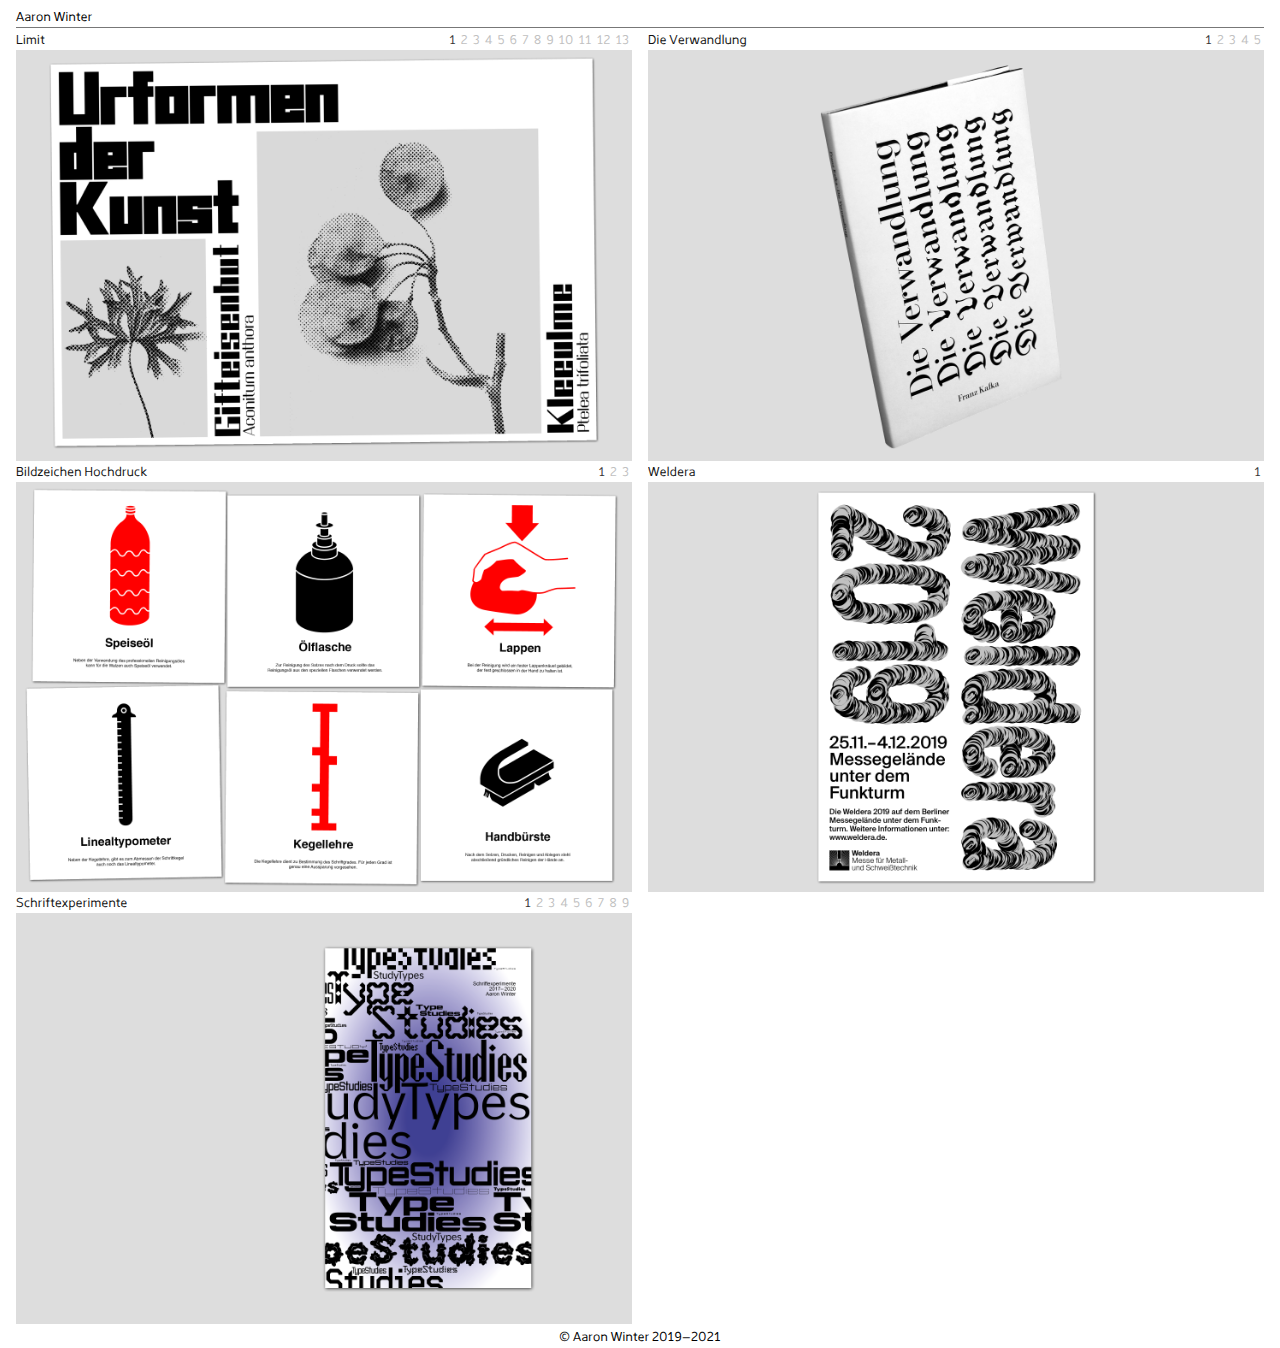
<file: index.html>
<!DOCTYPE html>
<head>
	<title>Aaron Winter – Portfolio</title>
    <meta charset="utf-8">
    <meta http-equiv="Content-Type" content="text/html">
    <meta content="True" name="HandheldFriendly">
    <meta content="320" name="MobileOptimized">
    <meta name="viewport" content="width=device-width, initial-scale=1.0">
    <link rel="stylesheet" href="css/main.css" type='text/css'>
    <script src="js/jquery-1.9.1.min.js"></script>
    <script src="js/javascripts.js"></script>
    <script>
    document.addEventListener('touchstart', function addtouchclass(e){ // first time user touches the screen
        document.documentElement.classList.add('can-touch') // add "can-touch" class to document root using classList API
        document.removeEventListener('touchstart', addtouchclass, false) // de-register touchstart event
    }, false)
    </script>
</head>
<body onresize="setBoxHeight();" onload="setBoxHeight();">
    <div id="wrapper">
        <div id="kopf">
            <div class="name-container">
                <div class="name">Aaron Winter</div><span class="b">.</span>
            </div>
          <div class="clear"></div>
        </div>

       <div class ="text" >
          <div class="work" id="thearchive"> 
          <!-- - - - - - - - - - - - - - - - - - - - - - - - - - - - - - - - - -->
          <div class="singlework r">
          <div>
            <a class="worktitle doc first" href="javascript:void(0);">Limit
              <div class="right">
                <p class="demo1">1</p> 
                <p class="demo1">2</p> 
                <p class="demo1">3</p>
                <p class="demo1">4</p>
                <p class="demo1">5</p> 
                <p class="demo1">6</p> 
                <p class="demo1">7</p>
                <p class="demo1">8</p>
                <p class="demo1">9</p> 
                <p class="demo1">10</p> 
                <p class="demo1">11</p>
                <p class="demo1">12</p>
                <p class="demo1">13</p> 
              </div>
            </a>
          </div>
          <!-- Description --->
            <div class="doc-text screen" onclick="click();">
	            <div class="doc-l">
	            <p>
	              Limit ist eine konstruierte Schriftsippe mit einem normalen und einem Slab Schnitt sowie einer Inline und einer parametrisierten Variante. Der Schriftentwurf leitete sich von einem Raster her und ist ganz ohne Kurven gestaltet. Das Projekt ist auf einer Webseite dokumentiert.
	            </p>
	            </div>
	            <div class="doc-r">
	              <hr class="f-hr">
	              <p>Arbeitsfeld: Schriftgestaltung</p>
	              <hr>
	              <p>Arbeitszeitraum: Oktober 2020 – März 2021</p>
	              <hr>
	              <p>Projektseite: <a id="link" target="_blank" href="Limit/Limit-Normal.html">avvinter.github.io/Limit/Limit-Normal.html</a></p>              
	            </div>
            </div>  
          <!-- Images -->        
          <div class="doc-img imgs" onclick="plusDivs(1,1)" style="max-width:800px">
              <img class="mySlides1 fadein" src="img/limit-1.png" style="width:100%">
              <img class="mySlides1 fadein" src="img/limit-2.png" style="width:100%">
              <img class="mySlides1 fadein" src="img/limit-3.png" style="width:100%">
              <img class="mySlides1 fadein" src="img/limit-4.png" style="width:100%">
              <img class="mySlides1 fadein" src="img/limit-5.png" style="width:100%">
              <img class="mySlides1 fadein" src="img/limit-6.png" style="width:100%">
              <img class="mySlides1 fadein" src="img/limit-7.png" style="width:100%">
              <img class="mySlides1 fadein" src="img/limit-8.png" style="width:100%">
              <img class="mySlides1 fadein" src="img/limit-9.png" style="width:100%">
              <img class="mySlides1 fadein" src="img/limit-10.png" style="width:100%">
              <img class="mySlides1 fadein" src="img/limit-11.png" style="width:100%">
              <img class="mySlides1 fadein" src="img/limit-12.png" style="width:100%">
              <img class="mySlides1 fadein" src="img/limit-13.png" style="width:100%">
            <div style="float:none;clear:left;"></div>
          </div>
          </div>
          <!-- - - - - - - - - - - - - - - - - - - - - - - - - - - - - - - - - -->
          <div class="singlework">
           <div>
            <a class="worktitle doc first" href="javascript:void(0);">Die Verwandlung
            <div class="right">
                <p class="demo2 fadein">1</p> 
                <p class="demo2 fadein">2</p> 
                <p class="demo2 fadein">3</p>
                <p class="demo2 fadein">4</p>
                <p class="demo2 fadein">5</p> 
              </div>
            </a>
          </div>
          <!-- Description --->
            <div class="doc-text">
            <div class="doc-l">
            <p>
              Eine typographische Interpretation von Franz Kafkas Verwandlung. Die Satzschrift transformiert sich Seite für Seite für den Leser kaum wahrnehmbar von einer Antiqua zu einer Grotesk. Auf dem Cover wandelt sich eine klassizistische zu einer gebrochenen Schrift.
            </p>
            </div>
            <div class="doc-r">
            	<hr class="f-hr">
              <p>Arbeitsfeld: Buchgestaltung</p>
              <hr>
              <p>Arbeitszeitraum: April 2020 – Juli 2020</p>
              <hr>
              <p>Ergebnis: Hardcover Buch</p>              
            </div>
            </div>  
          <!-- Images -->     
          <div class="doc-img imgs" onclick="plusDivs(1,2)" style="max-width:800px">
              <img class="mySlides2 fadein" src="img/verwandlung-1.png" style="width:100%">
              <img class="mySlides2 fadein" src="img/verwandlung-2.png" style="width:100%">
              <img class="mySlides2 fadein" src="img/verwandlung-3.png" style="width:100%">
              <img class="mySlides2 fadein" src="img/verwandlung-4.png" style="width:100%">
              <img class="mySlides2 fadein" src="img/verwandlung-5.png" style="width:100%">
              

            <div style="float:none;clear:left;"></div>
          </div>
          </div>
           <!-- - - - - - - - - - - - - - - - - - - - - - - - - - - - - - - - - -->
           <div class="singlework r">
           <div>
            <a class="worktitle doc first" href="javascript:void(0);">Bildzeichen Hochdruck
              <div class="right">
                <p class="demo3">1</p>
                <p class="demo3">2</p> 
                <p class="demo3">3</p>
              </div>
            </a>
          </div>
          <!-- Description --->
            <div class="doc-text">
            <div class="doc-l">
            <p>
               Bildzeichen für die Hochdruckwerkstatt im Medienhaus der UdK. Anwendung auf Plakaten im Hochdruck. Die Bildzeichen führen mit kleinen Texten in den Hochdruck und die Werkzeuge, die dabei benötigt werden, ein. Ein Projekt in Zusammenarbeit mit Qiyi Su.
            </p>
            </div>
            <div class="doc-r">
            	<hr class="f-hr">
              <p>Arbeitsfeld: Icondesign</p>
              <hr>
              <p>Arbeitszeitraum: Oktober 2019 – März 2020</p>
              <hr>
              <p>Ergebnis: 27 Icons, Plakate im Hochdruck</p>              
            </div>
            </div>  
          <!-- Images -->     
           <div class="doc-img imgs" onclick="plusDivs(1,3)" style="max-width:800px">
              <img class="mySlides3 fadein" src="img/zeichensystem-1.png" style="width:100%">
              <img class="mySlides3 fadein" src="img/zeichensystem-2.png" style="width:100%">
              <img class="mySlides3 fadein" src="img/zeichensystem-3.png" style="width:100%">
            <div style="float:none;clear:left;"></div>
          </div>
          </div>
          <!-- - - - - - - - - - - - - - - - - - - - - - - - - - - - - - - - - -->
          <div class="singlework">
           <div>
            <a class="worktitle doc first" href="javascript:void(0);">Weldera
            <div class="right">
                <p class="demo4">1</p> 
              </div>
            </a>
          </div>
          <!-- Description --->
            <div class="doc-text">
            <div class="doc-l">
            <p>
              Typografisches Plakat für eine fiktive Veranstaltung mit generativem Schriftzug. Die Anmutung des generativen Schriftzuges erinnert an eine Schweißnaht. Umsetzung in zweifarbigem Siebdruck.
            </p>
            </div>
            <div class="doc-r">
            	<hr class="f-hr">
              <p>Arbeitsfeld: Plakatgestaltung</p>
              <hr>
              <p>Arbeitszeitraum: Oktober 2019 – Februar 2021</p>
              <hr>
              <p>Ergebnis: DIN A0 Plakat, Siebdruck (Schwarz, Silber)</p>              
            </div>
            </div>  
          <!-- Images -->     
          <div class="doc-img imgs" onclick="plusDivs(1,4)" style="max-width:800px">
              <img class="mySlides4" src="img/weldera.png" style="width:100%">
            <div style="float:none;clear:left;"></div>
          </div>
          </div>
          <!-- - - - - - - - - - - - - - - - - - - - - - - - - - - - - - - - - -->
          <div class="singlework r">
          <div>
            <a class="worktitle doc first" href="javascript:void(0);">Schriftexperimente
              <div class="right">
                <p class="demo5">1</p> 
                <p class="demo5">2</p> 
                <p class="demo5">3</p>
                <p class="demo5">4</p>
                <p class="demo5">5</p> 
                <p class="demo5">6</p> 
                <p class="demo5">7</p>
                <p class="demo5">8</p>
                <p class="demo5">9</p>
              </div>
            </a>
          </div>
          <!-- Description --->
            <div class="doc-text">
            <div class="doc-l">
            <p>
              Schriftmusterbuch mit experimentellen Schriftentwürfen. Die Schriften sind keine gebrauchsfertigen Fonts, sondern Studien, Skizzen und Versuche in unterschiedlichen Stadien. Das Musterbuch zeigt neben größeren Textbeispielen den Glyphenumfang.
            </p>
            </div>
            <div class="doc-r">
              <hr class="f-hr">
              <p>Arbeitsfeld: Schriftgestaltung</p>
              <hr>
              <p>Arbeitszeitraum: Oktober 2020</p>
              <hr>
              <p>Produkt: Digitaldruck 170 × 280 mm, Rückstichheftung</p>              
            </div>
            </div>  
          <!-- Images -->        
          <div class="doc-img imgs" onclick="plusDivs(1,5)" style="max-width:800px">
              <img class="mySlides5 fadein" src="img/type-experiments-1.png" style="width:100%">
              <img class="mySlides5 fadein" src="img/type-experiments-2.png" style="width:100%">
              <img class="mySlides5 fadein" src="img/type-experiments-3.png" style="width:100%">
              <img class="mySlides5 fadein" src="img/type-experiments-4.png" style="width:100%">
              <img class="mySlides5 fadein" src="img/type-experiments-5.png" style="width:100%">
              <img class="mySlides5 fadein" src="img/type-experiments-6.png" style="width:100%">
              <img class="mySlides5 fadein" src="img/type-experiments-7.png" style="width:100%">
              <img class="mySlides5 fadein" src="img/type-experiments-8.png" style="width:100%">
              <img class="mySlides5 fadein" src="img/type-experiments-9.png" style="width:100%">
            <div style="float:none;clear:left;"></div>
          </div>
          </div>
         <div class="clear"></div>
          <div class="imprint">&copy Aaron Winter 2019<span style="padding: 1px;">–</span>2021</div>
          </div>
          
          <div class="clear"></div>

      </div>
      <div class="clear"></div>

      </div>

<script>
var slideIndexCol = [1,1,1,1,1];

showDivs(1,1);
showDivs(1,2);
showDivs(1,3);
showDivs(1,4);
showDivs(1,5);

function plusDivs(n,wn) {
  showDivs(slideIndexCol[wn-1] += n,wn);
}

function showDivs(n,workNum) {
  var i;
  var x = document.getElementsByClassName("mySlides" + workNum);
  var dots = document.getElementsByClassName("demo" + workNum);
  if (n > x.length) {slideIndexCol[workNum-1] = 1}    
  if (n < 1) {slideIndexCol[workNum-1] = x.length}
  for (i = 0; i < x.length; i++) {
    x[i].style.display = "none";  
  }
  for (i = 0; i < dots.length; i++) {
    dots[i].className = dots[i].className.replace(" active", "");
  }
  x[slideIndexCol[workNum-1]-1].style.display = "block";  
  dots[slideIndexCol[workNum-1]-1].className += " active";
}

function setBoxHeight(){
  var w = window.innerWidth;
  if(w > 799){
    var contis = document.getElementsByClassName("doc-text");

    for (var i = 0; i < contis.length; i++) {
      var c = contis[i];
      c.style.height = (document.getElementsByClassName("imgs")[0].offsetHeight) + "px";
    }
  } else {
    var contis = document.getElementsByClassName("doc-text");

    for (var i = 0; i < contis.length; i++) {
      var c = contis[i];
      c.style.height = "auto";
    }
  }
}

function setBackgroundss(){
  var cols = ["#000","#990f34","#8f7528","#19841c","#058a7f","#0e285e","#470e5e"];
  var num = Math.floor(Math.random() * 7);
  var imgDivs = document.getElementsByClassName("imgs");
  for (var i = 0; i < imgDivs.length; i++) {
    var c = imgDivs[i];
    c.style.backgroundColor = cols[num];
  }
  setBoxHeight();
}

</script>
</html>
</file>
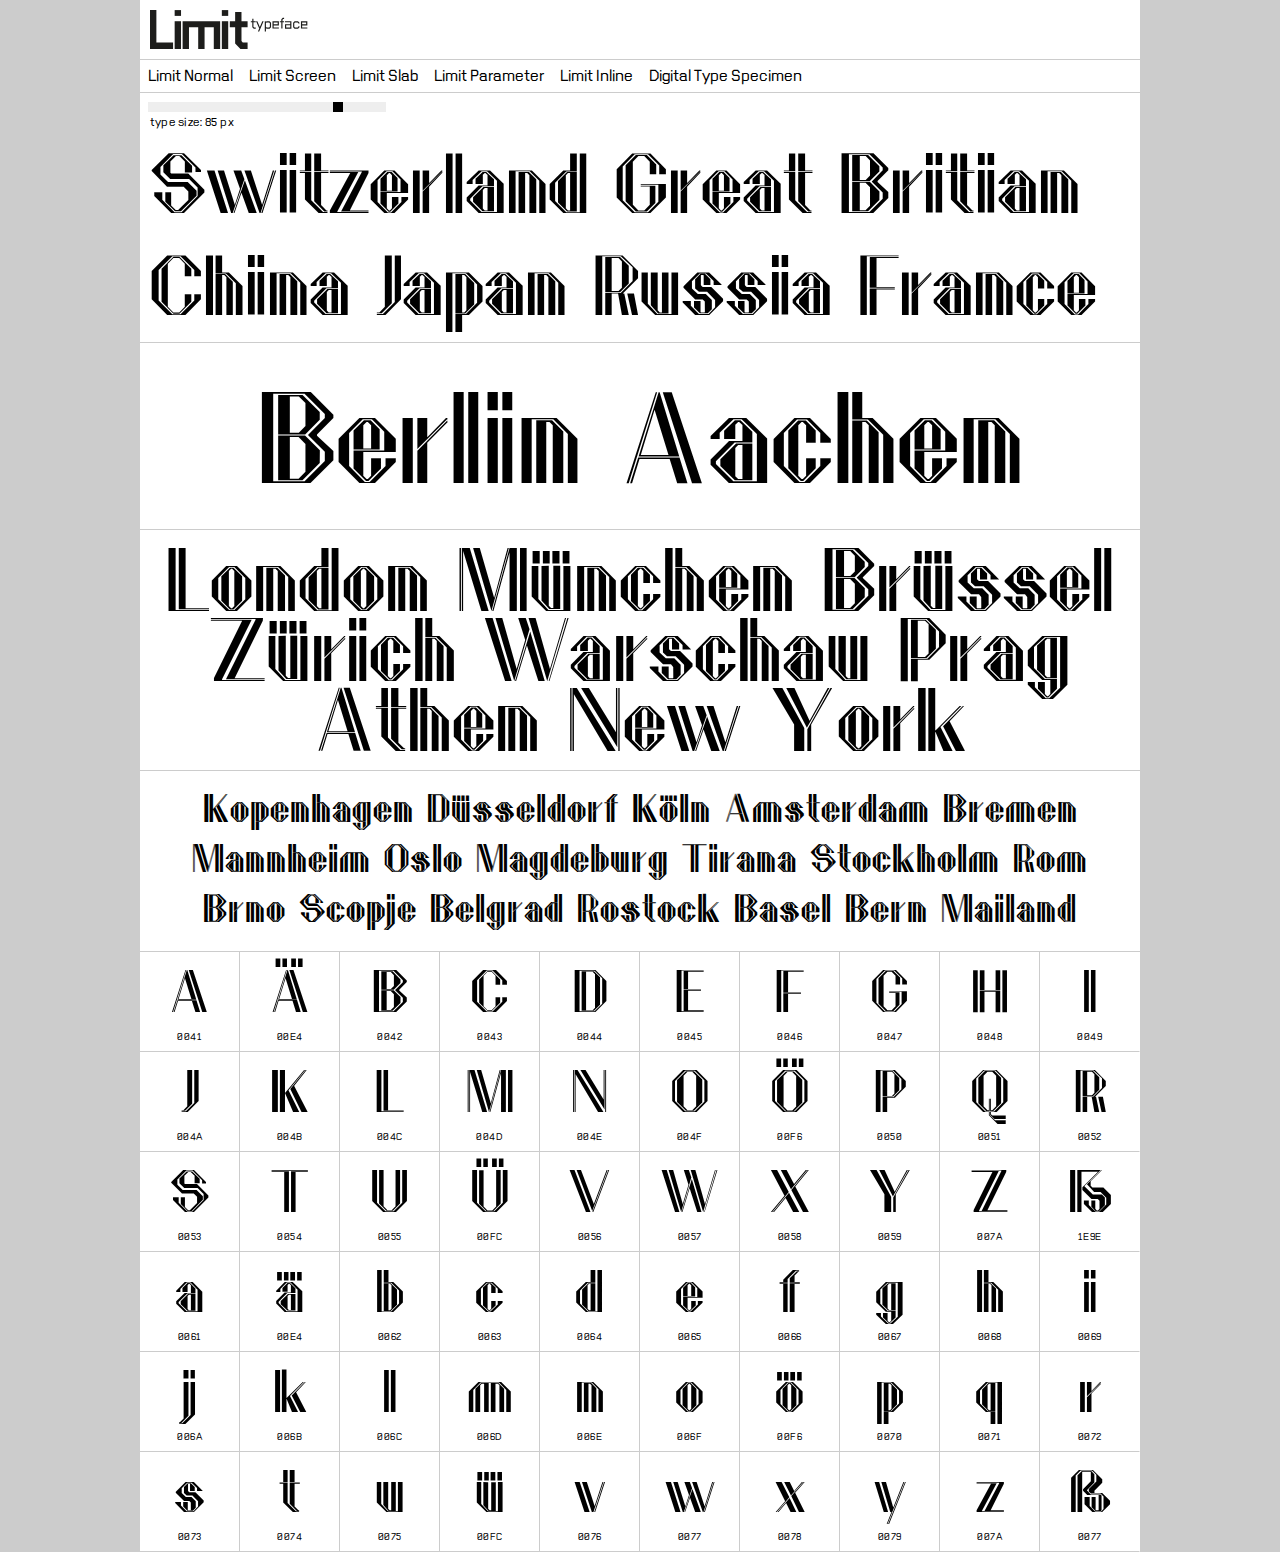
<file: Limit/Limit-Inline.html>
<!DOCTYPE html>
<html>
<head>
	<meta charset="utf-8">
    <meta http-equiv="Content-Type" content="text/html">
    <meta content="True" name="HandheldFriendly">
    <meta content="320" name="MobileOptimized">
    <meta name="viewport" content="width=device-width, initial-scale=1.0">
	<title>Limit Typeface – Inline</title>
	<link rel="stylesheet" type="text/css" href="css/sliders-specimen.css">
	<link rel="stylesheet" type="text/css" href="css/fonts.css">
	<style type="text/css">
    body{background-color: #ccc;margin:0; -webkit-hyphens: auto; -ms-hyphens: auto; hyphens: auto;}
    
	.wrap{margin:0 auto;max-width: 1000px;background-color: white;}
	.header{padding:10px;padding-bottom:6px;border-bottom:1px solid #ccc;border-bottom: 0.5px solid #ccc;}
	.navigation{width:100%;border-bottom:1px solid #ccc;border-bottom: 0.5px solid #ccc;box-sizing: border-box;padding:0;float:left;}
	.navigation a{padding:5px 8px 8px 8px; text-decoration:none; color:#000;float:left;}
	.navigation a:hover{text-decoration:none; background-color:#eee;}
	.textinput-sliders{width:100%;background-color:;padding:7px 5px 10px 5px;box-sizing: border-box;font-size: 12px;letter-spacing: 0.5px;font-family:'limit-80';}
	.textinput-sliders span{font-size: 12px;letter-spacing: 0.5px;font-family:'limit-80';}
	.textinput-sliders p{font-size: 12px;letter-spacing: 0.5px;font-family:'limit-80';}
	.inputbox{float:left;box-sizing: border-box;padding: 0px 5px 0px 5px;width:25%;}
	.fontname{padding:10px;border-bottom:1px solid #ccc;border-bottom: 0.5px solid #ccc;}
	.segment{padding:10px 10px 20px 10px;box-sizing:border-box;border-bottom:1px solid #ccc;border-bottom: 0.5px solid #ccc;border-bottom: 0.5px solid #ccc;}
	#h{font-family: 'limit-inline';font-size: 85px;padding:00px 10px 10px 10px;box-sizing:border-box;border-bottom:1px solid #ccc;border-bottom: 0.5px solid #ccc;-webkit-hyphens: none; -ms-hyphens: none; hyphens: none;}
	
	p{margin:0;padding:0;/*font-variant-numeric: oldstyle-nums;*/}
	[contenteditable] {outline: 0px solid transparent;}
	.glyphbox{
		width:10%;
		box-sizing:border-box;
		border-right:1px solid #ccc;border-right:0.5px solid #ccc;
		border-bottom:1px solid #ccc;border-bottom: 0.5px solid #ccc;
		text-align:center;
		float:left;
		padding-bottom:10px;
		height:100px;
	}
	.glyphbox p{font-size:60px;}
	.glyphbox span{font-size:10px;letter-spacing: 0.5px;}
	#bw{border-right:1px solid transparent;}
	.finline{font-family:'limit-inline';text-align: center;}
	.f100{font-family:'limit-100';}
	.f80{font-family:'limit-80';}
	.f56{font-family:'limit-56';}
	.f32{font-family:'limit-32';}
	.f18{font-family:'limit-18';letter-spacing: 0.5px;}
	.f10{font-family:'limit-10';letter-spacing: 0.5px;}
	#bw{border-right:1px solid #fff;}
	#ham{background-image: url('img/hamlines.svg');}
	#ham:hover{background-color: #f6f6f6;}
	input[type=checkbox]{display: none;}	
	@media only screen and (max-width: 679px) {
	/*toggle mobile- - - - - - - - - - - - - - - - - - - - - - - - - - - - - - - - - - */
	.nava{height:40px;width:40px; float:right;}
	.nava:hover{cursor: pointer;}
	label {	background-color:;	cursor: pointer;}
	label:hover { color: #000;}
	.navtoggle {  -webkit-transition: height .3s ease;  height: 0;  overflow: hidden;	}
	input[type=checkbox]:checked + .navtoggle {height:165px;}
 	/*- - - - - - - - - - - - - - - - - - - - - - - - - - - - - - - - - - - - - - - - - - */
		.header{border-bottom:none; }
		.inputbox{width:100%;margin-bottom: 10px;}
		.navigation a{display: block;float:none;border-bottom:1px solid #ccc;border-bottom:0.5px solid #ccc;}
		.navigation a:last-child{border-bottom: none;}
		.navigation a:first-child{border-top:1px solid #ccc;border-top:0.5px solid #ccc;}
		.glyphbox{width:20%;}
    		.f{border-right: 1px solid #fff;}
	}
    @media only screen and (min-width: 680px) and (max-width: 800px) {
    	.header{border-bottom:1px solid #ccc;border-bottom: 0.5px solid #ccc;}
    		.inputbox{width:50%;}
    		.segment-c2{column-count: 1;}
    		.segment-c3{column-count: 1;}
    		.segment-c4{column-count: 2;}
    		.glyphbox{width:20%;}
    		.f{border-right: 1px solid #fff;}

    }
	@media only screen and (min-width: 801px) {
	    	.header{border-bottom:1px solid #ccc;border-bottom: 0.5px solid #ccc;}
	}
</style>
</head>
<body onresize="checkwidth()">
<div class="wrap">
	<!-- HEADER -->
	<div class="header">
		<img src="img/limit.svg" width="180px">
		<label for="check" class="nava" id="ham"></label>
		<div style="clear:left;float:none;"></div>
	</div>

	<input id="check" class="ham" type="checkbox">
	<div class="f80 navigation navtoggle">
		<a href="Limit-Normal.html">Limit Normal</a>
		<a href="Limit-Screen.html">Limit Screen</a>
		<a href="Limit-Slab.html">Limit Slab</a>
		<a href="Limit-Parameter.html">Limit Parameter</a>
		<a href="Limit-Inline.html">Limit Inline</a>
		<a href="Limit-Specimen.html">Digital Type Specimen</a>
	</div>

	<div style="clear:left;float:none;"></div>
	 
	<!-- Limit Parameter --> 

	<div class="textinput-sliders">
		<form>
		    <div class="inputbox">
			    	<input type="range" min="20" max="100" value="85" id="fsize">
			   		<p>type size: <span id="wdemo">85 px</span></p> 
		   	</div>	
		</form>
	</div>
	<div style="clear:left;float:none;"></div>

	<div class="textinput" >
 		<div id="h" contenteditable="true" spellcheck="false">
		Switzerland Great Britian China Japan Russia France
		</div>
	</div>

	<!-- ------------------------------- -->
	<!-- Limit Normal 1000 1000 1000     --> 
    <!-- ------------------------------- -->

	<div class="segment finline" style="font-size:130px;"><p>Berlin Aachen</p></div>
	<div class="segment finline" style="font-size:90px;line-height:70px"><p>London München Brüssel Zürich Warschau Prag Athen New York</p></div>
	<div class="segment finline" style="font-size:40px;line-height:50px;-webkit-hyphens: none; -ms-hyphens: none; hyphens: none;letter-spacing: 1px;"><p>Kopenhagen Düsseldorf Köln Amsterdam Bremen Mannheim Oslo Magdeburg Tirana Stockholm Rom Brno Scopje Belgrad Rostock Basel Bern Mailand</p></div>

	<div class="glyphboxstyle finline">
		<div class="glyphbox"><p>A</p><span class="f80">0041</span></div>
		<div class="glyphbox"><p>Ä</p><span class="f80">00E4</span></div>
		<div class="glyphbox"><p>B</p><span class="f80">0042</span></div>
		<div class="glyphbox"><p>C</p><span class="f80">0043</span></div>
		<div class="glyphbox f"><p>D</p><span class="f80">0044</span></div>
		<div class="glyphbox"><p>E</p><span class="f80">0045</span></div>
		<div class="glyphbox"><p>F</p><span class="f80">0046</span></div>
		<div class="glyphbox"><p>G</p><span class="f80">0047</span></div>
		<div class="glyphbox"><p>H</p><span class="f80">0048</span></div>
		<div class="glyphbox f" id="bw"><p>I</p><span class="f80">0049</span></div>
		<div class="glyphbox"><p>J</p><span class="f80">004A</span></div>
		<div class="glyphbox"><p>K</p><span class="f80">004B</span></div>
		<div class="glyphbox"><p>L</p><span class="f80">004C</span></div>
		<div class="glyphbox"><p>M</p><span class="f80">004D</span></div>
		<div class="glyphbox f"><p>N</p><span class="f80">004E</span></div>
		<div class="glyphbox"><p>O</p><span class="f80">004F</span></div>
		<div class="glyphbox"><p>Ö</p><span class="f80">00F6</span></div>
		<div class="glyphbox"><p>P</p><span class="f80">0050</span></div>
		<div class="glyphbox"><p>Q</p><span class="f80">0051</span></div>
		<div class="glyphbox f" id="bw"><p>R</p><span class="f80">0052</span></div>
		<div class="glyphbox"><p>S</p><span class="f80">0053</span></div>
		<div class="glyphbox"><p>T</p><span class="f80">0054</span></div>
		<div class="glyphbox"><p>U</p><span class="f80">0055</span></div>
		<div class="glyphbox"><p>Ü</p><span class="f80">00FC</span></div>
		<div class="glyphbox f"><p>V</p><span class="f80">0056</span></div>
		<div class="glyphbox"><p>W</p><span class="f80">0057</span></div>
		<div class="glyphbox"><p>X</p><span class="f80">0058</span></div>
		<div class="glyphbox"><p>Y</p><span class="f80">0059</span></div>
		<div class="glyphbox"><p>Z</p><span class="f80">007A</span></div>
		<div class="glyphbox f" id="bw"><p>&#7838;</p><span class="f80">1E9E</span></div>
		<div class="glyphbox"><p>a</p><span class="f80">0061</span></div>
		<div class="glyphbox"><p>ä</p><span class="f80">00E4</span></div>
		<div class="glyphbox"><p>b</p><span class="f80">0062</span></div>
		<div class="glyphbox"><p>c</p><span class="f80">0063</span></div>
		<div class="glyphbox f"><p>d</p><span class="f80">0064</span></div>
		<div class="glyphbox"><p>e</p><span class="f80">0065</span></div>
		<div class="glyphbox"><p>f</p><span class="f80">0066</span></div>
		<div class="glyphbox"><p>g</p><span class="f80">0067</span></div>
		<div class="glyphbox"><p>h</p><span class="f80">0068</span></div>
		<div class="glyphbox f" id="bw"><p>i</p><span class="f80">0069</span></div>
		<div class="glyphbox"><p>j</p><span class="f80">006A</span></div>
		<div class="glyphbox"><p>k</p><span class="f80">006B</span></div>
		<div class="glyphbox"><p>l</p><span class="f80">006C</span></div>
		<div class="glyphbox"><p>m</p><span class="f80">006D</span></div>
		<div class="glyphbox f"><p>n</p><span class="f80">006E</span></div>
		<div class="glyphbox"><p>o</p><span class="f80">006F</span></div>
		<div class="glyphbox"><p>ö</p><span class="f80">00F6</span></div>
		<div class="glyphbox"><p>p</p><span class="f80">0070</span></div>
		<div class="glyphbox"><p>q</p><span class="f80">0071</span></div>
		<div class="glyphbox f" id="bw"><p>r</p><span class="f80">0072</span></div>
		<div class="glyphbox"><p>s</p><span class="f80">0073</span></div>
		<div class="glyphbox"><p>t</p><span class="f80">0074</span></div>
		<div class="glyphbox"><p>u</p><span class="f80">0075</span></div>
		<div class="glyphbox"><p>ü</p><span class="f80">00FC</span></div>
		<div class="glyphbox f"><p>v</p><span class="f80">0076</span></div>
		<div class="glyphbox"><p>w</p><span class="f80">0077</span></div>
		<div class="glyphbox"><p>x</p><span class="f80">0078</span></div>
		<div class="glyphbox"><p>y</p><span class="f80">0079</span></div>
		<div class="glyphbox"><p>z</p><span class="f80">007A</span></div>
		<div class="glyphbox f" id="bw"><p>ß</p><span class="f80">0077</span></div>		
	</div>	
	<div style="clear:left;float:none;"></div>

</div>
<script type="text/javascript">

/*------------------*/
/*test word pramater*/
/*------------------*/
fsize.oninput = function() {
  var fsize = this.value;
  document.getElementById("h").style.fontSize = fsize+"px";
  document.getElementById("wdemo").innerHTML = this.value + "px";
}
</script>
</body>
</html>
</file>
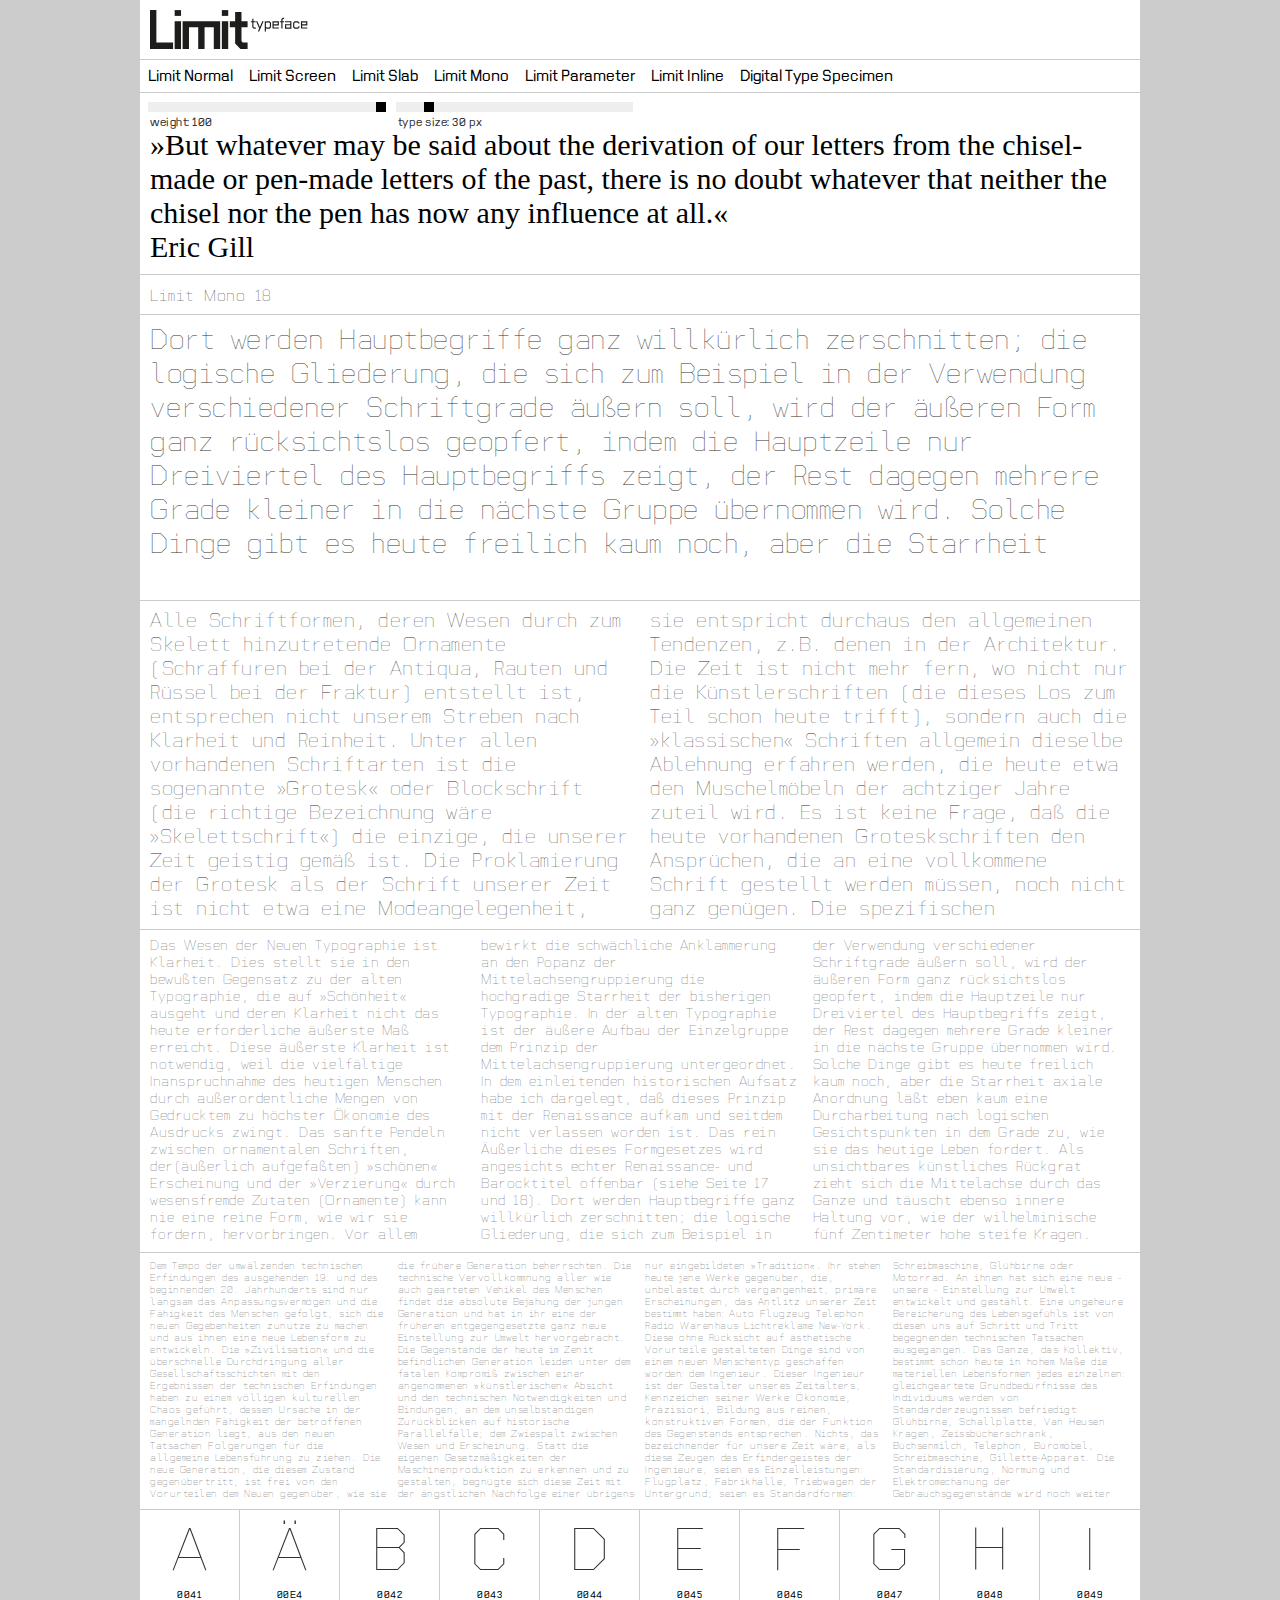
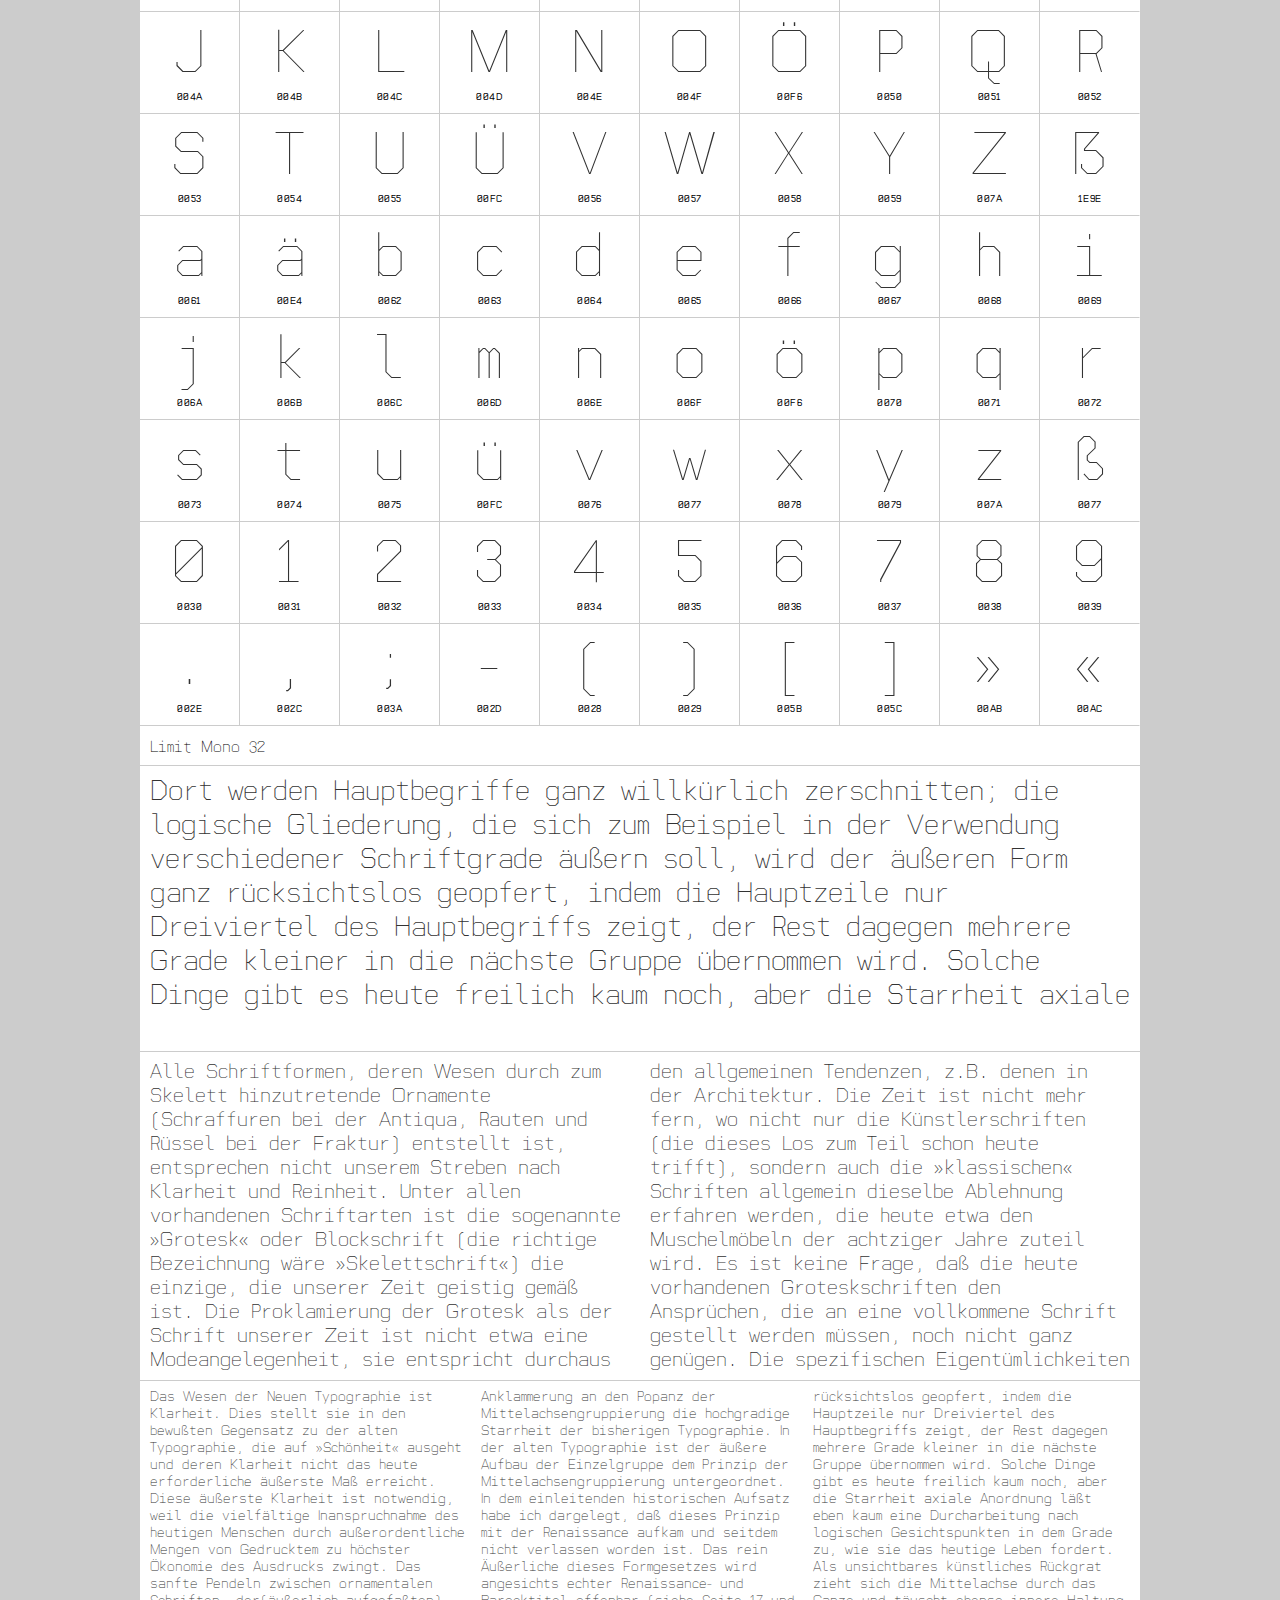
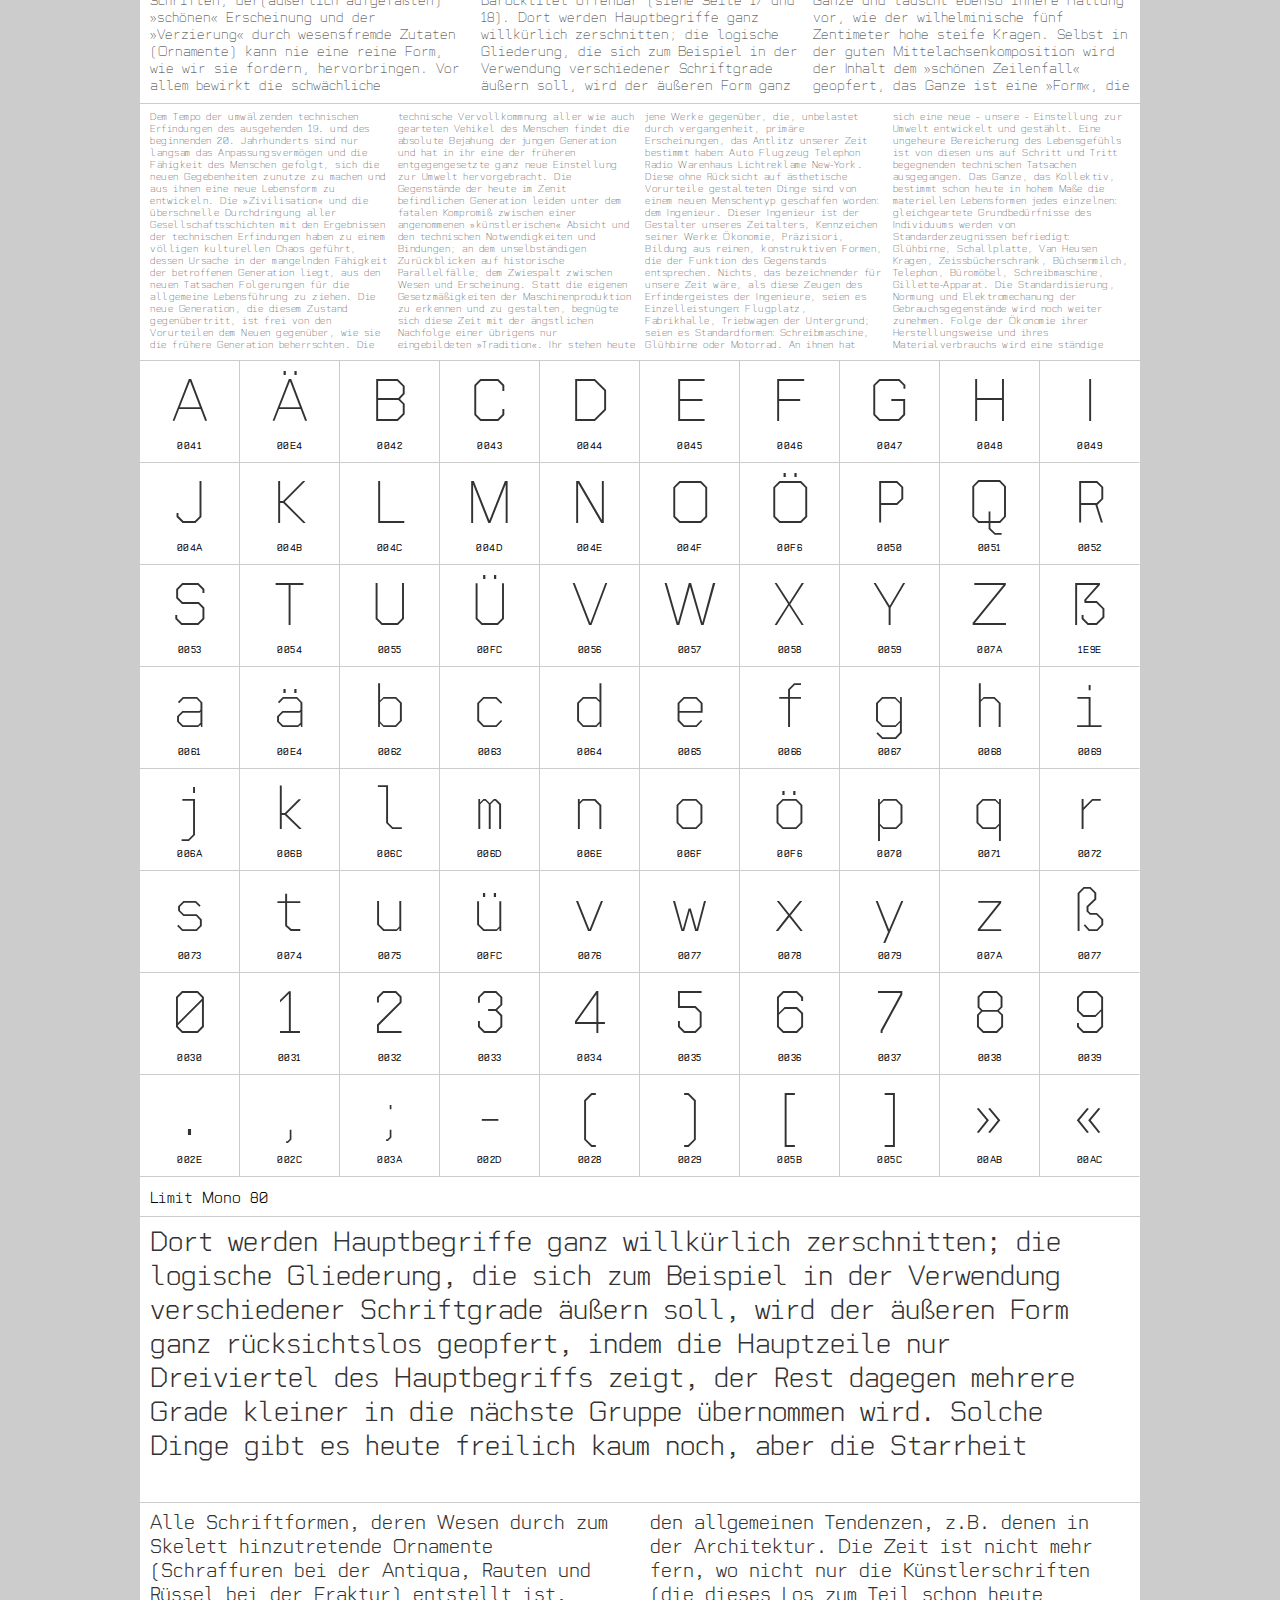
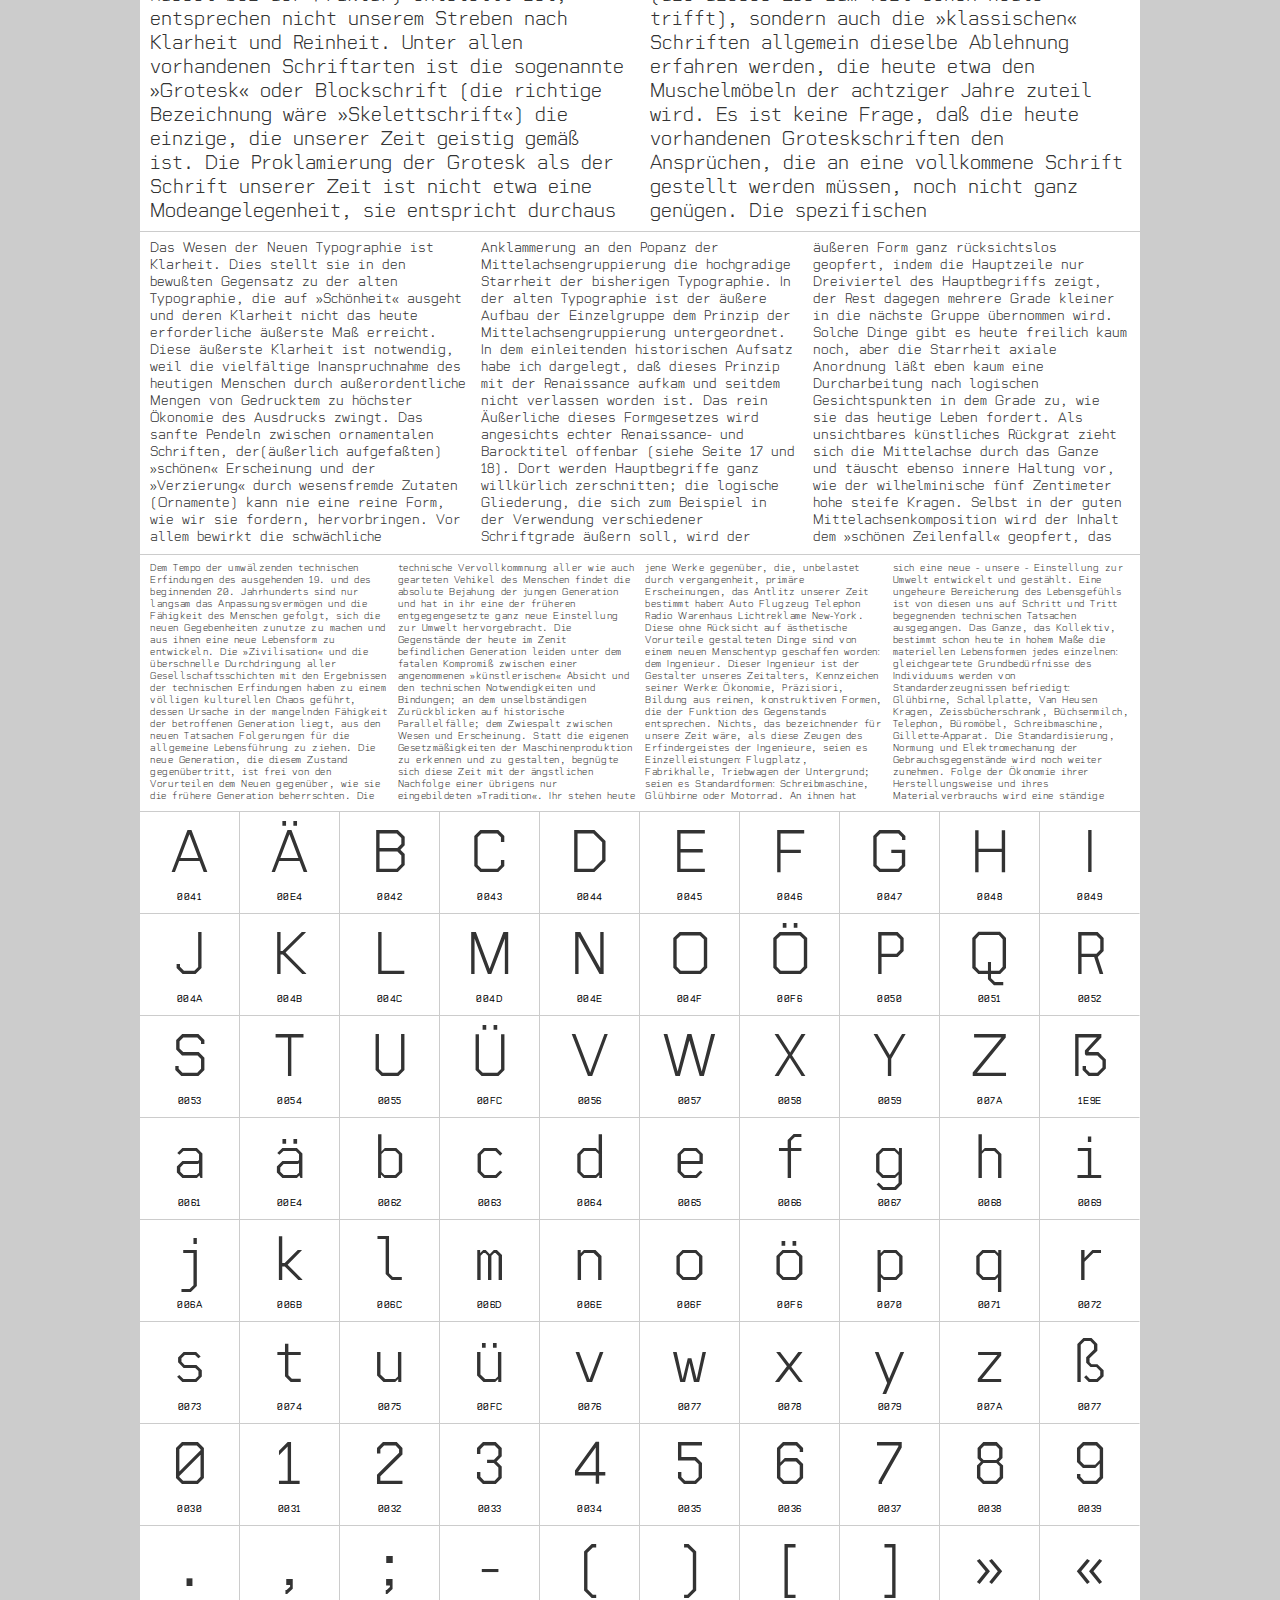
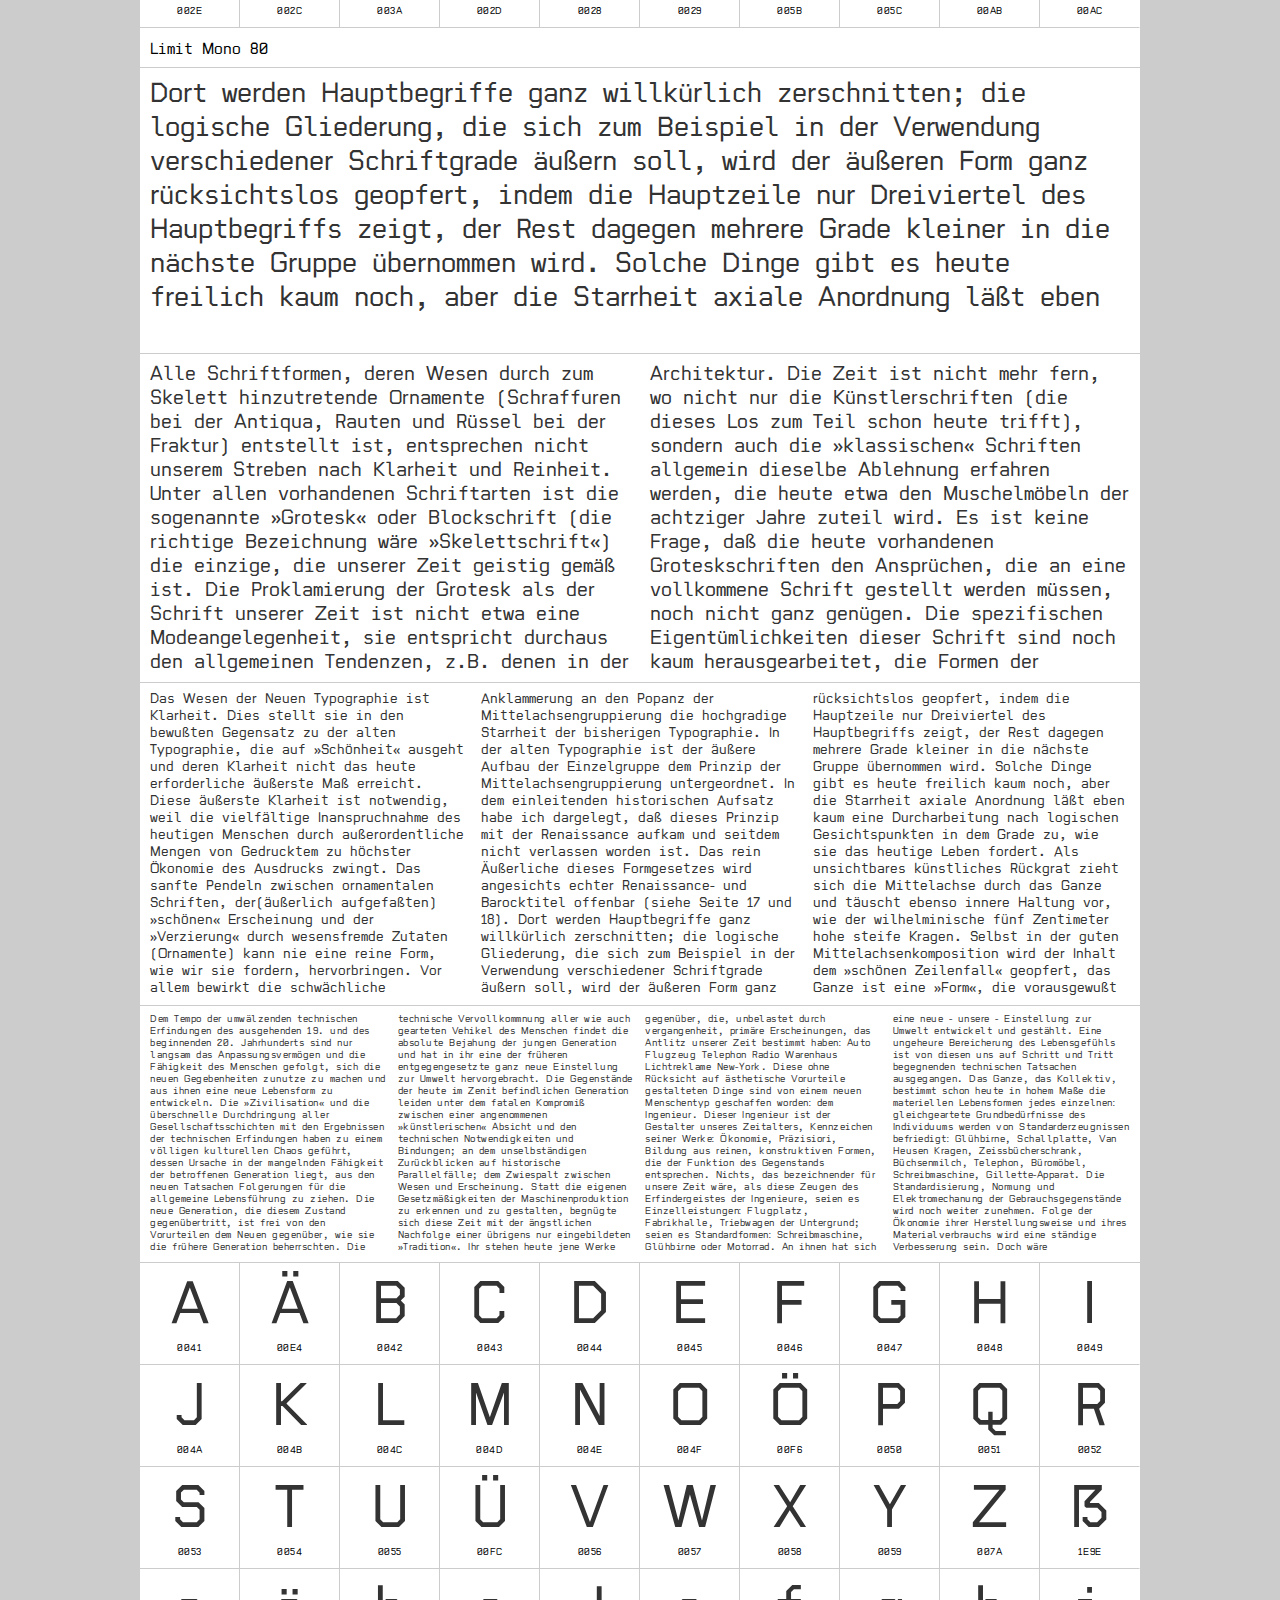
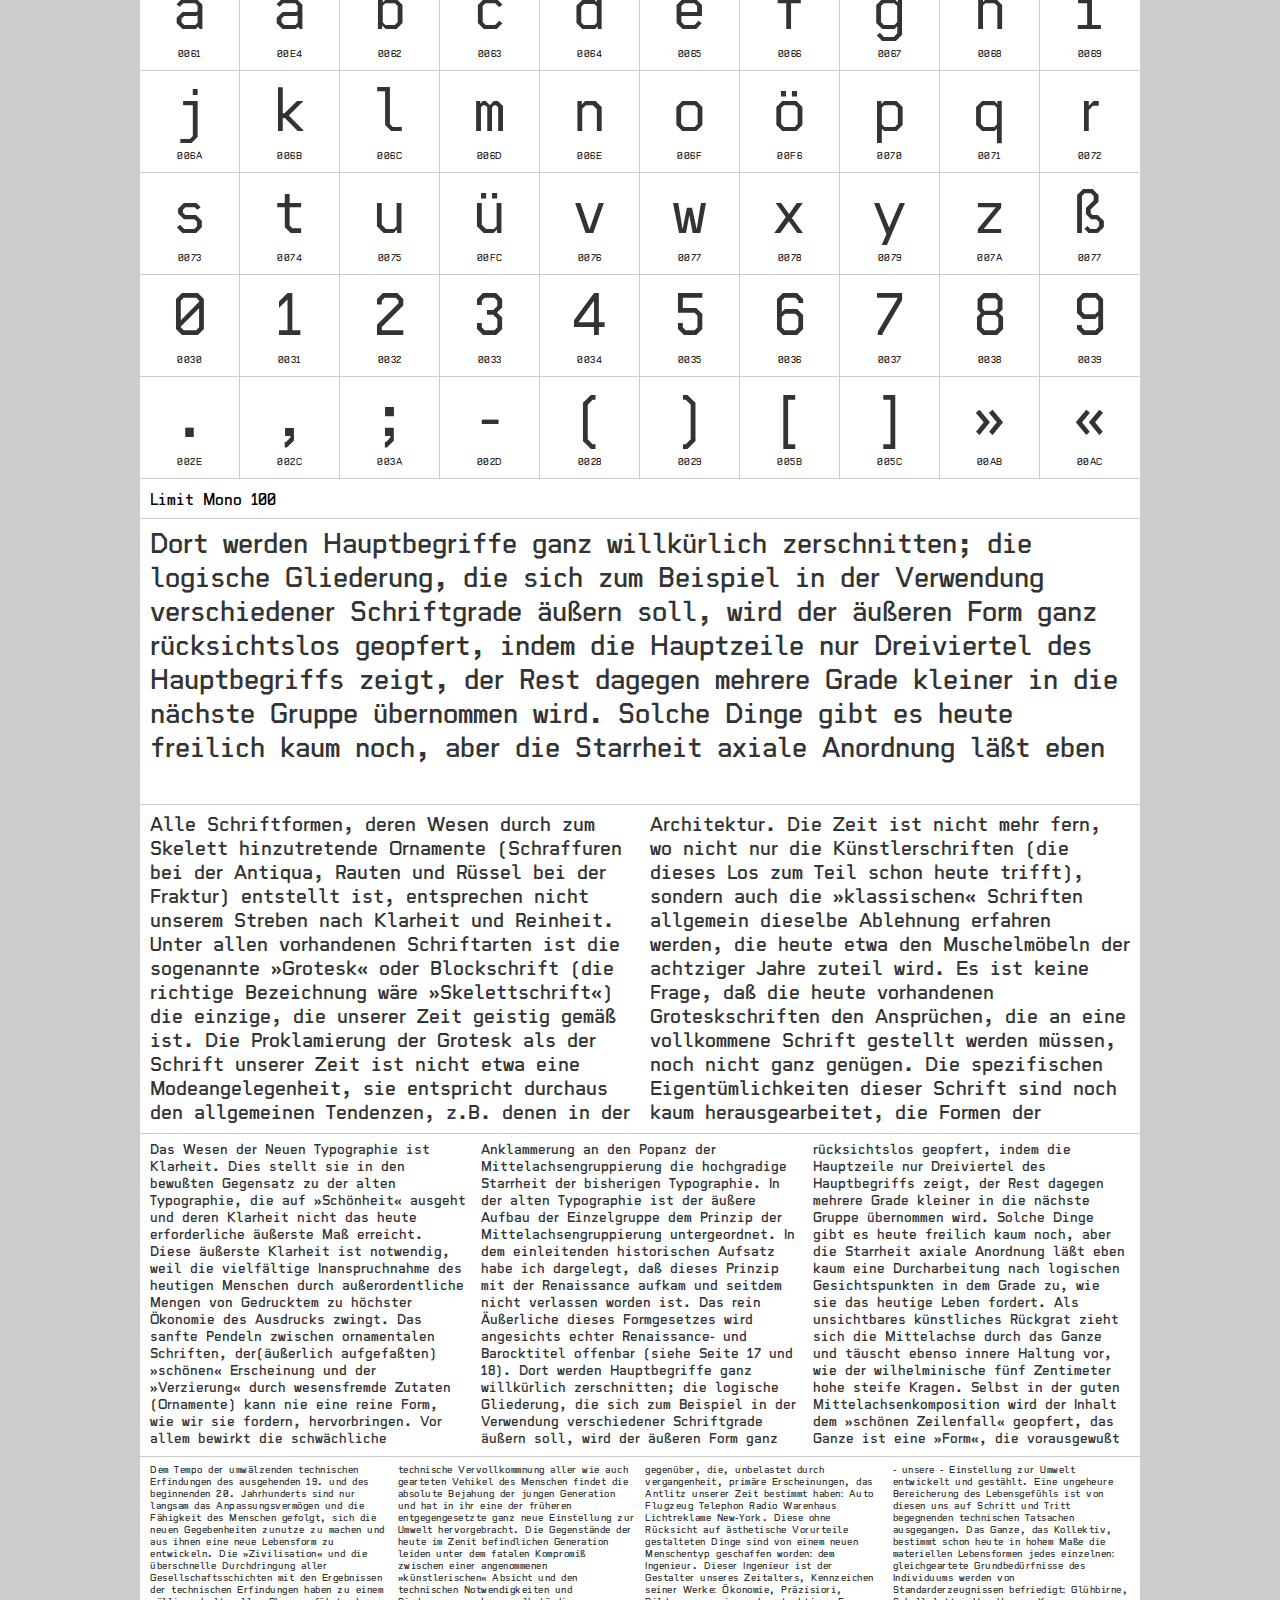
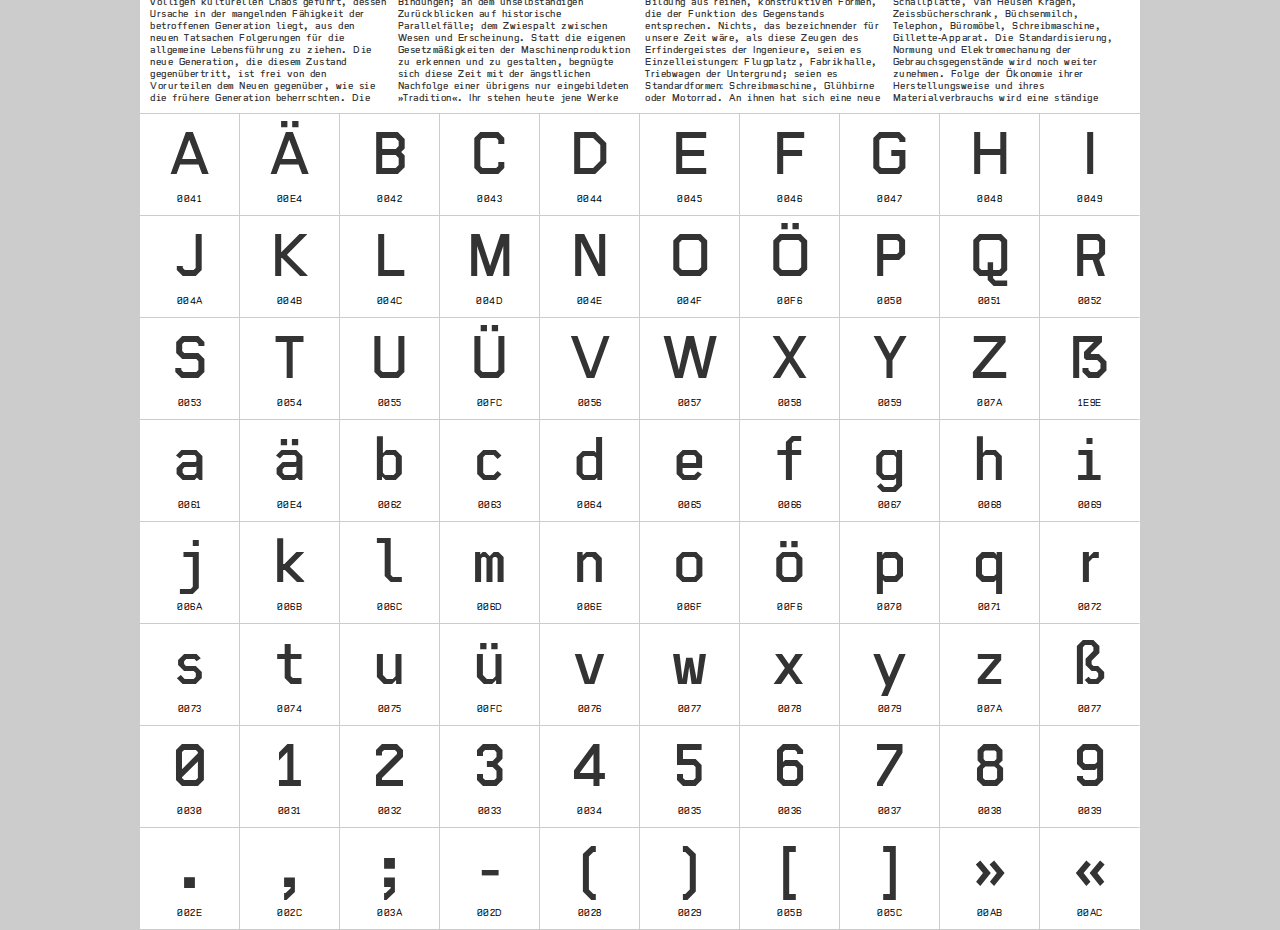
<file: Limit/Limit-Mono.html>
<!DOCTYPE html>
<html>
<head>
	<meta charset="utf-8">
    <meta http-equiv="Content-Type" content="text/html">
    <meta content="True" name="HandheldFriendly">
    <meta content="320" name="MobileOptimized">
    <meta name="viewport" content="width=device-width, initial-scale=1.0">
	<title>Limit Typeface – Mono</title>
	<link rel="stylesheet" type="text/css" href="css/sliders-specimen.css">
	<link rel="stylesheet" type="text/css" href="css/fonts.css">
	<style type="text/css">
    body{background-color: #ccc;margin:0; -webkit-hyphens: auto; -ms-hyphens: auto; hyphens: auto;-moz-hyphens: auto;}
    .wrap{margin:0 auto;max-width: 1000px;background-color: white;}
	.header{padding:10px;padding-bottom:6px;/*border-bottom:1px solid #ccc;border-bottom: 0.5px solid #ccc;*/}
	.navigation{width:100%;border-bottom:1px solid #ccc;border-bottom: 0.5px solid #ccc;box-sizing: border-box;padding:0;float:left;}
	.navigation a{padding:5px 8px 8px 8px; text-decoration:none; color:#000;float:left;font-family: 'limit-80'}
	.navigation a:hover{text-decoration:none; background-color:#eee;}
	.textinput-sliders{width:100%;background-color:;padding:7px 5px 10px 5px;box-sizing: border-box;font-size: 12px;letter-spacing: 0.5px;font-family: 'limit-80';}
	.textinput-sliders span{font-size: 12px;letter-spacing: 0.5px;font-family:'limit-80';}
	.textinput-sliders p{font-size: 12px;letter-spacing: 0.5px;font-family:'limit-80';}
	.inputbox{float:left;box-sizing: border-box;padding: 0px 5px 0px 5px;width:25%;}
	.fontname{padding:10px;border-bottom:1px solid #ccc;border-bottom: 0.5px solid #ccc;}
	#h{font-family: 'limit-mono';font-size: 30px;padding:0px 10px 10px 10px;box-sizing:border-box;border-bottom:1px solid #ccc;border-bottom: 0.5px solid #ccc;}
	.segment-c1{
		font-size:28px;
		padding:6px 10px 10px 10px;
		border-bottom:1px solid #ccc;border-bottom: 0.5px solid #ccc;
		width:100%;float:left;
		box-sizing: border-box;
		column-count: 1;
  		column-width: 100%;
  		height: 286px;
  		overflow: hidden;
  		display: -webkit-box;
  		-webkit-line-clamp: 8;
  		-webkit-box-orient: vertical;
  		text-overflow: ellipsis #fff; white-space: wrap; 
  		color:white;
	}
	.segment-c2{
		font-size:20px;
		padding:6px 10px 10px 10px;
		border-bottom:1px solid #ccc;border-bottom: 0.5px solid #ccc;
		width:100%;float:left;
		box-sizing: border-box;
		
  		display: ;

  		height: 332px;
  		overflow: hidden;
  		display:inline-block;
  		-webkit-line-clamp: 10;
  		-webkit-box-orient: vertical;
  		text-overflow: ellipsis #fff;  
  		color:white;

  		column-count: 2;
  		column-width: 50%;	
	}
	.tcol{box-sizing:border-box;color:#333;}
	.segment-c3{
		display:flexbox;
		font-size:14px;
		padding:6px 10px 10px 10px;
		border-bottom:1px solid #ccc;border-bottom: 0.5px solid #ccc;
		width:calc(100%);float:left;
		box-sizing: border-box;
		column-count: 3;
  		column-width: 33%;
  		line-height: 17px;
  		height: 316px;
  		overflow: hidden;
  		text-overflow:hidden;
	}
	.segment-c4{
		display: flexbox;
		font-size:10px;
		padding:6px 10px 10px 10px;
		border-bottom:1px solid #ccc;border-bottom: 0.5px solid #ccc;
		width:100%;float:left;
		box-sizing: border-box;
		column-count: 4;
  		column-width: 25%;
  		letter-spacing: 0.5px;
  		
  		height: 257px;
  		overflow: hidden;
  		text-overflow:hidden;		
	}
	.f100{font-family: 'limit-mono-100';}
	.f80{font-family: 'limit-mono-80';}
	.f56{font-family: 'limit-mono-56';}
	.f32{font-family: 'limit-mono-32';}
	.f18{font-family: 'limit-mono-18';letter-spacing: 0.5px;}
	.f10{font-family: 'limit-mono-10';letter-spacing: 0.5px;}
	.sans{font-family: sans-serif;font-size: 13px;}
	p{margin:0;padding:0;/*font-variant-numeric: oldstyle-nums;*/color:#333;}
	[contenteditable] {outline: 0px solid transparent;}
	.glyphbox{
		width:10%;
		box-sizing:border-box;
		border-right:1px solid #ccc;border-right:0.5px solid #ccc;
		border-bottom:1px solid #ccc;border-bottom: 0.5px solid #ccc;
		text-align:center;
		float:left;
		padding-bottom:10px;
	}
	.glyphbox p{font-size:60px;}
	.glyphbox span{font-size:10px;letter-spacing: 0.5px;}
	#bw{border-right:1px solid #fff;}
	#ham{background-image: url('img/hamlines.svg');}
	#ham:hover{background-color: #f6f6f6;}
	input[type=checkbox]{display: none;}	

	@media only screen and (min-width: 1px) and (max-width: 679px) {
		/*toggle mobile- - - - - - - - - - - - - - - - - - - - - - - - - - - - - - - - - - */
		.nava{height:40px;width:40px; float:right;}
		.nava:hover{cursor: pointer;}
		label {	background-color:;	cursor: pointer;}
		label:hover { color: #000;}
		.navtoggle {  -webkit-transition: height .3s ease;  height: 0;  overflow: hidden;	}
		input[type=checkbox]:checked + .navtoggle {height:165px;}
	 	/*- - - - - - - - - - - - - - - - - - - - - - - - - - - - - - - - - - - - - - - - - - */
		.header{border-bottom:none; }
		.inputbox{width:100%;margin-bottom: 10px;}
		.navigation a{display: block;float:none;border-bottom:1px solid #ccc;border-bottom:0.5px solid #ccc;}
		.navigation a:last-child{border-bottom: none;}
		.navigation a:first-child{border-top:1px solid #ccc;border-top:0.5px solid #ccc;}
		.segment-c2{column-count: 1;column-width: 100%; max-height: 324px;float:left;}
    	.segment-c3{column-count: 1;font-size:14px;/*height: 316px;*/}
    	.segment-c4{column-count: 2;}
 		.glyphbox{width:20%;}
   		.f{border-right: 1px solid #fff;}	
	}

    @media only screen and (min-width: 680px) and (max-width: 800px) {
    	.header{border-bottom:1px solid #ccc;border-bottom: 0.5px solid #ccc;}
    		.inputbox{width:50%;}
    		.segment-c2{column-count: 2; height: 329px;}
    		.segment-c3{column-count: 3;font-size:14px;height:323px;}
    		.segment-c4{column-count: 4;}
    		.glyphbox{width:20%;}
    		.f{border-right: 1px solid #fff;}
    }

	@media only screen and (min-width: 801px) {
	    	.header{border-bottom:1px solid #ccc;border-bottom: 0.5px solid #ccc;}
	    	.segment-c2{column-count: 2; height: 329px; }
    		.segment-c3{column-count: 3;font-size:14px;height:323px;}
    		.segment-c4{column-count: 4;}
	}
</style>
</head>
<script type="text/javascript">
    var oldY=100;
    document.getElementById("h").style['font-variation-settings'] = "'wght'" + oldY;
    function checkwidth(){
    	var w = window.innerWidth;
    	if(w<680){document.getElementById("ham").style.display= "inline-block";}
    	else {document.getElementById("ham").style.display= "none";}
    }
</script>
<body onresize="checkwidth()">
<div class="wrap">
	<!-- HEADER -->
	<div class="header">
		<img src="img/limit.svg" width="180px">
		<label for="check" class="nava" id="ham"></label>
		<div style="clear:left;float:none;"></div>
	</div>

	<input id="check" class="ham" type="checkbox">
	<div class="f80 navigation navtoggle">
		<a href="Limit-Normal.html">Limit Normal</a>
		<a href="Limit-Screen.html">Limit Screen</a>
		<a href="Limit-Slab.html">Limit Slab</a>
		<a href="Limit-Mono.html">Limit Mono</a>
		<a href="Limit-Parameter.html">Limit Parameter</a>
		<a href="Limit-Inline.html">Limit Inline</a>
		<a href="Limit-Specimen.html">Digital Type Specimen</a>
	</div>

	<div style="clear:left;float:none;"></div>
	<!-- ---------------- -->
	<!-- Typetester --> 
    <!-- ---------------- -->
	 <div class="textinput-sliders">
		<form>
			<div class="inputbox">
		    		<input type="range" min="10" max="100" value="100" id="weight_slider">
		    		<p>weight: <span id="weight_demo"></span></p>
		   	</div>
		    <div class="inputbox">
			    	<input type="range" min="20" max="100" value="30" id="fsize">
			   		<p>type size: <span id="wdemo">30 px</span></p> 
		   	</div>	
		    </form>
	</div>
	<div style="clear:left;float:none;"></div>
	<div class="textinput" >
 		<div id="h" contenteditable="true" spellcheck="false">
		»But whatever may be said about the derivation of our letters from the chisel-made or pen-made letters of the past, there is no doubt whatever that neither the chisel nor the pen has now any influence at all.«
		<br>
		Eric Gill<!-- An Essay on Typography S. 53f.-->
		</div>
	</div>
	<!-- ---------------- -->
	<!-- Limit Screen 18 --> 
    <!-- ---------------- -->
	<div class="f18 fontname">Limit Mono 18</div>

	<div class="segment-c1 f18"><span class="tcol">
		Dort werden Hauptbegriffe ganz willkürlich zerschnitten; die logische Gliederung, die sich zum Beispiel in der Verwendung verschiedener Schriftgrade äußern soll, wird der äußeren Form ganz rücksichtslos geopfert, indem die Hauptzeile nur Dreiviertel des Hauptbegriffs zeigt, der Rest dagegen mehrere Grade kleiner in die nächste Gruppe übernommen wird. Solche Dinge gibt es heute freilich kaum noch, aber die Starrheit axiale Anordnung läßt eben kaum eine Durcharbeitung nach logischen Gesichtspunkten in dem Grade zu, wie sie das heutige Leben fordert. Als unsichtbares künstliches Rückgrat zieht sich die Mittelachse durch das Ganze und täuscht ebenso innere Haltung vor, wie der wilhelminische fünf Zentimeter hohe steife Kragen. 
	</span>
	</div>
	<div class="segment-c2 f18"><span class="tcol">Alle Schriftformen, deren Wesen durch zum Skelett hinzutretende Ornamente (Schraffuren bei der Antiqua, Rauten und Rüssel bei der Fraktur) entstellt ist, entsprechen nicht unserem Streben nach Klarheit und Reinheit. Unter allen vorhandenen Schriftarten ist die sogenannte »Grotesk« oder Blockschrift (die richtige Bezeichnung wäre »Skelettschrift«) die einzige, die unserer Zeit geistig gemäß ist. Die Proklamierung der Grotesk als der Schrift unserer Zeit ist nicht etwa eine Modeangelegenheit, sie entspricht durchaus den allgemeinen Tendenzen, z.B. denen in der Architektur. Die Zeit ist nicht mehr fern, wo nicht nur die Künstlerschriften (die dieses Los zum Teil schon heute trifft), sondern auch die »klassischen« Schriften allgemein dieselbe Ablehnung erfahren werden, die heute etwa den Muschelmöbeln der achtziger Jahre zuteil wird. Es ist keine Frage, daß die heute vorhandenen Groteskschriften den Ansprüchen, die an eine vollkommene Schrift gestellt werden müssen, noch nicht ganz genügen. Die spezifischen Eigentümlichkeiten dieser Schrift sind noch kaum herausgearbeitet, die Formen der Kleinbuchstaben sind noch zu sehr von der humanistischen Minuskel abhängig. Die meisten, und gerade die neuesten künstlerischen Groteskschriften (z.B. Erbar Grotesk und Kabel) zeigen individuell modifizierte Bewegungen, die sie grundsätzlich in eine Linie mit den andern Künstlerschriften stellen. Einen wesentlichen Schritt nach vorwärts bedeutet die Futura von Paul Renner.
	</span>
	</div>
	<div class="segment-c3 f18"><p>Das Wesen der Neuen Typographie ist Klarheit. Dies stellt sie in den bewußten Gegensatz zu der alten Typographie, die auf »Schönheit« ausgeht und deren Klarheit nicht das heute erforderliche äußerste Maß erreicht. Diese äußerste Klarheit ist notwendig, weil die vielfältige Inanspruchnahme des heutigen Menschen durch außerordentliche Mengen von Gedrucktem zu höchster Ökonomie des Ausdrucks zwingt. Das sanfte Pendeln zwischen ornamentalen Schriften, der(äußerlich aufgefaßten) »schönen« Erscheinung und der »Verzierung« durch wesensfremde Zutaten (Ornamente) kann nie eine reine Form, wie wir sie fordern, hervorbringen. Vor allem bewirkt die schwächliche Anklammerung an den Popanz der Mittelachsengruppierung die hochgradige Starrheit der bisherigen Typographie. In der alten Typographie ist der äußere Aufbau der Einzelgruppe dem Prinzip der Mittelachsengruppierung untergeordnet. In dem einleitenden historischen Aufsatz habe ich dargelegt, daß dieses Prinzip mit der Renaissance aufkam und seitdem nicht verlassen worden ist. Das rein Äußerliche dieses Formgesetzes wird angesichts echter Renaissance- und Barocktitel offenbar (siehe Seite 17 und 18). Dort werden Hauptbegriffe ganz willkürlich zerschnitten; die logische Gliederung, die sich zum Beispiel in der Verwendung verschiedener Schriftgrade äußern soll, wird der äußeren Form ganz rücksichtslos geopfert, indem die Hauptzeile nur Dreiviertel des Hauptbegriffs zeigt, der Rest dagegen mehrere Grade kleiner in die nächste Gruppe übernommen wird. Solche Dinge gibt es heute freilich kaum noch, aber die Starrheit axiale Anordnung läßt eben kaum eine Durcharbeitung nach logischen Gesichtspunkten in dem Grade zu, wie sie das heutige Leben fordert. Als unsichtbares künstliches Rückgrat zieht sich die Mittelachse durch das Ganze und täuscht ebenso innere Haltung vor, wie der wilhelminische fünf Zentimeter hohe steife Kragen. Selbst in der guten Mittelachsenkomposition wird der Inhalt dem »schönen Zeilenfall« geopfert, das Ganze ist eine »Form«, die vorausgewußt ist und darum unorganisch sein muß. Ich persönlich glaube, daß es nicht einem einzelnen vorbehalten sein kann, die Schrift unseres Zeitalters zu schaffen, die von jeder persönlichen Linienführung frei sein müßte. Sie wird das Werk mehrerer sein, unter denen sich wohl auch ein Ingenieur befinden müßte. Es ist keine Frage, daß die heute vorhandenen Groteskschriften den Ansprüchen, die an eine vollkommene Schrift gestellt werden müssen, noch nicht ganz genügen. Die spezifischen Eigentümlichkeiten dieser Schrift sind noch kaum herausgearbeitet, die Formen insbesondere der Kleinbuchstaben sind noch zu sehr von der humanistischen Minuskel abhängig. In der alten Typographie ist der äußere Aufbau der Einzelgruppe dem Prinzip der Mittelachsengruppierung untergeordnet.
	</p>
	</div>
	<div class="segment-c4 f18"><p>Dem Tempo der umwälzenden technischen Erfindungen des ausgehenden 19. und des beginnenden 20. Jahrhunderts sind nur langsam das Anpassungsvermögen und die Fähigkeit des Menschen gefolgt, sich die neuen Gegebenheiten zunutze zu machen und aus ihnen eine neue Lebensform zu entwickeln. Die »Zivilisation« und die überschnelle Durchdringung aller Gesellschaftsschichten mit den Ergebnissen der technischen Erfindungen haben zu einem völligen kulturellen Chaos geführt, dessen Ursache in der mangelnden Fähigkeit der betroffenen Generation liegt, aus den neuen Tatsachen Folgerungen für die allgemeine Lebensführung zu ziehen. Die neue Generation, die diesem Zustand gegenübertritt, ist frei von den Vorurteilen dem Neuen gegenüber, wie sie die frühere Generation beherrschten. Die technische Vervollkommnung aller wie auch gearteten Vehikel des Menschen findet die absolute Bejahung der jungen Generation und hat in ihr eine der früheren entgegengesetzte ganz neue Einstellung zur Umwelt hervorgebracht. Die Gegenstände der heute im Zenit befindlichen Generation leiden unter dem fatalen Kompromiß zwischen einer angenommenen »künstlerischen« Absicht und den technischen Notwendigkeiten und Bindungen; an dem unselbständigen Zurückblicken auf historische Parallelfälle; dem Zwiespalt zwischen Wesen und Erscheinung. Statt die eigenen Gesetzmäßigkeiten der Maschinenproduktion zu erkennen und zu gestalten, begnügte sich diese Zeit mit der ängstlichen Nachfolge einer übrigens nur eingebildeten »Tradition«. Ihr stehen heute jene Werke gegenüber, die, unbelastet durch vergangenheit, primäre Erscheinungen, das Antlitz unserer Zeit bestimmt haben: Auto Flugzeug Telephon Radio Warenhaus Lichtreklame New-York. Diese ohne Rücksicht auf ästhetische Vorurteile gestalteten Dinge sind von einem neuen Menschentyp geschaffen worden: dem Ingenieur. Dieser Ingenieur ist der Gestalter unseres Zeitalters, Kennzeichen seiner Werke: Ökonomie, Präzisiori, Bildung aus reinen, konstruktiven Formen, die der Funktion des Gegenstands entsprechen. Nichts, das bezeichnender für unsere Zeit wäre, als diese Zeugen des Erfindergeistes der Ingenieure, seien es Einzelleistungen: Flugplatz, Fabrikhalle, Triebwagen der Untergrund; seien es Standardformen: Schreibmaschine, Glühbirne oder Motorrad. An ihnen hat sich eine neue - unsere - Einstellung zur Umwelt entwickelt und gestählt. Eine ungeheure Bereicherung des Lebensgefühls ist von diesen uns auf Schritt und Tritt begegnenden technischen Tatsachen ausgegangen. Das Ganze, das Kollektiv, bestimmt schon heute in hohem Maße die materiellen Lebensformen jedes einzelnen: gleichgeartete Grundbedürfnisse des Individuums werden von Standarderzeugnissen befriedigt: Glühbirne, Schallplatte, Van Heusen Kragen, Zeissbücherschrank, Büchsenmilch, Telephon, Büromöbel, Schreibmaschine, Gillette-Apparat. Die Standardisierung, Normung und Elektromechanung der Gebrauchsgegenstände wird noch weiter zunehmen. Folge der Ökonomie ihrer Herstellungsweise und ihres Materialverbrauchs wird eine ständige Verbesserung sein. Doch wäre Elektromechanung als Selbstzweck ein Unsinn; ihre Sinngebung ist ein Folgezustand, der auf der Basis der Befriedigung elementarer Bedürfnisse durch höchstwertige Standardprodukte zum ersten Male eine wirkliche und freie Entfaltung aller schöpferischen Kräfte des Menschen ermöglicht. Auf einigen Gebieten machen Standardisierung, auf den meisten ist fast alles noch zu tun. Auch Haus und Wohnung einander entsprechender Individuen sind in ihrem Aufbau gleichgeartet genug und durchaus geeignet, die Forderung der Zeit nach Normung. Es ist keine Frage, daß die heute vorhandenen Groteskschriften den Ansprüchen, die an eine vollkommene Schrift gestellt werden müssen, noch nicht ganz genügen. Die spezifischen Eigentümlichkeiten dieser Schrift sind noch kaum herausgearbeitet, die Formen insbesondere der Kleinbuchstaben sind noch von der Minuskel abhängig. 
	</div>
	<div class="glyphboxstyle f18">
		<div class="glyphbox"><p>A</p><span class="f80">0041</span></div>
		<div class="glyphbox"><p>Ä</p><span class="f80">00E4</span></div>
		<div class="glyphbox"><p>B</p><span class="f80">0042</span></div>
		<div class="glyphbox"><p>C</p><span class="f80">0043</span></div>
		<div class="glyphbox f"><p>D</p><span class="f80">0044</span></div>
		<div class="glyphbox"><p>E</p><span class="f80">0045</span></div>
		<div class="glyphbox"><p>F</p><span class="f80">0046</span></div>
		<div class="glyphbox"><p>G</p><span class="f80">0047</span></div>
		<div class="glyphbox"><p>H</p><span class="f80">0048</span></div>
		<div class="glyphbox f" id="bw"><p>I</p><span class="f80">0049</span></div>
		<div class="glyphbox"><p>J</p><span class="f80">004A</span></div>
		<div class="glyphbox"><p>K</p><span class="f80">004B</span></div>
		<div class="glyphbox"><p>L</p><span class="f80">004C</span></div>
		<div class="glyphbox"><p>M</p><span class="f80">004D</span></div>
		<div class="glyphbox f"><p>N</p><span class="f80">004E</span></div>
		<div class="glyphbox"><p>O</p><span class="f80">004F</span></div>
		<div class="glyphbox"><p>Ö</p><span class="f80">00F6</span></div>
		<div class="glyphbox"><p>P</p><span class="f80">0050</span></div>
		<div class="glyphbox"><p>Q</p><span class="f80">0051</span></div>
		<div class="glyphbox f" id="bw"><p>R</p><span class="f80">0052</span></div>
		<div class="glyphbox"><p>S</p><span class="f80">0053</span></div>
		<div class="glyphbox"><p>T</p><span class="f80">0054</span></div>
		<div class="glyphbox"><p>U</p><span class="f80">0055</span></div>
		<div class="glyphbox"><p>Ü</p><span class="f80">00FC</span></div>
		<div class="glyphbox f"><p>V</p><span class="f80">0056</span></div>
		<div class="glyphbox"><p>W</p><span class="f80">0057</span></div>
		<div class="glyphbox"><p>X</p><span class="f80">0058</span></div>
		<div class="glyphbox"><p>Y</p><span class="f80">0059</span></div>
		<div class="glyphbox"><p>Z</p><span class="f80">007A</span></div>
		<div class="glyphbox f" id="bw"><p>&#7838;</p><span class="f80">1E9E</span></div>
		<div class="glyphbox"><p>a</p><span class="f80">0061</span></div>
		<div class="glyphbox"><p>ä</p><span class="f80">00E4</span></div>
		<div class="glyphbox"><p>b</p><span class="f80">0062</span></div>
		<div class="glyphbox"><p>c</p><span class="f80">0063</span></div>
		<div class="glyphbox f"><p>d</p><span class="f80">0064</span></div>
		<div class="glyphbox"><p>e</p><span class="f80">0065</span></div>
		<div class="glyphbox"><p>f</p><span class="f80">0066</span></div>
		<div class="glyphbox"><p>g</p><span class="f80">0067</span></div>
		<div class="glyphbox"><p>h</p><span class="f80">0068</span></div>
		<div class="glyphbox f" id="bw"><p>i</p><span class="f80">0069</span></div>
		<div class="glyphbox"><p>j</p><span class="f80">006A</span></div>
		<div class="glyphbox"><p>k</p><span class="f80">006B</span></div>
		<div class="glyphbox"><p>l</p><span class="f80">006C</span></div>
		<div class="glyphbox"><p>m</p><span class="f80">006D</span></div>
		<div class="glyphbox f"><p>n</p><span class="f80">006E</span></div>
		<div class="glyphbox"><p>o</p><span class="f80">006F</span></div>
		<div class="glyphbox"><p>ö</p><span class="f80">00F6</span></div>
		<div class="glyphbox"><p>p</p><span class="f80">0070</span></div>
		<div class="glyphbox"><p>q</p><span class="f80">0071</span></div>
		<div class="glyphbox f" id="bw"><p>r</p><span class="f80">0072</span></div>
		<div class="glyphbox"><p>s</p><span class="f80">0073</span></div>
		<div class="glyphbox"><p>t</p><span class="f80">0074</span></div>
		<div class="glyphbox"><p>u</p><span class="f80">0075</span></div>
		<div class="glyphbox"><p>ü</p><span class="f80">00FC</span></div>
		<div class="glyphbox f"><p>v</p><span class="f80">0076</span></div>
		<div class="glyphbox"><p>w</p><span class="f80">0077</span></div>
		<div class="glyphbox"><p>x</p><span class="f80">0078</span></div>
		<div class="glyphbox"><p>y</p><span class="f80">0079</span></div>
		<div class="glyphbox"><p>z</p><span class="f80">007A</span></div>
		<div class="glyphbox f" id="bw"><p>ß</p><span class="f80">0077</span></div>
		<div class="glyphbox"><p>0</p><span class="f80">0030</span></div>
		<div class="glyphbox"><p>1</p><span class="f80">0031</span></div>
		<div class="glyphbox"><p>2</p><span class="f80">0032</span></div>
		<div class="glyphbox"><p>3</p><span class="f80">0033</span></div>
		<div class="glyphbox f"><p>4</p><span class="f80">0034</span></div>
		<div class="glyphbox"><p>5</p><span class="f80">0035</span></div>
		<div class="glyphbox"><p>6</p><span class="f80">0036</span></div>
		<div class="glyphbox"><p>7</p><span class="f80">0037</span></div>
		<div class="glyphbox"><p>8</p><span class="f80">0038</span></div>
		<div class="glyphbox f" id="bw"><p>9</p><span class="f80">0039</span></div>
		<div class="glyphbox"><p>.</p><span class="f80">002E</span></div>
		<div class="glyphbox"><p>,</p><span class="f80">002C</span></div>
		<div class="glyphbox"><p>;</p><span class="f80">003A</span></div>
		<div class="glyphbox"><p>-</p><span class="f80">002D</span></div>	
		<div class="glyphbox f"><p>(</p><span class="f80">0028</span></div>
		<div class="glyphbox"><p>)</p><span class="f80">0029</span></div>
		<div class="glyphbox"><p>[</p><span class="f80">005B</span></div>
		<div class="glyphbox"><p>]</p><span class="f80">005C</span></div>
		<div class="glyphbox"><p>»</p><span class="f80">00AB</span></div>
		<div class="glyphbox" id="bw"><p>«</p><span class="f80">00AC</span></div>
	</div>	
	<div style="clear:left;float:none;"></div>
	<!-- ---------------- -->
	<!-- Limit Screen 32 --> 
    <!-- ---------------- -->
	<div class="f32 fontname">Limit Mono 32</div>

	<div class="segment-c1 f32"><span class="tcol">
		Dort werden Hauptbegriffe ganz willkürlich zerschnitten; die logische Gliederung, die sich zum Beispiel in der Verwendung verschiedener Schriftgrade äußern soll, wird der äußeren Form ganz rücksichtslos geopfert, indem die Hauptzeile nur Dreiviertel des Hauptbegriffs zeigt, der Rest dagegen mehrere Grade kleiner in die nächste Gruppe übernommen wird. Solche Dinge gibt es heute freilich kaum noch, aber die Starrheit axiale Anordnung läßt eben kaum eine Durcharbeitung nach logischen Gesichtspunkten in dem Grade zu, wie sie das heutige Leben fordert. Als unsichtbares künstliches Rückgrat zieht sich die Mittelachse durch das Ganze und täuscht ebenso innere Haltung vor, wie der wilhelminische fünf Zentimeter hohe steife Kragen. 
	</span>
	</div>
	<div class="segment-c2 f32"><span class="tcol">Alle Schriftformen, deren Wesen durch zum Skelett hinzutretende Ornamente (Schraffuren bei der Antiqua, Rauten und Rüssel bei der Fraktur) entstellt ist, entsprechen nicht unserem Streben nach Klarheit und Reinheit. Unter allen vorhandenen Schriftarten ist die sogenannte »Grotesk« oder Blockschrift (die richtige Bezeichnung wäre »Skelettschrift«) die einzige, die unserer Zeit geistig gemäß ist. Die Proklamierung der Grotesk als der Schrift unserer Zeit ist nicht etwa eine Modeangelegenheit, sie entspricht durchaus den allgemeinen Tendenzen, z.B. denen in der Architektur. Die Zeit ist nicht mehr fern, wo nicht nur die Künstlerschriften (die dieses Los zum Teil schon heute trifft), sondern auch die »klassischen« Schriften allgemein dieselbe Ablehnung erfahren werden, die heute etwa den Muschelmöbeln der achtziger Jahre zuteil wird. Es ist keine Frage, daß die heute vorhandenen Groteskschriften den Ansprüchen, die an eine vollkommene Schrift gestellt werden müssen, noch nicht ganz genügen. Die spezifischen Eigentümlichkeiten dieser Schrift sind noch kaum herausgearbeitet, die Formen der Kleinbuchstaben sind noch zu sehr von der humanistischen Minuskel abhängig. Die meisten, und gerade die neuesten künstlerischen Groteskschriften (z.B. Erbar Grotesk und Kabel) zeigen individuell modifizierte Bewegungen, die sie grundsätzlich in eine Linie mit den andern Künstlerschriften stellen. Einen wesentlichen Schritt nach vorwärts bedeutet die Futura von Paul Renner.
	</span>
	</div>
	<div class="segment-c3 f32"><p>Das Wesen der Neuen Typographie ist Klarheit. Dies stellt sie in den bewußten Gegensatz zu der alten Typographie, die auf »Schönheit« ausgeht und deren Klarheit nicht das heute erforderliche äußerste Maß erreicht. Diese äußerste Klarheit ist notwendig, weil die vielfältige Inanspruchnahme des heutigen Menschen durch außerordentliche Mengen von Gedrucktem zu höchster Ökonomie des Ausdrucks zwingt. Das sanfte Pendeln zwischen ornamentalen Schriften, der(äußerlich aufgefaßten) »schönen« Erscheinung und der »Verzierung« durch wesensfremde Zutaten (Ornamente) kann nie eine reine Form, wie wir sie fordern, hervorbringen. Vor allem bewirkt die schwächliche Anklammerung an den Popanz der Mittelachsengruppierung die hochgradige Starrheit der bisherigen Typographie. In der alten Typographie ist der äußere Aufbau der Einzelgruppe dem Prinzip der Mittelachsengruppierung untergeordnet. In dem einleitenden historischen Aufsatz habe ich dargelegt, daß dieses Prinzip mit der Renaissance aufkam und seitdem nicht verlassen worden ist. Das rein Äußerliche dieses Formgesetzes wird angesichts echter Renaissance- und Barocktitel offenbar (siehe Seite 17 und 18). Dort werden Hauptbegriffe ganz willkürlich zerschnitten; die logische Gliederung, die sich zum Beispiel in der Verwendung verschiedener Schriftgrade äußern soll, wird der äußeren Form ganz rücksichtslos geopfert, indem die Hauptzeile nur Dreiviertel des Hauptbegriffs zeigt, der Rest dagegen mehrere Grade kleiner in die nächste Gruppe übernommen wird. Solche Dinge gibt es heute freilich kaum noch, aber die Starrheit axiale Anordnung läßt eben kaum eine Durcharbeitung nach logischen Gesichtspunkten in dem Grade zu, wie sie das heutige Leben fordert. Als unsichtbares künstliches Rückgrat zieht sich die Mittelachse durch das Ganze und täuscht ebenso innere Haltung vor, wie der wilhelminische fünf Zentimeter hohe steife Kragen. Selbst in der guten Mittelachsenkomposition wird der Inhalt dem »schönen Zeilenfall« geopfert, das Ganze ist eine »Form«, die vorausgewußt ist und darum unorganisch sein muß. Ich persönlich glaube, daß es nicht einem einzelnen vorbehalten sein kann, die Schrift unseres Zeitalters zu schaffen, die von jeder persönlichen Linienführung frei sein müßte. Sie wird das Werk mehrerer sein, unter denen sich wohl auch ein Ingenieur befinden müßte. Es ist keine Frage, daß die heute vorhandenen Groteskschriften den Ansprüchen, die an eine vollkommene Schrift gestellt werden müssen, noch nicht ganz genügen. Die spezifischen Eigentümlichkeiten dieser Schrift sind noch kaum herausgearbeitet, die Formen insbesondere der Kleinbuchstaben sind noch zu sehr von der humanistischen Minuskel abhängig. In der alten Typographie ist der äußere Aufbau der Einzelgruppe dem Prinzip der Mittelachsengruppierung untergeordnet.
	</p>
	</div>
	<div class="segment-c4 f32"><p>Dem Tempo der umwälzenden technischen Erfindungen des ausgehenden 19. und des beginnenden 20. Jahrhunderts sind nur langsam das Anpassungsvermögen und die Fähigkeit des Menschen gefolgt, sich die neuen Gegebenheiten zunutze zu machen und aus ihnen eine neue Lebensform zu entwickeln. Die »Zivilisation« und die überschnelle Durchdringung aller Gesellschaftsschichten mit den Ergebnissen der technischen Erfindungen haben zu einem völligen kulturellen Chaos geführt, dessen Ursache in der mangelnden Fähigkeit der betroffenen Generation liegt, aus den neuen Tatsachen Folgerungen für die allgemeine Lebensführung zu ziehen. Die neue Generation, die diesem Zustand gegenübertritt, ist frei von den Vorurteilen dem Neuen gegenüber, wie sie die frühere Generation beherrschten. Die technische Vervollkommnung aller wie auch gearteten Vehikel des Menschen findet die absolute Bejahung der jungen Generation und hat in ihr eine der früheren entgegengesetzte ganz neue Einstellung zur Umwelt hervorgebracht. Die Gegenstände der heute im Zenit befindlichen Generation leiden unter dem fatalen Kompromiß zwischen einer angenommenen »künstlerischen« Absicht und den technischen Notwendigkeiten und Bindungen; an dem unselbständigen Zurückblicken auf historische Parallelfälle; dem Zwiespalt zwischen Wesen und Erscheinung. Statt die eigenen Gesetzmäßigkeiten der Maschinenproduktion zu erkennen und zu gestalten, begnügte sich diese Zeit mit der ängstlichen Nachfolge einer übrigens nur eingebildeten »Tradition«. Ihr stehen heute jene Werke gegenüber, die, unbelastet durch vergangenheit, primäre Erscheinungen, das Antlitz unserer Zeit bestimmt haben: Auto Flugzeug Telephon Radio Warenhaus Lichtreklame New-York. Diese ohne Rücksicht auf ästhetische Vorurteile gestalteten Dinge sind von einem neuen Menschentyp geschaffen worden: dem Ingenieur. Dieser Ingenieur ist der Gestalter unseres Zeitalters, Kennzeichen seiner Werke: Ökonomie, Präzisiori, Bildung aus reinen, konstruktiven Formen, die der Funktion des Gegenstands entsprechen. Nichts, das bezeichnender für unsere Zeit wäre, als diese Zeugen des Erfindergeistes der Ingenieure, seien es Einzelleistungen: Flugplatz, Fabrikhalle, Triebwagen der Untergrund; seien es Standardformen: Schreibmaschine, Glühbirne oder Motorrad. An ihnen hat sich eine neue - unsere - Einstellung zur Umwelt entwickelt und gestählt. Eine ungeheure Bereicherung des Lebensgefühls ist von diesen uns auf Schritt und Tritt begegnenden technischen Tatsachen ausgegangen. Das Ganze, das Kollektiv, bestimmt schon heute in hohem Maße die materiellen Lebensformen jedes einzelnen: gleichgeartete Grundbedürfnisse des Individuums werden von Standarderzeugnissen befriedigt: Glühbirne, Schallplatte, Van Heusen Kragen, Zeissbücherschrank, Büchsenmilch, Telephon, Büromöbel, Schreibmaschine, Gillette-Apparat. Die Standardisierung, Normung und Elektromechanung der Gebrauchsgegenstände wird noch weiter zunehmen. Folge der Ökonomie ihrer Herstellungsweise und ihres Materialverbrauchs wird eine ständige Verbesserung sein. Doch wäre Elektromechanung als Selbstzweck ein Unsinn; ihre Sinngebung ist ein Folgezustand, der auf der Basis der Befriedigung elementarer Bedürfnisse durch höchstwertige Standardprodukte zum ersten Male eine wirkliche und freie Entfaltung aller schöpferischen Kräfte des Menschen ermöglicht. Auf einigen Gebieten machen Standardisierung, auf den meisten ist fast alles noch zu tun. Auch Haus und Wohnung einander entsprechender Individuen sind in ihrem Aufbau gleichgeartet genug und durchaus geeignet, die Forderung der Zeit nach Normung. Es ist keine Frage, daß die heute vorhandenen Groteskschriften den Ansprüchen, die an eine vollkommene Schrift gestellt werden müssen, noch nicht ganz genügen. Die spezifischen Eigentümlichkeiten dieser Schrift sind noch kaum herausgearbeitet, die Formen insbesondere der Kleinbuchstaben sind noch von der Minuskel abhängig. Die meisten, und gerade die neuesten künstlerischen Groteskschriften (z.B. Erbar Grotesk und Kabel).
	</div>
	<div class="glyphboxstyle f32">
		<div class="glyphbox"><p>A</p><span class="f80">0041</span></div>
		<div class="glyphbox"><p>Ä</p><span class="f80">00E4</span></div>
		<div class="glyphbox"><p>B</p><span class="f80">0042</span></div>
		<div class="glyphbox"><p>C</p><span class="f80">0043</span></div>
		<div class="glyphbox f"><p>D</p><span class="f80">0044</span></div>
		<div class="glyphbox"><p>E</p><span class="f80">0045</span></div>
		<div class="glyphbox"><p>F</p><span class="f80">0046</span></div>
		<div class="glyphbox"><p>G</p><span class="f80">0047</span></div>
		<div class="glyphbox"><p>H</p><span class="f80">0048</span></div>
		<div class="glyphbox f" id="bw"><p>I</p><span class="f80">0049</span></div>
		<div class="glyphbox"><p>J</p><span class="f80">004A</span></div>
		<div class="glyphbox"><p>K</p><span class="f80">004B</span></div>
		<div class="glyphbox"><p>L</p><span class="f80">004C</span></div>
		<div class="glyphbox"><p>M</p><span class="f80">004D</span></div>
		<div class="glyphbox f"><p>N</p><span class="f80">004E</span></div>
		<div class="glyphbox"><p>O</p><span class="f80">004F</span></div>
		<div class="glyphbox"><p>Ö</p><span class="f80">00F6</span></div>
		<div class="glyphbox"><p>P</p><span class="f80">0050</span></div>
		<div class="glyphbox"><p>Q</p><span class="f80">0051</span></div>
		<div class="glyphbox f" id="bw"><p>R</p><span class="f80">0052</span></div>
		<div class="glyphbox"><p>S</p><span class="f80">0053</span></div>
		<div class="glyphbox"><p>T</p><span class="f80">0054</span></div>
		<div class="glyphbox"><p>U</p><span class="f80">0055</span></div>
		<div class="glyphbox"><p>Ü</p><span class="f80">00FC</span></div>
		<div class="glyphbox f"><p>V</p><span class="f80">0056</span></div>
		<div class="glyphbox"><p>W</p><span class="f80">0057</span></div>
		<div class="glyphbox"><p>X</p><span class="f80">0058</span></div>
		<div class="glyphbox"><p>Y</p><span class="f80">0059</span></div>
		<div class="glyphbox"><p>Z</p><span class="f80">007A</span></div>
		<div class="glyphbox f" id="bw"><p>&#7838;</p><span class="f80">1E9E</span></div>
		<div class="glyphbox"><p>a</p><span class="f80">0061</span></div>
		<div class="glyphbox"><p>ä</p><span class="f80">00E4</span></div>
		<div class="glyphbox"><p>b</p><span class="f80">0062</span></div>
		<div class="glyphbox"><p>c</p><span class="f80">0063</span></div>
		<div class="glyphbox f"><p>d</p><span class="f80">0064</span></div>
		<div class="glyphbox"><p>e</p><span class="f80">0065</span></div>
		<div class="glyphbox"><p>f</p><span class="f80">0066</span></div>
		<div class="glyphbox"><p>g</p><span class="f80">0067</span></div>
		<div class="glyphbox"><p>h</p><span class="f80">0068</span></div>
		<div class="glyphbox f" id="bw"><p>i</p><span class="f80">0069</span></div>
		<div class="glyphbox"><p>j</p><span class="f80">006A</span></div>
		<div class="glyphbox"><p>k</p><span class="f80">006B</span></div>
		<div class="glyphbox"><p>l</p><span class="f80">006C</span></div>
		<div class="glyphbox"><p>m</p><span class="f80">006D</span></div>
		<div class="glyphbox f"><p>n</p><span class="f80">006E</span></div>
		<div class="glyphbox"><p>o</p><span class="f80">006F</span></div>
		<div class="glyphbox"><p>ö</p><span class="f80">00F6</span></div>
		<div class="glyphbox"><p>p</p><span class="f80">0070</span></div>
		<div class="glyphbox"><p>q</p><span class="f80">0071</span></div>
		<div class="glyphbox f" id="bw"><p>r</p><span class="f80">0072</span></div>
		<div class="glyphbox"><p>s</p><span class="f80">0073</span></div>
		<div class="glyphbox"><p>t</p><span class="f80">0074</span></div>
		<div class="glyphbox"><p>u</p><span class="f80">0075</span></div>
		<div class="glyphbox"><p>ü</p><span class="f80">00FC</span></div>
		<div class="glyphbox f"><p>v</p><span class="f80">0076</span></div>
		<div class="glyphbox"><p>w</p><span class="f80">0077</span></div>
		<div class="glyphbox"><p>x</p><span class="f80">0078</span></div>
		<div class="glyphbox"><p>y</p><span class="f80">0079</span></div>
		<div class="glyphbox"><p>z</p><span class="f80">007A</span></div>
		<div class="glyphbox f" id="bw"><p>ß</p><span class="f80">0077</span></div>
		<div class="glyphbox"><p>0</p><span class="f80">0030</span></div>
		<div class="glyphbox"><p>1</p><span class="f80">0031</span></div>
		<div class="glyphbox"><p>2</p><span class="f80">0032</span></div>
		<div class="glyphbox"><p>3</p><span class="f80">0033</span></div>
		<div class="glyphbox f"><p>4</p><span class="f80">0034</span></div>
		<div class="glyphbox"><p>5</p><span class="f80">0035</span></div>
		<div class="glyphbox"><p>6</p><span class="f80">0036</span></div>
		<div class="glyphbox"><p>7</p><span class="f80">0037</span></div>
		<div class="glyphbox"><p>8</p><span class="f80">0038</span></div>
		<div class="glyphbox f" id="bw"><p>9</p><span class="f80">0039</span></div>
		<div class="glyphbox"><p>.</p><span class="f80">002E</span></div>
		<div class="glyphbox"><p>,</p><span class="f80">002C</span></div>
		<div class="glyphbox"><p>;</p><span class="f80">003A</span></div>
		<div class="glyphbox"><p>-</p><span class="f80">002D</span></div>	
		<div class="glyphbox f"><p>(</p><span class="f80">0028</span></div>
		<div class="glyphbox"><p>)</p><span class="f80">0029</span></div>
		<div class="glyphbox"><p>[</p><span class="f80">005B</span></div>
		<div class="glyphbox"><p>]</p><span class="f80">005C</span></div>
		<div class="glyphbox"><p>»</p><span class="f80">00AB</span></div>
		<div class="glyphbox" id="bw"><p>«</p><span class="f80">00AC</span></div>
	</div>	
	<div style="clear:left;float:none;"></div>
	<!-- ---------------- -->
	<!-- Limit Screen 56 --> 
    <!-- ---------------- -->
	<div class="f56 fontname">Limit Mono 80</div>

	<div class="segment-c1 f56"><span class="tcol">
		Dort werden Hauptbegriffe ganz willkürlich zerschnitten; die logische Gliederung, die sich zum Beispiel in der Verwendung verschiedener Schriftgrade äußern soll, wird der äußeren Form ganz rücksichtslos geopfert, indem die Hauptzeile nur Dreiviertel des Hauptbegriffs zeigt, der Rest dagegen mehrere Grade kleiner in die nächste Gruppe übernommen wird. Solche Dinge gibt es heute freilich kaum noch, aber die Starrheit axiale Anordnung läßt eben kaum eine Durcharbeitung nach logischen Gesichtspunkten in dem Grade zu, wie sie das heutige Leben fordert. Als unsichtbares künstliches Rückgrat zieht sich die Mittelachse durch das Ganze und täuscht ebenso innere Haltung vor, wie der wilhelminische fünf Zentimeter hohe steife Kragen. 
	</span>
	</div>
	<div class="segment-c2 f56"><span class="tcol">Alle Schriftformen, deren Wesen durch zum Skelett hinzutretende Ornamente (Schraffuren bei der Antiqua, Rauten und Rüssel bei der Fraktur) entstellt ist, entsprechen nicht unserem Streben nach Klarheit und Reinheit. Unter allen vorhandenen Schriftarten ist die sogenannte »Grotesk« oder Blockschrift (die richtige Bezeichnung wäre »Skelettschrift«) die einzige, die unserer Zeit geistig gemäß ist. Die Proklamierung der Grotesk als der Schrift unserer Zeit ist nicht etwa eine Modeangelegenheit, sie entspricht durchaus den allgemeinen Tendenzen, z.B. denen in der Architektur. Die Zeit ist nicht mehr fern, wo nicht nur die Künstlerschriften (die dieses Los zum Teil schon heute trifft), sondern auch die »klassischen« Schriften allgemein dieselbe Ablehnung erfahren werden, die heute etwa den Muschelmöbeln der achtziger Jahre zuteil wird. Es ist keine Frage, daß die heute vorhandenen Groteskschriften den Ansprüchen, die an eine vollkommene Schrift gestellt werden müssen, noch nicht ganz genügen. Die spezifischen Eigentümlichkeiten dieser Schrift sind noch kaum herausgearbeitet, die Formen der Kleinbuchstaben sind noch zu sehr von der humanistischen Minuskel abhängig. Die meisten, und gerade die neuesten künstlerischen Groteskschriften (z.B. Erbar Grotesk und Kabel) zeigen individuell modifizierte Bewegungen, die sie grundsätzlich in eine Linie mit den andern Künstlerschriften stellen. Einen wesentlichen Schritt nach vorwärts bedeutet die Futura von Paul Renner.
	</span>
	</div>
	<div class="segment-c3 f56"><p>Das Wesen der Neuen Typographie ist Klarheit. Dies stellt sie in den bewußten Gegensatz zu der alten Typographie, die auf »Schönheit« ausgeht und deren Klarheit nicht das heute erforderliche äußerste Maß erreicht. Diese äußerste Klarheit ist notwendig, weil die vielfältige Inanspruchnahme des heutigen Menschen durch außerordentliche Mengen von Gedrucktem zu höchster Ökonomie des Ausdrucks zwingt. Das sanfte Pendeln zwischen ornamentalen Schriften, der(äußerlich aufgefaßten) »schönen« Erscheinung und der »Verzierung« durch wesensfremde Zutaten (Ornamente) kann nie eine reine Form, wie wir sie fordern, hervorbringen. Vor allem bewirkt die schwächliche Anklammerung an den Popanz der Mittelachsengruppierung die hochgradige Starrheit der bisherigen Typographie. In der alten Typographie ist der äußere Aufbau der Einzelgruppe dem Prinzip der Mittelachsengruppierung untergeordnet. In dem einleitenden historischen Aufsatz habe ich dargelegt, daß dieses Prinzip mit der Renaissance aufkam und seitdem nicht verlassen worden ist. Das rein Äußerliche dieses Formgesetzes wird angesichts echter Renaissance- und Barocktitel offenbar (siehe Seite 17 und 18). Dort werden Hauptbegriffe ganz willkürlich zerschnitten; die logische Gliederung, die sich zum Beispiel in der Verwendung verschiedener Schriftgrade äußern soll, wird der äußeren Form ganz rücksichtslos geopfert, indem die Hauptzeile nur Dreiviertel des Hauptbegriffs zeigt, der Rest dagegen mehrere Grade kleiner in die nächste Gruppe übernommen wird. Solche Dinge gibt es heute freilich kaum noch, aber die Starrheit axiale Anordnung läßt eben kaum eine Durcharbeitung nach logischen Gesichtspunkten in dem Grade zu, wie sie das heutige Leben fordert. Als unsichtbares künstliches Rückgrat zieht sich die Mittelachse durch das Ganze und täuscht ebenso innere Haltung vor, wie der wilhelminische fünf Zentimeter hohe steife Kragen. Selbst in der guten Mittelachsenkomposition wird der Inhalt dem »schönen Zeilenfall« geopfert, das Ganze ist eine »Form«, die vorausgewußt ist und darum unorganisch sein muß. Ich persönlich glaube, daß es nicht einem einzelnen vorbehalten sein kann, die Schrift unseres Zeitalters zu schaffen, die von jeder persönlichen Linienführung frei sein müßte. Sie wird das Werk mehrerer sein, unter denen sich wohl auch ein Ingenieur befinden müßte. Es ist keine Frage, daß die heute vorhandenen Groteskschriften den Ansprüchen, die an eine vollkommene Schrift gestellt werden müssen, noch nicht ganz genügen. Die spezifischen Eigentümlichkeiten dieser Schrift sind noch kaum herausgearbeitet, die Formen insbesondere der Kleinbuchstaben sind noch zu sehr von der humanistischen Minuskel abhängig. In der alten Typographie ist der äußere Aufbau der Einzelgruppe dem Prinzip der Mittelachsengruppierung untergeordnet.
	</p>
	</div>
	<div class="segment-c4 f56"><p>Dem Tempo der umwälzenden technischen Erfindungen des ausgehenden 19. und des beginnenden 20. Jahrhunderts sind nur langsam das Anpassungsvermögen und die Fähigkeit des Menschen gefolgt, sich die neuen Gegebenheiten zunutze zu machen und aus ihnen eine neue Lebensform zu entwickeln. Die »Zivilisation« und die überschnelle Durchdringung aller Gesellschaftsschichten mit den Ergebnissen der technischen Erfindungen haben zu einem völligen kulturellen Chaos geführt, dessen Ursache in der mangelnden Fähigkeit der betroffenen Generation liegt, aus den neuen Tatsachen Folgerungen für die allgemeine Lebensführung zu ziehen. Die neue Generation, die diesem Zustand gegenübertritt, ist frei von den Vorurteilen dem Neuen gegenüber, wie sie die frühere Generation beherrschten. Die technische Vervollkommnung aller wie auch gearteten Vehikel des Menschen findet die absolute Bejahung der jungen Generation und hat in ihr eine der früheren entgegengesetzte ganz neue Einstellung zur Umwelt hervorgebracht. Die Gegenstände der heute im Zenit befindlichen Generation leiden unter dem fatalen Kompromiß zwischen einer angenommenen »künstlerischen« Absicht und den technischen Notwendigkeiten und Bindungen; an dem unselbständigen Zurückblicken auf historische Parallelfälle; dem Zwiespalt zwischen Wesen und Erscheinung. Statt die eigenen Gesetzmäßigkeiten der Maschinenproduktion zu erkennen und zu gestalten, begnügte sich diese Zeit mit der ängstlichen Nachfolge einer übrigens nur eingebildeten »Tradition«. Ihr stehen heute jene Werke gegenüber, die, unbelastet durch vergangenheit, primäre Erscheinungen, das Antlitz unserer Zeit bestimmt haben: Auto Flugzeug Telephon Radio Warenhaus Lichtreklame New-York. Diese ohne Rücksicht auf ästhetische Vorurteile gestalteten Dinge sind von einem neuen Menschentyp geschaffen worden: dem Ingenieur. Dieser Ingenieur ist der Gestalter unseres Zeitalters, Kennzeichen seiner Werke: Ökonomie, Präzisiori, Bildung aus reinen, konstruktiven Formen, die der Funktion des Gegenstands entsprechen. Nichts, das bezeichnender für unsere Zeit wäre, als diese Zeugen des Erfindergeistes der Ingenieure, seien es Einzelleistungen: Flugplatz, Fabrikhalle, Triebwagen der Untergrund; seien es Standardformen: Schreibmaschine, Glühbirne oder Motorrad. An ihnen hat sich eine neue - unsere - Einstellung zur Umwelt entwickelt und gestählt. Eine ungeheure Bereicherung des Lebensgefühls ist von diesen uns auf Schritt und Tritt begegnenden technischen Tatsachen ausgegangen. Das Ganze, das Kollektiv, bestimmt schon heute in hohem Maße die materiellen Lebensformen jedes einzelnen: gleichgeartete Grundbedürfnisse des Individuums werden von Standarderzeugnissen befriedigt: Glühbirne, Schallplatte, Van Heusen Kragen, Zeissbücherschrank, Büchsenmilch, Telephon, Büromöbel, Schreibmaschine, Gillette-Apparat. Die Standardisierung, Normung und Elektromechanung der Gebrauchsgegenstände wird noch weiter zunehmen. Folge der Ökonomie ihrer Herstellungsweise und ihres Materialverbrauchs wird eine ständige Verbesserung sein. Doch wäre Elektromechanung als Selbstzweck ein Unsinn; ihre Sinngebung ist ein Folgezustand, der auf der Basis der Befriedigung elementarer Bedürfnisse durch höchstwertige Standardprodukte zum ersten Male eine wirkliche und freie Entfaltung aller schöpferischen Kräfte des Menschen ermöglicht. Auf einigen Gebieten machen Standardisierung, auf den meisten ist fast alles noch zu tun. Auch Haus und Wohnung einander entsprechender Individuen sind in ihrem Aufbau gleichgeartet genug und durchaus geeignet, die Forderung der Zeit nach Normung. Es ist keine Frage, daß die heute vorhandenen Groteskschriften den Ansprüchen, die an eine vollkommene Schrift gestellt werden müssen, noch nicht ganz genügen. Die spezifischen Eigentümlichkeiten dieser Schrift sind noch kaum herausgearbeitet, die Formen insbesondere der Kleinbuchstaben sind noch von der Minuskel abhängig. 
	</div>
	<div class="glyphboxstyle f56">
		<div class="glyphbox"><p>A</p><span class="f80">0041</span></div>
		<div class="glyphbox"><p>Ä</p><span class="f80">00E4</span></div>
		<div class="glyphbox"><p>B</p><span class="f80">0042</span></div>
		<div class="glyphbox"><p>C</p><span class="f80">0043</span></div>
		<div class="glyphbox f"><p>D</p><span class="f80">0044</span></div>
		<div class="glyphbox"><p>E</p><span class="f80">0045</span></div>
		<div class="glyphbox"><p>F</p><span class="f80">0046</span></div>
		<div class="glyphbox"><p>G</p><span class="f80">0047</span></div>
		<div class="glyphbox"><p>H</p><span class="f80">0048</span></div>
		<div class="glyphbox f" id="bw"><p>I</p><span class="f80">0049</span></div>
		<div class="glyphbox"><p>J</p><span class="f80">004A</span></div>
		<div class="glyphbox"><p>K</p><span class="f80">004B</span></div>
		<div class="glyphbox"><p>L</p><span class="f80">004C</span></div>
		<div class="glyphbox"><p>M</p><span class="f80">004D</span></div>
		<div class="glyphbox f"><p>N</p><span class="f80">004E</span></div>
		<div class="glyphbox"><p>O</p><span class="f80">004F</span></div>
		<div class="glyphbox"><p>Ö</p><span class="f80">00F6</span></div>
		<div class="glyphbox"><p>P</p><span class="f80">0050</span></div>
		<div class="glyphbox"><p>Q</p><span class="f80">0051</span></div>
		<div class="glyphbox f" id="bw"><p>R</p><span class="f80">0052</span></div>
		<div class="glyphbox"><p>S</p><span class="f80">0053</span></div>
		<div class="glyphbox"><p>T</p><span class="f80">0054</span></div>
		<div class="glyphbox"><p>U</p><span class="f80">0055</span></div>
		<div class="glyphbox"><p>Ü</p><span class="f80">00FC</span></div>
		<div class="glyphbox f"><p>V</p><span class="f80">0056</span></div>
		<div class="glyphbox"><p>W</p><span class="f80">0057</span></div>
		<div class="glyphbox"><p>X</p><span class="f80">0058</span></div>
		<div class="glyphbox"><p>Y</p><span class="f80">0059</span></div>
		<div class="glyphbox"><p>Z</p><span class="f80">007A</span></div>
		<div class="glyphbox f" id="bw"><p>&#7838;</p><span class="f80">1E9E</span></div>
		<div class="glyphbox"><p>a</p><span class="f80">0061</span></div>
		<div class="glyphbox"><p>ä</p><span class="f80">00E4</span></div>
		<div class="glyphbox"><p>b</p><span class="f80">0062</span></div>
		<div class="glyphbox"><p>c</p><span class="f80">0063</span></div>
		<div class="glyphbox f"><p>d</p><span class="f80">0064</span></div>
		<div class="glyphbox"><p>e</p><span class="f80">0065</span></div>
		<div class="glyphbox"><p>f</p><span class="f80">0066</span></div>
		<div class="glyphbox"><p>g</p><span class="f80">0067</span></div>
		<div class="glyphbox"><p>h</p><span class="f80">0068</span></div>
		<div class="glyphbox f" id="bw"><p>i</p><span class="f80">0069</span></div>
		<div class="glyphbox"><p>j</p><span class="f80">006A</span></div>
		<div class="glyphbox"><p>k</p><span class="f80">006B</span></div>
		<div class="glyphbox"><p>l</p><span class="f80">006C</span></div>
		<div class="glyphbox"><p>m</p><span class="f80">006D</span></div>
		<div class="glyphbox f"><p>n</p><span class="f80">006E</span></div>
		<div class="glyphbox"><p>o</p><span class="f80">006F</span></div>
		<div class="glyphbox"><p>ö</p><span class="f80">00F6</span></div>
		<div class="glyphbox"><p>p</p><span class="f80">0070</span></div>
		<div class="glyphbox"><p>q</p><span class="f80">0071</span></div>
		<div class="glyphbox f" id="bw"><p>r</p><span class="f80">0072</span></div>
		<div class="glyphbox"><p>s</p><span class="f80">0073</span></div>
		<div class="glyphbox"><p>t</p><span class="f80">0074</span></div>
		<div class="glyphbox"><p>u</p><span class="f80">0075</span></div>
		<div class="glyphbox"><p>ü</p><span class="f80">00FC</span></div>
		<div class="glyphbox f"><p>v</p><span class="f80">0076</span></div>
		<div class="glyphbox"><p>w</p><span class="f80">0077</span></div>
		<div class="glyphbox"><p>x</p><span class="f80">0078</span></div>
		<div class="glyphbox"><p>y</p><span class="f80">0079</span></div>
		<div class="glyphbox"><p>z</p><span class="f80">007A</span></div>
		<div class="glyphbox f" id="bw"><p>ß</p><span class="f80">0077</span></div>
		<div class="glyphbox"><p>0</p><span class="f80">0030</span></div>
		<div class="glyphbox"><p>1</p><span class="f80">0031</span></div>
		<div class="glyphbox"><p>2</p><span class="f80">0032</span></div>
		<div class="glyphbox"><p>3</p><span class="f80">0033</span></div>
		<div class="glyphbox f"><p>4</p><span class="f80">0034</span></div>
		<div class="glyphbox"><p>5</p><span class="f80">0035</span></div>
		<div class="glyphbox"><p>6</p><span class="f80">0036</span></div>
		<div class="glyphbox"><p>7</p><span class="f80">0037</span></div>
		<div class="glyphbox"><p>8</p><span class="f80">0038</span></div>
		<div class="glyphbox f" id="bw"><p>9</p><span class="f80">0039</span></div>
		<div class="glyphbox"><p>.</p><span class="f80">002E</span></div>
		<div class="glyphbox"><p>,</p><span class="f80">002C</span></div>
		<div class="glyphbox"><p>;</p><span class="f80">003A</span></div>
		<div class="glyphbox"><p>-</p><span class="f80">002D</span></div>	
		<div class="glyphbox f"><p>(</p><span class="f80">0028</span></div>
		<div class="glyphbox"><p>)</p><span class="f80">0029</span></div>
		<div class="glyphbox"><p>[</p><span class="f80">005B</span></div>
		<div class="glyphbox"><p>]</p><span class="f80">005C</span></div>
		<div class="glyphbox"><p>»</p><span class="f80">00AB</span></div>
		<div class="glyphbox" id="bw"><p>«</p><span class="f80">00AC</span></div>
	</div>	
	<div style="clear:left;float:none;"></div>
	<!-- ---------------- -->
	<!-- Limit Screen 80 --> 
    <!-- ---------------- -->
	<div class="f80 fontname">Limit Mono 80</div>

	<div class="segment-c1 f80"><span class="tcol">
		Dort werden Hauptbegriffe ganz willkürlich zerschnitten; die logische Gliederung, die sich zum Beispiel in der Verwendung verschiedener Schriftgrade äußern soll, wird der äußeren Form ganz rücksichtslos geopfert, indem die Hauptzeile nur Dreiviertel des Hauptbegriffs zeigt, der Rest dagegen mehrere Grade kleiner in die nächste Gruppe übernommen wird. Solche Dinge gibt es heute freilich kaum noch, aber die Starrheit axiale Anordnung läßt eben kaum eine Durcharbeitung nach logischen Gesichtspunkten in dem Grade zu, wie sie das heutige Leben fordert. Als unsichtbares künstliches Rückgrat zieht sich die Mittelachse durch das Ganze und täuscht ebenso innere Haltung vor, wie der wilhelminische fünf Zentimeter hohe steife Kragen. 
	</span>
	</div>
	<div class="segment-c2 f80"><span class="tcol">Alle Schriftformen, deren Wesen durch zum Skelett hinzutretende Ornamente (Schraffuren bei der Antiqua, Rauten und Rüssel bei der Fraktur) entstellt ist, entsprechen nicht unserem Streben nach Klarheit und Reinheit. Unter allen vorhandenen Schriftarten ist die sogenannte »Grotesk« oder Blockschrift (die richtige Bezeichnung wäre »Skelettschrift«) die einzige, die unserer Zeit geistig gemäß ist. Die Proklamierung der Grotesk als der Schrift unserer Zeit ist nicht etwa eine Modeangelegenheit, sie entspricht durchaus den allgemeinen Tendenzen, z.B. denen in der Architektur. Die Zeit ist nicht mehr fern, wo nicht nur die Künstlerschriften (die dieses Los zum Teil schon heute trifft), sondern auch die »klassischen« Schriften allgemein dieselbe Ablehnung erfahren werden, die heute etwa den Muschelmöbeln der achtziger Jahre zuteil wird. Es ist keine Frage, daß die heute vorhandenen Groteskschriften den Ansprüchen, die an eine vollkommene Schrift gestellt werden müssen, noch nicht ganz genügen. Die spezifischen Eigentümlichkeiten dieser Schrift sind noch kaum herausgearbeitet, die Formen der Kleinbuchstaben sind noch zu sehr von der humanistischen Minuskel abhängig. Die meisten, und gerade die neuesten künstlerischen Groteskschriften (z.B. Erbar Grotesk und Kabel) zeigen individuell modifizierte Bewegungen, die sie grundsätzlich in eine Linie mit den andern Künstlerschriften stellen. Einen wesentlichen Schritt nach vorwärts bedeutet die Futura von Paul Renner.
	</span>
	</div>
	<div class="segment-c3 f80"><p>Das Wesen der Neuen Typographie ist Klarheit. Dies stellt sie in den bewußten Gegensatz zu der alten Typographie, die auf »Schönheit« ausgeht und deren Klarheit nicht das heute erforderliche äußerste Maß erreicht. Diese äußerste Klarheit ist notwendig, weil die vielfältige Inanspruchnahme des heutigen Menschen durch außerordentliche Mengen von Gedrucktem zu höchster Ökonomie des Ausdrucks zwingt. Das sanfte Pendeln zwischen ornamentalen Schriften, der(äußerlich aufgefaßten) »schönen« Erscheinung und der »Verzierung« durch wesensfremde Zutaten (Ornamente) kann nie eine reine Form, wie wir sie fordern, hervorbringen. Vor allem bewirkt die schwächliche Anklammerung an den Popanz der Mittelachsengruppierung die hochgradige Starrheit der bisherigen Typographie. In der alten Typographie ist der äußere Aufbau der Einzelgruppe dem Prinzip der Mittelachsengruppierung untergeordnet. In dem einleitenden historischen Aufsatz habe ich dargelegt, daß dieses Prinzip mit der Renaissance aufkam und seitdem nicht verlassen worden ist. Das rein Äußerliche dieses Formgesetzes wird angesichts echter Renaissance- und Barocktitel offenbar (siehe Seite 17 und 18). Dort werden Hauptbegriffe ganz willkürlich zerschnitten; die logische Gliederung, die sich zum Beispiel in der Verwendung verschiedener Schriftgrade äußern soll, wird der äußeren Form ganz rücksichtslos geopfert, indem die Hauptzeile nur Dreiviertel des Hauptbegriffs zeigt, der Rest dagegen mehrere Grade kleiner in die nächste Gruppe übernommen wird. Solche Dinge gibt es heute freilich kaum noch, aber die Starrheit axiale Anordnung läßt eben kaum eine Durcharbeitung nach logischen Gesichtspunkten in dem Grade zu, wie sie das heutige Leben fordert. Als unsichtbares künstliches Rückgrat zieht sich die Mittelachse durch das Ganze und täuscht ebenso innere Haltung vor, wie der wilhelminische fünf Zentimeter hohe steife Kragen. Selbst in der guten Mittelachsenkomposition wird der Inhalt dem »schönen Zeilenfall« geopfert, das Ganze ist eine »Form«, die vorausgewußt ist und darum unorganisch sein muß. Ich persönlich glaube, daß es nicht einem einzelnen vorbehalten sein kann, die Schrift unseres Zeitalters zu schaffen, die von jeder persönlichen Linienführung frei sein müßte. Sie wird das Werk mehrerer sein, unter denen sich wohl auch ein Ingenieur befinden müßte. Es ist keine Frage, daß die heute vorhandenen Groteskschriften den Ansprüchen, die an eine vollkommene Schrift gestellt werden müssen, noch nicht ganz genügen. Die spezifischen Eigentümlichkeiten dieser Schrift sind noch kaum herausgearbeitet, die Formen insbesondere der Kleinbuchstaben sind noch zu sehr von der humanistischen Minuskel abhängig. In der alten Typographie ist der äußere Aufbau der Einzelgruppe dem Prinzip der Mittelachsengruppierung untergeordnet.
	</p>
	</div>
	<div class="segment-c4 f80"><p>Dem Tempo der umwälzenden technischen Erfindungen des ausgehenden 19. und des beginnenden 20. Jahrhunderts sind nur langsam das Anpassungsvermögen und die Fähigkeit des Menschen gefolgt, sich die neuen Gegebenheiten zunutze zu machen und aus ihnen eine neue Lebensform zu entwickeln. Die »Zivilisation« und die überschnelle Durchdringung aller Gesellschaftsschichten mit den Ergebnissen der technischen Erfindungen haben zu einem völligen kulturellen Chaos geführt, dessen Ursache in der mangelnden Fähigkeit der betroffenen Generation liegt, aus den neuen Tatsachen Folgerungen für die allgemeine Lebensführung zu ziehen. Die neue Generation, die diesem Zustand gegenübertritt, ist frei von den Vorurteilen dem Neuen gegenüber, wie sie die frühere Generation beherrschten. Die technische Vervollkommnung aller wie auch gearteten Vehikel des Menschen findet die absolute Bejahung der jungen Generation und hat in ihr eine der früheren entgegengesetzte ganz neue Einstellung zur Umwelt hervorgebracht. Die Gegenstände der heute im Zenit befindlichen Generation leiden unter dem fatalen Kompromiß zwischen einer angenommenen »künstlerischen« Absicht und den technischen Notwendigkeiten und Bindungen; an dem unselbständigen Zurückblicken auf historische Parallelfälle; dem Zwiespalt zwischen Wesen und Erscheinung. Statt die eigenen Gesetzmäßigkeiten der Maschinenproduktion zu erkennen und zu gestalten, begnügte sich diese Zeit mit der ängstlichen Nachfolge einer übrigens nur eingebildeten »Tradition«. Ihr stehen heute jene Werke gegenüber, die, unbelastet durch vergangenheit, primäre Erscheinungen, das Antlitz unserer Zeit bestimmt haben: Auto Flugzeug Telephon Radio Warenhaus Lichtreklame New-York. Diese ohne Rücksicht auf ästhetische Vorurteile gestalteten Dinge sind von einem neuen Menschentyp geschaffen worden: dem Ingenieur. Dieser Ingenieur ist der Gestalter unseres Zeitalters, Kennzeichen seiner Werke: Ökonomie, Präzisiori, Bildung aus reinen, konstruktiven Formen, die der Funktion des Gegenstands entsprechen. Nichts, das bezeichnender für unsere Zeit wäre, als diese Zeugen des Erfindergeistes der Ingenieure, seien es Einzelleistungen: Flugplatz, Fabrikhalle, Triebwagen der Untergrund; seien es Standardformen: Schreibmaschine, Glühbirne oder Motorrad. An ihnen hat sich eine neue - unsere - Einstellung zur Umwelt entwickelt und gestählt. Eine ungeheure Bereicherung des Lebensgefühls ist von diesen uns auf Schritt und Tritt begegnenden technischen Tatsachen ausgegangen. Das Ganze, das Kollektiv, bestimmt schon heute in hohem Maße die materiellen Lebensformen jedes einzelnen: gleichgeartete Grundbedürfnisse des Individuums werden von Standarderzeugnissen befriedigt: Glühbirne, Schallplatte, Van Heusen Kragen, Zeissbücherschrank, Büchsenmilch, Telephon, Büromöbel, Schreibmaschine, Gillette-Apparat. Die Standardisierung, Normung und Elektromechanung der Gebrauchsgegenstände wird noch weiter zunehmen. Folge der Ökonomie ihrer Herstellungsweise und ihres Materialverbrauchs wird eine ständige Verbesserung sein. Doch wäre Elektromechanung als Selbstzweck ein Unsinn; ihre Sinngebung ist ein Folgezustand, der auf der Basis der Befriedigung elementarer Bedürfnisse durch höchstwertige Standardprodukte zum ersten Male eine wirkliche und freie Entfaltung aller schöpferischen Kräfte des Menschen ermöglicht. Auf einigen Gebieten machen Standardisierung, auf den meisten ist fast alles noch zu tun. Auch Haus und Wohnung einander entsprechender Individuen sind in ihrem Aufbau gleichgeartet genug und durchaus geeignet, die Forderung der Zeit nach Normung. Es ist keine Frage, daß die heute vorhandenen.
	</div>
	<div class="glyphboxstyle f80">
		<div class="glyphbox"><p>A</p><span class="f80">0041</span></div>
		<div class="glyphbox"><p>Ä</p><span class="f80">00E4</span></div>
		<div class="glyphbox"><p>B</p><span class="f80">0042</span></div>
		<div class="glyphbox"><p>C</p><span class="f80">0043</span></div>
		<div class="glyphbox f"><p>D</p><span class="f80">0044</span></div>
		<div class="glyphbox"><p>E</p><span class="f80">0045</span></div>
		<div class="glyphbox"><p>F</p><span class="f80">0046</span></div>
		<div class="glyphbox"><p>G</p><span class="f80">0047</span></div>
		<div class="glyphbox"><p>H</p><span class="f80">0048</span></div>
		<div class="glyphbox f" id="bw"><p>I</p><span class="f80">0049</span></div>
		<div class="glyphbox"><p>J</p><span class="f80">004A</span></div>
		<div class="glyphbox"><p>K</p><span class="f80">004B</span></div>
		<div class="glyphbox"><p>L</p><span class="f80">004C</span></div>
		<div class="glyphbox"><p>M</p><span class="f80">004D</span></div>
		<div class="glyphbox f"><p>N</p><span class="f80">004E</span></div>
		<div class="glyphbox"><p>O</p><span class="f80">004F</span></div>
		<div class="glyphbox"><p>Ö</p><span class="f80">00F6</span></div>
		<div class="glyphbox"><p>P</p><span class="f80">0050</span></div>
		<div class="glyphbox"><p>Q</p><span class="f80">0051</span></div>
		<div class="glyphbox f" id="bw"><p>R</p><span class="f80">0052</span></div>
		<div class="glyphbox"><p>S</p><span class="f80">0053</span></div>
		<div class="glyphbox"><p>T</p><span class="f80">0054</span></div>
		<div class="glyphbox"><p>U</p><span class="f80">0055</span></div>
		<div class="glyphbox"><p>Ü</p><span class="f80">00FC</span></div>
		<div class="glyphbox f"><p>V</p><span class="f80">0056</span></div>
		<div class="glyphbox"><p>W</p><span class="f80">0057</span></div>
		<div class="glyphbox"><p>X</p><span class="f80">0058</span></div>
		<div class="glyphbox"><p>Y</p><span class="f80">0059</span></div>
		<div class="glyphbox"><p>Z</p><span class="f80">007A</span></div>
		<div class="glyphbox f" id="bw"><p>&#7838;</p><span class="f80">1E9E</span></div>
		<div class="glyphbox"><p>a</p><span class="f80">0061</span></div>
		<div class="glyphbox"><p>ä</p><span class="f80">00E4</span></div>
		<div class="glyphbox"><p>b</p><span class="f80">0062</span></div>
		<div class="glyphbox"><p>c</p><span class="f80">0063</span></div>
		<div class="glyphbox f"><p>d</p><span class="f80">0064</span></div>
		<div class="glyphbox"><p>e</p><span class="f80">0065</span></div>
		<div class="glyphbox"><p>f</p><span class="f80">0066</span></div>
		<div class="glyphbox"><p>g</p><span class="f80">0067</span></div>
		<div class="glyphbox"><p>h</p><span class="f80">0068</span></div>
		<div class="glyphbox f" id="bw"><p>i</p><span class="f80">0069</span></div>
		<div class="glyphbox"><p>j</p><span class="f80">006A</span></div>
		<div class="glyphbox"><p>k</p><span class="f80">006B</span></div>
		<div class="glyphbox"><p>l</p><span class="f80">006C</span></div>
		<div class="glyphbox"><p>m</p><span class="f80">006D</span></div>
		<div class="glyphbox f"><p>n</p><span class="f80">006E</span></div>
		<div class="glyphbox"><p>o</p><span class="f80">006F</span></div>
		<div class="glyphbox"><p>ö</p><span class="f80">00F6</span></div>
		<div class="glyphbox"><p>p</p><span class="f80">0070</span></div>
		<div class="glyphbox"><p>q</p><span class="f80">0071</span></div>
		<div class="glyphbox f" id="bw"><p>r</p><span class="f80">0072</span></div>
		<div class="glyphbox"><p>s</p><span class="f80">0073</span></div>
		<div class="glyphbox"><p>t</p><span class="f80">0074</span></div>
		<div class="glyphbox"><p>u</p><span class="f80">0075</span></div>
		<div class="glyphbox"><p>ü</p><span class="f80">00FC</span></div>
		<div class="glyphbox f"><p>v</p><span class="f80">0076</span></div>
		<div class="glyphbox"><p>w</p><span class="f80">0077</span></div>
		<div class="glyphbox"><p>x</p><span class="f80">0078</span></div>
		<div class="glyphbox"><p>y</p><span class="f80">0079</span></div>
		<div class="glyphbox"><p>z</p><span class="f80">007A</span></div>
		<div class="glyphbox f" id="bw"><p>ß</p><span class="f80">0077</span></div>
		<div class="glyphbox"><p>0</p><span class="f80">0030</span></div>
		<div class="glyphbox"><p>1</p><span class="f80">0031</span></div>
		<div class="glyphbox"><p>2</p><span class="f80">0032</span></div>
		<div class="glyphbox"><p>3</p><span class="f80">0033</span></div>
		<div class="glyphbox f"><p>4</p><span class="f80">0034</span></div>
		<div class="glyphbox"><p>5</p><span class="f80">0035</span></div>
		<div class="glyphbox"><p>6</p><span class="f80">0036</span></div>
		<div class="glyphbox"><p>7</p><span class="f80">0037</span></div>
		<div class="glyphbox"><p>8</p><span class="f80">0038</span></div>
		<div class="glyphbox f" id="bw"><p>9</p><span class="f80">0039</span></div>
		<div class="glyphbox"><p>.</p><span class="f80">002E</span></div>
		<div class="glyphbox"><p>,</p><span class="f80">002C</span></div>
		<div class="glyphbox"><p>;</p><span class="f80">003A</span></div>
		<div class="glyphbox"><p>-</p><span class="f80">002D</span></div>	
		<div class="glyphbox f"><p>(</p><span class="f80">0028</span></div>
		<div class="glyphbox"><p>)</p><span class="f80">0029</span></div>
		<div class="glyphbox"><p>[</p><span class="f80">005B</span></div>
		<div class="glyphbox"><p>]</p><span class="f80">005C</span></div>
		<div class="glyphbox"><p>»</p><span class="f80">00AB</span></div>
		<div class="glyphbox" id="bw"><p>«</p><span class="f80">00AC</span></div>
	</div>	
	<div style="clear:left;float:none;"></div>
	<!-- ---------------- -->
	<!-- Limit Screen 100 --> 
    <!-- ---------------- -->
	<div class="f100 fontname">Limit Mono 100</div>

	<div class="segment-c1 f100"><span class="tcol">
		Dort werden Hauptbegriffe ganz willkürlich zerschnitten; die logische Gliederung, die sich zum Beispiel in der Verwendung verschiedener Schriftgrade äußern soll, wird der äußeren Form ganz rücksichtslos geopfert, indem die Hauptzeile nur Dreiviertel des Hauptbegriffs zeigt, der Rest dagegen mehrere Grade kleiner in die nächste Gruppe übernommen wird. Solche Dinge gibt es heute freilich kaum noch, aber die Starrheit axiale Anordnung läßt eben kaum eine Durcharbeitung nach logischen Gesichtspunkten in dem Grade zu, wie sie das heutige Leben fordert. Als unsichtbares künstliches Rückgrat zieht sich die Mittelachse durch das Ganze und täuscht ebenso innere Haltung vor, wie der wilhelminische fünf Zentimeter hohe steife Kragen. 
	</span>
	</div>
	<div class="segment-c2 f100"><span class="tcol">Alle Schriftformen, deren Wesen durch zum Skelett hinzutretende Ornamente (Schraffuren bei der Antiqua, Rauten und Rüssel bei der Fraktur) entstellt ist, entsprechen nicht unserem Streben nach Klarheit und Reinheit. Unter allen vorhandenen Schriftarten ist die sogenannte »Grotesk« oder Blockschrift (die richtige Bezeichnung wäre »Skelettschrift«) die einzige, die unserer Zeit geistig gemäß ist. Die Proklamierung der Grotesk als der Schrift unserer Zeit ist nicht etwa eine Modeangelegenheit, sie entspricht durchaus den allgemeinen Tendenzen, z.B. denen in der Architektur. Die Zeit ist nicht mehr fern, wo nicht nur die Künstlerschriften (die dieses Los zum Teil schon heute trifft), sondern auch die »klassischen« Schriften allgemein dieselbe Ablehnung erfahren werden, die heute etwa den Muschelmöbeln der achtziger Jahre zuteil wird. Es ist keine Frage, daß die heute vorhandenen Groteskschriften den Ansprüchen, die an eine vollkommene Schrift gestellt werden müssen, noch nicht ganz genügen. Die spezifischen Eigentümlichkeiten dieser Schrift sind noch kaum herausgearbeitet, die Formen der Kleinbuchstaben sind noch zu sehr von der humanistischen Minuskel abhängig. Die meisten, und gerade die neuesten künstlerischen Groteskschriften (z.B. Erbar Grotesk und Kabel) zeigen individuell modifizierte Bewegungen, die sie grundsätzlich in eine Linie mit den andern Künstlerschriften stellen. Einen wesentlichen Schritt nach vorwärts bedeutet die Futura von Paul Renner.
	</span>
	</div>
	<div class="segment-c3 f100"><p>Das Wesen der Neuen Typographie ist Klarheit. Dies stellt sie in den bewußten Gegensatz zu der alten Typographie, die auf »Schönheit« ausgeht und deren Klarheit nicht das heute erforderliche äußerste Maß erreicht. Diese äußerste Klarheit ist notwendig, weil die vielfältige Inanspruchnahme des heutigen Menschen durch außerordentliche Mengen von Gedrucktem zu höchster Ökonomie des Ausdrucks zwingt. Das sanfte Pendeln zwischen ornamentalen Schriften, der(äußerlich aufgefaßten) »schönen« Erscheinung und der »Verzierung« durch wesensfremde Zutaten (Ornamente) kann nie eine reine Form, wie wir sie fordern, hervorbringen. Vor allem bewirkt die schwächliche Anklammerung an den Popanz der Mittelachsengruppierung die hochgradige Starrheit der bisherigen Typographie. In der alten Typographie ist der äußere Aufbau der Einzelgruppe dem Prinzip der Mittelachsengruppierung untergeordnet. In dem einleitenden historischen Aufsatz habe ich dargelegt, daß dieses Prinzip mit der Renaissance aufkam und seitdem nicht verlassen worden ist. Das rein Äußerliche dieses Formgesetzes wird angesichts echter Renaissance- und Barocktitel offenbar (siehe Seite 17 und 18). Dort werden Hauptbegriffe ganz willkürlich zerschnitten; die logische Gliederung, die sich zum Beispiel in der Verwendung verschiedener Schriftgrade äußern soll, wird der äußeren Form ganz rücksichtslos geopfert, indem die Hauptzeile nur Dreiviertel des Hauptbegriffs zeigt, der Rest dagegen mehrere Grade kleiner in die nächste Gruppe übernommen wird. Solche Dinge gibt es heute freilich kaum noch, aber die Starrheit axiale Anordnung läßt eben kaum eine Durcharbeitung nach logischen Gesichtspunkten in dem Grade zu, wie sie das heutige Leben fordert. Als unsichtbares künstliches Rückgrat zieht sich die Mittelachse durch das Ganze und täuscht ebenso innere Haltung vor, wie der wilhelminische fünf Zentimeter hohe steife Kragen. Selbst in der guten Mittelachsenkomposition wird der Inhalt dem »schönen Zeilenfall« geopfert, das Ganze ist eine »Form«, die vorausgewußt ist und darum unorganisch sein muß. Ich persönlich glaube, daß es nicht einem einzelnen vorbehalten sein kann, die Schrift unseres Zeitalters zu schaffen, die von jeder persönlichen Linienführung frei sein müßte. Sie wird das Werk mehrerer sein, unter denen sich wohl auch ein Ingenieur befinden müßte. Es ist keine Frage, daß die heute vorhandenen Groteskschriften den Ansprüchen, die an eine vollkommene Schrift gestellt werden müssen, noch nicht ganz genügen. Die spezifischen Eigentümlichkeiten dieser Schrift sind noch kaum herausgearbeitet, die Formen insbesondere der Kleinbuchstaben sind noch zu sehr von der humanistischen Minuskel abhängig. In der alten Typographie ist der äußere Aufbau der Einzelgruppe dem Prinzip der Mittelachsengruppierung untergeordnet.
	</p>
	</div>
	<div class="segment-c4 f100"><p>Dem Tempo der umwälzenden technischen Erfindungen des ausgehenden 19. und des beginnenden 20. Jahrhunderts sind nur langsam das Anpassungsvermögen und die Fähigkeit des Menschen gefolgt, sich die neuen Gegebenheiten zunutze zu machen und aus ihnen eine neue Lebensform zu entwickeln. Die »Zivilisation« und die überschnelle Durchdringung aller Gesellschaftsschichten mit den Ergebnissen der technischen Erfindungen haben zu einem völligen kulturellen Chaos geführt, dessen Ursache in der mangelnden Fähigkeit der betroffenen Generation liegt, aus den neuen Tatsachen Folgerungen für die allgemeine Lebensführung zu ziehen. Die neue Generation, die diesem Zustand gegenübertritt, ist frei von den Vorurteilen dem Neuen gegenüber, wie sie die frühere Generation beherrschten. Die technische Vervollkommnung aller wie auch gearteten Vehikel des Menschen findet die absolute Bejahung der jungen Generation und hat in ihr eine der früheren entgegengesetzte ganz neue Einstellung zur Umwelt hervorgebracht. Die Gegenstände der heute im Zenit befindlichen Generation leiden unter dem fatalen Kompromiß zwischen einer angenommenen »künstlerischen« Absicht und den technischen Notwendigkeiten und Bindungen; an dem unselbständigen Zurückblicken auf historische Parallelfälle; dem Zwiespalt zwischen Wesen und Erscheinung. Statt die eigenen Gesetzmäßigkeiten der Maschinenproduktion zu erkennen und zu gestalten, begnügte sich diese Zeit mit der ängstlichen Nachfolge einer übrigens nur eingebildeten »Tradition«. Ihr stehen heute jene Werke gegenüber, die, unbelastet durch vergangenheit, primäre Erscheinungen, das Antlitz unserer Zeit bestimmt haben: Auto Flugzeug Telephon Radio Warenhaus Lichtreklame New-York. Diese ohne Rücksicht auf ästhetische Vorurteile gestalteten Dinge sind von einem neuen Menschentyp geschaffen worden: dem Ingenieur. Dieser Ingenieur ist der Gestalter unseres Zeitalters, Kennzeichen seiner Werke: Ökonomie, Präzisiori, Bildung aus reinen, konstruktiven Formen, die der Funktion des Gegenstands entsprechen. Nichts, das bezeichnender für unsere Zeit wäre, als diese Zeugen des Erfindergeistes der Ingenieure, seien es Einzelleistungen: Flugplatz, Fabrikhalle, Triebwagen der Untergrund; seien es Standardformen: Schreibmaschine, Glühbirne oder Motorrad. An ihnen hat sich eine neue - unsere - Einstellung zur Umwelt entwickelt und gestählt. Eine ungeheure Bereicherung des Lebensgefühls ist von diesen uns auf Schritt und Tritt begegnenden technischen Tatsachen ausgegangen. Das Ganze, das Kollektiv, bestimmt schon heute in hohem Maße die materiellen Lebensformen jedes einzelnen: gleichgeartete Grundbedürfnisse des Individuums werden von Standarderzeugnissen befriedigt: Glühbirne, Schallplatte, Van Heusen Kragen, Zeissbücherschrank, Büchsenmilch, Telephon, Büromöbel, Schreibmaschine, Gillette-Apparat. Die Standardisierung, Normung und Elektromechanung der Gebrauchsgegenstände wird noch weiter zunehmen. Folge der Ökonomie ihrer Herstellungsweise und ihres Materialverbrauchs wird eine ständige Verbesserung sein. Doch wäre Elektromechanung als Selbstzweck ein Unsinn; ihre Sinngebung ist ein Folgezustand, der auf der Basis der Befriedigung elementarer Bedürfnisse durch höchstwertige Standardprodukte zum ersten Male eine wirkliche und freie Entfaltung aller schöpferischen Kräfte des Menschen ermöglicht. Auf einigen Gebieten machen Standardisierung, auf den meisten ist fast alles noch zu tun. Auch Haus und Wohnung einander entsprechender Individuen sind in ihrem Aufbau gleichgeartet genug und durchaus geeignet, die Forderung der Zeit nach Normung.
	</p>
	</div>
	<div class="glyphboxstyle f100">
		<div class="glyphbox"><p>A</p><span class="f80">0041</span></div>
		<div class="glyphbox"><p>Ä</p><span class="f80">00E4</span></div>
		<div class="glyphbox"><p>B</p><span class="f80">0042</span></div>
		<div class="glyphbox"><p>C</p><span class="f80">0043</span></div>
		<div class="glyphbox f"><p>D</p><span class="f80">0044</span></div>
		<div class="glyphbox"><p>E</p><span class="f80">0045</span></div>
		<div class="glyphbox"><p>F</p><span class="f80">0046</span></div>
		<div class="glyphbox"><p>G</p><span class="f80">0047</span></div>
		<div class="glyphbox"><p>H</p><span class="f80">0048</span></div>
		<div class="glyphbox f" id="bw"><p>I</p><span class="f80">0049</span></div>
		<div class="glyphbox"><p>J</p><span class="f80">004A</span></div>
		<div class="glyphbox"><p>K</p><span class="f80">004B</span></div>
		<div class="glyphbox"><p>L</p><span class="f80">004C</span></div>
		<div class="glyphbox"><p>M</p><span class="f80">004D</span></div>
		<div class="glyphbox f"><p>N</p><span class="f80">004E</span></div>
		<div class="glyphbox"><p>O</p><span class="f80">004F</span></div>
		<div class="glyphbox"><p>Ö</p><span class="f80">00F6</span></div>
		<div class="glyphbox"><p>P</p><span class="f80">0050</span></div>
		<div class="glyphbox"><p>Q</p><span class="f80">0051</span></div>
		<div class="glyphbox f" id="bw"><p>R</p><span class="f80">0052</span></div>
		<div class="glyphbox"><p>S</p><span class="f80">0053</span></div>
		<div class="glyphbox"><p>T</p><span class="f80">0054</span></div>
		<div class="glyphbox"><p>U</p><span class="f80">0055</span></div>
		<div class="glyphbox"><p>Ü</p><span class="f80">00FC</span></div>
		<div class="glyphbox f"><p>V</p><span class="f80">0056</span></div>
		<div class="glyphbox"><p>W</p><span class="f80">0057</span></div>
		<div class="glyphbox"><p>X</p><span class="f80">0058</span></div>
		<div class="glyphbox"><p>Y</p><span class="f80">0059</span></div>
		<div class="glyphbox"><p>Z</p><span class="f80">007A</span></div>
		<div class="glyphbox f" id="bw"><p>&#7838;</p><span class="f80">1E9E</span></div>
		<div class="glyphbox"><p>a</p><span class="f80">0061</span></div>
		<div class="glyphbox"><p>ä</p><span class="f80">00E4</span></div>
		<div class="glyphbox"><p>b</p><span class="f80">0062</span></div>
		<div class="glyphbox"><p>c</p><span class="f80">0063</span></div>
		<div class="glyphbox f"><p>d</p><span class="f80">0064</span></div>
		<div class="glyphbox"><p>e</p><span class="f80">0065</span></div>
		<div class="glyphbox"><p>f</p><span class="f80">0066</span></div>
		<div class="glyphbox"><p>g</p><span class="f80">0067</span></div>
		<div class="glyphbox"><p>h</p><span class="f80">0068</span></div>
		<div class="glyphbox f" id="bw"><p>i</p><span class="f80">0069</span></div>
		<div class="glyphbox"><p>j</p><span class="f80">006A</span></div>
		<div class="glyphbox"><p>k</p><span class="f80">006B</span></div>
		<div class="glyphbox"><p>l</p><span class="f80">006C</span></div>
		<div class="glyphbox"><p>m</p><span class="f80">006D</span></div>
		<div class="glyphbox f"><p>n</p><span class="f80">006E</span></div>
		<div class="glyphbox"><p>o</p><span class="f80">006F</span></div>
		<div class="glyphbox"><p>ö</p><span class="f80">00F6</span></div>
		<div class="glyphbox"><p>p</p><span class="f80">0070</span></div>
		<div class="glyphbox"><p>q</p><span class="f80">0071</span></div>
		<div class="glyphbox f" id="bw"><p>r</p><span class="f80">0072</span></div>
		<div class="glyphbox"><p>s</p><span class="f80">0073</span></div>
		<div class="glyphbox"><p>t</p><span class="f80">0074</span></div>
		<div class="glyphbox"><p>u</p><span class="f80">0075</span></div>
		<div class="glyphbox"><p>ü</p><span class="f80">00FC</span></div>
		<div class="glyphbox f"><p>v</p><span class="f80">0076</span></div>
		<div class="glyphbox"><p>w</p><span class="f80">0077</span></div>
		<div class="glyphbox"><p>x</p><span class="f80">0078</span></div>
		<div class="glyphbox"><p>y</p><span class="f80">0079</span></div>
		<div class="glyphbox"><p>z</p><span class="f80">007A</span></div>
		<div class="glyphbox f" id="bw"><p>ß</p><span class="f80">0077</span></div>
		<div class="glyphbox"><p>0</p><span class="f80">0030</span></div>
		<div class="glyphbox"><p>1</p><span class="f80">0031</span></div>
		<div class="glyphbox"><p>2</p><span class="f80">0032</span></div>
		<div class="glyphbox"><p>3</p><span class="f80">0033</span></div>
		<div class="glyphbox f"><p>4</p><span class="f80">0034</span></div>
		<div class="glyphbox"><p>5</p><span class="f80">0035</span></div>
		<div class="glyphbox"><p>6</p><span class="f80">0036</span></div>
		<div class="glyphbox"><p>7</p><span class="f80">0037</span></div>
		<div class="glyphbox"><p>8</p><span class="f80">0038</span></div>
		<div class="glyphbox f" id="bw"><p>9</p><span class="f80">0039</span></div>
		<div class="glyphbox"><p>.</p><span class="f80">002E</span></div>
		<div class="glyphbox"><p>,</p><span class="f80">002C</span></div>
		<div class="glyphbox"><p>;</p><span class="f80">003A</span></div>
		<div class="glyphbox"><p>-</p><span class="f80">002D</span></div>	
		<div class="glyphbox f"><p>(</p><span class="f80">0028</span></div>
		<div class="glyphbox"><p>)</p><span class="f80">0029</span></div>
		<div class="glyphbox"><p>[</p><span class="f80">005B</span></div>
		<div class="glyphbox"><p>]</p><span class="f80">005C</span></div>
		<div class="glyphbox"><p>»</p><span class="f80">00AB</span></div>
		<div class="glyphbox" id="bw"><p>«</p><span class="f80">00AC</span></div>
	</div>	
	
	<div style="clear:left;float:none;"></div>	

</div>
<script type="text/javascript">
/*--------------------------------*/
/*test word variable font settings*/
/*--------------------------------*/
var tempY;

var weightslider = document.getElementById("weight_slider");
var weightoutput = document.getElementById("weight_demo");

weightoutput.innerHTML = weightslider.value;

weightslider.oninput = function() {
  weightoutput.innerHTML = this.value;
  tempY = this.value;
  document.getElementById("h").style['font-variation-settings'] = "'wght'" + tempY;
  oldY = tempY;
}
/*------------------*/
/*test word pramater*/
/*------------------*/
fsize.oninput = function() {
  var fsize = this.value;
  document.getElementById("h").style.fontSize = fsize+"px";
  document.getElementById("wdemo").innerHTML = this.value + "px";
}
</script>
</body>
</html>
</file>
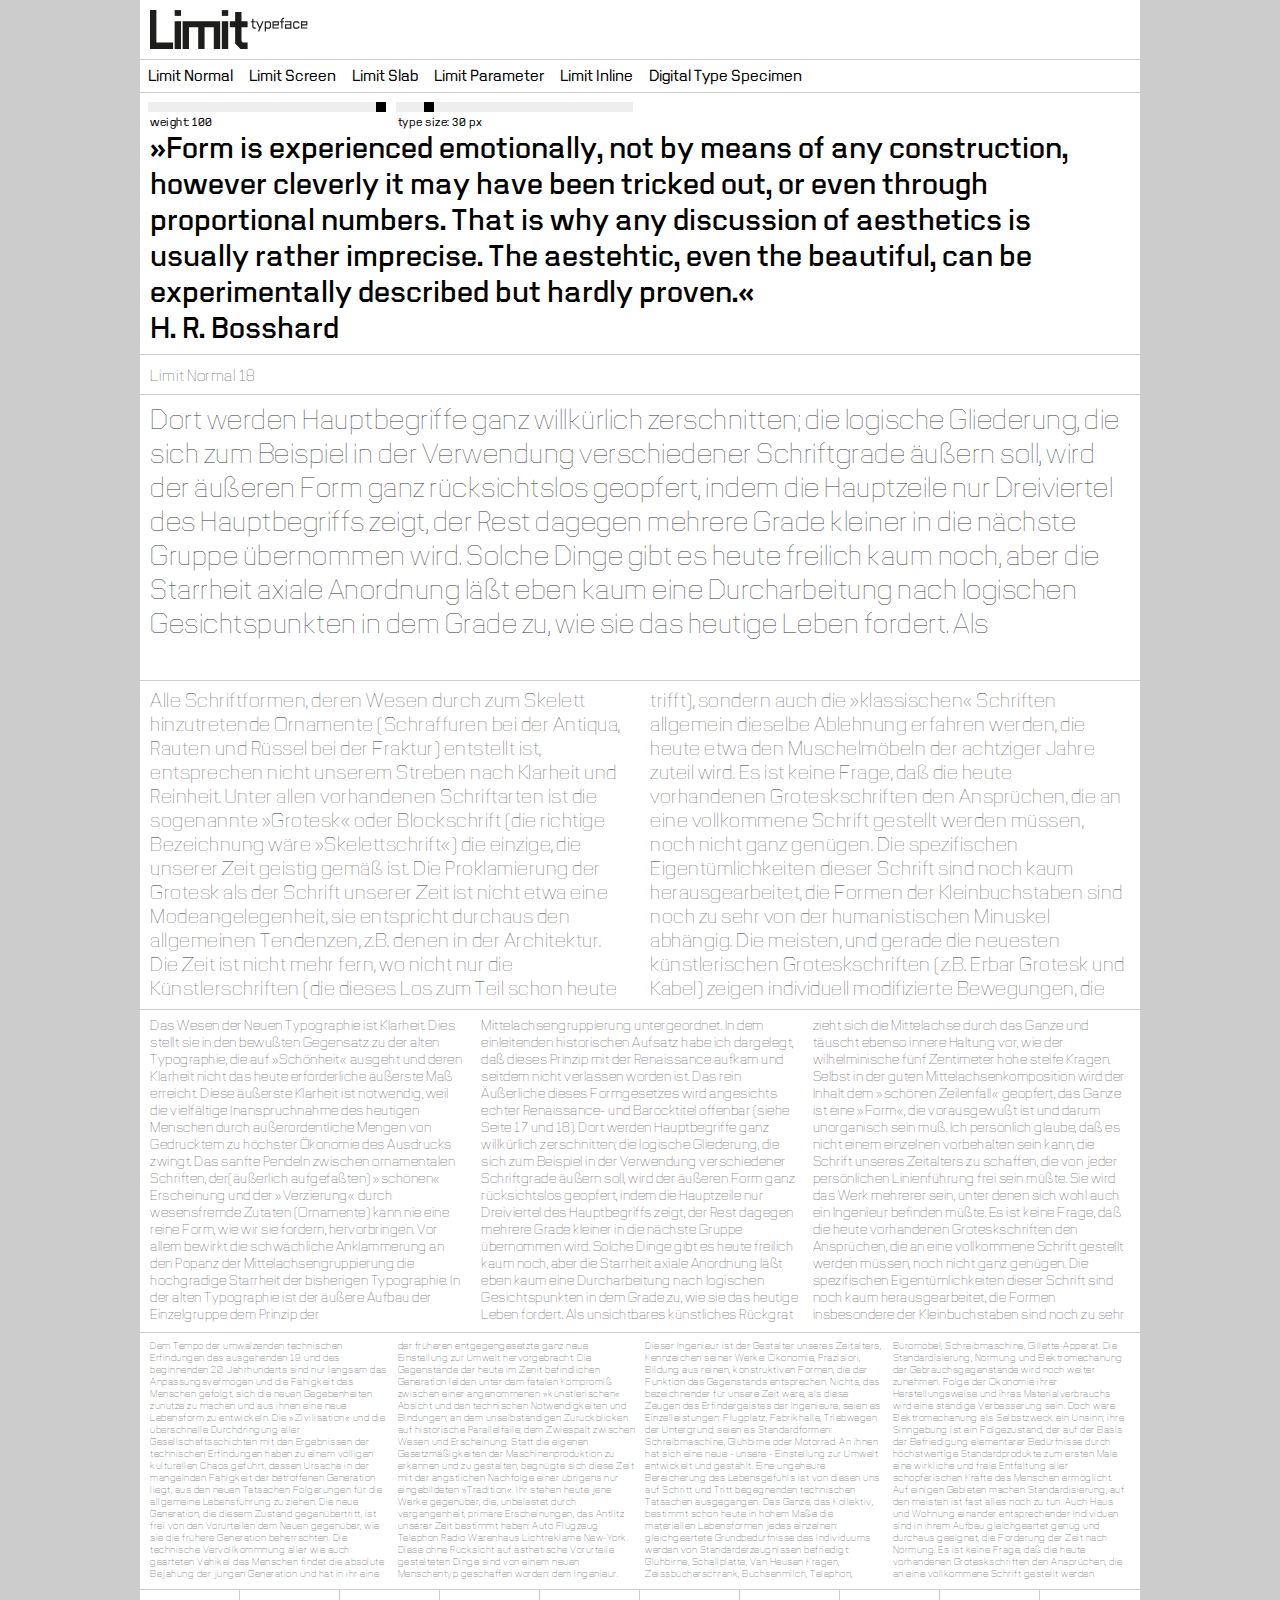
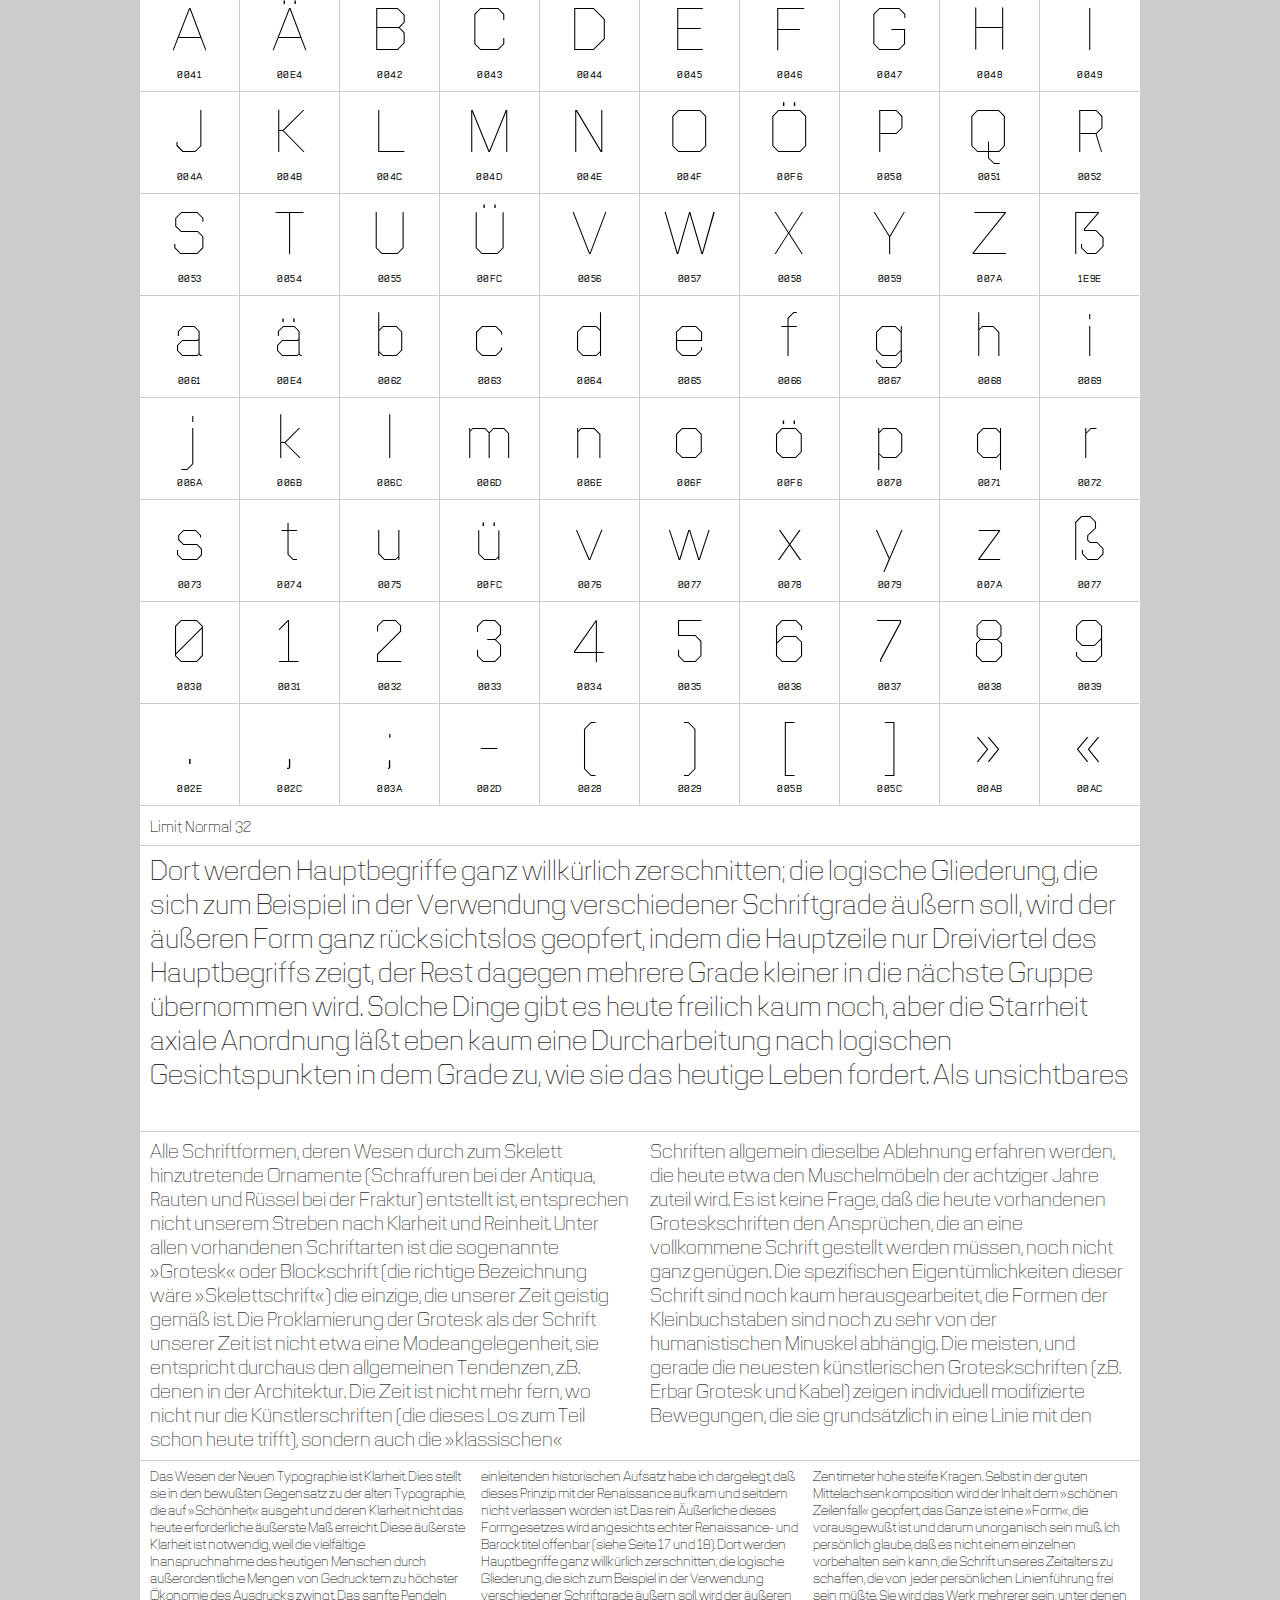
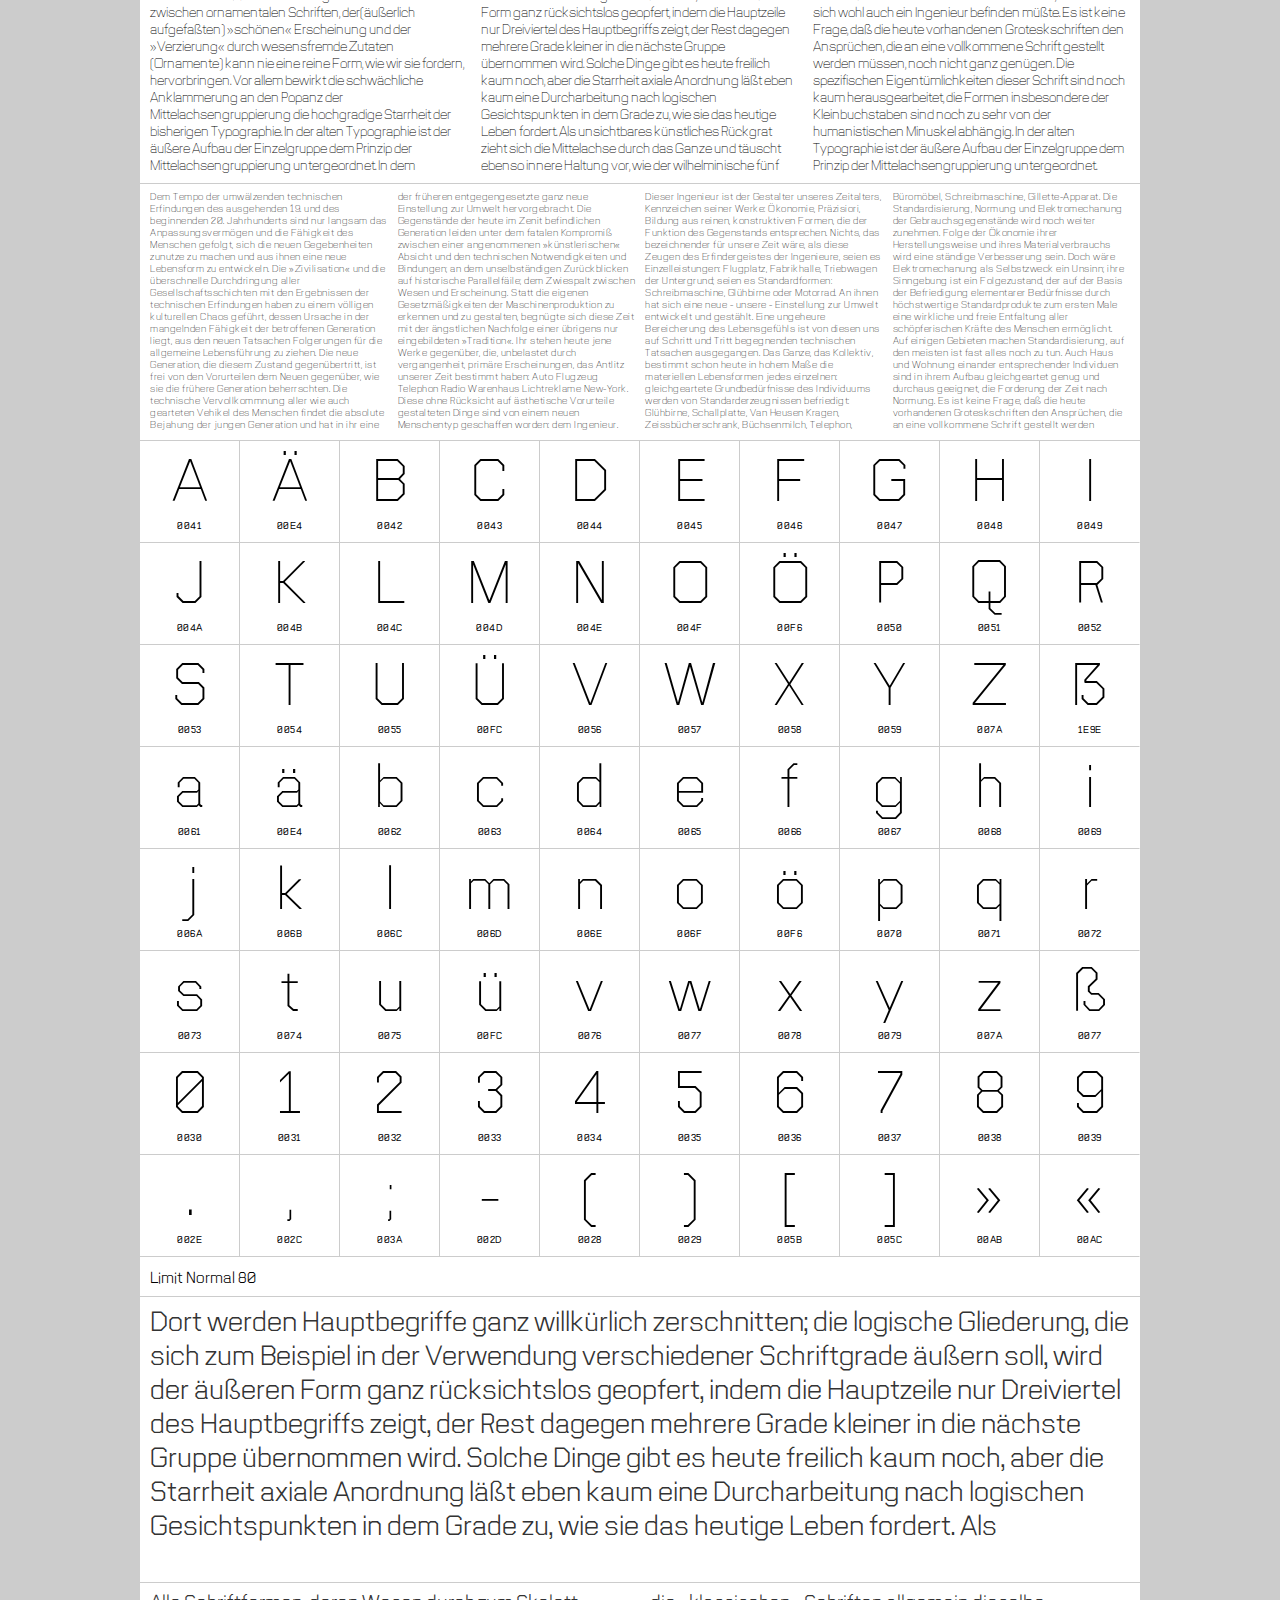
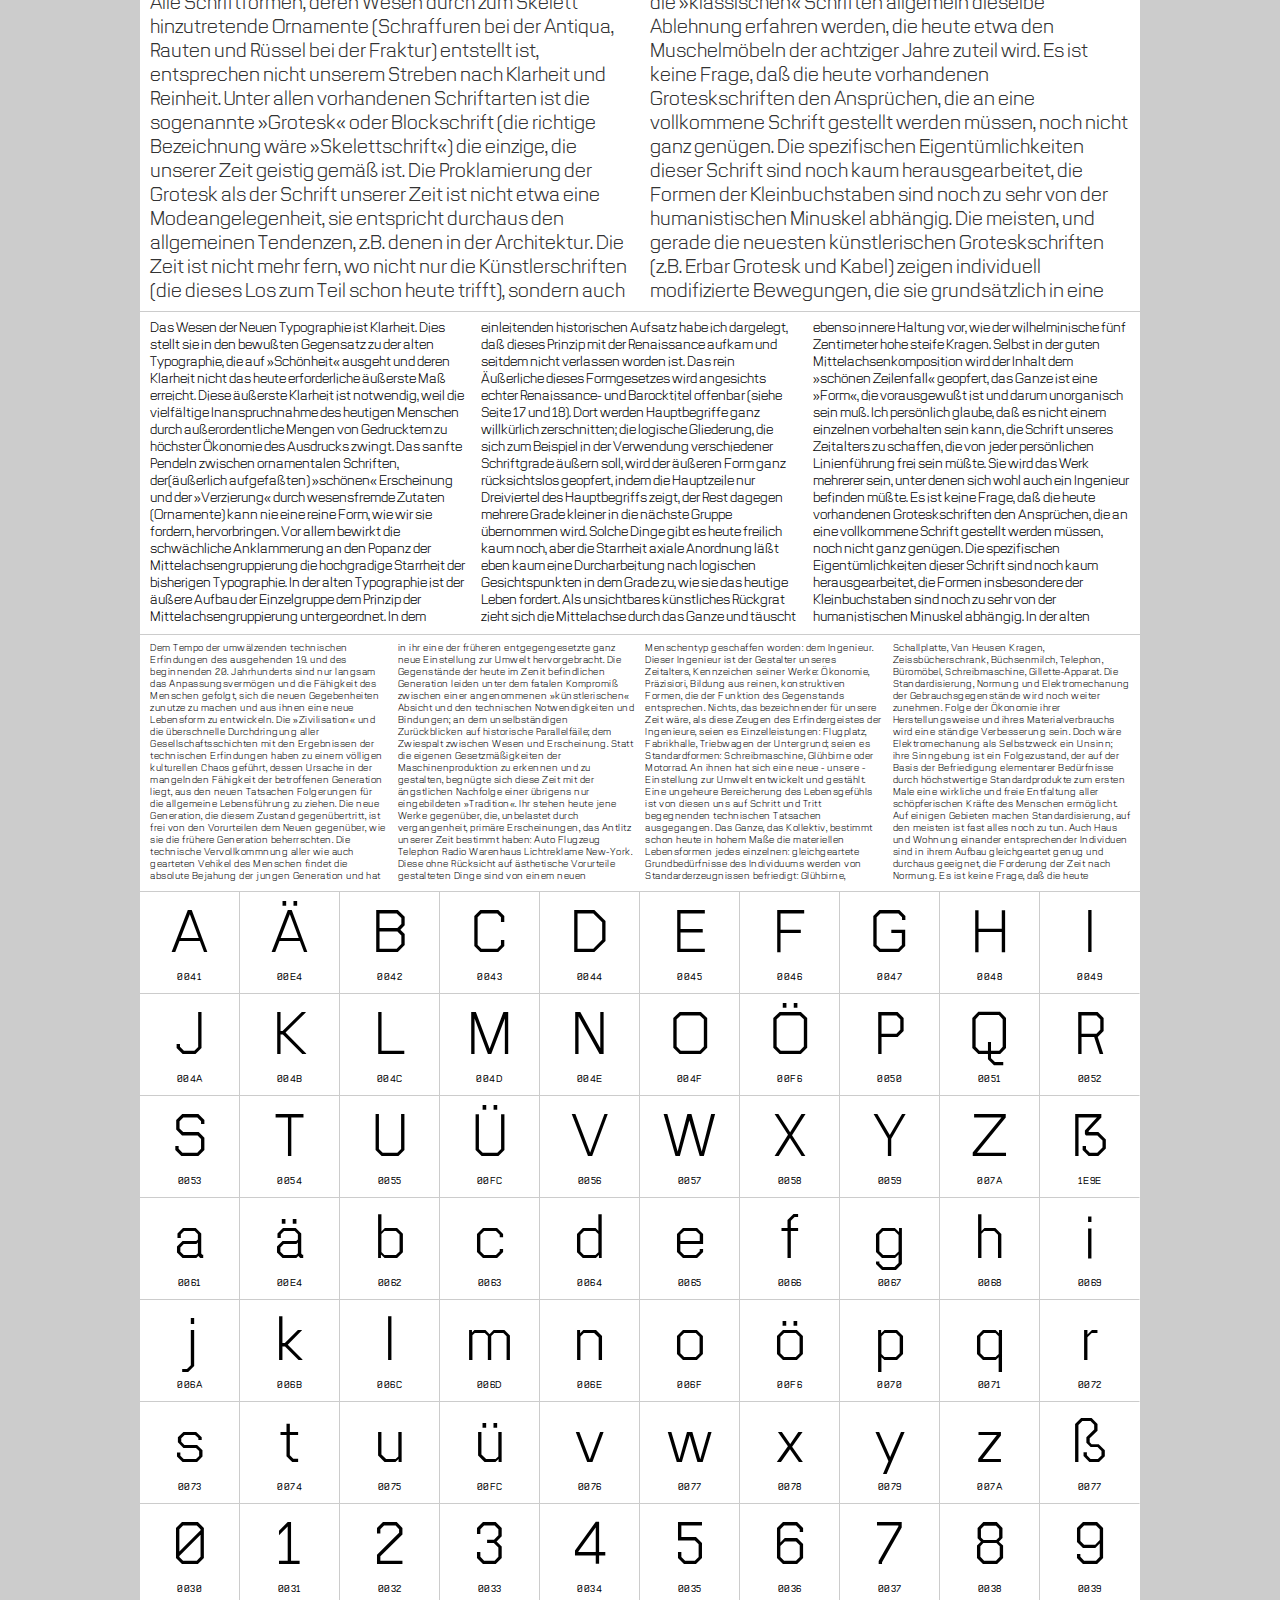
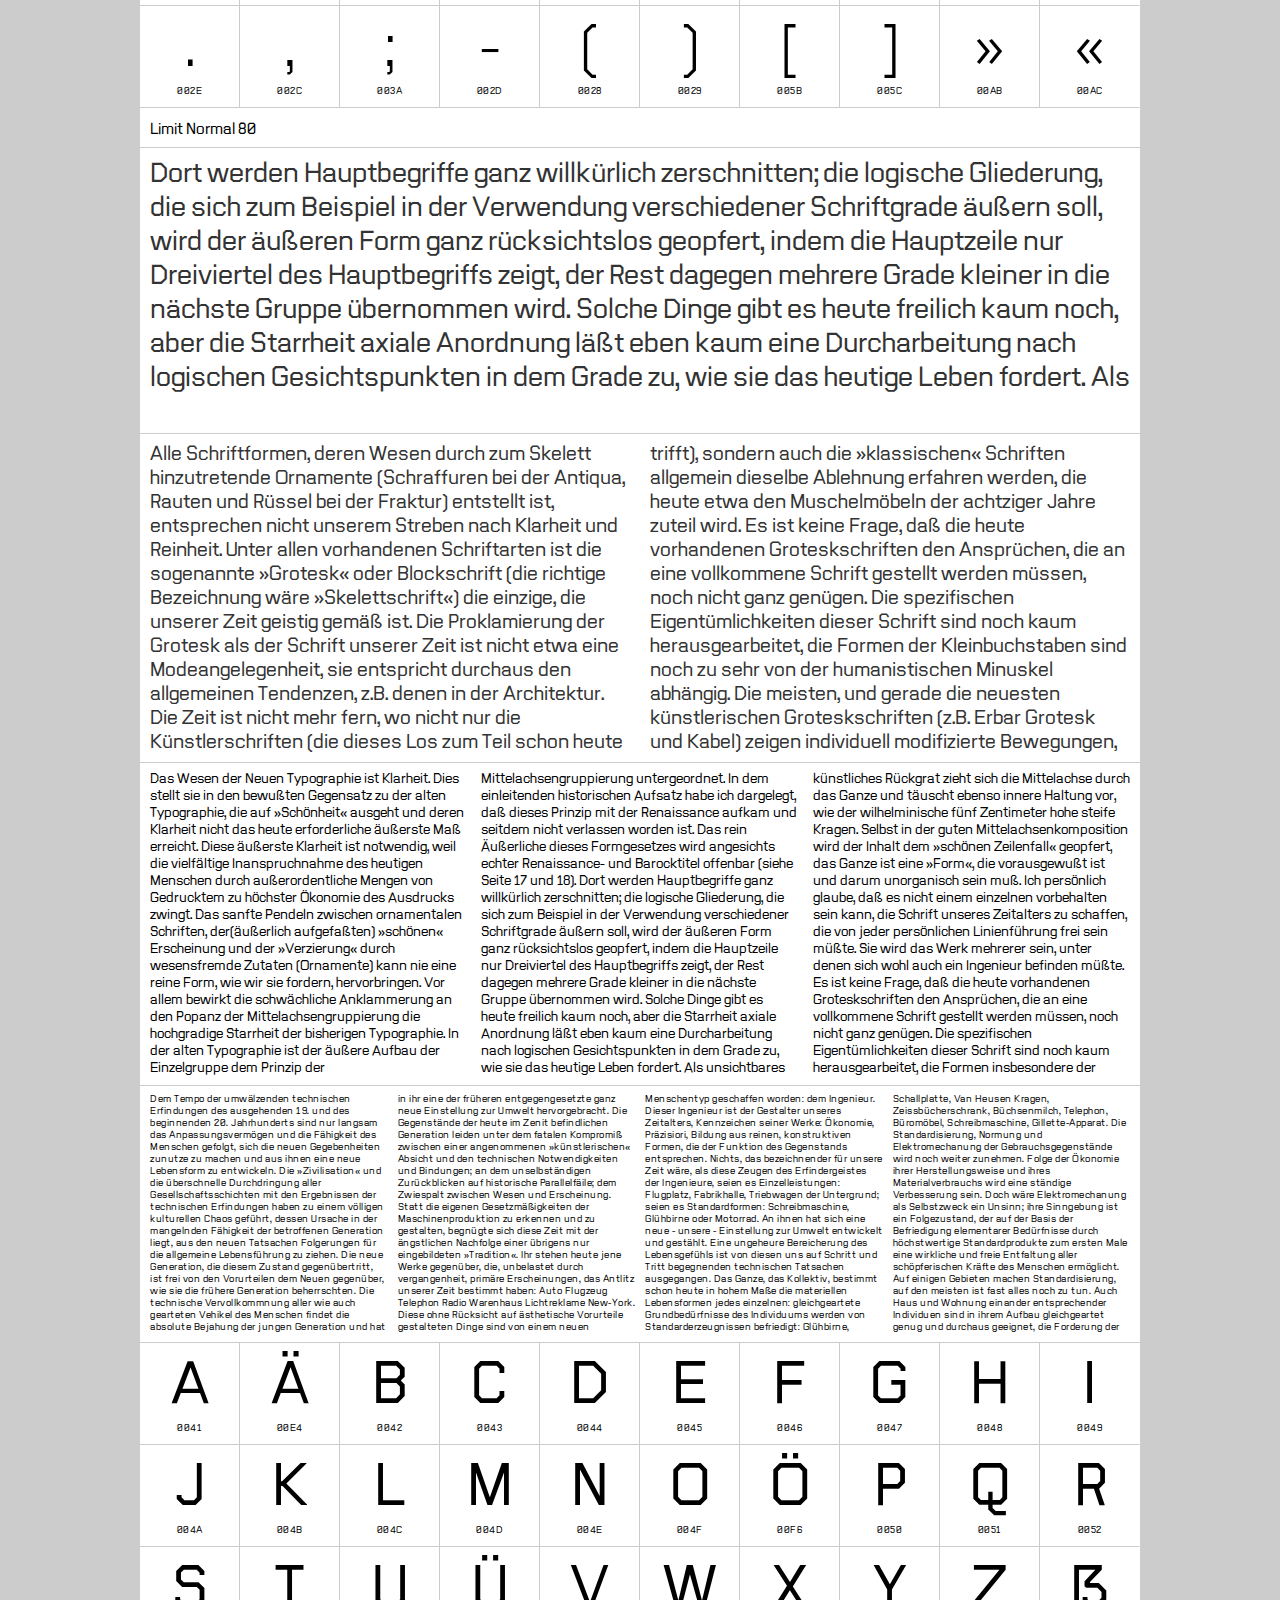
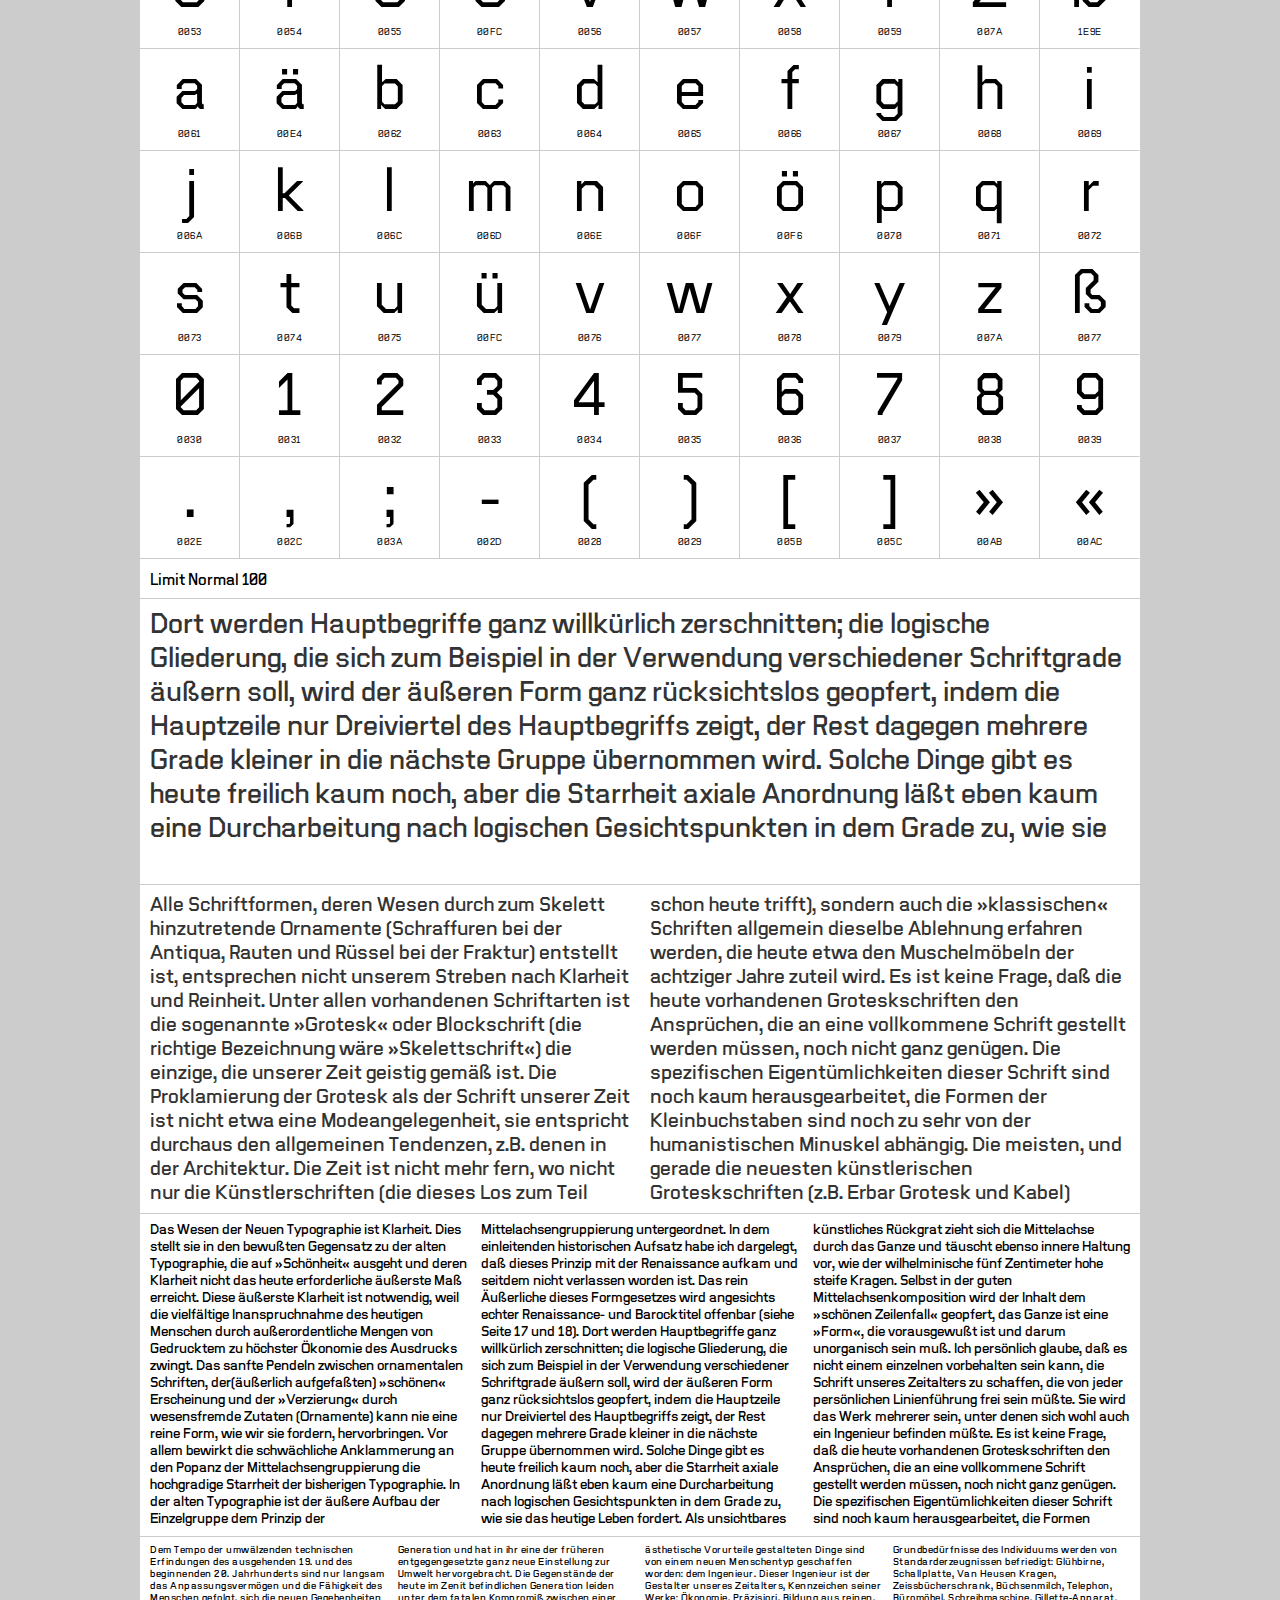
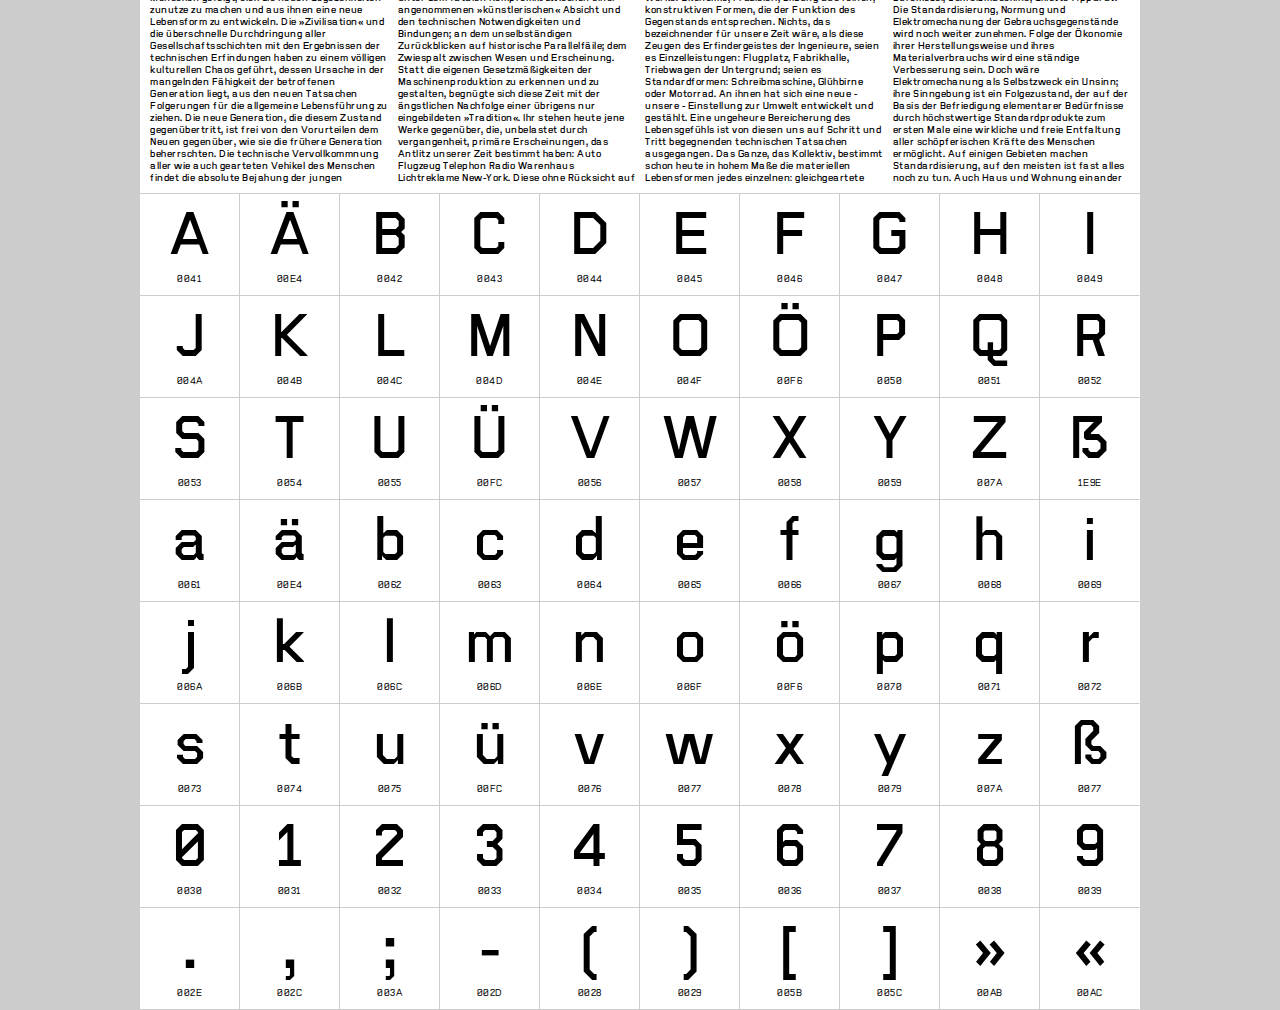
<file: Limit/Limit-Normal.html>
<!DOCTYPE html>
<html>
<head>
	<meta charset="utf-8">
    <meta http-equiv="Content-Type" content="text/html">
    <meta content="True" name="HandheldFriendly">
    <meta content="320" name="MobileOptimized">
    <meta name="viewport" content="width=device-width, initial-scale=1.0">
	<title>Limit Typeface – Normal</title>
	<link rel="stylesheet" type="text/css" href="css/sliders-specimen.css">
	<link rel="stylesheet" type="text/css" href="css/fonts.css">
	<style type="text/css">
    body{background-color: #ccc;margin:0; -webkit-hyphens: auto; -ms-hyphens: auto; hyphens: auto;-moz-hyphens: auto;}
    .wrap{margin:0 auto;max-width: 1000px;background-color: white;}
	.header{padding:10px;padding-bottom:6px;/*border-bottom:1px solid #ccc;border-bottom: 0.5px solid #ccc;*/}
	.navigation{width:100%;border-bottom:1px solid #ccc;border-bottom: 0.5px solid #ccc;box-sizing: border-box;padding:0;float:left;}
	.navigation a{padding:5px 8px 8px 8px; text-decoration:none; color:#000;float:left;font-family:'limit-normal';font-family: 'limit-80'}
	.navigation a:hover{text-decoration:none; background-color:#eee;}
	.textinput-sliders{width:100%;background-color:;padding:7px 5px 10px 5px;box-sizing: border-box;font-size: 12px;letter-spacing: 0.5px;font-family: 'limit-80';}
	.textinput-sliders span{font-size: 12px;letter-spacing: 0.5px;font-family:'limit-80';}
	.textinput-sliders p{font-size: 12px;letter-spacing: 0.5px;font-family:'limit-80';}
	.inputbox{float:left;box-sizing: border-box;padding: 0px 5px 0px 5px;width:25%;}
	.fontname{padding:10px;border-bottom:1px solid #ccc;border-bottom: 0.5px solid #ccc;}
	#h{font-family: 'limit-normal';font-variation-settings:'wght' 100;font-size: 30px;padding:0px 10px 10px 10px;box-sizing:border-box;border-bottom:1px solid #ccc;border-bottom: 0.5px solid #ccc;}
	.segment-c1{
		font-size:28px;
		padding:6px 10px 10px 10px;
		border-bottom:1px solid #ccc;border-bottom: 0.5px solid #ccc;
		width:100%;float:left;
		box-sizing: border-box;
		column-count: 1;
  		column-width: 100%;
  		height: 286px;
  		overflow: hidden;
  		display: -webkit-box;
  		-webkit-line-clamp: 8;
  		-webkit-box-orient: vertical;
  		text-overflow: ellipsis #fff; white-space: wrap; 
  		color:white;
	}
	.segment-c2{
		font-size:20px;
		padding:6px 10px 10px 10px;
		border-bottom:1px solid #ccc;border-bottom: 0.5px solid #ccc;
		width:100%;float:left;
		box-sizing: border-box;
		
  		display: ;

  		height: 332px;
  		overflow: hidden;
  		display:inline-block;
  		-webkit-line-clamp: 10;
  		-webkit-box-orient: vertical;
  		text-overflow: ellipsis #fff;  
  		color:white;

  		column-count: 2;
  		column-width: 50%;	
	}
	.tcol{box-sizing:border-box;color:#333;}
	.segment-c3{
		display:flexbox;
		font-size:14px;
		padding:6px 10px 10px 10px;
		border-bottom:1px solid #ccc;border-bottom: 0.5px solid #ccc;
		width:calc(100%);float:left;
		box-sizing: border-box;
		column-count: 3;
  		column-width: 33%;
  		line-height: 17px;
  		height: 316px;
  		overflow: hidden;
  		text-overflow:hidden;
	}
	.segment-c4{
		display: flexbox;
		font-size:10px;
		padding:6px 10px 10px 10px;
		border-bottom:1px solid #ccc;border-bottom: 0.5px solid #ccc;
		width:100%;float:left;
		box-sizing: border-box;
		column-count: 4;
  		column-width: 25%;
  		letter-spacing: 0.5px;
  		
  		height: 257px;
  		overflow: hidden;
  		text-overflow:hidden;		
	}
	.f140{font-family: 'limit-140';}
	.f100{font-family: 'limit-100';}
	.f80{font-family: 'limit-80';}
	.f56{font-family: 'limit-56';}
	.f32{font-family: 'limit-32';}
	.f18{font-family: 'limit-18';letter-spacing: 0.5px;}
	.f10{font-family: 'limit-10';letter-spacing: 0.5px;}
	.sans{font-family: sans-serif;font-size: 13px;}
	p{margin:0;padding:0;/*font-variant-numeric: oldstyle-nums;*/}
	[contenteditable] {outline: 0px solid transparent;}
	.glyphbox{
		width:10%;
		box-sizing:border-box;
		border-right:1px solid #ccc;border-right:0.5px solid #ccc;
		border-bottom:1px solid #ccc;border-bottom: 0.5px solid #ccc;
		text-align:center;
		float:left;
		padding-bottom:10px;
	}
	.glyphbox p{font-size:60px;}
	.glyphbox span{font-size:10px;letter-spacing: 0.5px;}
	#bw{border-right:1px solid #fff;}
	#ham{background-image: url('img/hamlines.svg');}
	#ham:hover{background-color: #f6f6f6;}
	input[type=checkbox]{display: none;}	

	@media only screen and (min-width: 1px) and (max-width: 679px) {
		/*toggle mobile- - - - - - - - - - - - - - - - - - - - - - - - - - - - - - - - - - */
		.nava{height:40px;width:40px; float:right;}
		.nava:hover{cursor: pointer;}
		label {	background-color:;	cursor: pointer;}
		label:hover { color: #000;}
		.navtoggle {  -webkit-transition: height .3s ease;  height: 0;  overflow: hidden;	}
		input[type=checkbox]:checked + .navtoggle {height:165px;}
	 	/*- - - - - - - - - - - - - - - - - - - - - - - - - - - - - - - - - - - - - - - - - - */
		.header{border-bottom:none; }
		.inputbox{width:100%;margin-bottom: 10px;}
		.navigation a{display: block;float:none;border-bottom:1px solid #ccc;border-bottom:0.5px solid #ccc;}
		.navigation a:last-child{border-bottom: none;}
		.navigation a:first-child{border-top:1px solid #ccc;border-top:0.5px solid #ccc;}
		.segment-c2{column-count: 1;column-width: 100%; max-height: 324px;float:left;}
    	.segment-c3{column-count: 1;font-size:14px;/*height: 316px;*/}
    	.segment-c4{column-count: 2;}
 		.glyphbox{width:20%;}
   		.f{border-right: 1px solid #fff;}	
	}

    @media only screen and (min-width: 680px) and (max-width: 800px) {
    	.header{border-bottom:1px solid #ccc;border-bottom: 0.5px solid #ccc;}
    		.inputbox{width:50%;}
    		.segment-c2{column-count: 2; height: 329px;}
    		.segment-c3{column-count: 3;font-size:14px;height:323px;}
    		.segment-c4{column-count: 4;}
    		.glyphbox{width:20%;}
    		.f{border-right: 1px solid #fff;}
    }

	@media only screen and (min-width: 801px) {
	    	.header{border-bottom:1px solid #ccc;border-bottom: 0.5px solid #ccc;}
	    	.segment-c2{column-count: 2; height: 329px; }
    		.segment-c3{column-count: 3;font-size:14px;height:323px;}
    		.segment-c4{column-count: 4;}
	}
</style>
</head>
<script type="text/javascript">
    var oldY=100;
    document.getElementById("h").style['font-variation-settings'] = "'wght'" + oldY;
    function checkwidth(){
    	var w = window.innerWidth;
    	if(w<680){document.getElementById("ham").style.display= "inline-block";}
    	else {document.getElementById("ham").style.display= "none";}
    }
</script>
<body onresize="checkwidth()">
<div class="wrap">
	<!-- HEADER -->
	<div class="header">
		<img src="img/limit.svg" width="180px">
		<label for="check" class="nava" id="ham"></label>
		<div style="clear:left;float:none;"></div>
	</div>

	<input id="check" class="ham" type="checkbox">
	<div class="f80 navigation navtoggle">
		<a href="Limit-Normal.html">Limit Normal</a>
		<a href="Limit-Screen.html">Limit Screen</a>
		<a href="Limit-Slab.html">Limit Slab</a>
		<a href="Limit-Parameter.html">Limit Parameter</a>
		<a href="Limit-Inline.html">Limit Inline</a>
		<a href="Limit-Specimen.html">Digital Type Specimen</a>
	</div>

	<div style="clear:left;float:none;"></div>
	<!-- ---------------- -->
	<!-- Typetester --> 
    <!-- ---------------- -->
	 <div class="textinput-sliders">
		<form>
			<div class="inputbox">
		    		<input type="range" min="10" max="100" value="100" id="weight_slider">
		    		<p>weight: <span id="weight_demo"></span></p>
		   	</div>
		    <div class="inputbox">
			    	<input type="range" min="20" max="100" value="30" id="fsize">
			   		<p>type size: <span id="wdemo">30 px</span></p> 
		   	</div>	
		    </form>
	</div>
	<div style="clear:left;float:none;"></div>
	<div class="textinput" >
 		<div id="h" contenteditable="true" spellcheck="false">
		»Form is experienced emotionally, not by means of any construction, however cleverly it may have been tricked out, or even through proportional numbers. That is why any	discussion of aesthetics is usually rather imprecise. The aestehtic, even the beautiful, can be experimentally described but hardly proven.«
		<br>
		H. R. Bosshard
		</div>
	</div>
	<!-- ---------------- -->
	<!-- Limit Normal 18 --> 
    <!-- ---------------- -->
	<div class="f18 fontname">Limit Normal 18</div>

	<div class="segment-c1 f18"><span class="tcol">
		Dort werden Hauptbegriffe ganz willkürlich zerschnitten; die logische Gliederung, die sich zum Beispiel in der Verwendung verschiedener Schriftgrade äußern soll, wird der äußeren Form ganz rücksichtslos geopfert, indem die Hauptzeile nur Dreiviertel des Hauptbegriffs zeigt, der Rest dagegen mehrere Grade kleiner in die nächste Gruppe übernommen wird. Solche Dinge gibt es heute freilich kaum noch, aber die Starrheit axiale Anordnung läßt eben kaum eine Durcharbeitung nach logischen Gesichtspunkten in dem Grade zu, wie sie das heutige Leben fordert. Als unsichtbares künstliches Rückgrat zieht sich die Mittelachse durch das Ganze und täuscht ebenso innere Haltung vor, wie der wilhelminische fünf Zentimeter hohe steife Kragen. 
	</span>
	</div>
	<div class="segment-c2 f18"><span class="tcol">Alle Schriftformen, deren Wesen durch zum Skelett hinzutretende Ornamente (Schraffuren bei der Antiqua, Rauten und Rüssel bei der Fraktur) entstellt ist, entsprechen nicht unserem Streben nach Klarheit und Reinheit. Unter allen vorhandenen Schriftarten ist die sogenannte »Grotesk« oder Blockschrift (die richtige Bezeichnung wäre »Skelettschrift«) die einzige, die unserer Zeit geistig gemäß ist. Die Proklamierung der Grotesk als der Schrift unserer Zeit ist nicht etwa eine Modeangelegenheit, sie entspricht durchaus den allgemeinen Tendenzen, z.B. denen in der Architektur. Die Zeit ist nicht mehr fern, wo nicht nur die Künstlerschriften (die dieses Los zum Teil schon heute trifft), sondern auch die »klassischen« Schriften allgemein dieselbe Ablehnung erfahren werden, die heute etwa den Muschelmöbeln der achtziger Jahre zuteil wird. Es ist keine Frage, daß die heute vorhandenen Groteskschriften den Ansprüchen, die an eine vollkommene Schrift gestellt werden müssen, noch nicht ganz genügen. Die spezifischen Eigentümlichkeiten dieser Schrift sind noch kaum herausgearbeitet, die Formen der Kleinbuchstaben sind noch zu sehr von der humanistischen Minuskel abhängig. Die meisten, und gerade die neuesten künstlerischen Groteskschriften (z.B. Erbar Grotesk und Kabel) zeigen individuell modifizierte Bewegungen, die sie grundsätzlich in eine Linie mit den andern Künstlerschriften stellen. Einen wesentlichen Schritt nach vorwärts bedeutet die Futura von Paul Renner.
	</span>
	</div>
	<div class="segment-c3 f18"><p>Das Wesen der Neuen Typographie ist Klarheit. Dies stellt sie in den bewußten Gegensatz zu der alten Typographie, die auf »Schönheit« ausgeht und deren Klarheit nicht das heute erforderliche äußerste Maß erreicht. Diese äußerste Klarheit ist notwendig, weil die vielfältige Inanspruchnahme des heutigen Menschen durch außerordentliche Mengen von Gedrucktem zu höchster Ökonomie des Ausdrucks zwingt. Das sanfte Pendeln zwischen ornamentalen Schriften, der(äußerlich aufgefaßten) »schönen« Erscheinung und der »Verzierung« durch wesensfremde Zutaten (Ornamente) kann nie eine reine Form, wie wir sie fordern, hervorbringen. Vor allem bewirkt die schwächliche Anklammerung an den Popanz der Mittelachsengruppierung die hochgradige Starrheit der bisherigen Typographie. In der alten Typographie ist der äußere Aufbau der Einzelgruppe dem Prinzip der Mittelachsengruppierung untergeordnet. In dem einleitenden historischen Aufsatz habe ich dargelegt, daß dieses Prinzip mit der Renaissance aufkam und seitdem nicht verlassen worden ist. Das rein Äußerliche dieses Formgesetzes wird angesichts echter Renaissance- und Barocktitel offenbar (siehe Seite 17 und 18). Dort werden Hauptbegriffe ganz willkürlich zerschnitten; die logische Gliederung, die sich zum Beispiel in der Verwendung verschiedener Schriftgrade äußern soll, wird der äußeren Form ganz rücksichtslos geopfert, indem die Hauptzeile nur Dreiviertel des Hauptbegriffs zeigt, der Rest dagegen mehrere Grade kleiner in die nächste Gruppe übernommen wird. Solche Dinge gibt es heute freilich kaum noch, aber die Starrheit axiale Anordnung läßt eben kaum eine Durcharbeitung nach logischen Gesichtspunkten in dem Grade zu, wie sie das heutige Leben fordert. Als unsichtbares künstliches Rückgrat zieht sich die Mittelachse durch das Ganze und täuscht ebenso innere Haltung vor, wie der wilhelminische fünf Zentimeter hohe steife Kragen. Selbst in der guten Mittelachsenkomposition wird der Inhalt dem »schönen Zeilenfall« geopfert, das Ganze ist eine »Form«, die vorausgewußt ist und darum unorganisch sein muß. Ich persönlich glaube, daß es nicht einem einzelnen vorbehalten sein kann, die Schrift unseres Zeitalters zu schaffen, die von jeder persönlichen Linienführung frei sein müßte. Sie wird das Werk mehrerer sein, unter denen sich wohl auch ein Ingenieur befinden müßte. Es ist keine Frage, daß die heute vorhandenen Groteskschriften den Ansprüchen, die an eine vollkommene Schrift gestellt werden müssen, noch nicht ganz genügen. Die spezifischen Eigentümlichkeiten dieser Schrift sind noch kaum herausgearbeitet, die Formen insbesondere der Kleinbuchstaben sind noch zu sehr von der humanistischen Minuskel abhängig. In der alten Typographie ist der äußere Aufbau der Einzelgruppe dem Prinzip der Mittelachsengruppierung untergeordnet.
	</p>
	</div>
	<div class="segment-c4 f18"><p>Dem Tempo der umwälzenden technischen Erfindungen des ausgehenden 19. und des beginnenden 20. Jahrhunderts sind nur langsam das Anpassungsvermögen und die Fähigkeit des Menschen gefolgt, sich die neuen Gegebenheiten zunutze zu machen und aus ihnen eine neue Lebensform zu entwickeln. Die »Zivilisation« und die überschnelle Durchdringung aller Gesellschaftsschichten mit den Ergebnissen der technischen Erfindungen haben zu einem völligen kulturellen Chaos geführt, dessen Ursache in der mangelnden Fähigkeit der betroffenen Generation liegt, aus den neuen Tatsachen Folgerungen für die allgemeine Lebensführung zu ziehen. Die neue Generation, die diesem Zustand gegenübertritt, ist frei von den Vorurteilen dem Neuen gegenüber, wie sie die frühere Generation beherrschten. Die technische Vervollkommnung aller wie auch gearteten Vehikel des Menschen findet die absolute Bejahung der jungen Generation und hat in ihr eine der früheren entgegengesetzte ganz neue Einstellung zur Umwelt hervorgebracht. Die Gegenstände der heute im Zenit befindlichen Generation leiden unter dem fatalen Kompromiß zwischen einer angenommenen »künstlerischen« Absicht und den technischen Notwendigkeiten und Bindungen; an dem unselbständigen Zurückblicken auf historische Parallelfäile; dem Zwiespalt zwischen Wesen und Erscheinung. Statt die eigenen Gesetzmäßigkeiten der Maschinenproduktion zu erkennen und zu gestalten, begnügte sich diese Zeit mit der ängstlichen Nachfolge einer übrigens nur eingebildeten »Tradition«. Ihr stehen heute jene Werke gegenüber, die, unbelastet durch vergangenheit, primäre Erscheinungen, das Antlitz unserer Zeit bestimmt haben: Auto Flugzeug Telephon Radio Warenhaus Lichtreklame New-York. Diese ohne Rücksicht auf ästhetische Vorurteile gestalteten Dinge sind von einem neuen Menschentyp geschaffen worden: dem Ingenieur. Dieser Ingenieur ist der Gestalter unseres Zeitalters, Kennzeichen seiner Werke: Ökonomie, Präzisiori, Bildung aus reinen, konstruktiven Formen, die der Funktion des Gegenstands entsprechen. Nichts, das bezeichnender für unsere Zeit wäre, als diese Zeugen des Erfindergeistes der Ingenieure, seien es Einzelleistungen: Flugplatz, Fabrikhalle, Triebwagen der Untergrund; seien es Standardformen: Schreibmaschine, Glühbirne oder Motorrad. An ihnen hat sich eine neue - unsere - Einstellung zur Umwelt entwickelt und gestählt. Eine ungeheure Bereicherung des Lebensgefühls ist von diesen uns auf Schritt und Tritt begegnenden technischen Tatsachen ausgegangen. Das Ganze, das Kollektiv, bestimmt schon heute in hohem Maße die materiellen Lebensformen jedes einzelnen: gleichgeartete Grundbedürfnisse des Individuums werden von Standarderzeugnissen befriedigt: Glühbirne, Schallplatte, Van Heusen Kragen, Zeissbücherschrank, Büchsenmilch, Telephon, Büromöbel, Schreibmaschine, Gillette-Apparat. Die Standardisierung, Normung und Elektromechanung der Gebrauchsgegenstände wird noch weiter zunehmen. Folge der Ökonomie ihrer Herstellungsweise und ihres Materialverbrauchs wird eine ständige Verbesserung sein. Doch wäre Elektromechanung als Selbstzweck ein Unsinn; ihre Sinngebung ist ein Folgezustand, der auf der Basis der Befriedigung elementarer Bedürfnisse durch höchstwertige Standardprodukte zum ersten Male eine wirkliche und freie Entfaltung aller schöpferischen Kräfte des Menschen ermöglicht. Auf einigen Gebieten machen Standardisierung, auf den meisten ist fast alles noch zu tun. Auch Haus und Wohnung einander entsprechender Individuen sind in ihrem Aufbau gleichgeartet genug und durchaus geeignet, die Forderung der Zeit nach Normung. Es ist keine Frage, daß die heute vorhandenen Groteskschriften den Ansprüchen, die an eine vollkommene Schrift gestellt werden müssen, noch nicht ganz genügen. Die spezifischen Eigentümlichkeiten dieser Schrift sind noch kaum herausgearbeitet, die Formen insbesondere der Kleinbuchstaben sind noch von der Minuskel abhängig. 
	</div>
	<div class="glyphboxstyle f18">
		<div class="glyphbox"><p>A</p><span class="f80">0041</span></div>
		<div class="glyphbox"><p>Ä</p><span class="f80">00E4</span></div>
		<div class="glyphbox"><p>B</p><span class="f80">0042</span></div>
		<div class="glyphbox"><p>C</p><span class="f80">0043</span></div>
		<div class="glyphbox f"><p>D</p><span class="f80">0044</span></div>
		<div class="glyphbox"><p>E</p><span class="f80">0045</span></div>
		<div class="glyphbox"><p>F</p><span class="f80">0046</span></div>
		<div class="glyphbox"><p>G</p><span class="f80">0047</span></div>
		<div class="glyphbox"><p>H</p><span class="f80">0048</span></div>
		<div class="glyphbox f" id="bw"><p>I</p><span class="f80">0049</span></div>
		<div class="glyphbox"><p>J</p><span class="f80">004A</span></div>
		<div class="glyphbox"><p>K</p><span class="f80">004B</span></div>
		<div class="glyphbox"><p>L</p><span class="f80">004C</span></div>
		<div class="glyphbox"><p>M</p><span class="f80">004D</span></div>
		<div class="glyphbox f"><p>N</p><span class="f80">004E</span></div>
		<div class="glyphbox"><p>O</p><span class="f80">004F</span></div>
		<div class="glyphbox"><p>Ö</p><span class="f80">00F6</span></div>
		<div class="glyphbox"><p>P</p><span class="f80">0050</span></div>
		<div class="glyphbox"><p>Q</p><span class="f80">0051</span></div>
		<div class="glyphbox f" id="bw"><p>R</p><span class="f80">0052</span></div>
		<div class="glyphbox"><p>S</p><span class="f80">0053</span></div>
		<div class="glyphbox"><p>T</p><span class="f80">0054</span></div>
		<div class="glyphbox"><p>U</p><span class="f80">0055</span></div>
		<div class="glyphbox"><p>Ü</p><span class="f80">00FC</span></div>
		<div class="glyphbox f"><p>V</p><span class="f80">0056</span></div>
		<div class="glyphbox"><p>W</p><span class="f80">0057</span></div>
		<div class="glyphbox"><p>X</p><span class="f80">0058</span></div>
		<div class="glyphbox"><p>Y</p><span class="f80">0059</span></div>
		<div class="glyphbox"><p>Z</p><span class="f80">007A</span></div>
		<div class="glyphbox f" id="bw"><p>&#7838;</p><span class="f80">1E9E</span></div>
		<div class="glyphbox"><p>a</p><span class="f80">0061</span></div>
		<div class="glyphbox"><p>ä</p><span class="f80">00E4</span></div>
		<div class="glyphbox"><p>b</p><span class="f80">0062</span></div>
		<div class="glyphbox"><p>c</p><span class="f80">0063</span></div>
		<div class="glyphbox f"><p>d</p><span class="f80">0064</span></div>
		<div class="glyphbox"><p>e</p><span class="f80">0065</span></div>
		<div class="glyphbox"><p>f</p><span class="f80">0066</span></div>
		<div class="glyphbox"><p>g</p><span class="f80">0067</span></div>
		<div class="glyphbox"><p>h</p><span class="f80">0068</span></div>
		<div class="glyphbox f" id="bw"><p>i</p><span class="f80">0069</span></div>
		<div class="glyphbox"><p>j</p><span class="f80">006A</span></div>
		<div class="glyphbox"><p>k</p><span class="f80">006B</span></div>
		<div class="glyphbox"><p>l</p><span class="f80">006C</span></div>
		<div class="glyphbox"><p>m</p><span class="f80">006D</span></div>
		<div class="glyphbox f"><p>n</p><span class="f80">006E</span></div>
		<div class="glyphbox"><p>o</p><span class="f80">006F</span></div>
		<div class="glyphbox"><p>ö</p><span class="f80">00F6</span></div>
		<div class="glyphbox"><p>p</p><span class="f80">0070</span></div>
		<div class="glyphbox"><p>q</p><span class="f80">0071</span></div>
		<div class="glyphbox f" id="bw"><p>r</p><span class="f80">0072</span></div>
		<div class="glyphbox"><p>s</p><span class="f80">0073</span></div>
		<div class="glyphbox"><p>t</p><span class="f80">0074</span></div>
		<div class="glyphbox"><p>u</p><span class="f80">0075</span></div>
		<div class="glyphbox"><p>ü</p><span class="f80">00FC</span></div>
		<div class="glyphbox f"><p>v</p><span class="f80">0076</span></div>
		<div class="glyphbox"><p>w</p><span class="f80">0077</span></div>
		<div class="glyphbox"><p>x</p><span class="f80">0078</span></div>
		<div class="glyphbox"><p>y</p><span class="f80">0079</span></div>
		<div class="glyphbox"><p>z</p><span class="f80">007A</span></div>
		<div class="glyphbox f" id="bw"><p>ß</p><span class="f80">0077</span></div>
		<div class="glyphbox"><p>0</p><span class="f80">0030</span></div>
		<div class="glyphbox"><p>1</p><span class="f80">0031</span></div>
		<div class="glyphbox"><p>2</p><span class="f80">0032</span></div>
		<div class="glyphbox"><p>3</p><span class="f80">0033</span></div>
		<div class="glyphbox f"><p>4</p><span class="f80">0034</span></div>
		<div class="glyphbox"><p>5</p><span class="f80">0035</span></div>
		<div class="glyphbox"><p>6</p><span class="f80">0036</span></div>
		<div class="glyphbox"><p>7</p><span class="f80">0037</span></div>
		<div class="glyphbox"><p>8</p><span class="f80">0038</span></div>
		<div class="glyphbox f" id="bw"><p>9</p><span class="f80">0039</span></div>
		<div class="glyphbox"><p>.</p><span class="f80">002E</span></div>
		<div class="glyphbox"><p>,</p><span class="f80">002C</span></div>
		<div class="glyphbox"><p>;</p><span class="f80">003A</span></div>
		<div class="glyphbox"><p>-</p><span class="f80">002D</span></div>	
		<div class="glyphbox f"><p>(</p><span class="f80">0028</span></div>
		<div class="glyphbox"><p>)</p><span class="f80">0029</span></div>
		<div class="glyphbox"><p>[</p><span class="f80">005B</span></div>
		<div class="glyphbox"><p>]</p><span class="f80">005C</span></div>
		<div class="glyphbox"><p>»</p><span class="f80">00AB</span></div>
		<div class="glyphbox" id="bw"><p>«</p><span class="f80">00AC</span></div>
	</div>	
	<div style="clear:left;float:none;"></div>
	<!-- ---------------- -->
	<!-- Limit Normal 32 --> 
    <!-- ---------------- -->
	<div class="f32 fontname">Limit Normal 32</div>

	<div class="segment-c1 f32"><span class="tcol">
		Dort werden Hauptbegriffe ganz willkürlich zerschnitten; die logische Gliederung, die sich zum Beispiel in der Verwendung verschiedener Schriftgrade äußern soll, wird der äußeren Form ganz rücksichtslos geopfert, indem die Hauptzeile nur Dreiviertel des Hauptbegriffs zeigt, der Rest dagegen mehrere Grade kleiner in die nächste Gruppe übernommen wird. Solche Dinge gibt es heute freilich kaum noch, aber die Starrheit axiale Anordnung läßt eben kaum eine Durcharbeitung nach logischen Gesichtspunkten in dem Grade zu, wie sie das heutige Leben fordert. Als unsichtbares künstliches Rückgrat zieht sich die Mittelachse durch das Ganze und täuscht ebenso innere Haltung vor, wie der wilhelminische fünf Zentimeter hohe steife Kragen. 
	</span>
	</div>
	<div class="segment-c2 f32"><span class="tcol">Alle Schriftformen, deren Wesen durch zum Skelett hinzutretende Ornamente (Schraffuren bei der Antiqua, Rauten und Rüssel bei der Fraktur) entstellt ist, entsprechen nicht unserem Streben nach Klarheit und Reinheit. Unter allen vorhandenen Schriftarten ist die sogenannte »Grotesk« oder Blockschrift (die richtige Bezeichnung wäre »Skelettschrift«) die einzige, die unserer Zeit geistig gemäß ist. Die Proklamierung der Grotesk als der Schrift unserer Zeit ist nicht etwa eine Modeangelegenheit, sie entspricht durchaus den allgemeinen Tendenzen, z.B. denen in der Architektur. Die Zeit ist nicht mehr fern, wo nicht nur die Künstlerschriften (die dieses Los zum Teil schon heute trifft), sondern auch die »klassischen« Schriften allgemein dieselbe Ablehnung erfahren werden, die heute etwa den Muschelmöbeln der achtziger Jahre zuteil wird. Es ist keine Frage, daß die heute vorhandenen Groteskschriften den Ansprüchen, die an eine vollkommene Schrift gestellt werden müssen, noch nicht ganz genügen. Die spezifischen Eigentümlichkeiten dieser Schrift sind noch kaum herausgearbeitet, die Formen der Kleinbuchstaben sind noch zu sehr von der humanistischen Minuskel abhängig. Die meisten, und gerade die neuesten künstlerischen Groteskschriften (z.B. Erbar Grotesk und Kabel) zeigen individuell modifizierte Bewegungen, die sie grundsätzlich in eine Linie mit den andern Künstlerschriften stellen. Einen wesentlichen Schritt nach vorwärts bedeutet die Futura von Paul Renner.
	</span>
	</div>
	<div class="segment-c3 f32"><p>Das Wesen der Neuen Typographie ist Klarheit. Dies stellt sie in den bewußten Gegensatz zu der alten Typographie, die auf »Schönheit« ausgeht und deren Klarheit nicht das heute erforderliche äußerste Maß erreicht. Diese äußerste Klarheit ist notwendig, weil die vielfältige Inanspruchnahme des heutigen Menschen durch außerordentliche Mengen von Gedrucktem zu höchster Ökonomie des Ausdrucks zwingt. Das sanfte Pendeln zwischen ornamentalen Schriften, der(äußerlich aufgefaßten) »schönen« Erscheinung und der »Verzierung« durch wesensfremde Zutaten (Ornamente) kann nie eine reine Form, wie wir sie fordern, hervorbringen. Vor allem bewirkt die schwächliche Anklammerung an den Popanz der Mittelachsengruppierung die hochgradige Starrheit der bisherigen Typographie. In der alten Typographie ist der äußere Aufbau der Einzelgruppe dem Prinzip der Mittelachsengruppierung untergeordnet. In dem einleitenden historischen Aufsatz habe ich dargelegt, daß dieses Prinzip mit der Renaissance aufkam und seitdem nicht verlassen worden ist. Das rein Äußerliche dieses Formgesetzes wird angesichts echter Renaissance- und Barocktitel offenbar (siehe Seite 17 und 18). Dort werden Hauptbegriffe ganz willkürlich zerschnitten; die logische Gliederung, die sich zum Beispiel in der Verwendung verschiedener Schriftgrade äußern soll, wird der äußeren Form ganz rücksichtslos geopfert, indem die Hauptzeile nur Dreiviertel des Hauptbegriffs zeigt, der Rest dagegen mehrere Grade kleiner in die nächste Gruppe übernommen wird. Solche Dinge gibt es heute freilich kaum noch, aber die Starrheit axiale Anordnung läßt eben kaum eine Durcharbeitung nach logischen Gesichtspunkten in dem Grade zu, wie sie das heutige Leben fordert. Als unsichtbares künstliches Rückgrat zieht sich die Mittelachse durch das Ganze und täuscht ebenso innere Haltung vor, wie der wilhelminische fünf Zentimeter hohe steife Kragen. Selbst in der guten Mittelachsenkomposition wird der Inhalt dem »schönen Zeilenfall« geopfert, das Ganze ist eine »Form«, die vorausgewußt ist und darum unorganisch sein muß. Ich persönlich glaube, daß es nicht einem einzelnen vorbehalten sein kann, die Schrift unseres Zeitalters zu schaffen, die von jeder persönlichen Linienführung frei sein müßte. Sie wird das Werk mehrerer sein, unter denen sich wohl auch ein Ingenieur befinden müßte. Es ist keine Frage, daß die heute vorhandenen Groteskschriften den Ansprüchen, die an eine vollkommene Schrift gestellt werden müssen, noch nicht ganz genügen. Die spezifischen Eigentümlichkeiten dieser Schrift sind noch kaum herausgearbeitet, die Formen insbesondere der Kleinbuchstaben sind noch zu sehr von der humanistischen Minuskel abhängig. In der alten Typographie ist der äußere Aufbau der Einzelgruppe dem Prinzip der Mittelachsengruppierung untergeordnet.
	</p>
	</div>
	<div class="segment-c4 f32"><p>Dem Tempo der umwälzenden technischen Erfindungen des ausgehenden 19. und des beginnenden 20. Jahrhunderts sind nur langsam das Anpassungsvermögen und die Fähigkeit des Menschen gefolgt, sich die neuen Gegebenheiten zunutze zu machen und aus ihnen eine neue Lebensform zu entwickeln. Die »Zivilisation« und die überschnelle Durchdringung aller Gesellschaftsschichten mit den Ergebnissen der technischen Erfindungen haben zu einem völligen kulturellen Chaos geführt, dessen Ursache in der mangelnden Fähigkeit der betroffenen Generation liegt, aus den neuen Tatsachen Folgerungen für die allgemeine Lebensführung zu ziehen. Die neue Generation, die diesem Zustand gegenübertritt, ist frei von den Vorurteilen dem Neuen gegenüber, wie sie die frühere Generation beherrschten. Die technische Vervollkommnung aller wie auch gearteten Vehikel des Menschen findet die absolute Bejahung der jungen Generation und hat in ihr eine der früheren entgegengesetzte ganz neue Einstellung zur Umwelt hervorgebracht. Die Gegenstände der heute im Zenit befindlichen Generation leiden unter dem fatalen Kompromiß zwischen einer angenommenen »künstlerischen« Absicht und den technischen Notwendigkeiten und Bindungen; an dem unselbständigen Zurückblicken auf historische Parallelfäile; dem Zwiespalt zwischen Wesen und Erscheinung. Statt die eigenen Gesetzmäßigkeiten der Maschinenproduktion zu erkennen und zu gestalten, begnügte sich diese Zeit mit der ängstlichen Nachfolge einer übrigens nur eingebildeten »Tradition«. Ihr stehen heute jene Werke gegenüber, die, unbelastet durch vergangenheit, primäre Erscheinungen, das Antlitz unserer Zeit bestimmt haben: Auto Flugzeug Telephon Radio Warenhaus Lichtreklame New-York. Diese ohne Rücksicht auf ästhetische Vorurteile gestalteten Dinge sind von einem neuen Menschentyp geschaffen worden: dem Ingenieur. Dieser Ingenieur ist der Gestalter unseres Zeitalters, Kennzeichen seiner Werke: Ökonomie, Präzisiori, Bildung aus reinen, konstruktiven Formen, die der Funktion des Gegenstands entsprechen. Nichts, das bezeichnender für unsere Zeit wäre, als diese Zeugen des Erfindergeistes der Ingenieure, seien es Einzelleistungen: Flugplatz, Fabrikhalle, Triebwagen der Untergrund; seien es Standardformen: Schreibmaschine, Glühbirne oder Motorrad. An ihnen hat sich eine neue - unsere - Einstellung zur Umwelt entwickelt und gestählt. Eine ungeheure Bereicherung des Lebensgefühls ist von diesen uns auf Schritt und Tritt begegnenden technischen Tatsachen ausgegangen. Das Ganze, das Kollektiv, bestimmt schon heute in hohem Maße die materiellen Lebensformen jedes einzelnen: gleichgeartete Grundbedürfnisse des Individuums werden von Standarderzeugnissen befriedigt: Glühbirne, Schallplatte, Van Heusen Kragen, Zeissbücherschrank, Büchsenmilch, Telephon, Büromöbel, Schreibmaschine, Gillette-Apparat. Die Standardisierung, Normung und Elektromechanung der Gebrauchsgegenstände wird noch weiter zunehmen. Folge der Ökonomie ihrer Herstellungsweise und ihres Materialverbrauchs wird eine ständige Verbesserung sein. Doch wäre Elektromechanung als Selbstzweck ein Unsinn; ihre Sinngebung ist ein Folgezustand, der auf der Basis der Befriedigung elementarer Bedürfnisse durch höchstwertige Standardprodukte zum ersten Male eine wirkliche und freie Entfaltung aller schöpferischen Kräfte des Menschen ermöglicht. Auf einigen Gebieten machen Standardisierung, auf den meisten ist fast alles noch zu tun. Auch Haus und Wohnung einander entsprechender Individuen sind in ihrem Aufbau gleichgeartet genug und durchaus geeignet, die Forderung der Zeit nach Normung. Es ist keine Frage, daß die heute vorhandenen Groteskschriften den Ansprüchen, die an eine vollkommene Schrift gestellt werden müssen, noch nicht ganz genügen. Die spezifischen Eigentümlichkeiten dieser Schrift sind noch kaum herausgearbeitet, die Formen insbesondere der Kleinbuchstaben sind noch von der Minuskel abhängig. Die meisten, und gerade die neuesten künstlerischen Groteskschriften (z.B. Erbar Grotesk und Kabel).
	</div>
	<div class="glyphboxstyle f32">
		<div class="glyphbox"><p>A</p><span class="f80">0041</span></div>
		<div class="glyphbox"><p>Ä</p><span class="f80">00E4</span></div>
		<div class="glyphbox"><p>B</p><span class="f80">0042</span></div>
		<div class="glyphbox"><p>C</p><span class="f80">0043</span></div>
		<div class="glyphbox f"><p>D</p><span class="f80">0044</span></div>
		<div class="glyphbox"><p>E</p><span class="f80">0045</span></div>
		<div class="glyphbox"><p>F</p><span class="f80">0046</span></div>
		<div class="glyphbox"><p>G</p><span class="f80">0047</span></div>
		<div class="glyphbox"><p>H</p><span class="f80">0048</span></div>
		<div class="glyphbox f" id="bw"><p>I</p><span class="f80">0049</span></div>
		<div class="glyphbox"><p>J</p><span class="f80">004A</span></div>
		<div class="glyphbox"><p>K</p><span class="f80">004B</span></div>
		<div class="glyphbox"><p>L</p><span class="f80">004C</span></div>
		<div class="glyphbox"><p>M</p><span class="f80">004D</span></div>
		<div class="glyphbox f"><p>N</p><span class="f80">004E</span></div>
		<div class="glyphbox"><p>O</p><span class="f80">004F</span></div>
		<div class="glyphbox"><p>Ö</p><span class="f80">00F6</span></div>
		<div class="glyphbox"><p>P</p><span class="f80">0050</span></div>
		<div class="glyphbox"><p>Q</p><span class="f80">0051</span></div>
		<div class="glyphbox f" id="bw"><p>R</p><span class="f80">0052</span></div>
		<div class="glyphbox"><p>S</p><span class="f80">0053</span></div>
		<div class="glyphbox"><p>T</p><span class="f80">0054</span></div>
		<div class="glyphbox"><p>U</p><span class="f80">0055</span></div>
		<div class="glyphbox"><p>Ü</p><span class="f80">00FC</span></div>
		<div class="glyphbox f"><p>V</p><span class="f80">0056</span></div>
		<div class="glyphbox"><p>W</p><span class="f80">0057</span></div>
		<div class="glyphbox"><p>X</p><span class="f80">0058</span></div>
		<div class="glyphbox"><p>Y</p><span class="f80">0059</span></div>
		<div class="glyphbox"><p>Z</p><span class="f80">007A</span></div>
		<div class="glyphbox f" id="bw"><p>&#7838;</p><span class="f80">1E9E</span></div>
		<div class="glyphbox"><p>a</p><span class="f80">0061</span></div>
		<div class="glyphbox"><p>ä</p><span class="f80">00E4</span></div>
		<div class="glyphbox"><p>b</p><span class="f80">0062</span></div>
		<div class="glyphbox"><p>c</p><span class="f80">0063</span></div>
		<div class="glyphbox f"><p>d</p><span class="f80">0064</span></div>
		<div class="glyphbox"><p>e</p><span class="f80">0065</span></div>
		<div class="glyphbox"><p>f</p><span class="f80">0066</span></div>
		<div class="glyphbox"><p>g</p><span class="f80">0067</span></div>
		<div class="glyphbox"><p>h</p><span class="f80">0068</span></div>
		<div class="glyphbox f" id="bw"><p>i</p><span class="f80">0069</span></div>
		<div class="glyphbox"><p>j</p><span class="f80">006A</span></div>
		<div class="glyphbox"><p>k</p><span class="f80">006B</span></div>
		<div class="glyphbox"><p>l</p><span class="f80">006C</span></div>
		<div class="glyphbox"><p>m</p><span class="f80">006D</span></div>
		<div class="glyphbox f"><p>n</p><span class="f80">006E</span></div>
		<div class="glyphbox"><p>o</p><span class="f80">006F</span></div>
		<div class="glyphbox"><p>ö</p><span class="f80">00F6</span></div>
		<div class="glyphbox"><p>p</p><span class="f80">0070</span></div>
		<div class="glyphbox"><p>q</p><span class="f80">0071</span></div>
		<div class="glyphbox f" id="bw"><p>r</p><span class="f80">0072</span></div>
		<div class="glyphbox"><p>s</p><span class="f80">0073</span></div>
		<div class="glyphbox"><p>t</p><span class="f80">0074</span></div>
		<div class="glyphbox"><p>u</p><span class="f80">0075</span></div>
		<div class="glyphbox"><p>ü</p><span class="f80">00FC</span></div>
		<div class="glyphbox f"><p>v</p><span class="f80">0076</span></div>
		<div class="glyphbox"><p>w</p><span class="f80">0077</span></div>
		<div class="glyphbox"><p>x</p><span class="f80">0078</span></div>
		<div class="glyphbox"><p>y</p><span class="f80">0079</span></div>
		<div class="glyphbox"><p>z</p><span class="f80">007A</span></div>
		<div class="glyphbox f" id="bw"><p>ß</p><span class="f80">0077</span></div>
		<div class="glyphbox"><p>0</p><span class="f80">0030</span></div>
		<div class="glyphbox"><p>1</p><span class="f80">0031</span></div>
		<div class="glyphbox"><p>2</p><span class="f80">0032</span></div>
		<div class="glyphbox"><p>3</p><span class="f80">0033</span></div>
		<div class="glyphbox f"><p>4</p><span class="f80">0034</span></div>
		<div class="glyphbox"><p>5</p><span class="f80">0035</span></div>
		<div class="glyphbox"><p>6</p><span class="f80">0036</span></div>
		<div class="glyphbox"><p>7</p><span class="f80">0037</span></div>
		<div class="glyphbox"><p>8</p><span class="f80">0038</span></div>
		<div class="glyphbox f" id="bw"><p>9</p><span class="f80">0039</span></div>
		<div class="glyphbox"><p>.</p><span class="f80">002E</span></div>
		<div class="glyphbox"><p>,</p><span class="f80">002C</span></div>
		<div class="glyphbox"><p>;</p><span class="f80">003A</span></div>
		<div class="glyphbox"><p>-</p><span class="f80">002D</span></div>	
		<div class="glyphbox f"><p>(</p><span class="f80">0028</span></div>
		<div class="glyphbox"><p>)</p><span class="f80">0029</span></div>
		<div class="glyphbox"><p>[</p><span class="f80">005B</span></div>
		<div class="glyphbox"><p>]</p><span class="f80">005C</span></div>
		<div class="glyphbox"><p>»</p><span class="f80">00AB</span></div>
		<div class="glyphbox" id="bw"><p>«</p><span class="f80">00AC</span></div>
	</div>	
	<div style="clear:left;float:none;"></div>
	<!-- ---------------- -->
	<!-- Limit Normal 56 --> 
    <!-- ---------------- -->
	<div class="f56 fontname">Limit Normal 80</div>

	<div class="segment-c1 f56"><span class="tcol">
		Dort werden Hauptbegriffe ganz willkürlich zerschnitten; die logische Gliederung, die sich zum Beispiel in der Verwendung verschiedener Schriftgrade äußern soll, wird der äußeren Form ganz rücksichtslos geopfert, indem die Hauptzeile nur Dreiviertel des Hauptbegriffs zeigt, der Rest dagegen mehrere Grade kleiner in die nächste Gruppe übernommen wird. Solche Dinge gibt es heute freilich kaum noch, aber die Starrheit axiale Anordnung läßt eben kaum eine Durcharbeitung nach logischen Gesichtspunkten in dem Grade zu, wie sie das heutige Leben fordert. Als unsichtbares künstliches Rückgrat zieht sich die Mittelachse durch das Ganze und täuscht ebenso innere Haltung vor, wie der wilhelminische fünf Zentimeter hohe steife Kragen. 
	</span>
	</div>
	<div class="segment-c2 f56"><span class="tcol">Alle Schriftformen, deren Wesen durch zum Skelett hinzutretende Ornamente (Schraffuren bei der Antiqua, Rauten und Rüssel bei der Fraktur) entstellt ist, entsprechen nicht unserem Streben nach Klarheit und Reinheit. Unter allen vorhandenen Schriftarten ist die sogenannte »Grotesk« oder Blockschrift (die richtige Bezeichnung wäre »Skelettschrift«) die einzige, die unserer Zeit geistig gemäß ist. Die Proklamierung der Grotesk als der Schrift unserer Zeit ist nicht etwa eine Modeangelegenheit, sie entspricht durchaus den allgemeinen Tendenzen, z.B. denen in der Architektur. Die Zeit ist nicht mehr fern, wo nicht nur die Künstlerschriften (die dieses Los zum Teil schon heute trifft), sondern auch die »klassischen« Schriften allgemein dieselbe Ablehnung erfahren werden, die heute etwa den Muschelmöbeln der achtziger Jahre zuteil wird. Es ist keine Frage, daß die heute vorhandenen Groteskschriften den Ansprüchen, die an eine vollkommene Schrift gestellt werden müssen, noch nicht ganz genügen. Die spezifischen Eigentümlichkeiten dieser Schrift sind noch kaum herausgearbeitet, die Formen der Kleinbuchstaben sind noch zu sehr von der humanistischen Minuskel abhängig. Die meisten, und gerade die neuesten künstlerischen Groteskschriften (z.B. Erbar Grotesk und Kabel) zeigen individuell modifizierte Bewegungen, die sie grundsätzlich in eine Linie mit den andern Künstlerschriften stellen. Einen wesentlichen Schritt nach vorwärts bedeutet die Futura von Paul Renner.
	</span>
	</div>
	<div class="segment-c3 f56"><p>Das Wesen der Neuen Typographie ist Klarheit. Dies stellt sie in den bewußten Gegensatz zu der alten Typographie, die auf »Schönheit« ausgeht und deren Klarheit nicht das heute erforderliche äußerste Maß erreicht. Diese äußerste Klarheit ist notwendig, weil die vielfältige Inanspruchnahme des heutigen Menschen durch außerordentliche Mengen von Gedrucktem zu höchster Ökonomie des Ausdrucks zwingt. Das sanfte Pendeln zwischen ornamentalen Schriften, der(äußerlich aufgefaßten) »schönen« Erscheinung und der »Verzierung« durch wesensfremde Zutaten (Ornamente) kann nie eine reine Form, wie wir sie fordern, hervorbringen. Vor allem bewirkt die schwächliche Anklammerung an den Popanz der Mittelachsengruppierung die hochgradige Starrheit der bisherigen Typographie. In der alten Typographie ist der äußere Aufbau der Einzelgruppe dem Prinzip der Mittelachsengruppierung untergeordnet. In dem einleitenden historischen Aufsatz habe ich dargelegt, daß dieses Prinzip mit der Renaissance aufkam und seitdem nicht verlassen worden ist. Das rein Äußerliche dieses Formgesetzes wird angesichts echter Renaissance- und Barocktitel offenbar (siehe Seite 17 und 18). Dort werden Hauptbegriffe ganz willkürlich zerschnitten; die logische Gliederung, die sich zum Beispiel in der Verwendung verschiedener Schriftgrade äußern soll, wird der äußeren Form ganz rücksichtslos geopfert, indem die Hauptzeile nur Dreiviertel des Hauptbegriffs zeigt, der Rest dagegen mehrere Grade kleiner in die nächste Gruppe übernommen wird. Solche Dinge gibt es heute freilich kaum noch, aber die Starrheit axiale Anordnung läßt eben kaum eine Durcharbeitung nach logischen Gesichtspunkten in dem Grade zu, wie sie das heutige Leben fordert. Als unsichtbares künstliches Rückgrat zieht sich die Mittelachse durch das Ganze und täuscht ebenso innere Haltung vor, wie der wilhelminische fünf Zentimeter hohe steife Kragen. Selbst in der guten Mittelachsenkomposition wird der Inhalt dem »schönen Zeilenfall« geopfert, das Ganze ist eine »Form«, die vorausgewußt ist und darum unorganisch sein muß. Ich persönlich glaube, daß es nicht einem einzelnen vorbehalten sein kann, die Schrift unseres Zeitalters zu schaffen, die von jeder persönlichen Linienführung frei sein müßte. Sie wird das Werk mehrerer sein, unter denen sich wohl auch ein Ingenieur befinden müßte. Es ist keine Frage, daß die heute vorhandenen Groteskschriften den Ansprüchen, die an eine vollkommene Schrift gestellt werden müssen, noch nicht ganz genügen. Die spezifischen Eigentümlichkeiten dieser Schrift sind noch kaum herausgearbeitet, die Formen insbesondere der Kleinbuchstaben sind noch zu sehr von der humanistischen Minuskel abhängig. In der alten Typographie ist der äußere Aufbau der Einzelgruppe dem Prinzip der Mittelachsengruppierung untergeordnet.
	</p>
	</div>
	<div class="segment-c4 f56"><p>Dem Tempo der umwälzenden technischen Erfindungen des ausgehenden 19. und des beginnenden 20. Jahrhunderts sind nur langsam das Anpassungsvermögen und die Fähigkeit des Menschen gefolgt, sich die neuen Gegebenheiten zunutze zu machen und aus ihnen eine neue Lebensform zu entwickeln. Die »Zivilisation« und die überschnelle Durchdringung aller Gesellschaftsschichten mit den Ergebnissen der technischen Erfindungen haben zu einem völligen kulturellen Chaos geführt, dessen Ursache in der mangelnden Fähigkeit der betroffenen Generation liegt, aus den neuen Tatsachen Folgerungen für die allgemeine Lebensführung zu ziehen. Die neue Generation, die diesem Zustand gegenübertritt, ist frei von den Vorurteilen dem Neuen gegenüber, wie sie die frühere Generation beherrschten. Die technische Vervollkommnung aller wie auch gearteten Vehikel des Menschen findet die absolute Bejahung der jungen Generation und hat in ihr eine der früheren entgegengesetzte ganz neue Einstellung zur Umwelt hervorgebracht. Die Gegenstände der heute im Zenit befindlichen Generation leiden unter dem fatalen Kompromiß zwischen einer angenommenen »künstlerischen« Absicht und den technischen Notwendigkeiten und Bindungen; an dem unselbständigen Zurückblicken auf historische Parallelfäile; dem Zwiespalt zwischen Wesen und Erscheinung. Statt die eigenen Gesetzmäßigkeiten der Maschinenproduktion zu erkennen und zu gestalten, begnügte sich diese Zeit mit der ängstlichen Nachfolge einer übrigens nur eingebildeten »Tradition«. Ihr stehen heute jene Werke gegenüber, die, unbelastet durch vergangenheit, primäre Erscheinungen, das Antlitz unserer Zeit bestimmt haben: Auto Flugzeug Telephon Radio Warenhaus Lichtreklame New-York. Diese ohne Rücksicht auf ästhetische Vorurteile gestalteten Dinge sind von einem neuen Menschentyp geschaffen worden: dem Ingenieur. Dieser Ingenieur ist der Gestalter unseres Zeitalters, Kennzeichen seiner Werke: Ökonomie, Präzisiori, Bildung aus reinen, konstruktiven Formen, die der Funktion des Gegenstands entsprechen. Nichts, das bezeichnender für unsere Zeit wäre, als diese Zeugen des Erfindergeistes der Ingenieure, seien es Einzelleistungen: Flugplatz, Fabrikhalle, Triebwagen der Untergrund; seien es Standardformen: Schreibmaschine, Glühbirne oder Motorrad. An ihnen hat sich eine neue - unsere - Einstellung zur Umwelt entwickelt und gestählt. Eine ungeheure Bereicherung des Lebensgefühls ist von diesen uns auf Schritt und Tritt begegnenden technischen Tatsachen ausgegangen. Das Ganze, das Kollektiv, bestimmt schon heute in hohem Maße die materiellen Lebensformen jedes einzelnen: gleichgeartete Grundbedürfnisse des Individuums werden von Standarderzeugnissen befriedigt: Glühbirne, Schallplatte, Van Heusen Kragen, Zeissbücherschrank, Büchsenmilch, Telephon, Büromöbel, Schreibmaschine, Gillette-Apparat. Die Standardisierung, Normung und Elektromechanung der Gebrauchsgegenstände wird noch weiter zunehmen. Folge der Ökonomie ihrer Herstellungsweise und ihres Materialverbrauchs wird eine ständige Verbesserung sein. Doch wäre Elektromechanung als Selbstzweck ein Unsinn; ihre Sinngebung ist ein Folgezustand, der auf der Basis der Befriedigung elementarer Bedürfnisse durch höchstwertige Standardprodukte zum ersten Male eine wirkliche und freie Entfaltung aller schöpferischen Kräfte des Menschen ermöglicht. Auf einigen Gebieten machen Standardisierung, auf den meisten ist fast alles noch zu tun. Auch Haus und Wohnung einander entsprechender Individuen sind in ihrem Aufbau gleichgeartet genug und durchaus geeignet, die Forderung der Zeit nach Normung. Es ist keine Frage, daß die heute vorhandenen Groteskschriften den Ansprüchen, die an eine vollkommene Schrift gestellt werden müssen, noch nicht ganz genügen. Die spezifischen Eigentümlichkeiten dieser Schrift sind noch kaum herausgearbeitet, die Formen insbesondere der Kleinbuchstaben sind noch von der Minuskel abhängig. 
	</div>
	<div class="glyphboxstyle f56">
		<div class="glyphbox"><p>A</p><span class="f80">0041</span></div>
		<div class="glyphbox"><p>Ä</p><span class="f80">00E4</span></div>
		<div class="glyphbox"><p>B</p><span class="f80">0042</span></div>
		<div class="glyphbox"><p>C</p><span class="f80">0043</span></div>
		<div class="glyphbox f"><p>D</p><span class="f80">0044</span></div>
		<div class="glyphbox"><p>E</p><span class="f80">0045</span></div>
		<div class="glyphbox"><p>F</p><span class="f80">0046</span></div>
		<div class="glyphbox"><p>G</p><span class="f80">0047</span></div>
		<div class="glyphbox"><p>H</p><span class="f80">0048</span></div>
		<div class="glyphbox f" id="bw"><p>I</p><span class="f80">0049</span></div>
		<div class="glyphbox"><p>J</p><span class="f80">004A</span></div>
		<div class="glyphbox"><p>K</p><span class="f80">004B</span></div>
		<div class="glyphbox"><p>L</p><span class="f80">004C</span></div>
		<div class="glyphbox"><p>M</p><span class="f80">004D</span></div>
		<div class="glyphbox f"><p>N</p><span class="f80">004E</span></div>
		<div class="glyphbox"><p>O</p><span class="f80">004F</span></div>
		<div class="glyphbox"><p>Ö</p><span class="f80">00F6</span></div>
		<div class="glyphbox"><p>P</p><span class="f80">0050</span></div>
		<div class="glyphbox"><p>Q</p><span class="f80">0051</span></div>
		<div class="glyphbox f" id="bw"><p>R</p><span class="f80">0052</span></div>
		<div class="glyphbox"><p>S</p><span class="f80">0053</span></div>
		<div class="glyphbox"><p>T</p><span class="f80">0054</span></div>
		<div class="glyphbox"><p>U</p><span class="f80">0055</span></div>
		<div class="glyphbox"><p>Ü</p><span class="f80">00FC</span></div>
		<div class="glyphbox f"><p>V</p><span class="f80">0056</span></div>
		<div class="glyphbox"><p>W</p><span class="f80">0057</span></div>
		<div class="glyphbox"><p>X</p><span class="f80">0058</span></div>
		<div class="glyphbox"><p>Y</p><span class="f80">0059</span></div>
		<div class="glyphbox"><p>Z</p><span class="f80">007A</span></div>
		<div class="glyphbox f" id="bw"><p>&#7838;</p><span class="f80">1E9E</span></div>
		<div class="glyphbox"><p>a</p><span class="f80">0061</span></div>
		<div class="glyphbox"><p>ä</p><span class="f80">00E4</span></div>
		<div class="glyphbox"><p>b</p><span class="f80">0062</span></div>
		<div class="glyphbox"><p>c</p><span class="f80">0063</span></div>
		<div class="glyphbox f"><p>d</p><span class="f80">0064</span></div>
		<div class="glyphbox"><p>e</p><span class="f80">0065</span></div>
		<div class="glyphbox"><p>f</p><span class="f80">0066</span></div>
		<div class="glyphbox"><p>g</p><span class="f80">0067</span></div>
		<div class="glyphbox"><p>h</p><span class="f80">0068</span></div>
		<div class="glyphbox f" id="bw"><p>i</p><span class="f80">0069</span></div>
		<div class="glyphbox"><p>j</p><span class="f80">006A</span></div>
		<div class="glyphbox"><p>k</p><span class="f80">006B</span></div>
		<div class="glyphbox"><p>l</p><span class="f80">006C</span></div>
		<div class="glyphbox"><p>m</p><span class="f80">006D</span></div>
		<div class="glyphbox f"><p>n</p><span class="f80">006E</span></div>
		<div class="glyphbox"><p>o</p><span class="f80">006F</span></div>
		<div class="glyphbox"><p>ö</p><span class="f80">00F6</span></div>
		<div class="glyphbox"><p>p</p><span class="f80">0070</span></div>
		<div class="glyphbox"><p>q</p><span class="f80">0071</span></div>
		<div class="glyphbox f" id="bw"><p>r</p><span class="f80">0072</span></div>
		<div class="glyphbox"><p>s</p><span class="f80">0073</span></div>
		<div class="glyphbox"><p>t</p><span class="f80">0074</span></div>
		<div class="glyphbox"><p>u</p><span class="f80">0075</span></div>
		<div class="glyphbox"><p>ü</p><span class="f80">00FC</span></div>
		<div class="glyphbox f"><p>v</p><span class="f80">0076</span></div>
		<div class="glyphbox"><p>w</p><span class="f80">0077</span></div>
		<div class="glyphbox"><p>x</p><span class="f80">0078</span></div>
		<div class="glyphbox"><p>y</p><span class="f80">0079</span></div>
		<div class="glyphbox"><p>z</p><span class="f80">007A</span></div>
		<div class="glyphbox f" id="bw"><p>ß</p><span class="f80">0077</span></div>
		<div class="glyphbox"><p>0</p><span class="f80">0030</span></div>
		<div class="glyphbox"><p>1</p><span class="f80">0031</span></div>
		<div class="glyphbox"><p>2</p><span class="f80">0032</span></div>
		<div class="glyphbox"><p>3</p><span class="f80">0033</span></div>
		<div class="glyphbox f"><p>4</p><span class="f80">0034</span></div>
		<div class="glyphbox"><p>5</p><span class="f80">0035</span></div>
		<div class="glyphbox"><p>6</p><span class="f80">0036</span></div>
		<div class="glyphbox"><p>7</p><span class="f80">0037</span></div>
		<div class="glyphbox"><p>8</p><span class="f80">0038</span></div>
		<div class="glyphbox f" id="bw"><p>9</p><span class="f80">0039</span></div>
		<div class="glyphbox"><p>.</p><span class="f80">002E</span></div>
		<div class="glyphbox"><p>,</p><span class="f80">002C</span></div>
		<div class="glyphbox"><p>;</p><span class="f80">003A</span></div>
		<div class="glyphbox"><p>-</p><span class="f80">002D</span></div>	
		<div class="glyphbox f"><p>(</p><span class="f80">0028</span></div>
		<div class="glyphbox"><p>)</p><span class="f80">0029</span></div>
		<div class="glyphbox"><p>[</p><span class="f80">005B</span></div>
		<div class="glyphbox"><p>]</p><span class="f80">005C</span></div>
		<div class="glyphbox"><p>»</p><span class="f80">00AB</span></div>
		<div class="glyphbox" id="bw"><p>«</p><span class="f80">00AC</span></div>
	</div>	
	<div style="clear:left;float:none;"></div>
	<!-- ---------------- -->
	<!-- Limit Normal 80 --> 
    <!-- ---------------- -->
	<div class="f80 fontname">Limit Normal 80</div>

	<div class="segment-c1 f80"><span class="tcol">
		Dort werden Hauptbegriffe ganz willkürlich zerschnitten; die logische Gliederung, die sich zum Beispiel in der Verwendung verschiedener Schriftgrade äußern soll, wird der äußeren Form ganz rücksichtslos geopfert, indem die Hauptzeile nur Dreiviertel des Hauptbegriffs zeigt, der Rest dagegen mehrere Grade kleiner in die nächste Gruppe übernommen wird. Solche Dinge gibt es heute freilich kaum noch, aber die Starrheit axiale Anordnung läßt eben kaum eine Durcharbeitung nach logischen Gesichtspunkten in dem Grade zu, wie sie das heutige Leben fordert. Als unsichtbares künstliches Rückgrat zieht sich die Mittelachse durch das Ganze und täuscht ebenso innere Haltung vor, wie der wilhelminische fünf Zentimeter hohe steife Kragen. 
	</span>
	</div>
	<div class="segment-c2 f80"><span class="tcol">Alle Schriftformen, deren Wesen durch zum Skelett hinzutretende Ornamente (Schraffuren bei der Antiqua, Rauten und Rüssel bei der Fraktur) entstellt ist, entsprechen nicht unserem Streben nach Klarheit und Reinheit. Unter allen vorhandenen Schriftarten ist die sogenannte »Grotesk« oder Blockschrift (die richtige Bezeichnung wäre »Skelettschrift«) die einzige, die unserer Zeit geistig gemäß ist. Die Proklamierung der Grotesk als der Schrift unserer Zeit ist nicht etwa eine Modeangelegenheit, sie entspricht durchaus den allgemeinen Tendenzen, z.B. denen in der Architektur. Die Zeit ist nicht mehr fern, wo nicht nur die Künstlerschriften (die dieses Los zum Teil schon heute trifft), sondern auch die »klassischen« Schriften allgemein dieselbe Ablehnung erfahren werden, die heute etwa den Muschelmöbeln der achtziger Jahre zuteil wird. Es ist keine Frage, daß die heute vorhandenen Groteskschriften den Ansprüchen, die an eine vollkommene Schrift gestellt werden müssen, noch nicht ganz genügen. Die spezifischen Eigentümlichkeiten dieser Schrift sind noch kaum herausgearbeitet, die Formen der Kleinbuchstaben sind noch zu sehr von der humanistischen Minuskel abhängig. Die meisten, und gerade die neuesten künstlerischen Groteskschriften (z.B. Erbar Grotesk und Kabel) zeigen individuell modifizierte Bewegungen, die sie grundsätzlich in eine Linie mit den andern Künstlerschriften stellen. Einen wesentlichen Schritt nach vorwärts bedeutet die Futura von Paul Renner.
	</span>
	</div>
	<div class="segment-c3 f80"><p>Das Wesen der Neuen Typographie ist Klarheit. Dies stellt sie in den bewußten Gegensatz zu der alten Typographie, die auf »Schönheit« ausgeht und deren Klarheit nicht das heute erforderliche äußerste Maß erreicht. Diese äußerste Klarheit ist notwendig, weil die vielfältige Inanspruchnahme des heutigen Menschen durch außerordentliche Mengen von Gedrucktem zu höchster Ökonomie des Ausdrucks zwingt. Das sanfte Pendeln zwischen ornamentalen Schriften, der(äußerlich aufgefaßten) »schönen« Erscheinung und der »Verzierung« durch wesensfremde Zutaten (Ornamente) kann nie eine reine Form, wie wir sie fordern, hervorbringen. Vor allem bewirkt die schwächliche Anklammerung an den Popanz der Mittelachsengruppierung die hochgradige Starrheit der bisherigen Typographie. In der alten Typographie ist der äußere Aufbau der Einzelgruppe dem Prinzip der Mittelachsengruppierung untergeordnet. In dem einleitenden historischen Aufsatz habe ich dargelegt, daß dieses Prinzip mit der Renaissance aufkam und seitdem nicht verlassen worden ist. Das rein Äußerliche dieses Formgesetzes wird angesichts echter Renaissance- und Barocktitel offenbar (siehe Seite 17 und 18). Dort werden Hauptbegriffe ganz willkürlich zerschnitten; die logische Gliederung, die sich zum Beispiel in der Verwendung verschiedener Schriftgrade äußern soll, wird der äußeren Form ganz rücksichtslos geopfert, indem die Hauptzeile nur Dreiviertel des Hauptbegriffs zeigt, der Rest dagegen mehrere Grade kleiner in die nächste Gruppe übernommen wird. Solche Dinge gibt es heute freilich kaum noch, aber die Starrheit axiale Anordnung läßt eben kaum eine Durcharbeitung nach logischen Gesichtspunkten in dem Grade zu, wie sie das heutige Leben fordert. Als unsichtbares künstliches Rückgrat zieht sich die Mittelachse durch das Ganze und täuscht ebenso innere Haltung vor, wie der wilhelminische fünf Zentimeter hohe steife Kragen. Selbst in der guten Mittelachsenkomposition wird der Inhalt dem »schönen Zeilenfall« geopfert, das Ganze ist eine »Form«, die vorausgewußt ist und darum unorganisch sein muß. Ich persönlich glaube, daß es nicht einem einzelnen vorbehalten sein kann, die Schrift unseres Zeitalters zu schaffen, die von jeder persönlichen Linienführung frei sein müßte. Sie wird das Werk mehrerer sein, unter denen sich wohl auch ein Ingenieur befinden müßte. Es ist keine Frage, daß die heute vorhandenen Groteskschriften den Ansprüchen, die an eine vollkommene Schrift gestellt werden müssen, noch nicht ganz genügen. Die spezifischen Eigentümlichkeiten dieser Schrift sind noch kaum herausgearbeitet, die Formen insbesondere der Kleinbuchstaben sind noch zu sehr von der humanistischen Minuskel abhängig. In der alten Typographie ist der äußere Aufbau der Einzelgruppe dem Prinzip der Mittelachsengruppierung untergeordnet.
	</p>
	</div>
	<div class="segment-c4 f80"><p>Dem Tempo der umwälzenden technischen Erfindungen des ausgehenden 19. und des beginnenden 20. Jahrhunderts sind nur langsam das Anpassungsvermögen und die Fähigkeit des Menschen gefolgt, sich die neuen Gegebenheiten zunutze zu machen und aus ihnen eine neue Lebensform zu entwickeln. Die »Zivilisation« und die überschnelle Durchdringung aller Gesellschaftsschichten mit den Ergebnissen der technischen Erfindungen haben zu einem völligen kulturellen Chaos geführt, dessen Ursache in der mangelnden Fähigkeit der betroffenen Generation liegt, aus den neuen Tatsachen Folgerungen für die allgemeine Lebensführung zu ziehen. Die neue Generation, die diesem Zustand gegenübertritt, ist frei von den Vorurteilen dem Neuen gegenüber, wie sie die frühere Generation beherrschten. Die technische Vervollkommnung aller wie auch gearteten Vehikel des Menschen findet die absolute Bejahung der jungen Generation und hat in ihr eine der früheren entgegengesetzte ganz neue Einstellung zur Umwelt hervorgebracht. Die Gegenstände der heute im Zenit befindlichen Generation leiden unter dem fatalen Kompromiß zwischen einer angenommenen »künstlerischen« Absicht und den technischen Notwendigkeiten und Bindungen; an dem unselbständigen Zurückblicken auf historische Parallelfäile; dem Zwiespalt zwischen Wesen und Erscheinung. Statt die eigenen Gesetzmäßigkeiten der Maschinenproduktion zu erkennen und zu gestalten, begnügte sich diese Zeit mit der ängstlichen Nachfolge einer übrigens nur eingebildeten »Tradition«. Ihr stehen heute jene Werke gegenüber, die, unbelastet durch vergangenheit, primäre Erscheinungen, das Antlitz unserer Zeit bestimmt haben: Auto Flugzeug Telephon Radio Warenhaus Lichtreklame New-York. Diese ohne Rücksicht auf ästhetische Vorurteile gestalteten Dinge sind von einem neuen Menschentyp geschaffen worden: dem Ingenieur. Dieser Ingenieur ist der Gestalter unseres Zeitalters, Kennzeichen seiner Werke: Ökonomie, Präzisiori, Bildung aus reinen, konstruktiven Formen, die der Funktion des Gegenstands entsprechen. Nichts, das bezeichnender für unsere Zeit wäre, als diese Zeugen des Erfindergeistes der Ingenieure, seien es Einzelleistungen: Flugplatz, Fabrikhalle, Triebwagen der Untergrund; seien es Standardformen: Schreibmaschine, Glühbirne oder Motorrad. An ihnen hat sich eine neue - unsere - Einstellung zur Umwelt entwickelt und gestählt. Eine ungeheure Bereicherung des Lebensgefühls ist von diesen uns auf Schritt und Tritt begegnenden technischen Tatsachen ausgegangen. Das Ganze, das Kollektiv, bestimmt schon heute in hohem Maße die materiellen Lebensformen jedes einzelnen: gleichgeartete Grundbedürfnisse des Individuums werden von Standarderzeugnissen befriedigt: Glühbirne, Schallplatte, Van Heusen Kragen, Zeissbücherschrank, Büchsenmilch, Telephon, Büromöbel, Schreibmaschine, Gillette-Apparat. Die Standardisierung, Normung und Elektromechanung der Gebrauchsgegenstände wird noch weiter zunehmen. Folge der Ökonomie ihrer Herstellungsweise und ihres Materialverbrauchs wird eine ständige Verbesserung sein. Doch wäre Elektromechanung als Selbstzweck ein Unsinn; ihre Sinngebung ist ein Folgezustand, der auf der Basis der Befriedigung elementarer Bedürfnisse durch höchstwertige Standardprodukte zum ersten Male eine wirkliche und freie Entfaltung aller schöpferischen Kräfte des Menschen ermöglicht. Auf einigen Gebieten machen Standardisierung, auf den meisten ist fast alles noch zu tun. Auch Haus und Wohnung einander entsprechender Individuen sind in ihrem Aufbau gleichgeartet genug und durchaus geeignet, die Forderung der Zeit nach Normung. Es ist keine Frage, daß die heute vorhandenen.
	</div>
	<div class="glyphboxstyle f80">
		<div class="glyphbox"><p>A</p><span class="f80">0041</span></div>
		<div class="glyphbox"><p>Ä</p><span class="f80">00E4</span></div>
		<div class="glyphbox"><p>B</p><span class="f80">0042</span></div>
		<div class="glyphbox"><p>C</p><span class="f80">0043</span></div>
		<div class="glyphbox f"><p>D</p><span class="f80">0044</span></div>
		<div class="glyphbox"><p>E</p><span class="f80">0045</span></div>
		<div class="glyphbox"><p>F</p><span class="f80">0046</span></div>
		<div class="glyphbox"><p>G</p><span class="f80">0047</span></div>
		<div class="glyphbox"><p>H</p><span class="f80">0048</span></div>
		<div class="glyphbox f" id="bw"><p>I</p><span class="f80">0049</span></div>
		<div class="glyphbox"><p>J</p><span class="f80">004A</span></div>
		<div class="glyphbox"><p>K</p><span class="f80">004B</span></div>
		<div class="glyphbox"><p>L</p><span class="f80">004C</span></div>
		<div class="glyphbox"><p>M</p><span class="f80">004D</span></div>
		<div class="glyphbox f"><p>N</p><span class="f80">004E</span></div>
		<div class="glyphbox"><p>O</p><span class="f80">004F</span></div>
		<div class="glyphbox"><p>Ö</p><span class="f80">00F6</span></div>
		<div class="glyphbox"><p>P</p><span class="f80">0050</span></div>
		<div class="glyphbox"><p>Q</p><span class="f80">0051</span></div>
		<div class="glyphbox f" id="bw"><p>R</p><span class="f80">0052</span></div>
		<div class="glyphbox"><p>S</p><span class="f80">0053</span></div>
		<div class="glyphbox"><p>T</p><span class="f80">0054</span></div>
		<div class="glyphbox"><p>U</p><span class="f80">0055</span></div>
		<div class="glyphbox"><p>Ü</p><span class="f80">00FC</span></div>
		<div class="glyphbox f"><p>V</p><span class="f80">0056</span></div>
		<div class="glyphbox"><p>W</p><span class="f80">0057</span></div>
		<div class="glyphbox"><p>X</p><span class="f80">0058</span></div>
		<div class="glyphbox"><p>Y</p><span class="f80">0059</span></div>
		<div class="glyphbox"><p>Z</p><span class="f80">007A</span></div>
		<div class="glyphbox f" id="bw"><p>&#7838;</p><span class="f80">1E9E</span></div>
		<div class="glyphbox"><p>a</p><span class="f80">0061</span></div>
		<div class="glyphbox"><p>ä</p><span class="f80">00E4</span></div>
		<div class="glyphbox"><p>b</p><span class="f80">0062</span></div>
		<div class="glyphbox"><p>c</p><span class="f80">0063</span></div>
		<div class="glyphbox f"><p>d</p><span class="f80">0064</span></div>
		<div class="glyphbox"><p>e</p><span class="f80">0065</span></div>
		<div class="glyphbox"><p>f</p><span class="f80">0066</span></div>
		<div class="glyphbox"><p>g</p><span class="f80">0067</span></div>
		<div class="glyphbox"><p>h</p><span class="f80">0068</span></div>
		<div class="glyphbox f" id="bw"><p>i</p><span class="f80">0069</span></div>
		<div class="glyphbox"><p>j</p><span class="f80">006A</span></div>
		<div class="glyphbox"><p>k</p><span class="f80">006B</span></div>
		<div class="glyphbox"><p>l</p><span class="f80">006C</span></div>
		<div class="glyphbox"><p>m</p><span class="f80">006D</span></div>
		<div class="glyphbox f"><p>n</p><span class="f80">006E</span></div>
		<div class="glyphbox"><p>o</p><span class="f80">006F</span></div>
		<div class="glyphbox"><p>ö</p><span class="f80">00F6</span></div>
		<div class="glyphbox"><p>p</p><span class="f80">0070</span></div>
		<div class="glyphbox"><p>q</p><span class="f80">0071</span></div>
		<div class="glyphbox f" id="bw"><p>r</p><span class="f80">0072</span></div>
		<div class="glyphbox"><p>s</p><span class="f80">0073</span></div>
		<div class="glyphbox"><p>t</p><span class="f80">0074</span></div>
		<div class="glyphbox"><p>u</p><span class="f80">0075</span></div>
		<div class="glyphbox"><p>ü</p><span class="f80">00FC</span></div>
		<div class="glyphbox f"><p>v</p><span class="f80">0076</span></div>
		<div class="glyphbox"><p>w</p><span class="f80">0077</span></div>
		<div class="glyphbox"><p>x</p><span class="f80">0078</span></div>
		<div class="glyphbox"><p>y</p><span class="f80">0079</span></div>
		<div class="glyphbox"><p>z</p><span class="f80">007A</span></div>
		<div class="glyphbox f" id="bw"><p>ß</p><span class="f80">0077</span></div>
		<div class="glyphbox"><p>0</p><span class="f80">0030</span></div>
		<div class="glyphbox"><p>1</p><span class="f80">0031</span></div>
		<div class="glyphbox"><p>2</p><span class="f80">0032</span></div>
		<div class="glyphbox"><p>3</p><span class="f80">0033</span></div>
		<div class="glyphbox f"><p>4</p><span class="f80">0034</span></div>
		<div class="glyphbox"><p>5</p><span class="f80">0035</span></div>
		<div class="glyphbox"><p>6</p><span class="f80">0036</span></div>
		<div class="glyphbox"><p>7</p><span class="f80">0037</span></div>
		<div class="glyphbox"><p>8</p><span class="f80">0038</span></div>
		<div class="glyphbox f" id="bw"><p>9</p><span class="f80">0039</span></div>
		<div class="glyphbox"><p>.</p><span class="f80">002E</span></div>
		<div class="glyphbox"><p>,</p><span class="f80">002C</span></div>
		<div class="glyphbox"><p>;</p><span class="f80">003A</span></div>
		<div class="glyphbox"><p>-</p><span class="f80">002D</span></div>	
		<div class="glyphbox f"><p>(</p><span class="f80">0028</span></div>
		<div class="glyphbox"><p>)</p><span class="f80">0029</span></div>
		<div class="glyphbox"><p>[</p><span class="f80">005B</span></div>
		<div class="glyphbox"><p>]</p><span class="f80">005C</span></div>
		<div class="glyphbox"><p>»</p><span class="f80">00AB</span></div>
		<div class="glyphbox" id="bw"><p>«</p><span class="f80">00AC</span></div>
	</div>	
	<div style="clear:left;float:none;"></div>
	<!-- ---------------- -->
	<!-- Limit Normal 100 --> 
    <!-- ---------------- -->
	<div class="f100 fontname">Limit Normal 100</div>

	<div class="segment-c1 f100"><span class="tcol">
		Dort werden Hauptbegriffe ganz willkürlich zerschnitten; die logische Gliederung, die sich zum Beispiel in der Verwendung verschiedener Schriftgrade äußern soll, wird der äußeren Form ganz rücksichtslos geopfert, indem die Hauptzeile nur Dreiviertel des Hauptbegriffs zeigt, der Rest dagegen mehrere Grade kleiner in die nächste Gruppe übernommen wird. Solche Dinge gibt es heute freilich kaum noch, aber die Starrheit axiale Anordnung läßt eben kaum eine Durcharbeitung nach logischen Gesichtspunkten in dem Grade zu, wie sie das heutige Leben fordert. Als unsichtbares künstliches Rückgrat zieht sich die Mittelachse durch das Ganze und täuscht ebenso innere Haltung vor, wie der wilhelminische fünf Zentimeter hohe steife Kragen. 
	</span>
	</div>
	<div class="segment-c2 f100"><span class="tcol">Alle Schriftformen, deren Wesen durch zum Skelett hinzutretende Ornamente (Schraffuren bei der Antiqua, Rauten und Rüssel bei der Fraktur) entstellt ist, entsprechen nicht unserem Streben nach Klarheit und Reinheit. Unter allen vorhandenen Schriftarten ist die sogenannte »Grotesk« oder Blockschrift (die richtige Bezeichnung wäre »Skelettschrift«) die einzige, die unserer Zeit geistig gemäß ist. Die Proklamierung der Grotesk als der Schrift unserer Zeit ist nicht etwa eine Modeangelegenheit, sie entspricht durchaus den allgemeinen Tendenzen, z.B. denen in der Architektur. Die Zeit ist nicht mehr fern, wo nicht nur die Künstlerschriften (die dieses Los zum Teil schon heute trifft), sondern auch die »klassischen« Schriften allgemein dieselbe Ablehnung erfahren werden, die heute etwa den Muschelmöbeln der achtziger Jahre zuteil wird. Es ist keine Frage, daß die heute vorhandenen Groteskschriften den Ansprüchen, die an eine vollkommene Schrift gestellt werden müssen, noch nicht ganz genügen. Die spezifischen Eigentümlichkeiten dieser Schrift sind noch kaum herausgearbeitet, die Formen der Kleinbuchstaben sind noch zu sehr von der humanistischen Minuskel abhängig. Die meisten, und gerade die neuesten künstlerischen Groteskschriften (z.B. Erbar Grotesk und Kabel) zeigen individuell modifizierte Bewegungen, die sie grundsätzlich in eine Linie mit den andern Künstlerschriften stellen. Einen wesentlichen Schritt nach vorwärts bedeutet die Futura von Paul Renner.
	</span>
	</div>
	<div class="segment-c3 f100"><p>Das Wesen der Neuen Typographie ist Klarheit. Dies stellt sie in den bewußten Gegensatz zu der alten Typographie, die auf »Schönheit« ausgeht und deren Klarheit nicht das heute erforderliche äußerste Maß erreicht. Diese äußerste Klarheit ist notwendig, weil die vielfältige Inanspruchnahme des heutigen Menschen durch außerordentliche Mengen von Gedrucktem zu höchster Ökonomie des Ausdrucks zwingt. Das sanfte Pendeln zwischen ornamentalen Schriften, der(äußerlich aufgefaßten) »schönen« Erscheinung und der »Verzierung« durch wesensfremde Zutaten (Ornamente) kann nie eine reine Form, wie wir sie fordern, hervorbringen. Vor allem bewirkt die schwächliche Anklammerung an den Popanz der Mittelachsengruppierung die hochgradige Starrheit der bisherigen Typographie. In der alten Typographie ist der äußere Aufbau der Einzelgruppe dem Prinzip der Mittelachsengruppierung untergeordnet. In dem einleitenden historischen Aufsatz habe ich dargelegt, daß dieses Prinzip mit der Renaissance aufkam und seitdem nicht verlassen worden ist. Das rein Äußerliche dieses Formgesetzes wird angesichts echter Renaissance- und Barocktitel offenbar (siehe Seite 17 und 18). Dort werden Hauptbegriffe ganz willkürlich zerschnitten; die logische Gliederung, die sich zum Beispiel in der Verwendung verschiedener Schriftgrade äußern soll, wird der äußeren Form ganz rücksichtslos geopfert, indem die Hauptzeile nur Dreiviertel des Hauptbegriffs zeigt, der Rest dagegen mehrere Grade kleiner in die nächste Gruppe übernommen wird. Solche Dinge gibt es heute freilich kaum noch, aber die Starrheit axiale Anordnung läßt eben kaum eine Durcharbeitung nach logischen Gesichtspunkten in dem Grade zu, wie sie das heutige Leben fordert. Als unsichtbares künstliches Rückgrat zieht sich die Mittelachse durch das Ganze und täuscht ebenso innere Haltung vor, wie der wilhelminische fünf Zentimeter hohe steife Kragen. Selbst in der guten Mittelachsenkomposition wird der Inhalt dem »schönen Zeilenfall« geopfert, das Ganze ist eine »Form«, die vorausgewußt ist und darum unorganisch sein muß. Ich persönlich glaube, daß es nicht einem einzelnen vorbehalten sein kann, die Schrift unseres Zeitalters zu schaffen, die von jeder persönlichen Linienführung frei sein müßte. Sie wird das Werk mehrerer sein, unter denen sich wohl auch ein Ingenieur befinden müßte. Es ist keine Frage, daß die heute vorhandenen Groteskschriften den Ansprüchen, die an eine vollkommene Schrift gestellt werden müssen, noch nicht ganz genügen. Die spezifischen Eigentümlichkeiten dieser Schrift sind noch kaum herausgearbeitet, die Formen insbesondere der Kleinbuchstaben sind noch zu sehr von der humanistischen Minuskel abhängig. In der alten Typographie ist der äußere Aufbau der Einzelgruppe dem Prinzip der Mittelachsengruppierung untergeordnet.
	</p>
	</div>
	<div class="segment-c4 f100"><p>Dem Tempo der umwälzenden technischen Erfindungen des ausgehenden 19. und des beginnenden 20. Jahrhunderts sind nur langsam das Anpassungsvermögen und die Fähigkeit des Menschen gefolgt, sich die neuen Gegebenheiten zunutze zu machen und aus ihnen eine neue Lebensform zu entwickeln. Die »Zivilisation« und die überschnelle Durchdringung aller Gesellschaftsschichten mit den Ergebnissen der technischen Erfindungen haben zu einem völligen kulturellen Chaos geführt, dessen Ursache in der mangelnden Fähigkeit der betroffenen Generation liegt, aus den neuen Tatsachen Folgerungen für die allgemeine Lebensführung zu ziehen. Die neue Generation, die diesem Zustand gegenübertritt, ist frei von den Vorurteilen dem Neuen gegenüber, wie sie die frühere Generation beherrschten. Die technische Vervollkommnung aller wie auch gearteten Vehikel des Menschen findet die absolute Bejahung der jungen Generation und hat in ihr eine der früheren entgegengesetzte ganz neue Einstellung zur Umwelt hervorgebracht. Die Gegenstände der heute im Zenit befindlichen Generation leiden unter dem fatalen Kompromiß zwischen einer angenommenen »künstlerischen« Absicht und den technischen Notwendigkeiten und Bindungen; an dem unselbständigen Zurückblicken auf historische Parallelfäile; dem Zwiespalt zwischen Wesen und Erscheinung. Statt die eigenen Gesetzmäßigkeiten der Maschinenproduktion zu erkennen und zu gestalten, begnügte sich diese Zeit mit der ängstlichen Nachfolge einer übrigens nur eingebildeten »Tradition«. Ihr stehen heute jene Werke gegenüber, die, unbelastet durch vergangenheit, primäre Erscheinungen, das Antlitz unserer Zeit bestimmt haben: Auto Flugzeug Telephon Radio Warenhaus Lichtreklame New-York. Diese ohne Rücksicht auf ästhetische Vorurteile gestalteten Dinge sind von einem neuen Menschentyp geschaffen worden: dem Ingenieur. Dieser Ingenieur ist der Gestalter unseres Zeitalters, Kennzeichen seiner Werke: Ökonomie, Präzisiori, Bildung aus reinen, konstruktiven Formen, die der Funktion des Gegenstands entsprechen. Nichts, das bezeichnender für unsere Zeit wäre, als diese Zeugen des Erfindergeistes der Ingenieure, seien es Einzelleistungen: Flugplatz, Fabrikhalle, Triebwagen der Untergrund; seien es Standardformen: Schreibmaschine, Glühbirne oder Motorrad. An ihnen hat sich eine neue - unsere - Einstellung zur Umwelt entwickelt und gestählt. Eine ungeheure Bereicherung des Lebensgefühls ist von diesen uns auf Schritt und Tritt begegnenden technischen Tatsachen ausgegangen. Das Ganze, das Kollektiv, bestimmt schon heute in hohem Maße die materiellen Lebensformen jedes einzelnen: gleichgeartete Grundbedürfnisse des Individuums werden von Standarderzeugnissen befriedigt: Glühbirne, Schallplatte, Van Heusen Kragen, Zeissbücherschrank, Büchsenmilch, Telephon, Büromöbel, Schreibmaschine, Gillette-Apparat. Die Standardisierung, Normung und Elektromechanung der Gebrauchsgegenstände wird noch weiter zunehmen. Folge der Ökonomie ihrer Herstellungsweise und ihres Materialverbrauchs wird eine ständige Verbesserung sein. Doch wäre Elektromechanung als Selbstzweck ein Unsinn; ihre Sinngebung ist ein Folgezustand, der auf der Basis der Befriedigung elementarer Bedürfnisse durch höchstwertige Standardprodukte zum ersten Male eine wirkliche und freie Entfaltung aller schöpferischen Kräfte des Menschen ermöglicht. Auf einigen Gebieten machen Standardisierung, auf den meisten ist fast alles noch zu tun. Auch Haus und Wohnung einander entsprechender Individuen sind in ihrem Aufbau gleichgeartet genug und durchaus geeignet, die Forderung der Zeit nach Normung.
	</p>
	</div>
	<div class="glyphboxstyle f100">
		<div class="glyphbox"><p>A</p><span class="f80">0041</span></div>
		<div class="glyphbox"><p>Ä</p><span class="f80">00E4</span></div>
		<div class="glyphbox"><p>B</p><span class="f80">0042</span></div>
		<div class="glyphbox"><p>C</p><span class="f80">0043</span></div>
		<div class="glyphbox f"><p>D</p><span class="f80">0044</span></div>
		<div class="glyphbox"><p>E</p><span class="f80">0045</span></div>
		<div class="glyphbox"><p>F</p><span class="f80">0046</span></div>
		<div class="glyphbox"><p>G</p><span class="f80">0047</span></div>
		<div class="glyphbox"><p>H</p><span class="f80">0048</span></div>
		<div class="glyphbox f" id="bw"><p>I</p><span class="f80">0049</span></div>
		<div class="glyphbox"><p>J</p><span class="f80">004A</span></div>
		<div class="glyphbox"><p>K</p><span class="f80">004B</span></div>
		<div class="glyphbox"><p>L</p><span class="f80">004C</span></div>
		<div class="glyphbox"><p>M</p><span class="f80">004D</span></div>
		<div class="glyphbox f"><p>N</p><span class="f80">004E</span></div>
		<div class="glyphbox"><p>O</p><span class="f80">004F</span></div>
		<div class="glyphbox"><p>Ö</p><span class="f80">00F6</span></div>
		<div class="glyphbox"><p>P</p><span class="f80">0050</span></div>
		<div class="glyphbox"><p>Q</p><span class="f80">0051</span></div>
		<div class="glyphbox f" id="bw"><p>R</p><span class="f80">0052</span></div>
		<div class="glyphbox"><p>S</p><span class="f80">0053</span></div>
		<div class="glyphbox"><p>T</p><span class="f80">0054</span></div>
		<div class="glyphbox"><p>U</p><span class="f80">0055</span></div>
		<div class="glyphbox"><p>Ü</p><span class="f80">00FC</span></div>
		<div class="glyphbox f"><p>V</p><span class="f80">0056</span></div>
		<div class="glyphbox"><p>W</p><span class="f80">0057</span></div>
		<div class="glyphbox"><p>X</p><span class="f80">0058</span></div>
		<div class="glyphbox"><p>Y</p><span class="f80">0059</span></div>
		<div class="glyphbox"><p>Z</p><span class="f80">007A</span></div>
		<div class="glyphbox f" id="bw"><p>&#7838;</p><span class="f80">1E9E</span></div>
		<div class="glyphbox"><p>a</p><span class="f80">0061</span></div>
		<div class="glyphbox"><p>ä</p><span class="f80">00E4</span></div>
		<div class="glyphbox"><p>b</p><span class="f80">0062</span></div>
		<div class="glyphbox"><p>c</p><span class="f80">0063</span></div>
		<div class="glyphbox f"><p>d</p><span class="f80">0064</span></div>
		<div class="glyphbox"><p>e</p><span class="f80">0065</span></div>
		<div class="glyphbox"><p>f</p><span class="f80">0066</span></div>
		<div class="glyphbox"><p>g</p><span class="f80">0067</span></div>
		<div class="glyphbox"><p>h</p><span class="f80">0068</span></div>
		<div class="glyphbox f" id="bw"><p>i</p><span class="f80">0069</span></div>
		<div class="glyphbox"><p>j</p><span class="f80">006A</span></div>
		<div class="glyphbox"><p>k</p><span class="f80">006B</span></div>
		<div class="glyphbox"><p>l</p><span class="f80">006C</span></div>
		<div class="glyphbox"><p>m</p><span class="f80">006D</span></div>
		<div class="glyphbox f"><p>n</p><span class="f80">006E</span></div>
		<div class="glyphbox"><p>o</p><span class="f80">006F</span></div>
		<div class="glyphbox"><p>ö</p><span class="f80">00F6</span></div>
		<div class="glyphbox"><p>p</p><span class="f80">0070</span></div>
		<div class="glyphbox"><p>q</p><span class="f80">0071</span></div>
		<div class="glyphbox f" id="bw"><p>r</p><span class="f80">0072</span></div>
		<div class="glyphbox"><p>s</p><span class="f80">0073</span></div>
		<div class="glyphbox"><p>t</p><span class="f80">0074</span></div>
		<div class="glyphbox"><p>u</p><span class="f80">0075</span></div>
		<div class="glyphbox"><p>ü</p><span class="f80">00FC</span></div>
		<div class="glyphbox f"><p>v</p><span class="f80">0076</span></div>
		<div class="glyphbox"><p>w</p><span class="f80">0077</span></div>
		<div class="glyphbox"><p>x</p><span class="f80">0078</span></div>
		<div class="glyphbox"><p>y</p><span class="f80">0079</span></div>
		<div class="glyphbox"><p>z</p><span class="f80">007A</span></div>
		<div class="glyphbox f" id="bw"><p>ß</p><span class="f80">0077</span></div>
		<div class="glyphbox"><p>0</p><span class="f80">0030</span></div>
		<div class="glyphbox"><p>1</p><span class="f80">0031</span></div>
		<div class="glyphbox"><p>2</p><span class="f80">0032</span></div>
		<div class="glyphbox"><p>3</p><span class="f80">0033</span></div>
		<div class="glyphbox f"><p>4</p><span class="f80">0034</span></div>
		<div class="glyphbox"><p>5</p><span class="f80">0035</span></div>
		<div class="glyphbox"><p>6</p><span class="f80">0036</span></div>
		<div class="glyphbox"><p>7</p><span class="f80">0037</span></div>
		<div class="glyphbox"><p>8</p><span class="f80">0038</span></div>
		<div class="glyphbox f" id="bw"><p>9</p><span class="f80">0039</span></div>
		<div class="glyphbox"><p>.</p><span class="f80">002E</span></div>
		<div class="glyphbox"><p>,</p><span class="f80">002C</span></div>
		<div class="glyphbox"><p>;</p><span class="f80">003A</span></div>
		<div class="glyphbox"><p>-</p><span class="f80">002D</span></div>	
		<div class="glyphbox f"><p>(</p><span class="f80">0028</span></div>
		<div class="glyphbox"><p>)</p><span class="f80">0029</span></div>
		<div class="glyphbox"><p>[</p><span class="f80">005B</span></div>
		<div class="glyphbox"><p>]</p><span class="f80">005C</span></div>
		<div class="glyphbox"><p>»</p><span class="f80">00AB</span></div>
		<div class="glyphbox" id="bw"><p>«</p><span class="f80">00AC</span></div>
	</div>	
	
	<div style="clear:left;float:none;"></div>	

</div>
<script type="text/javascript">
/*--------------------------------*/
/*test word variable font settings*/
/*--------------------------------*/
var tempY;

var weightslider = document.getElementById("weight_slider");
var weightoutput = document.getElementById("weight_demo");

weightoutput.innerHTML = weightslider.value;

weightslider.oninput = function() {
  weightoutput.innerHTML = this.value;
  tempY = this.value;
  document.getElementById("h").style['font-variation-settings'] = "'wght'" + tempY;
  oldY = tempY;
}
/*------------------*/
/*test word pramater*/
/*------------------*/
fsize.oninput = function() {
  var fsize = this.value;
  document.getElementById("h").style.fontSize = fsize+"px";
  document.getElementById("wdemo").innerHTML = this.value + "px";
}
</script>
</body>
</html>
</file>
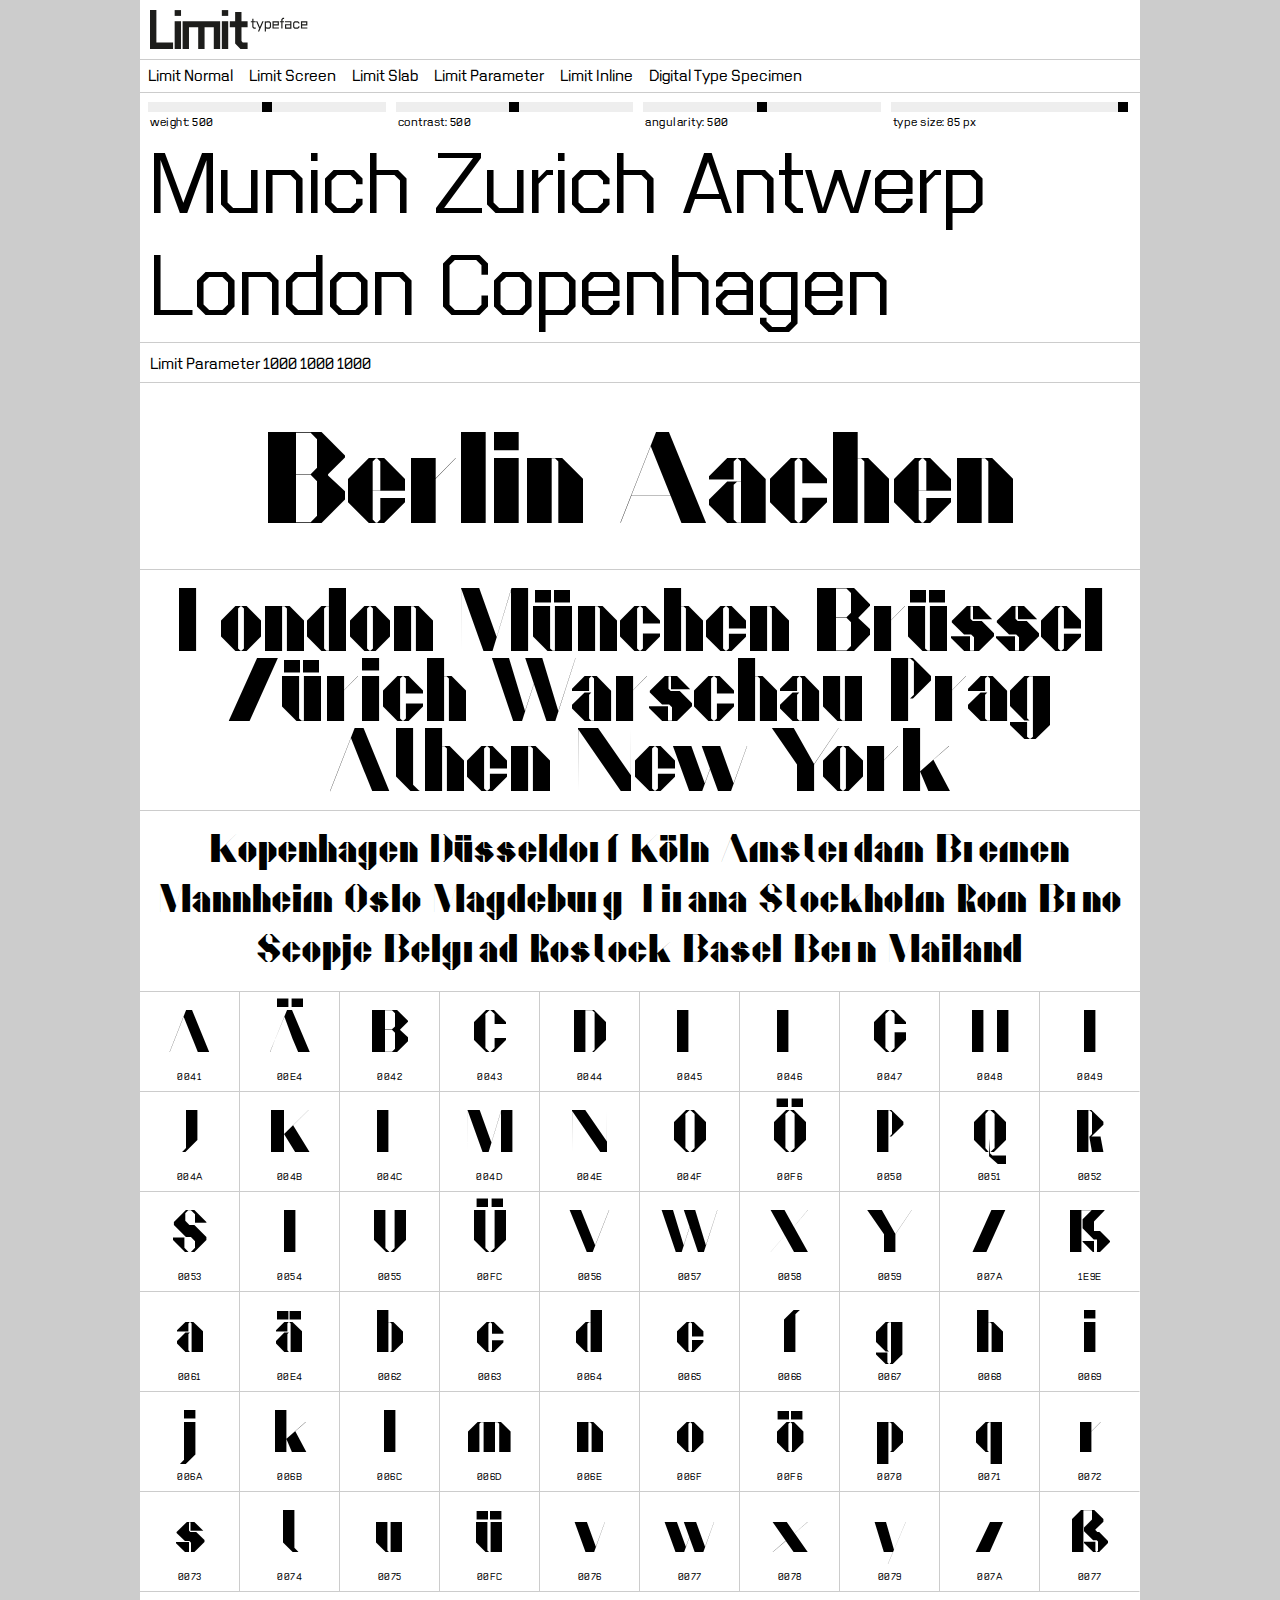
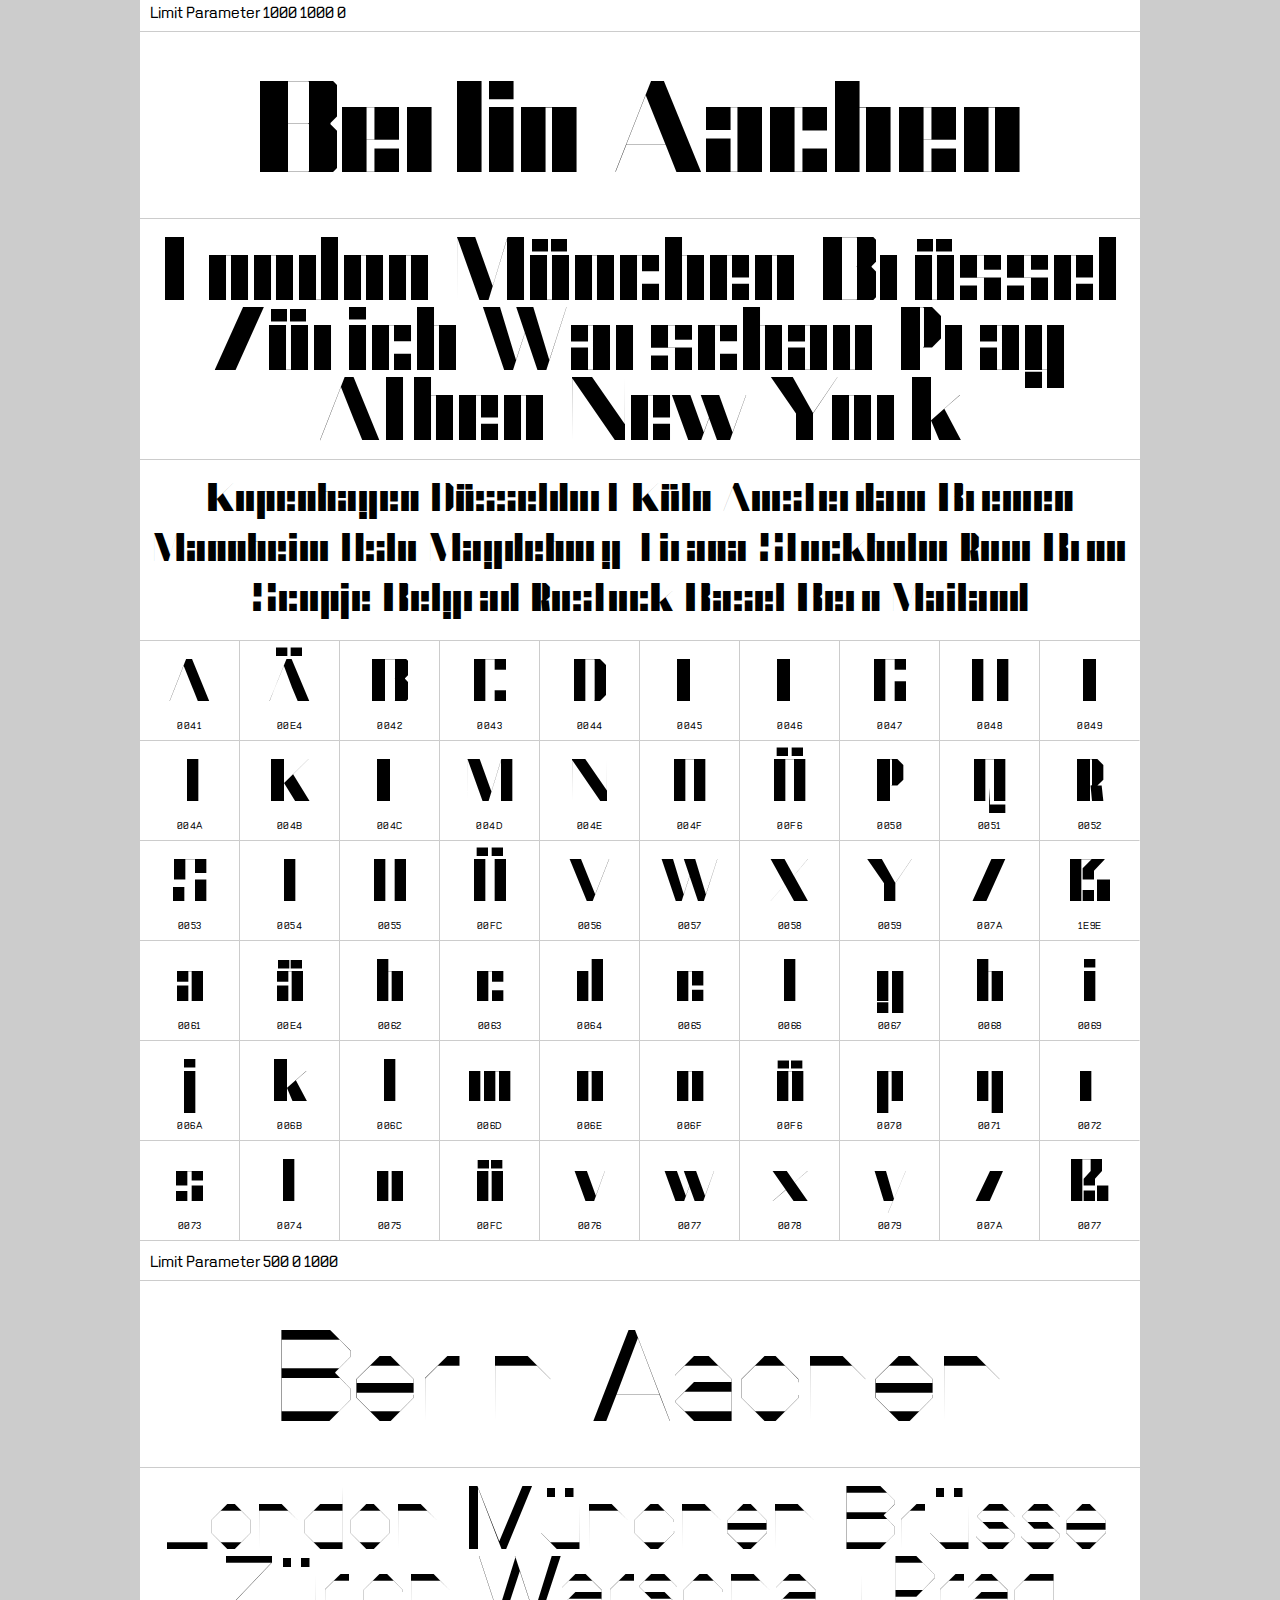
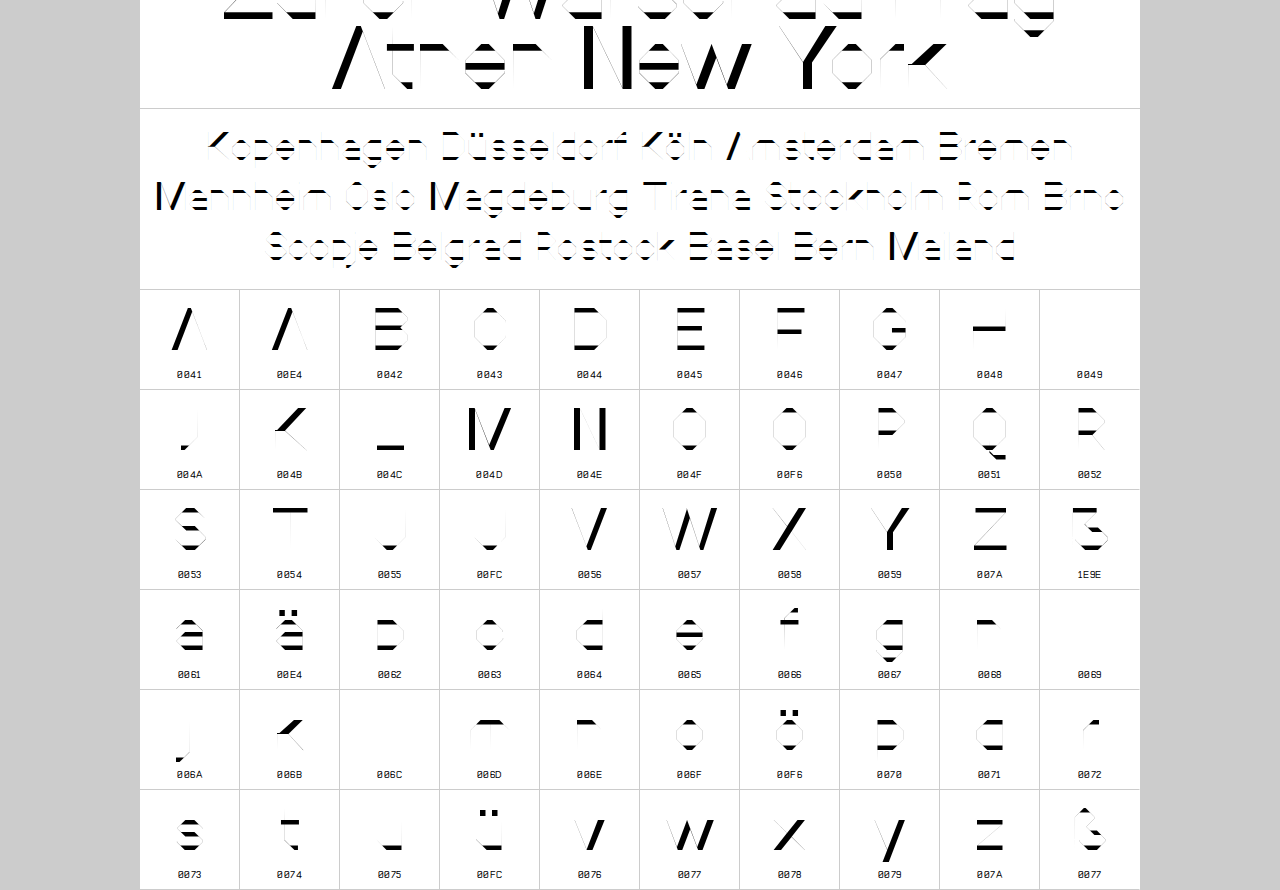
<file: Limit/Limit-Parameter.html>
<!DOCTYPE html>
<html>
<head>
	<meta charset="utf-8">
    <meta http-equiv="Content-Type" content="text/html">
    <meta content="True" name="HandheldFriendly">
    <meta content="320" name="MobileOptimized">
    <meta name="viewport" content="width=device-width, initial-scale=1.0">
	<title>Limit Typeface – Parameter</title>
	
	<link rel="stylesheet" type="text/css" href="css/sliders-specimen.css">
	<link rel="stylesheet" type="text/css" href="css/fonts.css">
	<style type="text/css">
    body{background-color: #ccc;margin:0; -webkit-hyphens: auto; -ms-hyphens: auto; hyphens: auto;}
    
	.wrap{margin:0 auto;max-width: 1000px;background-color: white;}
	.header{padding:10px;padding-bottom:6px;border-bottom:1px solid #ccc;border-bottom: 0.5px solid #ccc;}
	.navigation{width:100%;border-bottom:1px solid #ccc;border-bottom: 0.5px solid #ccc;box-sizing: border-box;padding:0;float:left;}
	.navigation a{padding:5px 8px 8px 8px; text-decoration:none; color:#000;float:left;}
	.navigation a:hover{text-decoration:none; background-color:#eee;}
	.textinput-sliders{width:100%;background-color:;padding:7px 5px 10px 5px;box-sizing: border-box;font-size: 12px;letter-spacing: 0.5px;font-family:'limit-80';}
	.textinput-sliders span{font-size: 12px;letter-spacing: 0.5px;font-family:'limit-80';}
	.textinput-sliders p{font-size: 12px;letter-spacing: 0.5px;font-family:'limit-80';}
	.inputbox{float:left;box-sizing: border-box;padding: 0px 5px 0px 5px;width:25%;}
	.fontname{padding:10px;border-bottom:1px solid #ccc;border-bottom: 0.5px solid #ccc;}
	.segment{padding:10px 10px 20px 10px;box-sizing:border-box;border-bottom:1px solid #ccc;border-bottom: 0.5px solid #ccc;border-bottom: 0.5px solid #ccc;}
	#h{font-family: 'limit-parameter';font-size: 85px;padding:00px 10px 10px 10px;box-sizing:border-box;border-bottom:1px solid #ccc;border-bottom: 0.5px solid #ccc;-webkit-hyphens: none; -ms-hyphens: none; hyphens: none;}
	
	p{margin:0;padding:0;/*font-variant-numeric: oldstyle-nums;*/}
	[contenteditable] {outline: 0px solid transparent;}
	.glyphbox{
		width:10%;
		box-sizing:border-box;
		border-right:1px solid #ccc;border-right:0.5px solid #ccc;
		border-bottom:1px solid #ccc;border-bottom: 0.5px solid #ccc;
		text-align:center;
		float:left;
		padding-bottom:10px;
		height:100px;
	}
	.glyphbox p{font-size:60px;}
	.glyphbox span{font-size:10px;letter-spacing: 0.5px;}
	#bw{border-right:1px solid transparent;}
	.f1000-1000-1000{font-family:'limit-parameter';font-variation-settings:'wght' 1000 , 'cntr' 1000 ,'ccns' 1000;text-align: center;}
	.f1000-1000-0{font-family:'limit-parameter';font-variation-settings:'wght' 1000 , 'cntr' 1000 ,'ccns' 0;text-align: center;}
	.f500-0-1000{font-family:'limit-parameter';font-variation-settings:'wght' 500 , 'cntr' 0 ,'ccns' 1000;text-align: center;}
	.f80{font-family:'limit-80';}
	
	#bw{border-right:1px solid #fff;}
	#ham{background-image: url('img/hamlines.svg');}
	#ham:hover{background-color: #f6f6f6;}
	input[type=checkbox]{display: none;}	
	@media only screen and (max-width: 679px) {
	/*toggle mobile- - - - - - - - - - - - - - - - - - - - - - - - - - - - - - - - - - */
	.nava{height:40px;width:40px; float:right;}
	.nava:hover{cursor: pointer;}
	label {	background-color:;	cursor: pointer;}
	label:hover { color: #000;}
	.navtoggle {  -webkit-transition: height .3s ease;  height: 0;  overflow: hidden;	}
	input[type=checkbox]:checked + .navtoggle {height:165px;}
 	/*- - - - - - - - - - - - - - - - - - - - - - - - - - - - - - - - - - - - - - - - - - */
		.header{border-bottom:none; }
		.inputbox{width:100%;margin-bottom: 10px;}
		.navigation a{display: block;float:none;border-bottom:1px solid #ccc;border-bottom:0.5px solid #ccc;}
		.navigation a:last-child{border-bottom: none;}
		.navigation a:first-child{border-top:1px solid #ccc;border-top:0.5px solid #ccc;}
		.glyphbox{width:20%;}
    		.f{border-right: 1px solid #fff;}
	}
    @media only screen and (min-width: 680px) and (max-width: 800px) {
    	.header{border-bottom:1px solid #ccc;border-bottom: 0.5px solid #ccc;}
    		.inputbox{width:50%;}
    		.segment-c2{column-count: 1;}
    		.segment-c3{column-count: 1;}
    		.segment-c4{column-count: 2;}
    		.glyphbox{width:20%;}
    		.f{border-right: 1px solid #fff;}

    }
	@media only screen and (min-width: 801px) {
	    	.header{border-bottom:1px solid #ccc;border-bottom: 0.5px solid #ccc;}
	}
</style>
</head>
<script type="text/javascript">
	
	var oldX=500;
    var oldY=500;
    var oldIr=500;
    document.getElementById("h").style['font-variation-settings'] = "'wght'" + oldX + "," + "'cntr'" + oldY + "," + "'ccns'" + oldIr;

    function checkwidth(){
    	var w = window.innerWidth;
    	if(w<680){document.getElementById("ham").style.display= "inline-block";}
    	else {document.getElementById("ham").style.display= "none";}
    }
</script>
<body onresize="checkwidth()">
<div class="wrap">
	<!-- HEADER -->
	<div class="header">
		<img src="img/limit.svg" width="180px">
		<label for="check" class="nava" id="ham"></label>
		<div style="clear:left;float:none;"></div>
	</div>

	<input id="check" class="ham" type="checkbox">
	<div class="f80 navigation navtoggle">
		<a href="Limit-Normal.html">Limit Normal</a>
		<a href="Limit-Screen.html">Limit Screen</a>
		<a href="Limit-Slab.html">Limit Slab</a>
		<a href="Limit-Parameter.html">Limit Parameter</a>
		<a href="Limit-Inline.html">Limit Inline</a>
		<a href="Limit-Specimen.html">Digital Type Specimen</a>
	</div>

	<div style="clear:left;float:none;"></div>
	 
	<!-- Limit Parameter --> 

	<div class="textinput-sliders">
		<form>
			<div class="inputbox">
		    		<input type="range" min="0" max="1000" value="500" id="weight_slider">
		    		<p>weight: <span id="weight_demo"></span></p>
		   	</div>
		   	<div class="inputbox">	
			   		<input type="range" min="0" max="1000" value="500" id="cslider">
			    	<p>contrast: <span id="cdemo"></span></p>
		    </div>
		    <div class="inputbox">	
			    	<input type="range" min="0" max="1000" value="500" id="irslider">
			    	<p>angularity: <span id="irdemo"></span></p> 
		    </div>
		    <div class="inputbox">
			    	<input type="range" min="20" max="100" value="100" id="fsize">
			   		<p>type size: <span id="wdemo">85 px</span></p> 
		   	</div>	
		    </form>
	</div>
		
	<div style="clear:left;float:none;"></div>

	<div class="textinput" >
 		<div id="h" contenteditable="true" spellcheck="false">
		 Munich Zurich Antwerp London Copenhagen
		</div>
	</div>

	<!-- ------------------------------- -->
	<!-- Limit Normal 1000 1000 1000     --> 
    <!-- ------------------------------- -->

	<div class="f80 fontname">Limit Parameter 1000 1000 1000</div>

	<div class="segment f1000-1000-1000" style="font-size:130px;"><p>Berlin Aachen</p></div>
	<div class="segment f1000-1000-1000" style="font-size:90px;line-height:70px"><p>London München Brüssel Zürich Warschau Prag Athen New York</p></div>
	<div class="segment f1000-1000-1000" style="font-size:40px;line-height:50px;-webkit-hyphens: none; -ms-hyphens: none; hyphens: none;letter-spacing: 1px;"><p>Kopenhagen Düsseldorf Köln Amsterdam Bremen Mannheim Oslo Magdeburg Tirana Stockholm Rom Brno Scopje Belgrad Rostock Basel Bern Mailand</p></div>

	<div class="glyphboxstyle f1000-1000-1000">
		<div class="glyphbox"><p>A</p><span class="f80">0041</span></div>
		<div class="glyphbox"><p>Ä</p><span class="f80">00E4</span></div>
		<div class="glyphbox"><p>B</p><span class="f80">0042</span></div>
		<div class="glyphbox"><p>C</p><span class="f80">0043</span></div>
		<div class="glyphbox f"><p>D</p><span class="f80">0044</span></div>
		<div class="glyphbox"><p>E</p><span class="f80">0045</span></div>
		<div class="glyphbox"><p>F</p><span class="f80">0046</span></div>
		<div class="glyphbox"><p>G</p><span class="f80">0047</span></div>
		<div class="glyphbox"><p>H</p><span class="f80">0048</span></div>
		<div class="glyphbox f" id="bw"><p>I</p><span class="f80">0049</span></div>
		<div class="glyphbox"><p>J</p><span class="f80">004A</span></div>
		<div class="glyphbox"><p>K</p><span class="f80">004B</span></div>
		<div class="glyphbox"><p>L</p><span class="f80">004C</span></div>
		<div class="glyphbox"><p>M</p><span class="f80">004D</span></div>
		<div class="glyphbox f"><p>N</p><span class="f80">004E</span></div>
		<div class="glyphbox"><p>O</p><span class="f80">004F</span></div>
		<div class="glyphbox"><p>Ö</p><span class="f80">00F6</span></div>
		<div class="glyphbox"><p>P</p><span class="f80">0050</span></div>
		<div class="glyphbox"><p>Q</p><span class="f80">0051</span></div>
		<div class="glyphbox f" id="bw"><p>R</p><span class="f80">0052</span></div>
		<div class="glyphbox"><p>S</p><span class="f80">0053</span></div>
		<div class="glyphbox"><p>T</p><span class="f80">0054</span></div>
		<div class="glyphbox"><p>U</p><span class="f80">0055</span></div>
		<div class="glyphbox"><p>Ü</p><span class="f80">00FC</span></div>
		<div class="glyphbox f"><p>V</p><span class="f80">0056</span></div>
		<div class="glyphbox"><p>W</p><span class="f80">0057</span></div>
		<div class="glyphbox"><p>X</p><span class="f80">0058</span></div>
		<div class="glyphbox"><p>Y</p><span class="f80">0059</span></div>
		<div class="glyphbox"><p>Z</p><span class="f80">007A</span></div>
		<div class="glyphbox f" id="bw"><p>&#7838;</p><span class="f80">1E9E</span></div>
		<div class="glyphbox"><p>a</p><span class="f80">0061</span></div>
		<div class="glyphbox"><p>ä</p><span class="f80">00E4</span></div>
		<div class="glyphbox"><p>b</p><span class="f80">0062</span></div>
		<div class="glyphbox"><p>c</p><span class="f80">0063</span></div>
		<div class="glyphbox f"><p>d</p><span class="f80">0064</span></div>
		<div class="glyphbox"><p>e</p><span class="f80">0065</span></div>
		<div class="glyphbox"><p>f</p><span class="f80">0066</span></div>
		<div class="glyphbox"><p>g</p><span class="f80">0067</span></div>
		<div class="glyphbox"><p>h</p><span class="f80">0068</span></div>
		<div class="glyphbox f" id="bw"><p>i</p><span class="f80">0069</span></div>
		<div class="glyphbox"><p>j</p><span class="f80">006A</span></div>
		<div class="glyphbox"><p>k</p><span class="f80">006B</span></div>
		<div class="glyphbox"><p>l</p><span class="f80">006C</span></div>
		<div class="glyphbox"><p>m</p><span class="f80">006D</span></div>
		<div class="glyphbox f"><p>n</p><span class="f80">006E</span></div>
		<div class="glyphbox"><p>o</p><span class="f80">006F</span></div>
		<div class="glyphbox"><p>ö</p><span class="f80">00F6</span></div>
		<div class="glyphbox"><p>p</p><span class="f80">0070</span></div>
		<div class="glyphbox"><p>q</p><span class="f80">0071</span></div>
		<div class="glyphbox f" id="bw"><p>r</p><span class="f80">0072</span></div>
		<div class="glyphbox"><p>s</p><span class="f80">0073</span></div>
		<div class="glyphbox"><p>t</p><span class="f80">0074</span></div>
		<div class="glyphbox"><p>u</p><span class="f80">0075</span></div>
		<div class="glyphbox"><p>ü</p><span class="f80">00FC</span></div>
		<div class="glyphbox f"><p>v</p><span class="f80">0076</span></div>
		<div class="glyphbox"><p>w</p><span class="f80">0077</span></div>
		<div class="glyphbox"><p>x</p><span class="f80">0078</span></div>
		<div class="glyphbox"><p>y</p><span class="f80">0079</span></div>
		<div class="glyphbox"><p>z</p><span class="f80">007A</span></div>
		<div class="glyphbox f" id="bw"><p>ß</p><span class="f80">0077</span></div>		
	</div>	
	<div style="clear:left;float:none;"></div>

	<!-- ------------------------------- -->
	<!-- Limit Normal 1000 1000 0     --> 
    <!-- ------------------------------- -->

	<div class="f80 fontname">Limit Parameter 1000 1000 0</div>

	<div class="segment f1000-1000-0" style="font-size:130px;"><p>Berlin Aachen</p></div>
	<div class="segment f1000-1000-0" style="font-size:90px;line-height:70px"><p>London München Brüssel Zürich Warschau Prag Athen New York</p></div>
	<div class="segment f1000-1000-0" style="font-size:40px;line-height:50px;-webkit-hyphens: none; -ms-hyphens: none; hyphens: none;letter-spacing: 1px;"><p>Kopenhagen Düsseldorf Köln Amsterdam Bremen Mannheim Oslo Magdeburg Tirana Stockholm Rom Brno Scopje Belgrad Rostock Basel Bern Mailand</p></div>

	<div class="glyphboxstyle f1000-1000-0">
		<div class="glyphbox"><p>A</p><span class="f80">0041</span></div>
		<div class="glyphbox"><p>Ä</p><span class="f80">00E4</span></div>
		<div class="glyphbox"><p>B</p><span class="f80">0042</span></div>
		<div class="glyphbox"><p>C</p><span class="f80">0043</span></div>
		<div class="glyphbox f"><p>D</p><span class="f80">0044</span></div>
		<div class="glyphbox"><p>E</p><span class="f80">0045</span></div>
		<div class="glyphbox"><p>F</p><span class="f80">0046</span></div>
		<div class="glyphbox"><p>G</p><span class="f80">0047</span></div>
		<div class="glyphbox"><p>H</p><span class="f80">0048</span></div>
		<div class="glyphbox f" id="bw"><p>I</p><span class="f80">0049</span></div>
		<div class="glyphbox"><p>J</p><span class="f80">004A</span></div>
		<div class="glyphbox"><p>K</p><span class="f80">004B</span></div>
		<div class="glyphbox"><p>L</p><span class="f80">004C</span></div>
		<div class="glyphbox"><p>M</p><span class="f80">004D</span></div>
		<div class="glyphbox f"><p>N</p><span class="f80">004E</span></div>
		<div class="glyphbox"><p>O</p><span class="f80">004F</span></div>
		<div class="glyphbox"><p>Ö</p><span class="f80">00F6</span></div>
		<div class="glyphbox"><p>P</p><span class="f80">0050</span></div>
		<div class="glyphbox"><p>Q</p><span class="f80">0051</span></div>
		<div class="glyphbox f" id="bw"><p>R</p><span class="f80">0052</span></div>
		<div class="glyphbox"><p>S</p><span class="f80">0053</span></div>
		<div class="glyphbox"><p>T</p><span class="f80">0054</span></div>
		<div class="glyphbox"><p>U</p><span class="f80">0055</span></div>
		<div class="glyphbox"><p>Ü</p><span class="f80">00FC</span></div>
		<div class="glyphbox f"><p>V</p><span class="f80">0056</span></div>
		<div class="glyphbox"><p>W</p><span class="f80">0057</span></div>
		<div class="glyphbox"><p>X</p><span class="f80">0058</span></div>
		<div class="glyphbox"><p>Y</p><span class="f80">0059</span></div>
		<div class="glyphbox"><p>Z</p><span class="f80">007A</span></div>
		<div class="glyphbox f" id="bw"><p>&#7838;</p><span class="f80">1E9E</span></div>
		<div class="glyphbox"><p>a</p><span class="f80">0061</span></div>
		<div class="glyphbox"><p>ä</p><span class="f80">00E4</span></div>
		<div class="glyphbox"><p>b</p><span class="f80">0062</span></div>
		<div class="glyphbox"><p>c</p><span class="f80">0063</span></div>
		<div class="glyphbox f"><p>d</p><span class="f80">0064</span></div>
		<div class="glyphbox"><p>e</p><span class="f80">0065</span></div>
		<div class="glyphbox"><p>f</p><span class="f80">0066</span></div>
		<div class="glyphbox"><p>g</p><span class="f80">0067</span></div>
		<div class="glyphbox"><p>h</p><span class="f80">0068</span></div>
		<div class="glyphbox f" id="bw"><p>i</p><span class="f80">0069</span></div>
		<div class="glyphbox"><p>j</p><span class="f80">006A</span></div>
		<div class="glyphbox"><p>k</p><span class="f80">006B</span></div>
		<div class="glyphbox"><p>l</p><span class="f80">006C</span></div>
		<div class="glyphbox"><p>m</p><span class="f80">006D</span></div>
		<div class="glyphbox f"><p>n</p><span class="f80">006E</span></div>
		<div class="glyphbox"><p>o</p><span class="f80">006F</span></div>
		<div class="glyphbox"><p>ö</p><span class="f80">00F6</span></div>
		<div class="glyphbox"><p>p</p><span class="f80">0070</span></div>
		<div class="glyphbox"><p>q</p><span class="f80">0071</span></div>
		<div class="glyphbox f" id="bw"><p>r</p><span class="f80">0072</span></div>
		<div class="glyphbox"><p>s</p><span class="f80">0073</span></div>
		<div class="glyphbox"><p>t</p><span class="f80">0074</span></div>
		<div class="glyphbox"><p>u</p><span class="f80">0075</span></div>
		<div class="glyphbox"><p>ü</p><span class="f80">00FC</span></div>
		<div class="glyphbox f"><p>v</p><span class="f80">0076</span></div>
		<div class="glyphbox"><p>w</p><span class="f80">0077</span></div>
		<div class="glyphbox"><p>x</p><span class="f80">0078</span></div>
		<div class="glyphbox"><p>y</p><span class="f80">0079</span></div>
		<div class="glyphbox"><p>z</p><span class="f80">007A</span></div>
		<div class="glyphbox f" id="bw"><p>ß</p><span class="f80">0077</span></div>		
	</div>	
	<div style="clear:left;float:none;"></div>

	<!-- ------------------------------- -->
	<!-- Limit Normal 500 0 1000      --> 
    <!-- ------------------------------- -->

	<div class="f80 fontname">Limit Parameter 500 0 1000</div>

	<div class="segment f500-0-1000" style="font-size:130px;"><p>Berlin Aachen</p></div>
	<div class="segment f500-0-1000" style="font-size:90px;line-height:70px"><p>London München Brüssel Zürich Warschau Prag Athen New York</p></div>
	<div class="segment f500-0-1000" style="font-size:40px;line-height:50px;-webkit-hyphens: none; -ms-hyphens: none; hyphens: none;letter-spacing: 1px;"><p>Kopenhagen Düsseldorf Köln Amsterdam Bremen Mannheim Oslo Magdeburg Tirana Stockholm Rom Brno Scopje Belgrad Rostock Basel Bern Mailand</p></div>

	<div class="glyphboxstyle f500-0-1000">
		<div class="glyphbox"><p>A</p><span class="f80">0041</span></div>
		<div class="glyphbox"><p>Ä</p><span class="f80">00E4</span></div>
		<div class="glyphbox"><p>B</p><span class="f80">0042</span></div>
		<div class="glyphbox"><p>C</p><span class="f80">0043</span></div>
		<div class="glyphbox"><p>D</p><span class="f80">0044</span></div>
		<div class="glyphbox"><p>E</p><span class="f80">0045</span></div>
		<div class="glyphbox"><p>F</p><span class="f80">0046</span></div>
		<div class="glyphbox"><p>G</p><span class="f80">0047</span></div>
		<div class="glyphbox"><p>H</p><span class="f80">0048</span></div>
		<div class="glyphbox" id="bw"><p>I</p><span class="f80">0049</span></div>
		<div class="glyphbox"><p>J</p><span class="f80">004A</span></div>
		<div class="glyphbox"><p>K</p><span class="f80">004B</span></div>
		<div class="glyphbox"><p>L</p><span class="f80">004C</span></div>
		<div class="glyphbox"><p>M</p><span class="f80">004D</span></div>
		<div class="glyphbox"><p>N</p><span class="f80">004E</span></div>
		<div class="glyphbox"><p>O</p><span class="f80">004F</span></div>
		<div class="glyphbox"><p>Ö</p><span class="f80">00F6</span></div>
		<div class="glyphbox"><p>P</p><span class="f80">0050</span></div>
		<div class="glyphbox"><p>Q</p><span class="f80">0051</span></div>
		<div class="glyphbox" id="bw"><p>R</p><span class="f80">0052</span></div>
		<div class="glyphbox"><p>S</p><span class="f80">0053</span></div>
		<div class="glyphbox"><p>T</p><span class="f80">0054</span></div>
		<div class="glyphbox"><p>U</p><span class="f80">0055</span></div>
		<div class="glyphbox"><p>Ü</p><span class="f80">00FC</span></div>
		<div class="glyphbox"><p>V</p><span class="f80">0056</span></div>
		<div class="glyphbox"><p>W</p><span class="f80">0057</span></div>
		<div class="glyphbox"><p>X</p><span class="f80">0058</span></div>
		<div class="glyphbox"><p>Y</p><span class="f80">0059</span></div>
		<div class="glyphbox"><p>Z</p><span class="f80">007A</span></div>
		<div class="glyphbox" id="bw"><p>&#7838;</p><span class="f80">1E9E</span></div>
		<div class="glyphbox"><p>a</p><span class="f80">0061</span></div>
		<div class="glyphbox"><p>ä</p><span class="f80">00E4</span></div>
		<div class="glyphbox"><p>b</p><span class="f80">0062</span></div>
		<div class="glyphbox"><p>c</p><span class="f80">0063</span></div>
		<div class="glyphbox"><p>d</p><span class="f80">0064</span></div>
		<div class="glyphbox"><p>e</p><span class="f80">0065</span></div>
		<div class="glyphbox"><p>f</p><span class="f80">0066</span></div>
		<div class="glyphbox"><p>g</p><span class="f80">0067</span></div>
		<div class="glyphbox"><p>h</p><span class="f80">0068</span></div>
		<div class="glyphbox" id="bw"><p>i</p><span class="f80">0069</span></div>
		<div class="glyphbox"><p>j</p><span class="f80">006A</span></div>
		<div class="glyphbox"><p>k</p><span class="f80">006B</span></div>
		<div class="glyphbox"><p>l</p><span class="f80">006C</span></div>
		<div class="glyphbox"><p>m</p><span class="f80">006D</span></div>
		<div class="glyphbox"><p>n</p><span class="f80">006E</span></div>
		<div class="glyphbox"><p>o</p><span class="f80">006F</span></div>
		<div class="glyphbox"><p>ö</p><span class="f80">00F6</span></div>
		<div class="glyphbox"><p>p</p><span class="f80">0070</span></div>
		<div class="glyphbox"><p>q</p><span class="f80">0071</span></div>
		<div class="glyphbox" id="bw"><p>r</p><span class="f80">0072</span></div>
		<div class="glyphbox"><p>s</p><span class="f80">0073</span></div>
		<div class="glyphbox"><p>t</p><span class="f80">0074</span></div>
		<div class="glyphbox"><p>u</p><span class="f80">0075</span></div>
		<div class="glyphbox"><p>ü</p><span class="f80">00FC</span></div>
		<div class="glyphbox"><p>v</p><span class="f80">0076</span></div>
		<div class="glyphbox"><p>w</p><span class="f80">0077</span></div>
		<div class="glyphbox"><p>x</p><span class="f80">0078</span></div>
		<div class="glyphbox"><p>y</p><span class="f80">0079</span></div>
		<div class="glyphbox"><p>z</p><span class="f80">007A</span></div>
		<div class="glyphbox" id="bw"><p>ß</p><span class="f80">0077</span></div>
	</div>	
	<div style="clear:left;float:none;"></div>
</div>
<script type="text/javascript">
/*--------------------------------*/
/*test word variable font settings*/
/*--------------------------------*/
var tempX;
var tempY;
var tempIr;
var weightslider = document.getElementById("weight_slider");
var cslider = document.getElementById("cslider");
var irslider = document.getElementById("irslider");
var weightoutput = document.getElementById("weight_demo");
var coutput = document.getElementById("cdemo");
var iroutput = document.getElementById("irdemo");
weightoutput.innerHTML = weightslider.value;
coutput.innerHTML = cslider.value;
iroutput.innerHTML = irslider.value;
weightslider.oninput = function() {
  weightoutput.innerHTML = this.value;
  tempY = this.value;
  document.getElementById("h").style['font-variation-settings'] = "'wght'" + tempY + "," + "'cntr'" + oldX + "," + "'ccns'" + oldIr;
  oldY = tempY;
}
cslider.oninput = function() {
  coutput.innerHTML = this.value;
  tempX = this.value;
  document.getElementById("h").style['font-variation-settings'] = "'wght'" + oldY + "," + "'cntr'" + tempX + "," + "'ccns'" + oldIr;
  oldX=tempX;
}
irslider.oninput = function() {
  iroutput.innerHTML = this.value;
  tempIr = this.value;
  document.getElementById("h").style['font-variation-settings'] = "'wght'" + oldY + "," + "'cntr'" + oldX + "," + "'ccns'" + tempIr;
  oldIr=tempIr;
}
/*------------------*/
/*test word pramater*/
/*------------------*/
fsize.oninput = function() {
  var fsize = this.value;
  document.getElementById("h").style.fontSize = fsize+"px";
  document.getElementById("wdemo").innerHTML = this.value + "px";
}
</script>
</body>
</html>
</file>
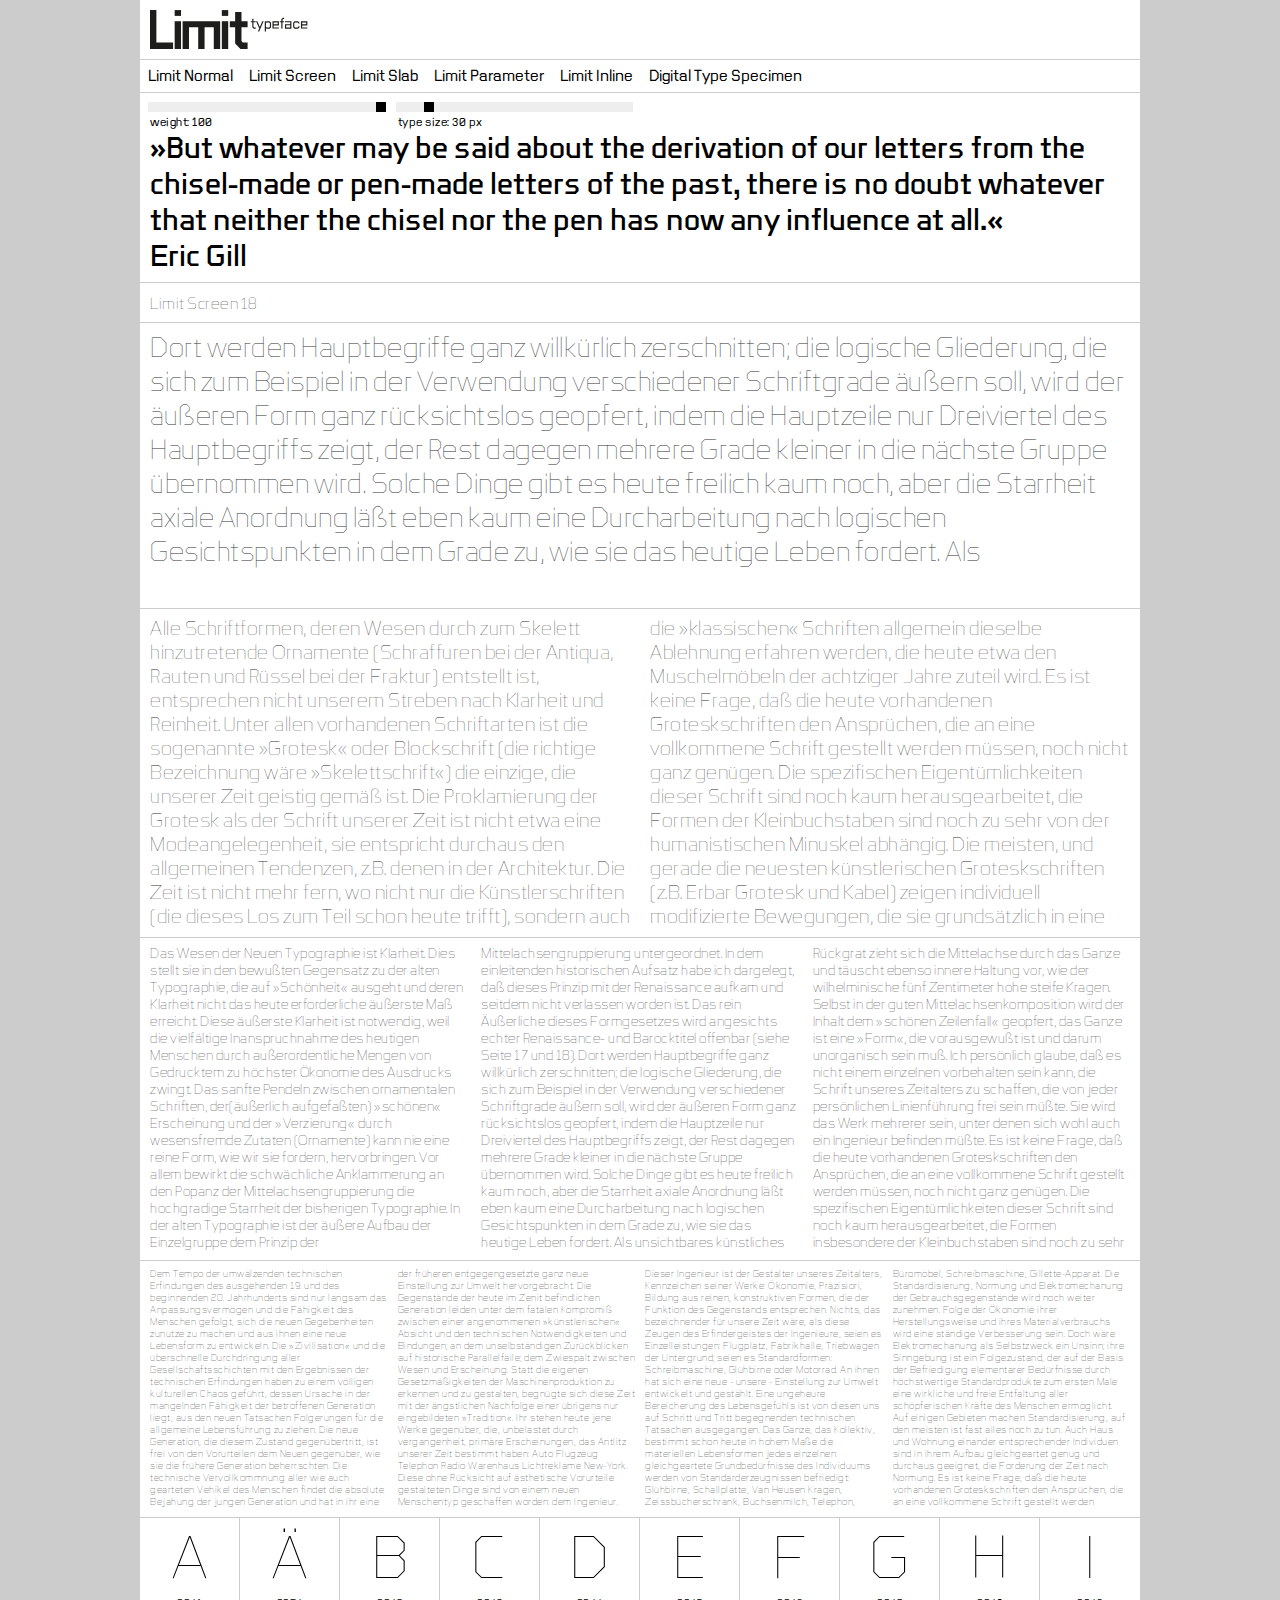
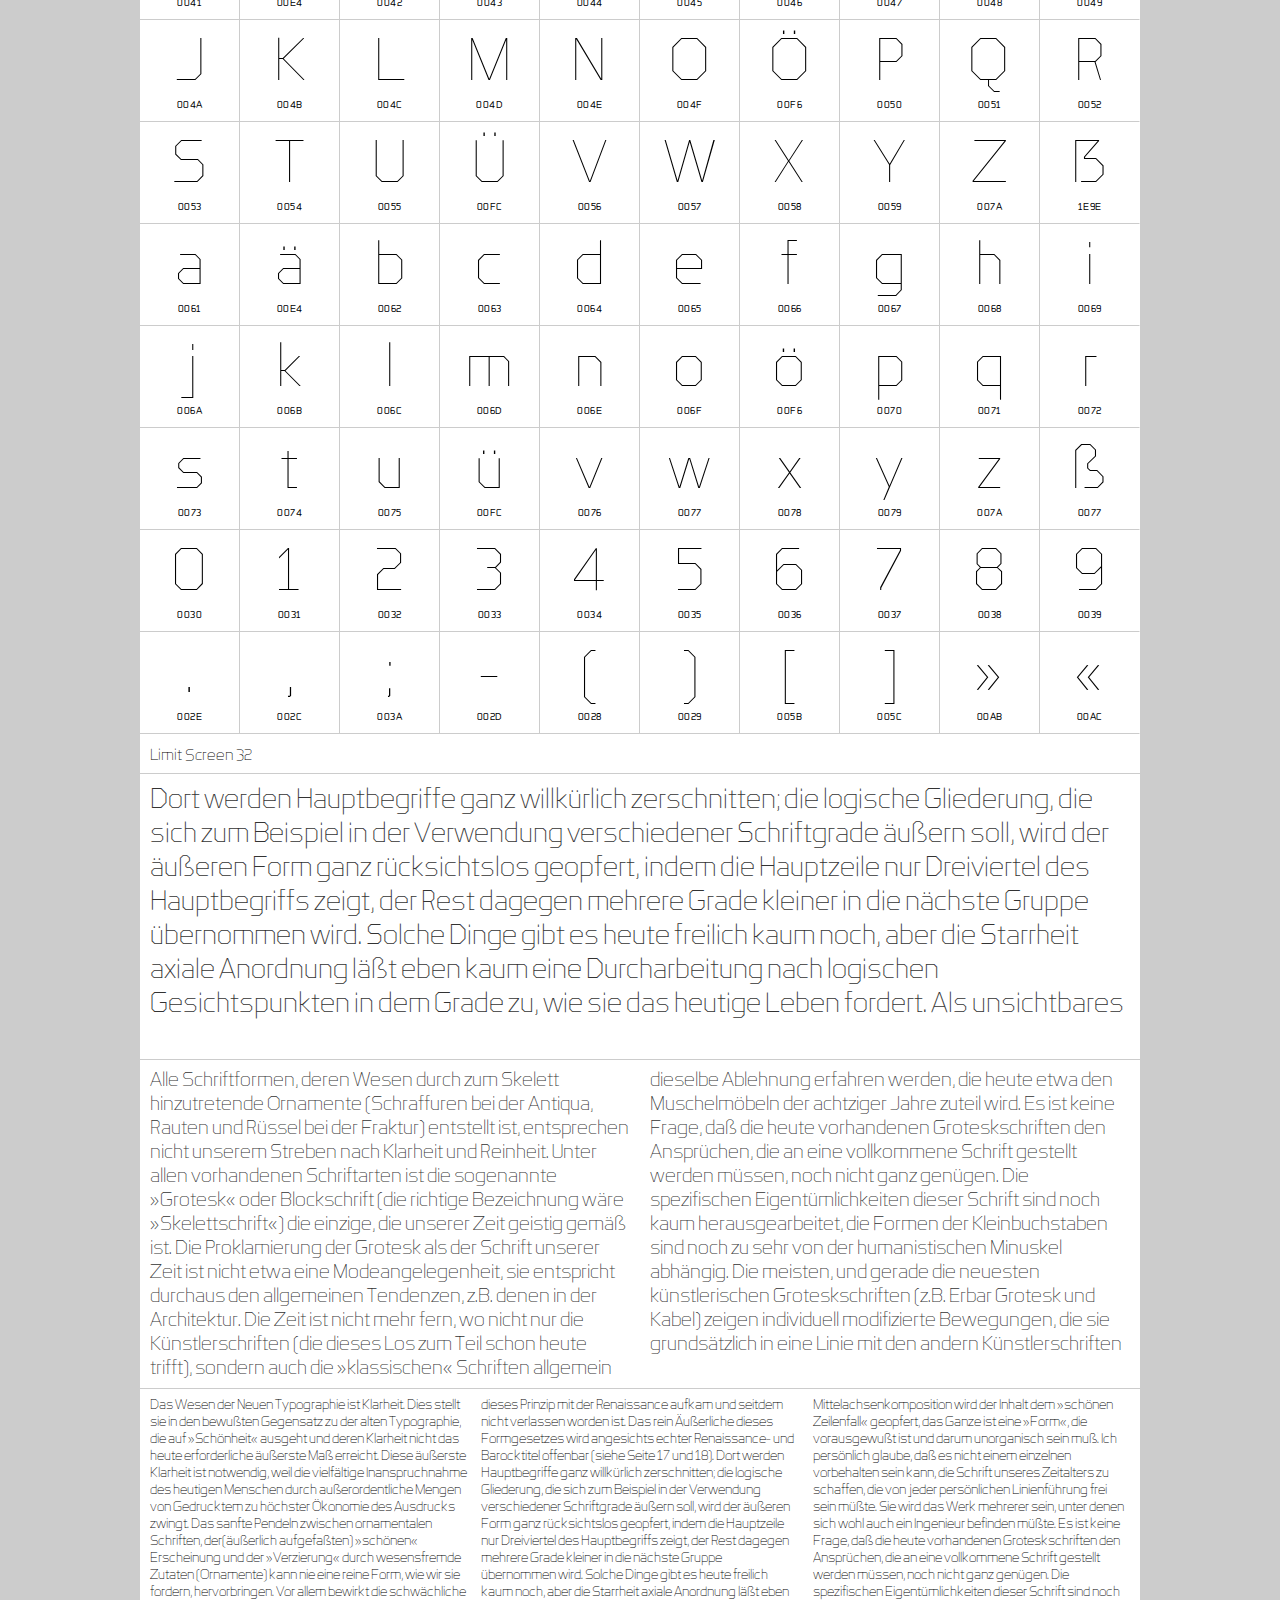
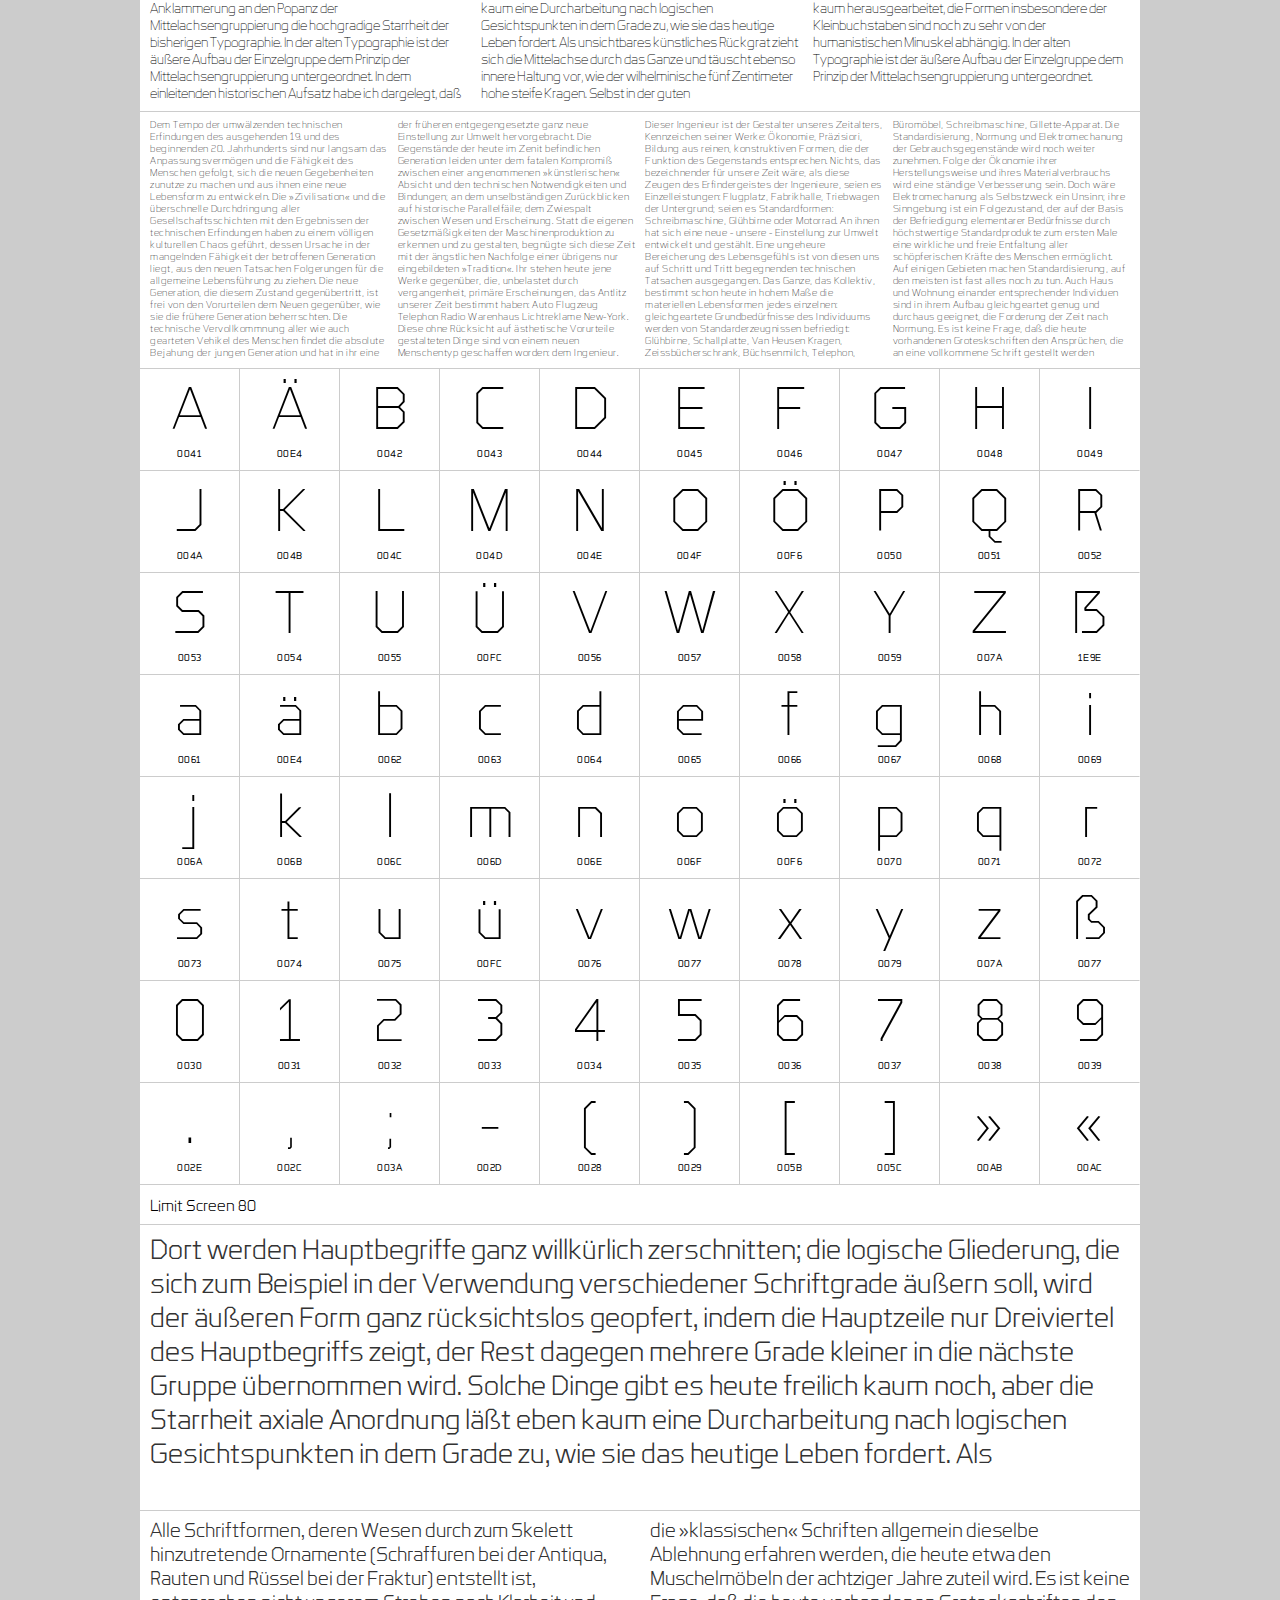
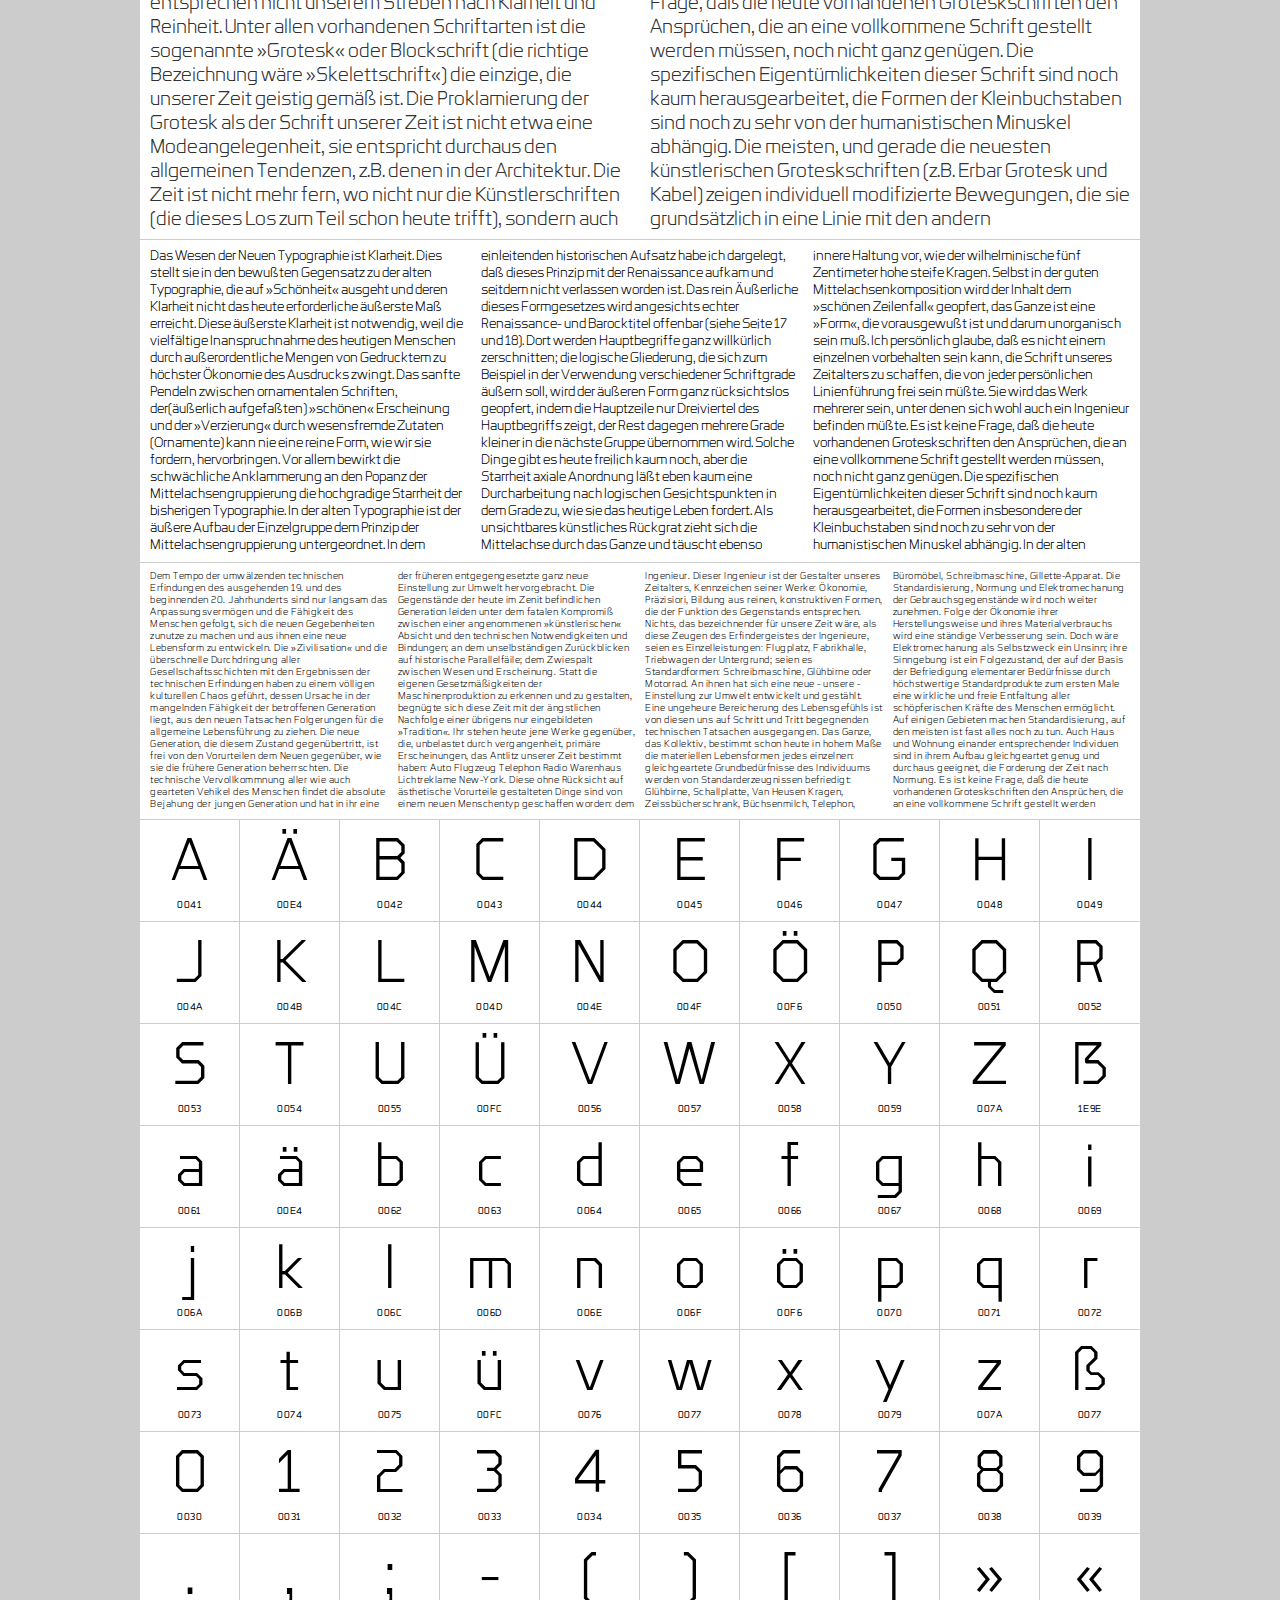
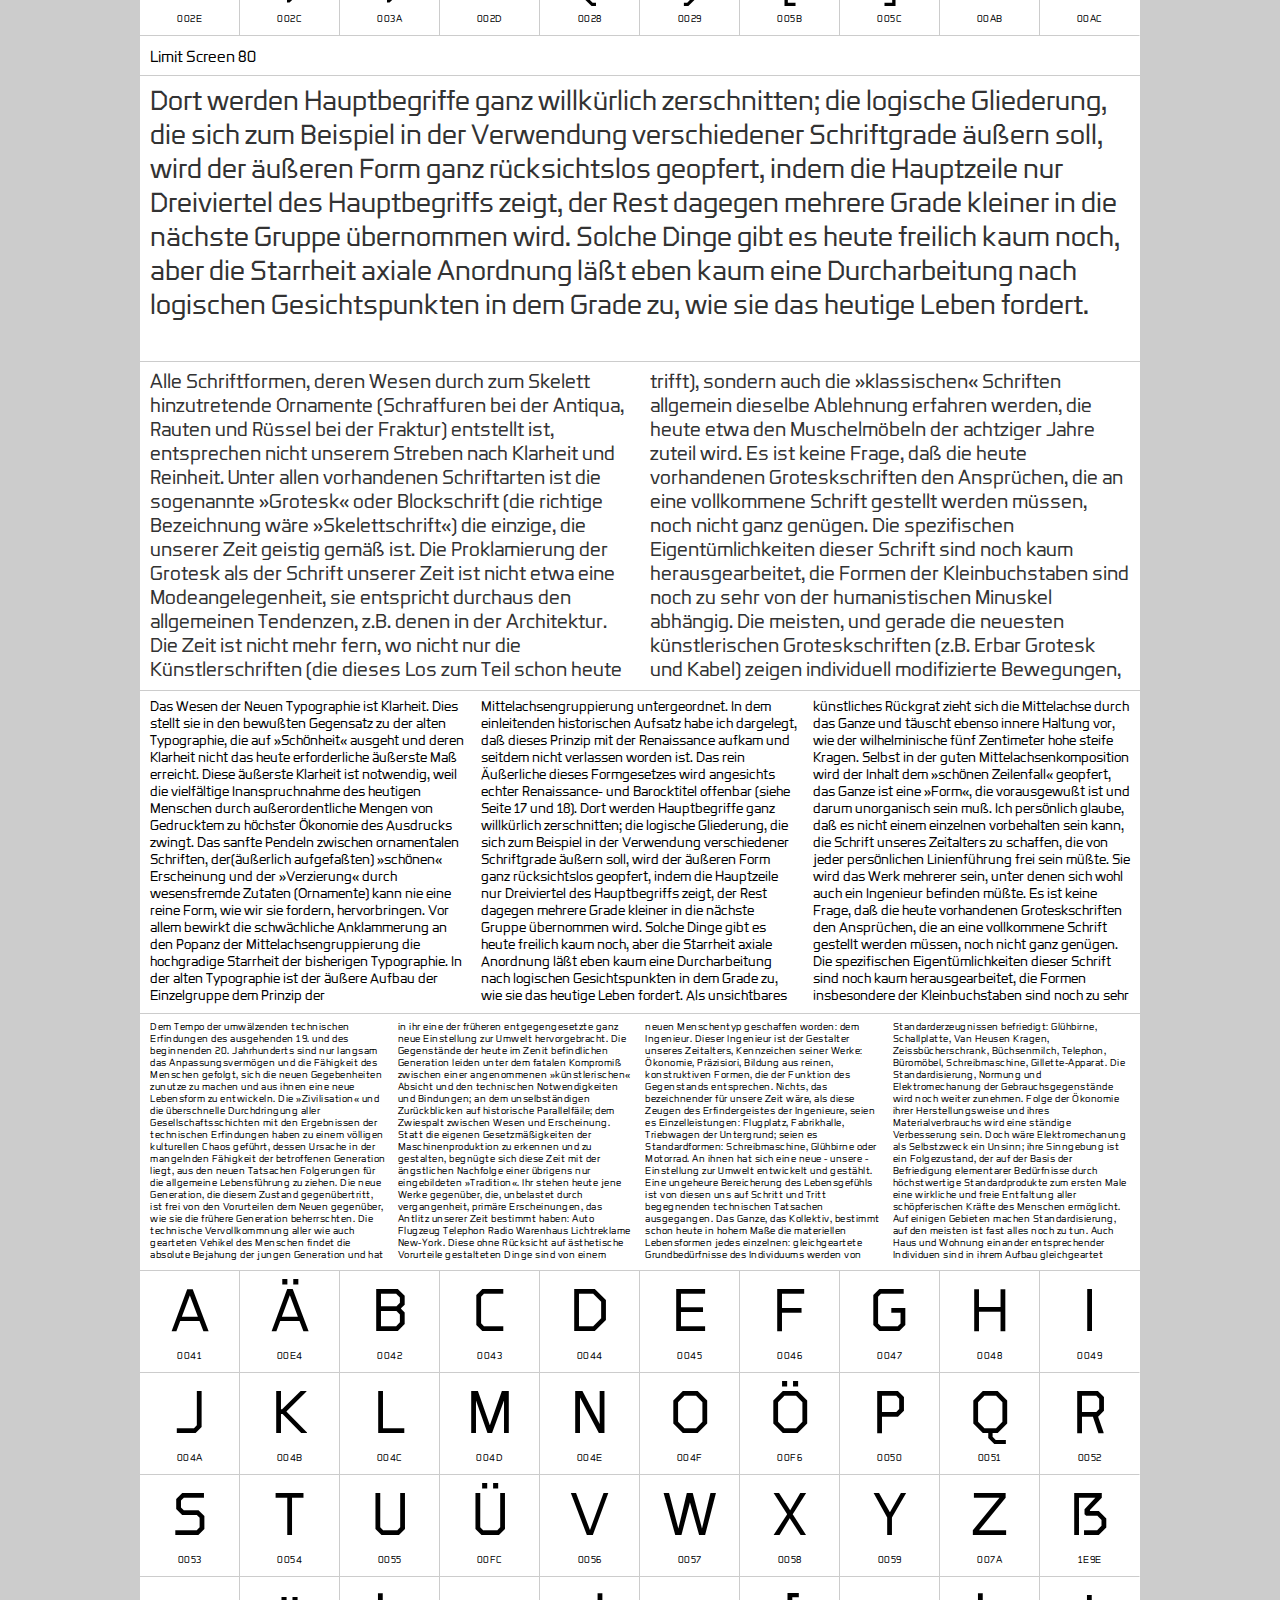
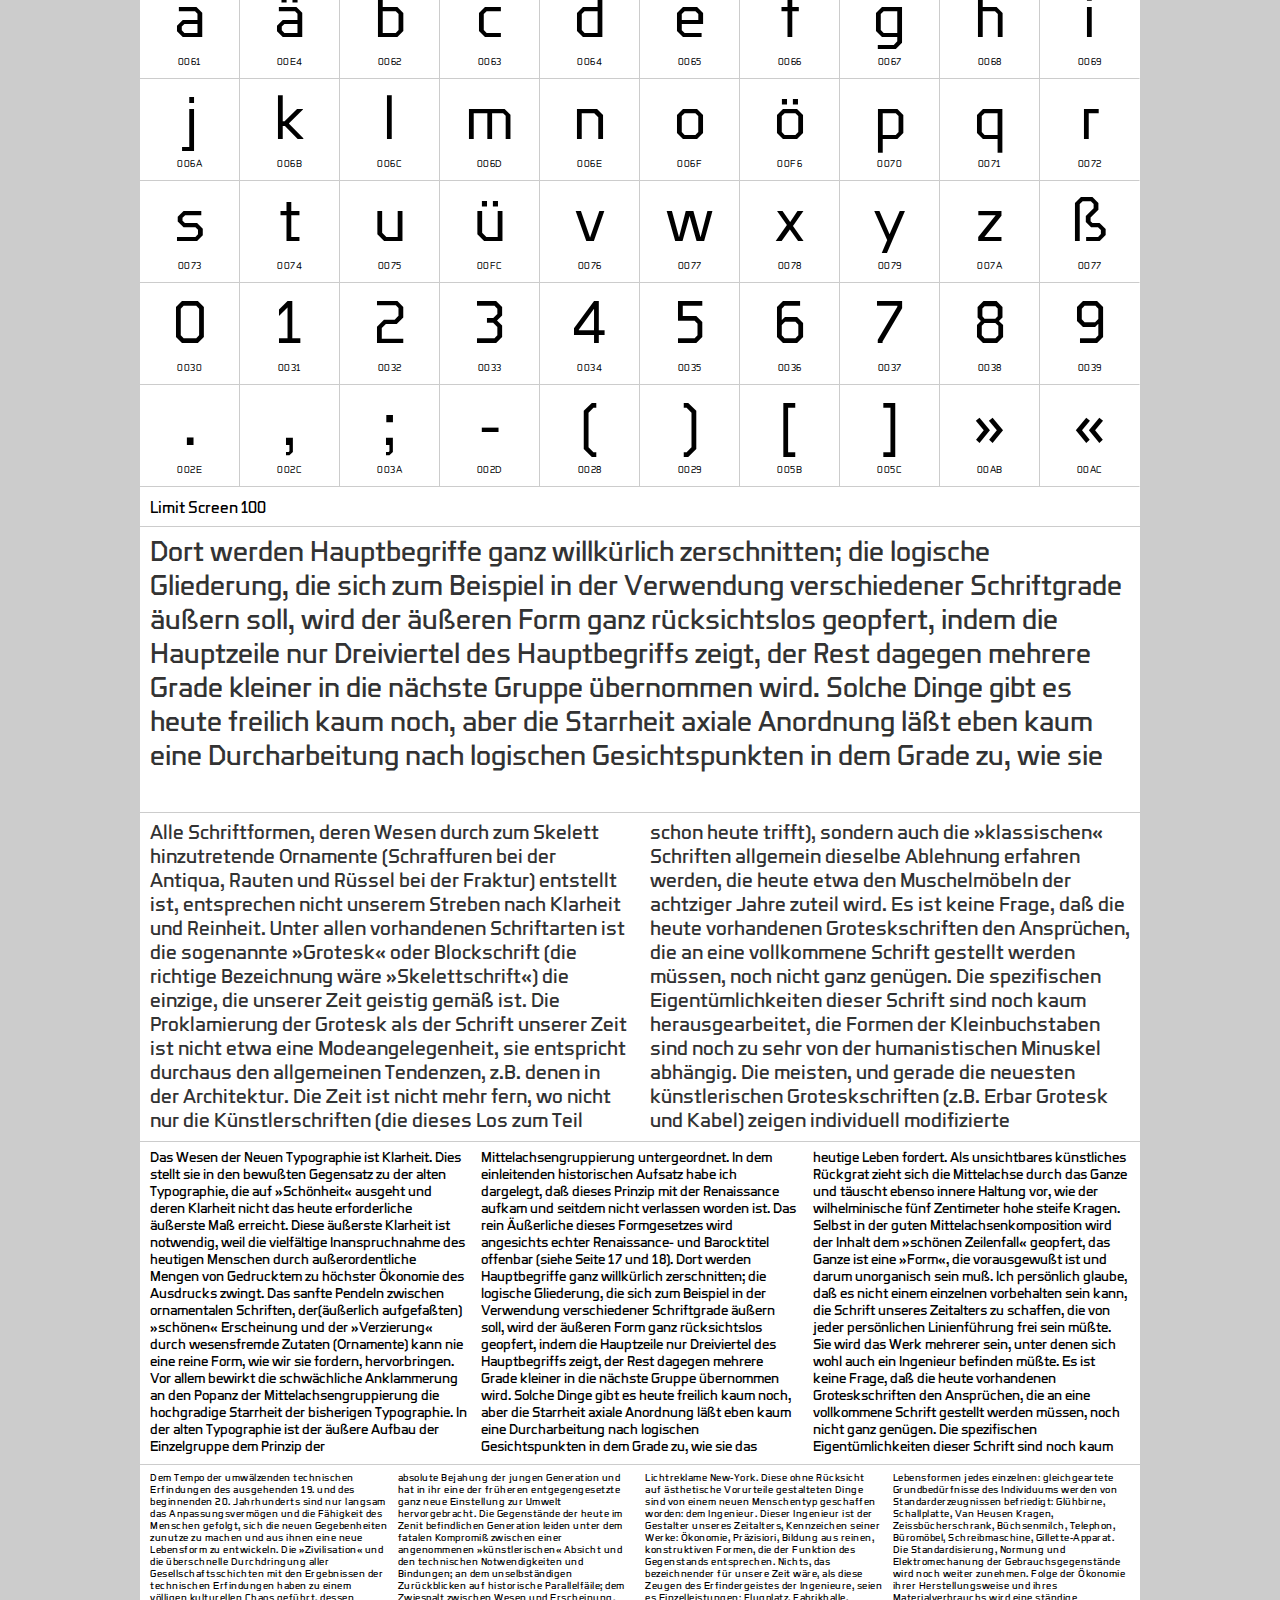
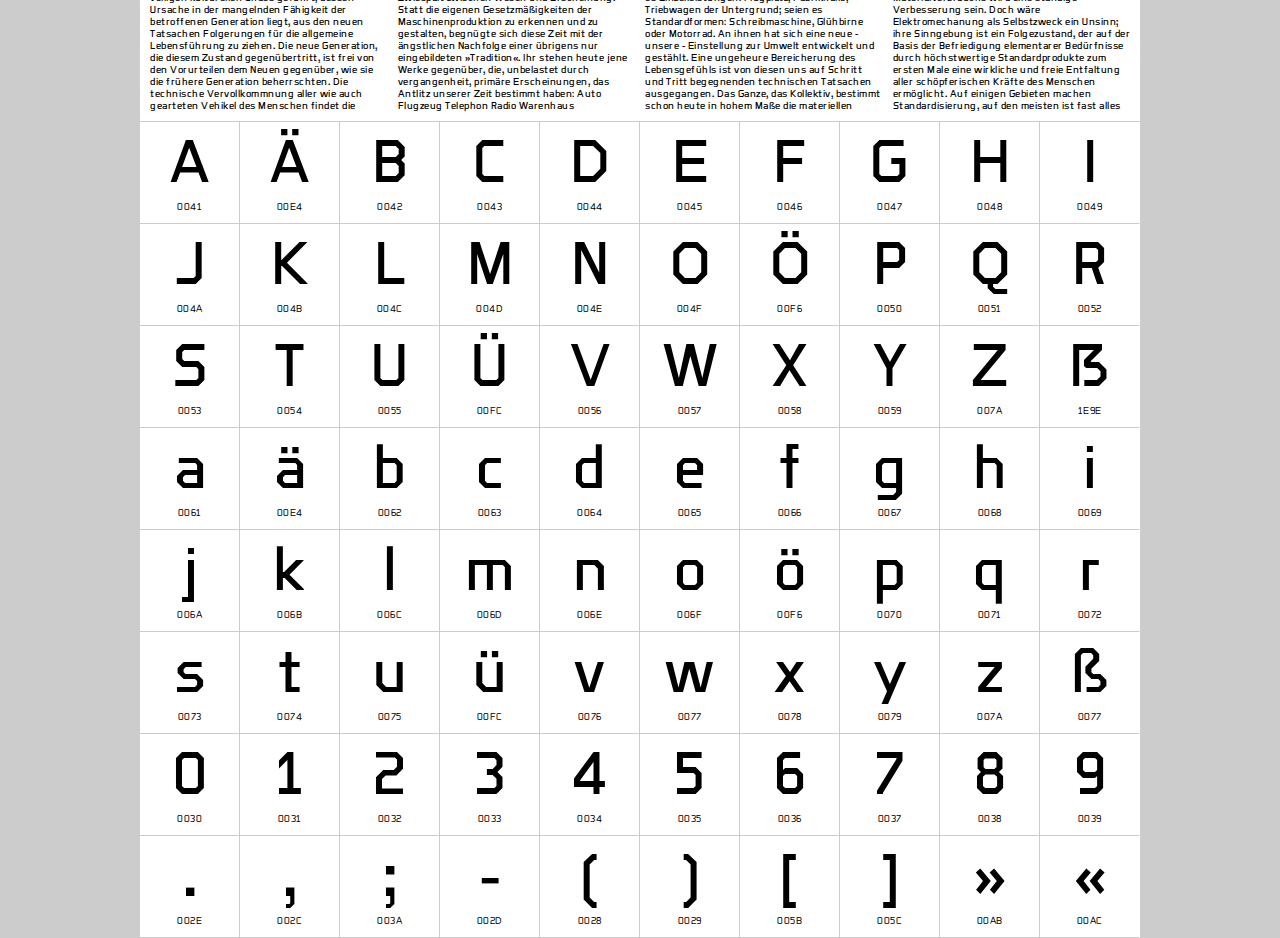
<file: Limit/Limit-Screen.html>
<!DOCTYPE html>
<html>
<head>
	<meta charset="utf-8">
    <meta http-equiv="Content-Type" content="text/html">
    <meta content="True" name="HandheldFriendly">
    <meta content="320" name="MobileOptimized">
    <meta name="viewport" content="width=device-width, initial-scale=1.0">
	<title>Limit Typeface – Screen</title>
	<link rel="stylesheet" type="text/css" href="css/sliders-specimen.css">
	<link rel="stylesheet" type="text/css" href="css/fonts.css">
	<style type="text/css">
    body{background-color: #ccc;margin:0; -webkit-hyphens: auto; -ms-hyphens: auto; hyphens: auto;-moz-hyphens: auto;}
    .wrap{margin:0 auto;max-width: 1000px;background-color: white;}
	.header{padding:10px;padding-bottom:6px;/*border-bottom:1px solid #ccc;border-bottom: 0.5px solid #ccc;*/}
	.navigation{width:100%;border-bottom:1px solid #ccc;border-bottom: 0.5px solid #ccc;box-sizing: border-box;padding:0;float:left;}
	.navigation a{padding:5px 8px 8px 8px; text-decoration:none; color:#000;float:left;font-family: 'limit-80'}
	.navigation a:hover{text-decoration:none; background-color:#eee;}
	.textinput-sliders{width:100%;background-color:;padding:7px 5px 10px 5px;box-sizing: border-box;font-size: 12px;letter-spacing: 0.5px;font-family: 'limit-80';}
	.textinput-sliders span{font-size: 12px;letter-spacing: 0.5px;font-family:'limit-80';}
	.textinput-sliders p{font-size: 12px;letter-spacing: 0.5px;font-family:'limit-80';}
	.inputbox{float:left;box-sizing: border-box;padding: 0px 5px 0px 5px;width:25%;}
	.fontname{padding:10px;border-bottom:1px solid #ccc;border-bottom: 0.5px solid #ccc;}
	#h{font-family: 'limit-screen';font-size: 30px;padding:0px 10px 10px 10px;box-sizing:border-box;border-bottom:1px solid #ccc;border-bottom: 0.5px solid #ccc;}
	.segment-c1{
		font-size:28px;
		padding:6px 10px 10px 10px;
		border-bottom:1px solid #ccc;border-bottom: 0.5px solid #ccc;
		width:100%;float:left;
		box-sizing: border-box;
		column-count: 1;
  		column-width: 100%;
  		height: 286px;
  		overflow: hidden;
  		display: -webkit-box;
  		-webkit-line-clamp: 8;
  		-webkit-box-orient: vertical;
  		text-overflow: ellipsis #fff; white-space: wrap; 
  		color:white;
	}
	.segment-c2{
		font-size:20px;
		padding:6px 10px 10px 10px;
		border-bottom:1px solid #ccc;border-bottom: 0.5px solid #ccc;
		width:100%;float:left;
		box-sizing: border-box;
		
  		display: ;

  		height: 332px;
  		overflow: hidden;
  		display:inline-block;
  		-webkit-line-clamp: 10;
  		-webkit-box-orient: vertical;
  		text-overflow: ellipsis #fff;  
  		color:white;

  		column-count: 2;
  		column-width: 50%;	
	}
	.tcol{box-sizing:border-box;color:#333;}
	.segment-c3{
		display:flexbox;
		font-size:14px;
		padding:6px 10px 10px 10px;
		border-bottom:1px solid #ccc;border-bottom: 0.5px solid #ccc;
		width:calc(100%);float:left;
		box-sizing: border-box;
		column-count: 3;
  		column-width: 33%;
  		line-height: 17px;
  		height: 316px;
  		overflow: hidden;
  		text-overflow:hidden;
	}
	.segment-c4{
		display: flexbox;
		font-size:10px;
		padding:6px 10px 10px 10px;
		border-bottom:1px solid #ccc;border-bottom: 0.5px solid #ccc;
		width:100%;float:left;
		box-sizing: border-box;
		column-count: 4;
  		column-width: 25%;
  		letter-spacing: 0.5px;
  		
  		height: 257px;
  		overflow: hidden;
  		text-overflow:hidden;		
	}
	.f100{font-family: 'limit-screen-100';}
	.f80{font-family: 'limit-screen-80';}
	.f56{font-family: 'limit-screen-56';}
	.f32{font-family: 'limit-screen-32';}
	.f18{font-family: 'limit-screen-18';letter-spacing: 0.5px;}
	.f10{font-family: 'limit-screen-10';letter-spacing: 0.5px;}
	.sans{font-family: sans-serif;font-size: 13px;}
	p{margin:0;padding:0;/*font-variant-numeric: oldstyle-nums;*/}
	[contenteditable] {outline: 0px solid transparent;}
	.glyphbox{
		width:10%;
		box-sizing:border-box;
		border-right:1px solid #ccc;border-right:0.5px solid #ccc;
		border-bottom:1px solid #ccc;border-bottom: 0.5px solid #ccc;
		text-align:center;
		float:left;
		padding-bottom:10px;
	}
	.glyphbox p{font-size:60px;}
	.glyphbox span{font-size:10px;letter-spacing: 0.5px;}
	#bw{border-right:1px solid #fff;}
	#ham{background-image: url('img/hamlines.svg');}
	#ham:hover{background-color: #f6f6f6;}
	input[type=checkbox]{display: none;}	

	@media only screen and (min-width: 1px) and (max-width: 679px) {
		/*toggle mobile- - - - - - - - - - - - - - - - - - - - - - - - - - - - - - - - - - */
		.nava{height:40px;width:40px; float:right;}
		.nava:hover{cursor: pointer;}
		label {	background-color:;	cursor: pointer;}
		label:hover { color: #000;}
		.navtoggle {  -webkit-transition: height .3s ease;  height: 0;  overflow: hidden;	}
		input[type=checkbox]:checked + .navtoggle {height:165px;}
	 	/*- - - - - - - - - - - - - - - - - - - - - - - - - - - - - - - - - - - - - - - - - - */
		.header{border-bottom:none; }
		.inputbox{width:100%;margin-bottom: 10px;}
		.navigation a{display: block;float:none;border-bottom:1px solid #ccc;border-bottom:0.5px solid #ccc;}
		.navigation a:last-child{border-bottom: none;}
		.navigation a:first-child{border-top:1px solid #ccc;border-top:0.5px solid #ccc;}
		.segment-c2{column-count: 1;column-width: 100%; max-height: 324px;float:left;}
    	.segment-c3{column-count: 1;font-size:14px;/*height: 316px;*/}
    	.segment-c4{column-count: 2;}
 		.glyphbox{width:20%;}
   		.f{border-right: 1px solid #fff;}	
	}

    @media only screen and (min-width: 680px) and (max-width: 800px) {
    	.header{border-bottom:1px solid #ccc;border-bottom: 0.5px solid #ccc;}
    		.inputbox{width:50%;}
    		.segment-c2{column-count: 2; height: 329px;}
    		.segment-c3{column-count: 3;font-size:14px;height:323px;}
    		.segment-c4{column-count: 4;}
    		.glyphbox{width:20%;}
    		.f{border-right: 1px solid #fff;}
    }

	@media only screen and (min-width: 801px) {
	    	.header{border-bottom:1px solid #ccc;border-bottom: 0.5px solid #ccc;}
	    	.segment-c2{column-count: 2; height: 329px; }
    		.segment-c3{column-count: 3;font-size:14px;height:323px;}
    		.segment-c4{column-count: 4;}
	}
</style>
</head>
<script type="text/javascript">
    var oldY=100;
    document.getElementById("h").style['font-variation-settings'] = "'wght'" + oldY;
    function checkwidth(){
    	var w = window.innerWidth;
    	if(w<680){document.getElementById("ham").style.display= "inline-block";}
    	else {document.getElementById("ham").style.display= "none";}
    }
</script>
<body onresize="checkwidth()">
<div class="wrap">
	<!-- HEADER -->
	<div class="header">
		<img src="img/limit.svg" width="180px">
		<label for="check" class="nava" id="ham"></label>
		<div style="clear:left;float:none;"></div>
	</div>

	<input id="check" class="ham" type="checkbox">
	<div class="f80 navigation navtoggle">
		<a href="Limit-Normal.html">Limit Normal</a>
		<a href="Limit-Screen.html">Limit Screen</a>
		<a href="Limit-Slab.html">Limit Slab</a>
		<a href="Limit-Parameter.html">Limit Parameter</a>
		<a href="Limit-Inline.html">Limit Inline</a>
		<a href="Limit-Specimen.html">Digital Type Specimen</a>
	</div>

	<div style="clear:left;float:none;"></div>
	<!-- ---------------- -->
	<!-- Typetester --> 
    <!-- ---------------- -->
	 <div class="textinput-sliders">
		<form>
			<div class="inputbox">
		    		<input type="range" min="10" max="100" value="100" id="weight_slider">
		    		<p>weight: <span id="weight_demo"></span></p>
		   	</div>
		    <div class="inputbox">
			    	<input type="range" min="20" max="100" value="30" id="fsize">
			   		<p>type size: <span id="wdemo">30 px</span></p> 
		   	</div>	
		    </form>
	</div>
	<div style="clear:left;float:none;"></div>
	<div class="textinput" >
 		<div id="h" contenteditable="true" spellcheck="false">
		»But whatever may be said about the derivation of our letters from the chisel-made or pen-made letters of the past, there is no doubt whatever that neither the chisel nor the pen has now any influence at all.«
		<br>
		Eric Gill<!-- An Essay on Typography S. 53f.-->
		</div>
	</div>
	<!-- ---------------- -->
	<!-- Limit Screen 18 --> 
    <!-- ---------------- -->
	<div class="f18 fontname">Limit Screen 18</div>

	<div class="segment-c1 f18"><span class="tcol">
		Dort werden Hauptbegriffe ganz willkürlich zerschnitten; die logische Gliederung, die sich zum Beispiel in der Verwendung verschiedener Schriftgrade äußern soll, wird der äußeren Form ganz rücksichtslos geopfert, indem die Hauptzeile nur Dreiviertel des Hauptbegriffs zeigt, der Rest dagegen mehrere Grade kleiner in die nächste Gruppe übernommen wird. Solche Dinge gibt es heute freilich kaum noch, aber die Starrheit axiale Anordnung läßt eben kaum eine Durcharbeitung nach logischen Gesichtspunkten in dem Grade zu, wie sie das heutige Leben fordert. Als unsichtbares künstliches Rückgrat zieht sich die Mittelachse durch das Ganze und täuscht ebenso innere Haltung vor, wie der wilhelminische fünf Zentimeter hohe steife Kragen. 
	</span>
	</div>
	<div class="segment-c2 f18"><span class="tcol">Alle Schriftformen, deren Wesen durch zum Skelett hinzutretende Ornamente (Schraffuren bei der Antiqua, Rauten und Rüssel bei der Fraktur) entstellt ist, entsprechen nicht unserem Streben nach Klarheit und Reinheit. Unter allen vorhandenen Schriftarten ist die sogenannte »Grotesk« oder Blockschrift (die richtige Bezeichnung wäre »Skelettschrift«) die einzige, die unserer Zeit geistig gemäß ist. Die Proklamierung der Grotesk als der Schrift unserer Zeit ist nicht etwa eine Modeangelegenheit, sie entspricht durchaus den allgemeinen Tendenzen, z.B. denen in der Architektur. Die Zeit ist nicht mehr fern, wo nicht nur die Künstlerschriften (die dieses Los zum Teil schon heute trifft), sondern auch die »klassischen« Schriften allgemein dieselbe Ablehnung erfahren werden, die heute etwa den Muschelmöbeln der achtziger Jahre zuteil wird. Es ist keine Frage, daß die heute vorhandenen Groteskschriften den Ansprüchen, die an eine vollkommene Schrift gestellt werden müssen, noch nicht ganz genügen. Die spezifischen Eigentümlichkeiten dieser Schrift sind noch kaum herausgearbeitet, die Formen der Kleinbuchstaben sind noch zu sehr von der humanistischen Minuskel abhängig. Die meisten, und gerade die neuesten künstlerischen Groteskschriften (z.B. Erbar Grotesk und Kabel) zeigen individuell modifizierte Bewegungen, die sie grundsätzlich in eine Linie mit den andern Künstlerschriften stellen. Einen wesentlichen Schritt nach vorwärts bedeutet die Futura von Paul Renner.
	</span>
	</div>
	<div class="segment-c3 f18"><p>Das Wesen der Neuen Typographie ist Klarheit. Dies stellt sie in den bewußten Gegensatz zu der alten Typographie, die auf »Schönheit« ausgeht und deren Klarheit nicht das heute erforderliche äußerste Maß erreicht. Diese äußerste Klarheit ist notwendig, weil die vielfältige Inanspruchnahme des heutigen Menschen durch außerordentliche Mengen von Gedrucktem zu höchster Ökonomie des Ausdrucks zwingt. Das sanfte Pendeln zwischen ornamentalen Schriften, der(äußerlich aufgefaßten) »schönen« Erscheinung und der »Verzierung« durch wesensfremde Zutaten (Ornamente) kann nie eine reine Form, wie wir sie fordern, hervorbringen. Vor allem bewirkt die schwächliche Anklammerung an den Popanz der Mittelachsengruppierung die hochgradige Starrheit der bisherigen Typographie. In der alten Typographie ist der äußere Aufbau der Einzelgruppe dem Prinzip der Mittelachsengruppierung untergeordnet. In dem einleitenden historischen Aufsatz habe ich dargelegt, daß dieses Prinzip mit der Renaissance aufkam und seitdem nicht verlassen worden ist. Das rein Äußerliche dieses Formgesetzes wird angesichts echter Renaissance- und Barocktitel offenbar (siehe Seite 17 und 18). Dort werden Hauptbegriffe ganz willkürlich zerschnitten; die logische Gliederung, die sich zum Beispiel in der Verwendung verschiedener Schriftgrade äußern soll, wird der äußeren Form ganz rücksichtslos geopfert, indem die Hauptzeile nur Dreiviertel des Hauptbegriffs zeigt, der Rest dagegen mehrere Grade kleiner in die nächste Gruppe übernommen wird. Solche Dinge gibt es heute freilich kaum noch, aber die Starrheit axiale Anordnung läßt eben kaum eine Durcharbeitung nach logischen Gesichtspunkten in dem Grade zu, wie sie das heutige Leben fordert. Als unsichtbares künstliches Rückgrat zieht sich die Mittelachse durch das Ganze und täuscht ebenso innere Haltung vor, wie der wilhelminische fünf Zentimeter hohe steife Kragen. Selbst in der guten Mittelachsenkomposition wird der Inhalt dem »schönen Zeilenfall« geopfert, das Ganze ist eine »Form«, die vorausgewußt ist und darum unorganisch sein muß. Ich persönlich glaube, daß es nicht einem einzelnen vorbehalten sein kann, die Schrift unseres Zeitalters zu schaffen, die von jeder persönlichen Linienführung frei sein müßte. Sie wird das Werk mehrerer sein, unter denen sich wohl auch ein Ingenieur befinden müßte. Es ist keine Frage, daß die heute vorhandenen Groteskschriften den Ansprüchen, die an eine vollkommene Schrift gestellt werden müssen, noch nicht ganz genügen. Die spezifischen Eigentümlichkeiten dieser Schrift sind noch kaum herausgearbeitet, die Formen insbesondere der Kleinbuchstaben sind noch zu sehr von der humanistischen Minuskel abhängig. In der alten Typographie ist der äußere Aufbau der Einzelgruppe dem Prinzip der Mittelachsengruppierung untergeordnet.
	</p>
	</div>
	<div class="segment-c4 f18"><p>Dem Tempo der umwälzenden technischen Erfindungen des ausgehenden 19. und des beginnenden 20. Jahrhunderts sind nur langsam das Anpassungsvermögen und die Fähigkeit des Menschen gefolgt, sich die neuen Gegebenheiten zunutze zu machen und aus ihnen eine neue Lebensform zu entwickeln. Die »Zivilisation« und die überschnelle Durchdringung aller Gesellschaftsschichten mit den Ergebnissen der technischen Erfindungen haben zu einem völligen kulturellen Chaos geführt, dessen Ursache in der mangelnden Fähigkeit der betroffenen Generation liegt, aus den neuen Tatsachen Folgerungen für die allgemeine Lebensführung zu ziehen. Die neue Generation, die diesem Zustand gegenübertritt, ist frei von den Vorurteilen dem Neuen gegenüber, wie sie die frühere Generation beherrschten. Die technische Vervollkommnung aller wie auch gearteten Vehikel des Menschen findet die absolute Bejahung der jungen Generation und hat in ihr eine der früheren entgegengesetzte ganz neue Einstellung zur Umwelt hervorgebracht. Die Gegenstände der heute im Zenit befindlichen Generation leiden unter dem fatalen Kompromiß zwischen einer angenommenen »künstlerischen« Absicht und den technischen Notwendigkeiten und Bindungen; an dem unselbständigen Zurückblicken auf historische Parallelfäile; dem Zwiespalt zwischen Wesen und Erscheinung. Statt die eigenen Gesetzmäßigkeiten der Maschinenproduktion zu erkennen und zu gestalten, begnügte sich diese Zeit mit der ängstlichen Nachfolge einer übrigens nur eingebildeten »Tradition«. Ihr stehen heute jene Werke gegenüber, die, unbelastet durch vergangenheit, primäre Erscheinungen, das Antlitz unserer Zeit bestimmt haben: Auto Flugzeug Telephon Radio Warenhaus Lichtreklame New-York. Diese ohne Rücksicht auf ästhetische Vorurteile gestalteten Dinge sind von einem neuen Menschentyp geschaffen worden: dem Ingenieur. Dieser Ingenieur ist der Gestalter unseres Zeitalters, Kennzeichen seiner Werke: Ökonomie, Präzisiori, Bildung aus reinen, konstruktiven Formen, die der Funktion des Gegenstands entsprechen. Nichts, das bezeichnender für unsere Zeit wäre, als diese Zeugen des Erfindergeistes der Ingenieure, seien es Einzelleistungen: Flugplatz, Fabrikhalle, Triebwagen der Untergrund; seien es Standardformen: Schreibmaschine, Glühbirne oder Motorrad. An ihnen hat sich eine neue - unsere - Einstellung zur Umwelt entwickelt und gestählt. Eine ungeheure Bereicherung des Lebensgefühls ist von diesen uns auf Schritt und Tritt begegnenden technischen Tatsachen ausgegangen. Das Ganze, das Kollektiv, bestimmt schon heute in hohem Maße die materiellen Lebensformen jedes einzelnen: gleichgeartete Grundbedürfnisse des Individuums werden von Standarderzeugnissen befriedigt: Glühbirne, Schallplatte, Van Heusen Kragen, Zeissbücherschrank, Büchsenmilch, Telephon, Büromöbel, Schreibmaschine, Gillette-Apparat. Die Standardisierung, Normung und Elektromechanung der Gebrauchsgegenstände wird noch weiter zunehmen. Folge der Ökonomie ihrer Herstellungsweise und ihres Materialverbrauchs wird eine ständige Verbesserung sein. Doch wäre Elektromechanung als Selbstzweck ein Unsinn; ihre Sinngebung ist ein Folgezustand, der auf der Basis der Befriedigung elementarer Bedürfnisse durch höchstwertige Standardprodukte zum ersten Male eine wirkliche und freie Entfaltung aller schöpferischen Kräfte des Menschen ermöglicht. Auf einigen Gebieten machen Standardisierung, auf den meisten ist fast alles noch zu tun. Auch Haus und Wohnung einander entsprechender Individuen sind in ihrem Aufbau gleichgeartet genug und durchaus geeignet, die Forderung der Zeit nach Normung. Es ist keine Frage, daß die heute vorhandenen Groteskschriften den Ansprüchen, die an eine vollkommene Schrift gestellt werden müssen, noch nicht ganz genügen. Die spezifischen Eigentümlichkeiten dieser Schrift sind noch kaum herausgearbeitet, die Formen insbesondere der Kleinbuchstaben sind noch von der Minuskel abhängig. 
	</div>
	<div class="glyphboxstyle f18">
		<div class="glyphbox"><p>A</p><span class="f80">0041</span></div>
		<div class="glyphbox"><p>Ä</p><span class="f80">00E4</span></div>
		<div class="glyphbox"><p>B</p><span class="f80">0042</span></div>
		<div class="glyphbox"><p>C</p><span class="f80">0043</span></div>
		<div class="glyphbox f"><p>D</p><span class="f80">0044</span></div>
		<div class="glyphbox"><p>E</p><span class="f80">0045</span></div>
		<div class="glyphbox"><p>F</p><span class="f80">0046</span></div>
		<div class="glyphbox"><p>G</p><span class="f80">0047</span></div>
		<div class="glyphbox"><p>H</p><span class="f80">0048</span></div>
		<div class="glyphbox f" id="bw"><p>I</p><span class="f80">0049</span></div>
		<div class="glyphbox"><p>J</p><span class="f80">004A</span></div>
		<div class="glyphbox"><p>K</p><span class="f80">004B</span></div>
		<div class="glyphbox"><p>L</p><span class="f80">004C</span></div>
		<div class="glyphbox"><p>M</p><span class="f80">004D</span></div>
		<div class="glyphbox f"><p>N</p><span class="f80">004E</span></div>
		<div class="glyphbox"><p>O</p><span class="f80">004F</span></div>
		<div class="glyphbox"><p>Ö</p><span class="f80">00F6</span></div>
		<div class="glyphbox"><p>P</p><span class="f80">0050</span></div>
		<div class="glyphbox"><p>Q</p><span class="f80">0051</span></div>
		<div class="glyphbox f" id="bw"><p>R</p><span class="f80">0052</span></div>
		<div class="glyphbox"><p>S</p><span class="f80">0053</span></div>
		<div class="glyphbox"><p>T</p><span class="f80">0054</span></div>
		<div class="glyphbox"><p>U</p><span class="f80">0055</span></div>
		<div class="glyphbox"><p>Ü</p><span class="f80">00FC</span></div>
		<div class="glyphbox f"><p>V</p><span class="f80">0056</span></div>
		<div class="glyphbox"><p>W</p><span class="f80">0057</span></div>
		<div class="glyphbox"><p>X</p><span class="f80">0058</span></div>
		<div class="glyphbox"><p>Y</p><span class="f80">0059</span></div>
		<div class="glyphbox"><p>Z</p><span class="f80">007A</span></div>
		<div class="glyphbox f" id="bw"><p>&#7838;</p><span class="f80">1E9E</span></div>
		<div class="glyphbox"><p>a</p><span class="f80">0061</span></div>
		<div class="glyphbox"><p>ä</p><span class="f80">00E4</span></div>
		<div class="glyphbox"><p>b</p><span class="f80">0062</span></div>
		<div class="glyphbox"><p>c</p><span class="f80">0063</span></div>
		<div class="glyphbox f"><p>d</p><span class="f80">0064</span></div>
		<div class="glyphbox"><p>e</p><span class="f80">0065</span></div>
		<div class="glyphbox"><p>f</p><span class="f80">0066</span></div>
		<div class="glyphbox"><p>g</p><span class="f80">0067</span></div>
		<div class="glyphbox"><p>h</p><span class="f80">0068</span></div>
		<div class="glyphbox f" id="bw"><p>i</p><span class="f80">0069</span></div>
		<div class="glyphbox"><p>j</p><span class="f80">006A</span></div>
		<div class="glyphbox"><p>k</p><span class="f80">006B</span></div>
		<div class="glyphbox"><p>l</p><span class="f80">006C</span></div>
		<div class="glyphbox"><p>m</p><span class="f80">006D</span></div>
		<div class="glyphbox f"><p>n</p><span class="f80">006E</span></div>
		<div class="glyphbox"><p>o</p><span class="f80">006F</span></div>
		<div class="glyphbox"><p>ö</p><span class="f80">00F6</span></div>
		<div class="glyphbox"><p>p</p><span class="f80">0070</span></div>
		<div class="glyphbox"><p>q</p><span class="f80">0071</span></div>
		<div class="glyphbox f" id="bw"><p>r</p><span class="f80">0072</span></div>
		<div class="glyphbox"><p>s</p><span class="f80">0073</span></div>
		<div class="glyphbox"><p>t</p><span class="f80">0074</span></div>
		<div class="glyphbox"><p>u</p><span class="f80">0075</span></div>
		<div class="glyphbox"><p>ü</p><span class="f80">00FC</span></div>
		<div class="glyphbox f"><p>v</p><span class="f80">0076</span></div>
		<div class="glyphbox"><p>w</p><span class="f80">0077</span></div>
		<div class="glyphbox"><p>x</p><span class="f80">0078</span></div>
		<div class="glyphbox"><p>y</p><span class="f80">0079</span></div>
		<div class="glyphbox"><p>z</p><span class="f80">007A</span></div>
		<div class="glyphbox f" id="bw"><p>ß</p><span class="f80">0077</span></div>
		<div class="glyphbox"><p>0</p><span class="f80">0030</span></div>
		<div class="glyphbox"><p>1</p><span class="f80">0031</span></div>
		<div class="glyphbox"><p>2</p><span class="f80">0032</span></div>
		<div class="glyphbox"><p>3</p><span class="f80">0033</span></div>
		<div class="glyphbox f"><p>4</p><span class="f80">0034</span></div>
		<div class="glyphbox"><p>5</p><span class="f80">0035</span></div>
		<div class="glyphbox"><p>6</p><span class="f80">0036</span></div>
		<div class="glyphbox"><p>7</p><span class="f80">0037</span></div>
		<div class="glyphbox"><p>8</p><span class="f80">0038</span></div>
		<div class="glyphbox f" id="bw"><p>9</p><span class="f80">0039</span></div>
		<div class="glyphbox"><p>.</p><span class="f80">002E</span></div>
		<div class="glyphbox"><p>,</p><span class="f80">002C</span></div>
		<div class="glyphbox"><p>;</p><span class="f80">003A</span></div>
		<div class="glyphbox"><p>-</p><span class="f80">002D</span></div>	
		<div class="glyphbox f"><p>(</p><span class="f80">0028</span></div>
		<div class="glyphbox"><p>)</p><span class="f80">0029</span></div>
		<div class="glyphbox"><p>[</p><span class="f80">005B</span></div>
		<div class="glyphbox"><p>]</p><span class="f80">005C</span></div>
		<div class="glyphbox"><p>»</p><span class="f80">00AB</span></div>
		<div class="glyphbox" id="bw"><p>«</p><span class="f80">00AC</span></div>
	</div>	
	<div style="clear:left;float:none;"></div>
	<!-- ---------------- -->
	<!-- Limit Screen 32 --> 
    <!-- ---------------- -->
	<div class="f32 fontname">Limit Screen 32</div>

	<div class="segment-c1 f32"><span class="tcol">
		Dort werden Hauptbegriffe ganz willkürlich zerschnitten; die logische Gliederung, die sich zum Beispiel in der Verwendung verschiedener Schriftgrade äußern soll, wird der äußeren Form ganz rücksichtslos geopfert, indem die Hauptzeile nur Dreiviertel des Hauptbegriffs zeigt, der Rest dagegen mehrere Grade kleiner in die nächste Gruppe übernommen wird. Solche Dinge gibt es heute freilich kaum noch, aber die Starrheit axiale Anordnung läßt eben kaum eine Durcharbeitung nach logischen Gesichtspunkten in dem Grade zu, wie sie das heutige Leben fordert. Als unsichtbares künstliches Rückgrat zieht sich die Mittelachse durch das Ganze und täuscht ebenso innere Haltung vor, wie der wilhelminische fünf Zentimeter hohe steife Kragen. 
	</span>
	</div>
	<div class="segment-c2 f32"><span class="tcol">Alle Schriftformen, deren Wesen durch zum Skelett hinzutretende Ornamente (Schraffuren bei der Antiqua, Rauten und Rüssel bei der Fraktur) entstellt ist, entsprechen nicht unserem Streben nach Klarheit und Reinheit. Unter allen vorhandenen Schriftarten ist die sogenannte »Grotesk« oder Blockschrift (die richtige Bezeichnung wäre »Skelettschrift«) die einzige, die unserer Zeit geistig gemäß ist. Die Proklamierung der Grotesk als der Schrift unserer Zeit ist nicht etwa eine Modeangelegenheit, sie entspricht durchaus den allgemeinen Tendenzen, z.B. denen in der Architektur. Die Zeit ist nicht mehr fern, wo nicht nur die Künstlerschriften (die dieses Los zum Teil schon heute trifft), sondern auch die »klassischen« Schriften allgemein dieselbe Ablehnung erfahren werden, die heute etwa den Muschelmöbeln der achtziger Jahre zuteil wird. Es ist keine Frage, daß die heute vorhandenen Groteskschriften den Ansprüchen, die an eine vollkommene Schrift gestellt werden müssen, noch nicht ganz genügen. Die spezifischen Eigentümlichkeiten dieser Schrift sind noch kaum herausgearbeitet, die Formen der Kleinbuchstaben sind noch zu sehr von der humanistischen Minuskel abhängig. Die meisten, und gerade die neuesten künstlerischen Groteskschriften (z.B. Erbar Grotesk und Kabel) zeigen individuell modifizierte Bewegungen, die sie grundsätzlich in eine Linie mit den andern Künstlerschriften stellen. Einen wesentlichen Schritt nach vorwärts bedeutet die Futura von Paul Renner.
	</span>
	</div>
	<div class="segment-c3 f32"><p>Das Wesen der Neuen Typographie ist Klarheit. Dies stellt sie in den bewußten Gegensatz zu der alten Typographie, die auf »Schönheit« ausgeht und deren Klarheit nicht das heute erforderliche äußerste Maß erreicht. Diese äußerste Klarheit ist notwendig, weil die vielfältige Inanspruchnahme des heutigen Menschen durch außerordentliche Mengen von Gedrucktem zu höchster Ökonomie des Ausdrucks zwingt. Das sanfte Pendeln zwischen ornamentalen Schriften, der(äußerlich aufgefaßten) »schönen« Erscheinung und der »Verzierung« durch wesensfremde Zutaten (Ornamente) kann nie eine reine Form, wie wir sie fordern, hervorbringen. Vor allem bewirkt die schwächliche Anklammerung an den Popanz der Mittelachsengruppierung die hochgradige Starrheit der bisherigen Typographie. In der alten Typographie ist der äußere Aufbau der Einzelgruppe dem Prinzip der Mittelachsengruppierung untergeordnet. In dem einleitenden historischen Aufsatz habe ich dargelegt, daß dieses Prinzip mit der Renaissance aufkam und seitdem nicht verlassen worden ist. Das rein Äußerliche dieses Formgesetzes wird angesichts echter Renaissance- und Barocktitel offenbar (siehe Seite 17 und 18). Dort werden Hauptbegriffe ganz willkürlich zerschnitten; die logische Gliederung, die sich zum Beispiel in der Verwendung verschiedener Schriftgrade äußern soll, wird der äußeren Form ganz rücksichtslos geopfert, indem die Hauptzeile nur Dreiviertel des Hauptbegriffs zeigt, der Rest dagegen mehrere Grade kleiner in die nächste Gruppe übernommen wird. Solche Dinge gibt es heute freilich kaum noch, aber die Starrheit axiale Anordnung läßt eben kaum eine Durcharbeitung nach logischen Gesichtspunkten in dem Grade zu, wie sie das heutige Leben fordert. Als unsichtbares künstliches Rückgrat zieht sich die Mittelachse durch das Ganze und täuscht ebenso innere Haltung vor, wie der wilhelminische fünf Zentimeter hohe steife Kragen. Selbst in der guten Mittelachsenkomposition wird der Inhalt dem »schönen Zeilenfall« geopfert, das Ganze ist eine »Form«, die vorausgewußt ist und darum unorganisch sein muß. Ich persönlich glaube, daß es nicht einem einzelnen vorbehalten sein kann, die Schrift unseres Zeitalters zu schaffen, die von jeder persönlichen Linienführung frei sein müßte. Sie wird das Werk mehrerer sein, unter denen sich wohl auch ein Ingenieur befinden müßte. Es ist keine Frage, daß die heute vorhandenen Groteskschriften den Ansprüchen, die an eine vollkommene Schrift gestellt werden müssen, noch nicht ganz genügen. Die spezifischen Eigentümlichkeiten dieser Schrift sind noch kaum herausgearbeitet, die Formen insbesondere der Kleinbuchstaben sind noch zu sehr von der humanistischen Minuskel abhängig. In der alten Typographie ist der äußere Aufbau der Einzelgruppe dem Prinzip der Mittelachsengruppierung untergeordnet.
	</p>
	</div>
	<div class="segment-c4 f32"><p>Dem Tempo der umwälzenden technischen Erfindungen des ausgehenden 19. und des beginnenden 20. Jahrhunderts sind nur langsam das Anpassungsvermögen und die Fähigkeit des Menschen gefolgt, sich die neuen Gegebenheiten zunutze zu machen und aus ihnen eine neue Lebensform zu entwickeln. Die »Zivilisation« und die überschnelle Durchdringung aller Gesellschaftsschichten mit den Ergebnissen der technischen Erfindungen haben zu einem völligen kulturellen Chaos geführt, dessen Ursache in der mangelnden Fähigkeit der betroffenen Generation liegt, aus den neuen Tatsachen Folgerungen für die allgemeine Lebensführung zu ziehen. Die neue Generation, die diesem Zustand gegenübertritt, ist frei von den Vorurteilen dem Neuen gegenüber, wie sie die frühere Generation beherrschten. Die technische Vervollkommnung aller wie auch gearteten Vehikel des Menschen findet die absolute Bejahung der jungen Generation und hat in ihr eine der früheren entgegengesetzte ganz neue Einstellung zur Umwelt hervorgebracht. Die Gegenstände der heute im Zenit befindlichen Generation leiden unter dem fatalen Kompromiß zwischen einer angenommenen »künstlerischen« Absicht und den technischen Notwendigkeiten und Bindungen; an dem unselbständigen Zurückblicken auf historische Parallelfäile; dem Zwiespalt zwischen Wesen und Erscheinung. Statt die eigenen Gesetzmäßigkeiten der Maschinenproduktion zu erkennen und zu gestalten, begnügte sich diese Zeit mit der ängstlichen Nachfolge einer übrigens nur eingebildeten »Tradition«. Ihr stehen heute jene Werke gegenüber, die, unbelastet durch vergangenheit, primäre Erscheinungen, das Antlitz unserer Zeit bestimmt haben: Auto Flugzeug Telephon Radio Warenhaus Lichtreklame New-York. Diese ohne Rücksicht auf ästhetische Vorurteile gestalteten Dinge sind von einem neuen Menschentyp geschaffen worden: dem Ingenieur. Dieser Ingenieur ist der Gestalter unseres Zeitalters, Kennzeichen seiner Werke: Ökonomie, Präzisiori, Bildung aus reinen, konstruktiven Formen, die der Funktion des Gegenstands entsprechen. Nichts, das bezeichnender für unsere Zeit wäre, als diese Zeugen des Erfindergeistes der Ingenieure, seien es Einzelleistungen: Flugplatz, Fabrikhalle, Triebwagen der Untergrund; seien es Standardformen: Schreibmaschine, Glühbirne oder Motorrad. An ihnen hat sich eine neue - unsere - Einstellung zur Umwelt entwickelt und gestählt. Eine ungeheure Bereicherung des Lebensgefühls ist von diesen uns auf Schritt und Tritt begegnenden technischen Tatsachen ausgegangen. Das Ganze, das Kollektiv, bestimmt schon heute in hohem Maße die materiellen Lebensformen jedes einzelnen: gleichgeartete Grundbedürfnisse des Individuums werden von Standarderzeugnissen befriedigt: Glühbirne, Schallplatte, Van Heusen Kragen, Zeissbücherschrank, Büchsenmilch, Telephon, Büromöbel, Schreibmaschine, Gillette-Apparat. Die Standardisierung, Normung und Elektromechanung der Gebrauchsgegenstände wird noch weiter zunehmen. Folge der Ökonomie ihrer Herstellungsweise und ihres Materialverbrauchs wird eine ständige Verbesserung sein. Doch wäre Elektromechanung als Selbstzweck ein Unsinn; ihre Sinngebung ist ein Folgezustand, der auf der Basis der Befriedigung elementarer Bedürfnisse durch höchstwertige Standardprodukte zum ersten Male eine wirkliche und freie Entfaltung aller schöpferischen Kräfte des Menschen ermöglicht. Auf einigen Gebieten machen Standardisierung, auf den meisten ist fast alles noch zu tun. Auch Haus und Wohnung einander entsprechender Individuen sind in ihrem Aufbau gleichgeartet genug und durchaus geeignet, die Forderung der Zeit nach Normung. Es ist keine Frage, daß die heute vorhandenen Groteskschriften den Ansprüchen, die an eine vollkommene Schrift gestellt werden müssen, noch nicht ganz genügen. Die spezifischen Eigentümlichkeiten dieser Schrift sind noch kaum herausgearbeitet, die Formen insbesondere der Kleinbuchstaben sind noch von der Minuskel abhängig. Die meisten, und gerade die neuesten künstlerischen Groteskschriften (z.B. Erbar Grotesk und Kabel).
	</div>
	<div class="glyphboxstyle f32">
		<div class="glyphbox"><p>A</p><span class="f80">0041</span></div>
		<div class="glyphbox"><p>Ä</p><span class="f80">00E4</span></div>
		<div class="glyphbox"><p>B</p><span class="f80">0042</span></div>
		<div class="glyphbox"><p>C</p><span class="f80">0043</span></div>
		<div class="glyphbox f"><p>D</p><span class="f80">0044</span></div>
		<div class="glyphbox"><p>E</p><span class="f80">0045</span></div>
		<div class="glyphbox"><p>F</p><span class="f80">0046</span></div>
		<div class="glyphbox"><p>G</p><span class="f80">0047</span></div>
		<div class="glyphbox"><p>H</p><span class="f80">0048</span></div>
		<div class="glyphbox f" id="bw"><p>I</p><span class="f80">0049</span></div>
		<div class="glyphbox"><p>J</p><span class="f80">004A</span></div>
		<div class="glyphbox"><p>K</p><span class="f80">004B</span></div>
		<div class="glyphbox"><p>L</p><span class="f80">004C</span></div>
		<div class="glyphbox"><p>M</p><span class="f80">004D</span></div>
		<div class="glyphbox f"><p>N</p><span class="f80">004E</span></div>
		<div class="glyphbox"><p>O</p><span class="f80">004F</span></div>
		<div class="glyphbox"><p>Ö</p><span class="f80">00F6</span></div>
		<div class="glyphbox"><p>P</p><span class="f80">0050</span></div>
		<div class="glyphbox"><p>Q</p><span class="f80">0051</span></div>
		<div class="glyphbox f" id="bw"><p>R</p><span class="f80">0052</span></div>
		<div class="glyphbox"><p>S</p><span class="f80">0053</span></div>
		<div class="glyphbox"><p>T</p><span class="f80">0054</span></div>
		<div class="glyphbox"><p>U</p><span class="f80">0055</span></div>
		<div class="glyphbox"><p>Ü</p><span class="f80">00FC</span></div>
		<div class="glyphbox f"><p>V</p><span class="f80">0056</span></div>
		<div class="glyphbox"><p>W</p><span class="f80">0057</span></div>
		<div class="glyphbox"><p>X</p><span class="f80">0058</span></div>
		<div class="glyphbox"><p>Y</p><span class="f80">0059</span></div>
		<div class="glyphbox"><p>Z</p><span class="f80">007A</span></div>
		<div class="glyphbox f" id="bw"><p>&#7838;</p><span class="f80">1E9E</span></div>
		<div class="glyphbox"><p>a</p><span class="f80">0061</span></div>
		<div class="glyphbox"><p>ä</p><span class="f80">00E4</span></div>
		<div class="glyphbox"><p>b</p><span class="f80">0062</span></div>
		<div class="glyphbox"><p>c</p><span class="f80">0063</span></div>
		<div class="glyphbox f"><p>d</p><span class="f80">0064</span></div>
		<div class="glyphbox"><p>e</p><span class="f80">0065</span></div>
		<div class="glyphbox"><p>f</p><span class="f80">0066</span></div>
		<div class="glyphbox"><p>g</p><span class="f80">0067</span></div>
		<div class="glyphbox"><p>h</p><span class="f80">0068</span></div>
		<div class="glyphbox f" id="bw"><p>i</p><span class="f80">0069</span></div>
		<div class="glyphbox"><p>j</p><span class="f80">006A</span></div>
		<div class="glyphbox"><p>k</p><span class="f80">006B</span></div>
		<div class="glyphbox"><p>l</p><span class="f80">006C</span></div>
		<div class="glyphbox"><p>m</p><span class="f80">006D</span></div>
		<div class="glyphbox f"><p>n</p><span class="f80">006E</span></div>
		<div class="glyphbox"><p>o</p><span class="f80">006F</span></div>
		<div class="glyphbox"><p>ö</p><span class="f80">00F6</span></div>
		<div class="glyphbox"><p>p</p><span class="f80">0070</span></div>
		<div class="glyphbox"><p>q</p><span class="f80">0071</span></div>
		<div class="glyphbox f" id="bw"><p>r</p><span class="f80">0072</span></div>
		<div class="glyphbox"><p>s</p><span class="f80">0073</span></div>
		<div class="glyphbox"><p>t</p><span class="f80">0074</span></div>
		<div class="glyphbox"><p>u</p><span class="f80">0075</span></div>
		<div class="glyphbox"><p>ü</p><span class="f80">00FC</span></div>
		<div class="glyphbox f"><p>v</p><span class="f80">0076</span></div>
		<div class="glyphbox"><p>w</p><span class="f80">0077</span></div>
		<div class="glyphbox"><p>x</p><span class="f80">0078</span></div>
		<div class="glyphbox"><p>y</p><span class="f80">0079</span></div>
		<div class="glyphbox"><p>z</p><span class="f80">007A</span></div>
		<div class="glyphbox f" id="bw"><p>ß</p><span class="f80">0077</span></div>
		<div class="glyphbox"><p>0</p><span class="f80">0030</span></div>
		<div class="glyphbox"><p>1</p><span class="f80">0031</span></div>
		<div class="glyphbox"><p>2</p><span class="f80">0032</span></div>
		<div class="glyphbox"><p>3</p><span class="f80">0033</span></div>
		<div class="glyphbox f"><p>4</p><span class="f80">0034</span></div>
		<div class="glyphbox"><p>5</p><span class="f80">0035</span></div>
		<div class="glyphbox"><p>6</p><span class="f80">0036</span></div>
		<div class="glyphbox"><p>7</p><span class="f80">0037</span></div>
		<div class="glyphbox"><p>8</p><span class="f80">0038</span></div>
		<div class="glyphbox f" id="bw"><p>9</p><span class="f80">0039</span></div>
		<div class="glyphbox"><p>.</p><span class="f80">002E</span></div>
		<div class="glyphbox"><p>,</p><span class="f80">002C</span></div>
		<div class="glyphbox"><p>;</p><span class="f80">003A</span></div>
		<div class="glyphbox"><p>-</p><span class="f80">002D</span></div>	
		<div class="glyphbox f"><p>(</p><span class="f80">0028</span></div>
		<div class="glyphbox"><p>)</p><span class="f80">0029</span></div>
		<div class="glyphbox"><p>[</p><span class="f80">005B</span></div>
		<div class="glyphbox"><p>]</p><span class="f80">005C</span></div>
		<div class="glyphbox"><p>»</p><span class="f80">00AB</span></div>
		<div class="glyphbox" id="bw"><p>«</p><span class="f80">00AC</span></div>
	</div>	
	<div style="clear:left;float:none;"></div>
	<!-- ---------------- -->
	<!-- Limit Screen 56 --> 
    <!-- ---------------- -->
	<div class="f56 fontname">Limit Screen 80</div>

	<div class="segment-c1 f56"><span class="tcol">
		Dort werden Hauptbegriffe ganz willkürlich zerschnitten; die logische Gliederung, die sich zum Beispiel in der Verwendung verschiedener Schriftgrade äußern soll, wird der äußeren Form ganz rücksichtslos geopfert, indem die Hauptzeile nur Dreiviertel des Hauptbegriffs zeigt, der Rest dagegen mehrere Grade kleiner in die nächste Gruppe übernommen wird. Solche Dinge gibt es heute freilich kaum noch, aber die Starrheit axiale Anordnung läßt eben kaum eine Durcharbeitung nach logischen Gesichtspunkten in dem Grade zu, wie sie das heutige Leben fordert. Als unsichtbares künstliches Rückgrat zieht sich die Mittelachse durch das Ganze und täuscht ebenso innere Haltung vor, wie der wilhelminische fünf Zentimeter hohe steife Kragen. 
	</span>
	</div>
	<div class="segment-c2 f56"><span class="tcol">Alle Schriftformen, deren Wesen durch zum Skelett hinzutretende Ornamente (Schraffuren bei der Antiqua, Rauten und Rüssel bei der Fraktur) entstellt ist, entsprechen nicht unserem Streben nach Klarheit und Reinheit. Unter allen vorhandenen Schriftarten ist die sogenannte »Grotesk« oder Blockschrift (die richtige Bezeichnung wäre »Skelettschrift«) die einzige, die unserer Zeit geistig gemäß ist. Die Proklamierung der Grotesk als der Schrift unserer Zeit ist nicht etwa eine Modeangelegenheit, sie entspricht durchaus den allgemeinen Tendenzen, z.B. denen in der Architektur. Die Zeit ist nicht mehr fern, wo nicht nur die Künstlerschriften (die dieses Los zum Teil schon heute trifft), sondern auch die »klassischen« Schriften allgemein dieselbe Ablehnung erfahren werden, die heute etwa den Muschelmöbeln der achtziger Jahre zuteil wird. Es ist keine Frage, daß die heute vorhandenen Groteskschriften den Ansprüchen, die an eine vollkommene Schrift gestellt werden müssen, noch nicht ganz genügen. Die spezifischen Eigentümlichkeiten dieser Schrift sind noch kaum herausgearbeitet, die Formen der Kleinbuchstaben sind noch zu sehr von der humanistischen Minuskel abhängig. Die meisten, und gerade die neuesten künstlerischen Groteskschriften (z.B. Erbar Grotesk und Kabel) zeigen individuell modifizierte Bewegungen, die sie grundsätzlich in eine Linie mit den andern Künstlerschriften stellen. Einen wesentlichen Schritt nach vorwärts bedeutet die Futura von Paul Renner.
	</span>
	</div>
	<div class="segment-c3 f56"><p>Das Wesen der Neuen Typographie ist Klarheit. Dies stellt sie in den bewußten Gegensatz zu der alten Typographie, die auf »Schönheit« ausgeht und deren Klarheit nicht das heute erforderliche äußerste Maß erreicht. Diese äußerste Klarheit ist notwendig, weil die vielfältige Inanspruchnahme des heutigen Menschen durch außerordentliche Mengen von Gedrucktem zu höchster Ökonomie des Ausdrucks zwingt. Das sanfte Pendeln zwischen ornamentalen Schriften, der(äußerlich aufgefaßten) »schönen« Erscheinung und der »Verzierung« durch wesensfremde Zutaten (Ornamente) kann nie eine reine Form, wie wir sie fordern, hervorbringen. Vor allem bewirkt die schwächliche Anklammerung an den Popanz der Mittelachsengruppierung die hochgradige Starrheit der bisherigen Typographie. In der alten Typographie ist der äußere Aufbau der Einzelgruppe dem Prinzip der Mittelachsengruppierung untergeordnet. In dem einleitenden historischen Aufsatz habe ich dargelegt, daß dieses Prinzip mit der Renaissance aufkam und seitdem nicht verlassen worden ist. Das rein Äußerliche dieses Formgesetzes wird angesichts echter Renaissance- und Barocktitel offenbar (siehe Seite 17 und 18). Dort werden Hauptbegriffe ganz willkürlich zerschnitten; die logische Gliederung, die sich zum Beispiel in der Verwendung verschiedener Schriftgrade äußern soll, wird der äußeren Form ganz rücksichtslos geopfert, indem die Hauptzeile nur Dreiviertel des Hauptbegriffs zeigt, der Rest dagegen mehrere Grade kleiner in die nächste Gruppe übernommen wird. Solche Dinge gibt es heute freilich kaum noch, aber die Starrheit axiale Anordnung läßt eben kaum eine Durcharbeitung nach logischen Gesichtspunkten in dem Grade zu, wie sie das heutige Leben fordert. Als unsichtbares künstliches Rückgrat zieht sich die Mittelachse durch das Ganze und täuscht ebenso innere Haltung vor, wie der wilhelminische fünf Zentimeter hohe steife Kragen. Selbst in der guten Mittelachsenkomposition wird der Inhalt dem »schönen Zeilenfall« geopfert, das Ganze ist eine »Form«, die vorausgewußt ist und darum unorganisch sein muß. Ich persönlich glaube, daß es nicht einem einzelnen vorbehalten sein kann, die Schrift unseres Zeitalters zu schaffen, die von jeder persönlichen Linienführung frei sein müßte. Sie wird das Werk mehrerer sein, unter denen sich wohl auch ein Ingenieur befinden müßte. Es ist keine Frage, daß die heute vorhandenen Groteskschriften den Ansprüchen, die an eine vollkommene Schrift gestellt werden müssen, noch nicht ganz genügen. Die spezifischen Eigentümlichkeiten dieser Schrift sind noch kaum herausgearbeitet, die Formen insbesondere der Kleinbuchstaben sind noch zu sehr von der humanistischen Minuskel abhängig. In der alten Typographie ist der äußere Aufbau der Einzelgruppe dem Prinzip der Mittelachsengruppierung untergeordnet.
	</p>
	</div>
	<div class="segment-c4 f56"><p>Dem Tempo der umwälzenden technischen Erfindungen des ausgehenden 19. und des beginnenden 20. Jahrhunderts sind nur langsam das Anpassungsvermögen und die Fähigkeit des Menschen gefolgt, sich die neuen Gegebenheiten zunutze zu machen und aus ihnen eine neue Lebensform zu entwickeln. Die »Zivilisation« und die überschnelle Durchdringung aller Gesellschaftsschichten mit den Ergebnissen der technischen Erfindungen haben zu einem völligen kulturellen Chaos geführt, dessen Ursache in der mangelnden Fähigkeit der betroffenen Generation liegt, aus den neuen Tatsachen Folgerungen für die allgemeine Lebensführung zu ziehen. Die neue Generation, die diesem Zustand gegenübertritt, ist frei von den Vorurteilen dem Neuen gegenüber, wie sie die frühere Generation beherrschten. Die technische Vervollkommnung aller wie auch gearteten Vehikel des Menschen findet die absolute Bejahung der jungen Generation und hat in ihr eine der früheren entgegengesetzte ganz neue Einstellung zur Umwelt hervorgebracht. Die Gegenstände der heute im Zenit befindlichen Generation leiden unter dem fatalen Kompromiß zwischen einer angenommenen »künstlerischen« Absicht und den technischen Notwendigkeiten und Bindungen; an dem unselbständigen Zurückblicken auf historische Parallelfäile; dem Zwiespalt zwischen Wesen und Erscheinung. Statt die eigenen Gesetzmäßigkeiten der Maschinenproduktion zu erkennen und zu gestalten, begnügte sich diese Zeit mit der ängstlichen Nachfolge einer übrigens nur eingebildeten »Tradition«. Ihr stehen heute jene Werke gegenüber, die, unbelastet durch vergangenheit, primäre Erscheinungen, das Antlitz unserer Zeit bestimmt haben: Auto Flugzeug Telephon Radio Warenhaus Lichtreklame New-York. Diese ohne Rücksicht auf ästhetische Vorurteile gestalteten Dinge sind von einem neuen Menschentyp geschaffen worden: dem Ingenieur. Dieser Ingenieur ist der Gestalter unseres Zeitalters, Kennzeichen seiner Werke: Ökonomie, Präzisiori, Bildung aus reinen, konstruktiven Formen, die der Funktion des Gegenstands entsprechen. Nichts, das bezeichnender für unsere Zeit wäre, als diese Zeugen des Erfindergeistes der Ingenieure, seien es Einzelleistungen: Flugplatz, Fabrikhalle, Triebwagen der Untergrund; seien es Standardformen: Schreibmaschine, Glühbirne oder Motorrad. An ihnen hat sich eine neue - unsere - Einstellung zur Umwelt entwickelt und gestählt. Eine ungeheure Bereicherung des Lebensgefühls ist von diesen uns auf Schritt und Tritt begegnenden technischen Tatsachen ausgegangen. Das Ganze, das Kollektiv, bestimmt schon heute in hohem Maße die materiellen Lebensformen jedes einzelnen: gleichgeartete Grundbedürfnisse des Individuums werden von Standarderzeugnissen befriedigt: Glühbirne, Schallplatte, Van Heusen Kragen, Zeissbücherschrank, Büchsenmilch, Telephon, Büromöbel, Schreibmaschine, Gillette-Apparat. Die Standardisierung, Normung und Elektromechanung der Gebrauchsgegenstände wird noch weiter zunehmen. Folge der Ökonomie ihrer Herstellungsweise und ihres Materialverbrauchs wird eine ständige Verbesserung sein. Doch wäre Elektromechanung als Selbstzweck ein Unsinn; ihre Sinngebung ist ein Folgezustand, der auf der Basis der Befriedigung elementarer Bedürfnisse durch höchstwertige Standardprodukte zum ersten Male eine wirkliche und freie Entfaltung aller schöpferischen Kräfte des Menschen ermöglicht. Auf einigen Gebieten machen Standardisierung, auf den meisten ist fast alles noch zu tun. Auch Haus und Wohnung einander entsprechender Individuen sind in ihrem Aufbau gleichgeartet genug und durchaus geeignet, die Forderung der Zeit nach Normung. Es ist keine Frage, daß die heute vorhandenen Groteskschriften den Ansprüchen, die an eine vollkommene Schrift gestellt werden müssen, noch nicht ganz genügen. Die spezifischen Eigentümlichkeiten dieser Schrift sind noch kaum herausgearbeitet, die Formen insbesondere der Kleinbuchstaben sind noch von der Minuskel abhängig. 
	</div>
	<div class="glyphboxstyle f56">
		<div class="glyphbox"><p>A</p><span class="f80">0041</span></div>
		<div class="glyphbox"><p>Ä</p><span class="f80">00E4</span></div>
		<div class="glyphbox"><p>B</p><span class="f80">0042</span></div>
		<div class="glyphbox"><p>C</p><span class="f80">0043</span></div>
		<div class="glyphbox f"><p>D</p><span class="f80">0044</span></div>
		<div class="glyphbox"><p>E</p><span class="f80">0045</span></div>
		<div class="glyphbox"><p>F</p><span class="f80">0046</span></div>
		<div class="glyphbox"><p>G</p><span class="f80">0047</span></div>
		<div class="glyphbox"><p>H</p><span class="f80">0048</span></div>
		<div class="glyphbox f" id="bw"><p>I</p><span class="f80">0049</span></div>
		<div class="glyphbox"><p>J</p><span class="f80">004A</span></div>
		<div class="glyphbox"><p>K</p><span class="f80">004B</span></div>
		<div class="glyphbox"><p>L</p><span class="f80">004C</span></div>
		<div class="glyphbox"><p>M</p><span class="f80">004D</span></div>
		<div class="glyphbox f"><p>N</p><span class="f80">004E</span></div>
		<div class="glyphbox"><p>O</p><span class="f80">004F</span></div>
		<div class="glyphbox"><p>Ö</p><span class="f80">00F6</span></div>
		<div class="glyphbox"><p>P</p><span class="f80">0050</span></div>
		<div class="glyphbox"><p>Q</p><span class="f80">0051</span></div>
		<div class="glyphbox f" id="bw"><p>R</p><span class="f80">0052</span></div>
		<div class="glyphbox"><p>S</p><span class="f80">0053</span></div>
		<div class="glyphbox"><p>T</p><span class="f80">0054</span></div>
		<div class="glyphbox"><p>U</p><span class="f80">0055</span></div>
		<div class="glyphbox"><p>Ü</p><span class="f80">00FC</span></div>
		<div class="glyphbox f"><p>V</p><span class="f80">0056</span></div>
		<div class="glyphbox"><p>W</p><span class="f80">0057</span></div>
		<div class="glyphbox"><p>X</p><span class="f80">0058</span></div>
		<div class="glyphbox"><p>Y</p><span class="f80">0059</span></div>
		<div class="glyphbox"><p>Z</p><span class="f80">007A</span></div>
		<div class="glyphbox f" id="bw"><p>&#7838;</p><span class="f80">1E9E</span></div>
		<div class="glyphbox"><p>a</p><span class="f80">0061</span></div>
		<div class="glyphbox"><p>ä</p><span class="f80">00E4</span></div>
		<div class="glyphbox"><p>b</p><span class="f80">0062</span></div>
		<div class="glyphbox"><p>c</p><span class="f80">0063</span></div>
		<div class="glyphbox f"><p>d</p><span class="f80">0064</span></div>
		<div class="glyphbox"><p>e</p><span class="f80">0065</span></div>
		<div class="glyphbox"><p>f</p><span class="f80">0066</span></div>
		<div class="glyphbox"><p>g</p><span class="f80">0067</span></div>
		<div class="glyphbox"><p>h</p><span class="f80">0068</span></div>
		<div class="glyphbox f" id="bw"><p>i</p><span class="f80">0069</span></div>
		<div class="glyphbox"><p>j</p><span class="f80">006A</span></div>
		<div class="glyphbox"><p>k</p><span class="f80">006B</span></div>
		<div class="glyphbox"><p>l</p><span class="f80">006C</span></div>
		<div class="glyphbox"><p>m</p><span class="f80">006D</span></div>
		<div class="glyphbox f"><p>n</p><span class="f80">006E</span></div>
		<div class="glyphbox"><p>o</p><span class="f80">006F</span></div>
		<div class="glyphbox"><p>ö</p><span class="f80">00F6</span></div>
		<div class="glyphbox"><p>p</p><span class="f80">0070</span></div>
		<div class="glyphbox"><p>q</p><span class="f80">0071</span></div>
		<div class="glyphbox f" id="bw"><p>r</p><span class="f80">0072</span></div>
		<div class="glyphbox"><p>s</p><span class="f80">0073</span></div>
		<div class="glyphbox"><p>t</p><span class="f80">0074</span></div>
		<div class="glyphbox"><p>u</p><span class="f80">0075</span></div>
		<div class="glyphbox"><p>ü</p><span class="f80">00FC</span></div>
		<div class="glyphbox f"><p>v</p><span class="f80">0076</span></div>
		<div class="glyphbox"><p>w</p><span class="f80">0077</span></div>
		<div class="glyphbox"><p>x</p><span class="f80">0078</span></div>
		<div class="glyphbox"><p>y</p><span class="f80">0079</span></div>
		<div class="glyphbox"><p>z</p><span class="f80">007A</span></div>
		<div class="glyphbox f" id="bw"><p>ß</p><span class="f80">0077</span></div>
		<div class="glyphbox"><p>0</p><span class="f80">0030</span></div>
		<div class="glyphbox"><p>1</p><span class="f80">0031</span></div>
		<div class="glyphbox"><p>2</p><span class="f80">0032</span></div>
		<div class="glyphbox"><p>3</p><span class="f80">0033</span></div>
		<div class="glyphbox f"><p>4</p><span class="f80">0034</span></div>
		<div class="glyphbox"><p>5</p><span class="f80">0035</span></div>
		<div class="glyphbox"><p>6</p><span class="f80">0036</span></div>
		<div class="glyphbox"><p>7</p><span class="f80">0037</span></div>
		<div class="glyphbox"><p>8</p><span class="f80">0038</span></div>
		<div class="glyphbox f" id="bw"><p>9</p><span class="f80">0039</span></div>
		<div class="glyphbox"><p>.</p><span class="f80">002E</span></div>
		<div class="glyphbox"><p>,</p><span class="f80">002C</span></div>
		<div class="glyphbox"><p>;</p><span class="f80">003A</span></div>
		<div class="glyphbox"><p>-</p><span class="f80">002D</span></div>	
		<div class="glyphbox f"><p>(</p><span class="f80">0028</span></div>
		<div class="glyphbox"><p>)</p><span class="f80">0029</span></div>
		<div class="glyphbox"><p>[</p><span class="f80">005B</span></div>
		<div class="glyphbox"><p>]</p><span class="f80">005C</span></div>
		<div class="glyphbox"><p>»</p><span class="f80">00AB</span></div>
		<div class="glyphbox" id="bw"><p>«</p><span class="f80">00AC</span></div>
	</div>	
	<div style="clear:left;float:none;"></div>
	<!-- ---------------- -->
	<!-- Limit Screen 80 --> 
    <!-- ---------------- -->
	<div class="f80 fontname">Limit Screen 80</div>

	<div class="segment-c1 f80"><span class="tcol">
		Dort werden Hauptbegriffe ganz willkürlich zerschnitten; die logische Gliederung, die sich zum Beispiel in der Verwendung verschiedener Schriftgrade äußern soll, wird der äußeren Form ganz rücksichtslos geopfert, indem die Hauptzeile nur Dreiviertel des Hauptbegriffs zeigt, der Rest dagegen mehrere Grade kleiner in die nächste Gruppe übernommen wird. Solche Dinge gibt es heute freilich kaum noch, aber die Starrheit axiale Anordnung läßt eben kaum eine Durcharbeitung nach logischen Gesichtspunkten in dem Grade zu, wie sie das heutige Leben fordert. Als unsichtbares künstliches Rückgrat zieht sich die Mittelachse durch das Ganze und täuscht ebenso innere Haltung vor, wie der wilhelminische fünf Zentimeter hohe steife Kragen. 
	</span>
	</div>
	<div class="segment-c2 f80"><span class="tcol">Alle Schriftformen, deren Wesen durch zum Skelett hinzutretende Ornamente (Schraffuren bei der Antiqua, Rauten und Rüssel bei der Fraktur) entstellt ist, entsprechen nicht unserem Streben nach Klarheit und Reinheit. Unter allen vorhandenen Schriftarten ist die sogenannte »Grotesk« oder Blockschrift (die richtige Bezeichnung wäre »Skelettschrift«) die einzige, die unserer Zeit geistig gemäß ist. Die Proklamierung der Grotesk als der Schrift unserer Zeit ist nicht etwa eine Modeangelegenheit, sie entspricht durchaus den allgemeinen Tendenzen, z.B. denen in der Architektur. Die Zeit ist nicht mehr fern, wo nicht nur die Künstlerschriften (die dieses Los zum Teil schon heute trifft), sondern auch die »klassischen« Schriften allgemein dieselbe Ablehnung erfahren werden, die heute etwa den Muschelmöbeln der achtziger Jahre zuteil wird. Es ist keine Frage, daß die heute vorhandenen Groteskschriften den Ansprüchen, die an eine vollkommene Schrift gestellt werden müssen, noch nicht ganz genügen. Die spezifischen Eigentümlichkeiten dieser Schrift sind noch kaum herausgearbeitet, die Formen der Kleinbuchstaben sind noch zu sehr von der humanistischen Minuskel abhängig. Die meisten, und gerade die neuesten künstlerischen Groteskschriften (z.B. Erbar Grotesk und Kabel) zeigen individuell modifizierte Bewegungen, die sie grundsätzlich in eine Linie mit den andern Künstlerschriften stellen. Einen wesentlichen Schritt nach vorwärts bedeutet die Futura von Paul Renner.
	</span>
	</div>
	<div class="segment-c3 f80"><p>Das Wesen der Neuen Typographie ist Klarheit. Dies stellt sie in den bewußten Gegensatz zu der alten Typographie, die auf »Schönheit« ausgeht und deren Klarheit nicht das heute erforderliche äußerste Maß erreicht. Diese äußerste Klarheit ist notwendig, weil die vielfältige Inanspruchnahme des heutigen Menschen durch außerordentliche Mengen von Gedrucktem zu höchster Ökonomie des Ausdrucks zwingt. Das sanfte Pendeln zwischen ornamentalen Schriften, der(äußerlich aufgefaßten) »schönen« Erscheinung und der »Verzierung« durch wesensfremde Zutaten (Ornamente) kann nie eine reine Form, wie wir sie fordern, hervorbringen. Vor allem bewirkt die schwächliche Anklammerung an den Popanz der Mittelachsengruppierung die hochgradige Starrheit der bisherigen Typographie. In der alten Typographie ist der äußere Aufbau der Einzelgruppe dem Prinzip der Mittelachsengruppierung untergeordnet. In dem einleitenden historischen Aufsatz habe ich dargelegt, daß dieses Prinzip mit der Renaissance aufkam und seitdem nicht verlassen worden ist. Das rein Äußerliche dieses Formgesetzes wird angesichts echter Renaissance- und Barocktitel offenbar (siehe Seite 17 und 18). Dort werden Hauptbegriffe ganz willkürlich zerschnitten; die logische Gliederung, die sich zum Beispiel in der Verwendung verschiedener Schriftgrade äußern soll, wird der äußeren Form ganz rücksichtslos geopfert, indem die Hauptzeile nur Dreiviertel des Hauptbegriffs zeigt, der Rest dagegen mehrere Grade kleiner in die nächste Gruppe übernommen wird. Solche Dinge gibt es heute freilich kaum noch, aber die Starrheit axiale Anordnung läßt eben kaum eine Durcharbeitung nach logischen Gesichtspunkten in dem Grade zu, wie sie das heutige Leben fordert. Als unsichtbares künstliches Rückgrat zieht sich die Mittelachse durch das Ganze und täuscht ebenso innere Haltung vor, wie der wilhelminische fünf Zentimeter hohe steife Kragen. Selbst in der guten Mittelachsenkomposition wird der Inhalt dem »schönen Zeilenfall« geopfert, das Ganze ist eine »Form«, die vorausgewußt ist und darum unorganisch sein muß. Ich persönlich glaube, daß es nicht einem einzelnen vorbehalten sein kann, die Schrift unseres Zeitalters zu schaffen, die von jeder persönlichen Linienführung frei sein müßte. Sie wird das Werk mehrerer sein, unter denen sich wohl auch ein Ingenieur befinden müßte. Es ist keine Frage, daß die heute vorhandenen Groteskschriften den Ansprüchen, die an eine vollkommene Schrift gestellt werden müssen, noch nicht ganz genügen. Die spezifischen Eigentümlichkeiten dieser Schrift sind noch kaum herausgearbeitet, die Formen insbesondere der Kleinbuchstaben sind noch zu sehr von der humanistischen Minuskel abhängig. In der alten Typographie ist der äußere Aufbau der Einzelgruppe dem Prinzip der Mittelachsengruppierung untergeordnet.
	</p>
	</div>
	<div class="segment-c4 f80"><p>Dem Tempo der umwälzenden technischen Erfindungen des ausgehenden 19. und des beginnenden 20. Jahrhunderts sind nur langsam das Anpassungsvermögen und die Fähigkeit des Menschen gefolgt, sich die neuen Gegebenheiten zunutze zu machen und aus ihnen eine neue Lebensform zu entwickeln. Die »Zivilisation« und die überschnelle Durchdringung aller Gesellschaftsschichten mit den Ergebnissen der technischen Erfindungen haben zu einem völligen kulturellen Chaos geführt, dessen Ursache in der mangelnden Fähigkeit der betroffenen Generation liegt, aus den neuen Tatsachen Folgerungen für die allgemeine Lebensführung zu ziehen. Die neue Generation, die diesem Zustand gegenübertritt, ist frei von den Vorurteilen dem Neuen gegenüber, wie sie die frühere Generation beherrschten. Die technische Vervollkommnung aller wie auch gearteten Vehikel des Menschen findet die absolute Bejahung der jungen Generation und hat in ihr eine der früheren entgegengesetzte ganz neue Einstellung zur Umwelt hervorgebracht. Die Gegenstände der heute im Zenit befindlichen Generation leiden unter dem fatalen Kompromiß zwischen einer angenommenen »künstlerischen« Absicht und den technischen Notwendigkeiten und Bindungen; an dem unselbständigen Zurückblicken auf historische Parallelfäile; dem Zwiespalt zwischen Wesen und Erscheinung. Statt die eigenen Gesetzmäßigkeiten der Maschinenproduktion zu erkennen und zu gestalten, begnügte sich diese Zeit mit der ängstlichen Nachfolge einer übrigens nur eingebildeten »Tradition«. Ihr stehen heute jene Werke gegenüber, die, unbelastet durch vergangenheit, primäre Erscheinungen, das Antlitz unserer Zeit bestimmt haben: Auto Flugzeug Telephon Radio Warenhaus Lichtreklame New-York. Diese ohne Rücksicht auf ästhetische Vorurteile gestalteten Dinge sind von einem neuen Menschentyp geschaffen worden: dem Ingenieur. Dieser Ingenieur ist der Gestalter unseres Zeitalters, Kennzeichen seiner Werke: Ökonomie, Präzisiori, Bildung aus reinen, konstruktiven Formen, die der Funktion des Gegenstands entsprechen. Nichts, das bezeichnender für unsere Zeit wäre, als diese Zeugen des Erfindergeistes der Ingenieure, seien es Einzelleistungen: Flugplatz, Fabrikhalle, Triebwagen der Untergrund; seien es Standardformen: Schreibmaschine, Glühbirne oder Motorrad. An ihnen hat sich eine neue - unsere - Einstellung zur Umwelt entwickelt und gestählt. Eine ungeheure Bereicherung des Lebensgefühls ist von diesen uns auf Schritt und Tritt begegnenden technischen Tatsachen ausgegangen. Das Ganze, das Kollektiv, bestimmt schon heute in hohem Maße die materiellen Lebensformen jedes einzelnen: gleichgeartete Grundbedürfnisse des Individuums werden von Standarderzeugnissen befriedigt: Glühbirne, Schallplatte, Van Heusen Kragen, Zeissbücherschrank, Büchsenmilch, Telephon, Büromöbel, Schreibmaschine, Gillette-Apparat. Die Standardisierung, Normung und Elektromechanung der Gebrauchsgegenstände wird noch weiter zunehmen. Folge der Ökonomie ihrer Herstellungsweise und ihres Materialverbrauchs wird eine ständige Verbesserung sein. Doch wäre Elektromechanung als Selbstzweck ein Unsinn; ihre Sinngebung ist ein Folgezustand, der auf der Basis der Befriedigung elementarer Bedürfnisse durch höchstwertige Standardprodukte zum ersten Male eine wirkliche und freie Entfaltung aller schöpferischen Kräfte des Menschen ermöglicht. Auf einigen Gebieten machen Standardisierung, auf den meisten ist fast alles noch zu tun. Auch Haus und Wohnung einander entsprechender Individuen sind in ihrem Aufbau gleichgeartet genug und durchaus geeignet, die Forderung der Zeit nach Normung. Es ist keine Frage, daß die heute vorhandenen.
	</div>
	<div class="glyphboxstyle f80">
		<div class="glyphbox"><p>A</p><span class="f80">0041</span></div>
		<div class="glyphbox"><p>Ä</p><span class="f80">00E4</span></div>
		<div class="glyphbox"><p>B</p><span class="f80">0042</span></div>
		<div class="glyphbox"><p>C</p><span class="f80">0043</span></div>
		<div class="glyphbox f"><p>D</p><span class="f80">0044</span></div>
		<div class="glyphbox"><p>E</p><span class="f80">0045</span></div>
		<div class="glyphbox"><p>F</p><span class="f80">0046</span></div>
		<div class="glyphbox"><p>G</p><span class="f80">0047</span></div>
		<div class="glyphbox"><p>H</p><span class="f80">0048</span></div>
		<div class="glyphbox f" id="bw"><p>I</p><span class="f80">0049</span></div>
		<div class="glyphbox"><p>J</p><span class="f80">004A</span></div>
		<div class="glyphbox"><p>K</p><span class="f80">004B</span></div>
		<div class="glyphbox"><p>L</p><span class="f80">004C</span></div>
		<div class="glyphbox"><p>M</p><span class="f80">004D</span></div>
		<div class="glyphbox f"><p>N</p><span class="f80">004E</span></div>
		<div class="glyphbox"><p>O</p><span class="f80">004F</span></div>
		<div class="glyphbox"><p>Ö</p><span class="f80">00F6</span></div>
		<div class="glyphbox"><p>P</p><span class="f80">0050</span></div>
		<div class="glyphbox"><p>Q</p><span class="f80">0051</span></div>
		<div class="glyphbox f" id="bw"><p>R</p><span class="f80">0052</span></div>
		<div class="glyphbox"><p>S</p><span class="f80">0053</span></div>
		<div class="glyphbox"><p>T</p><span class="f80">0054</span></div>
		<div class="glyphbox"><p>U</p><span class="f80">0055</span></div>
		<div class="glyphbox"><p>Ü</p><span class="f80">00FC</span></div>
		<div class="glyphbox f"><p>V</p><span class="f80">0056</span></div>
		<div class="glyphbox"><p>W</p><span class="f80">0057</span></div>
		<div class="glyphbox"><p>X</p><span class="f80">0058</span></div>
		<div class="glyphbox"><p>Y</p><span class="f80">0059</span></div>
		<div class="glyphbox"><p>Z</p><span class="f80">007A</span></div>
		<div class="glyphbox f" id="bw"><p>&#7838;</p><span class="f80">1E9E</span></div>
		<div class="glyphbox"><p>a</p><span class="f80">0061</span></div>
		<div class="glyphbox"><p>ä</p><span class="f80">00E4</span></div>
		<div class="glyphbox"><p>b</p><span class="f80">0062</span></div>
		<div class="glyphbox"><p>c</p><span class="f80">0063</span></div>
		<div class="glyphbox f"><p>d</p><span class="f80">0064</span></div>
		<div class="glyphbox"><p>e</p><span class="f80">0065</span></div>
		<div class="glyphbox"><p>f</p><span class="f80">0066</span></div>
		<div class="glyphbox"><p>g</p><span class="f80">0067</span></div>
		<div class="glyphbox"><p>h</p><span class="f80">0068</span></div>
		<div class="glyphbox f" id="bw"><p>i</p><span class="f80">0069</span></div>
		<div class="glyphbox"><p>j</p><span class="f80">006A</span></div>
		<div class="glyphbox"><p>k</p><span class="f80">006B</span></div>
		<div class="glyphbox"><p>l</p><span class="f80">006C</span></div>
		<div class="glyphbox"><p>m</p><span class="f80">006D</span></div>
		<div class="glyphbox f"><p>n</p><span class="f80">006E</span></div>
		<div class="glyphbox"><p>o</p><span class="f80">006F</span></div>
		<div class="glyphbox"><p>ö</p><span class="f80">00F6</span></div>
		<div class="glyphbox"><p>p</p><span class="f80">0070</span></div>
		<div class="glyphbox"><p>q</p><span class="f80">0071</span></div>
		<div class="glyphbox f" id="bw"><p>r</p><span class="f80">0072</span></div>
		<div class="glyphbox"><p>s</p><span class="f80">0073</span></div>
		<div class="glyphbox"><p>t</p><span class="f80">0074</span></div>
		<div class="glyphbox"><p>u</p><span class="f80">0075</span></div>
		<div class="glyphbox"><p>ü</p><span class="f80">00FC</span></div>
		<div class="glyphbox f"><p>v</p><span class="f80">0076</span></div>
		<div class="glyphbox"><p>w</p><span class="f80">0077</span></div>
		<div class="glyphbox"><p>x</p><span class="f80">0078</span></div>
		<div class="glyphbox"><p>y</p><span class="f80">0079</span></div>
		<div class="glyphbox"><p>z</p><span class="f80">007A</span></div>
		<div class="glyphbox f" id="bw"><p>ß</p><span class="f80">0077</span></div>
		<div class="glyphbox"><p>0</p><span class="f80">0030</span></div>
		<div class="glyphbox"><p>1</p><span class="f80">0031</span></div>
		<div class="glyphbox"><p>2</p><span class="f80">0032</span></div>
		<div class="glyphbox"><p>3</p><span class="f80">0033</span></div>
		<div class="glyphbox f"><p>4</p><span class="f80">0034</span></div>
		<div class="glyphbox"><p>5</p><span class="f80">0035</span></div>
		<div class="glyphbox"><p>6</p><span class="f80">0036</span></div>
		<div class="glyphbox"><p>7</p><span class="f80">0037</span></div>
		<div class="glyphbox"><p>8</p><span class="f80">0038</span></div>
		<div class="glyphbox f" id="bw"><p>9</p><span class="f80">0039</span></div>
		<div class="glyphbox"><p>.</p><span class="f80">002E</span></div>
		<div class="glyphbox"><p>,</p><span class="f80">002C</span></div>
		<div class="glyphbox"><p>;</p><span class="f80">003A</span></div>
		<div class="glyphbox"><p>-</p><span class="f80">002D</span></div>	
		<div class="glyphbox f"><p>(</p><span class="f80">0028</span></div>
		<div class="glyphbox"><p>)</p><span class="f80">0029</span></div>
		<div class="glyphbox"><p>[</p><span class="f80">005B</span></div>
		<div class="glyphbox"><p>]</p><span class="f80">005C</span></div>
		<div class="glyphbox"><p>»</p><span class="f80">00AB</span></div>
		<div class="glyphbox" id="bw"><p>«</p><span class="f80">00AC</span></div>
	</div>	
	<div style="clear:left;float:none;"></div>
	<!-- ---------------- -->
	<!-- Limit Screen 100 --> 
    <!-- ---------------- -->
	<div class="f100 fontname">Limit Screen 100</div>

	<div class="segment-c1 f100"><span class="tcol">
		Dort werden Hauptbegriffe ganz willkürlich zerschnitten; die logische Gliederung, die sich zum Beispiel in der Verwendung verschiedener Schriftgrade äußern soll, wird der äußeren Form ganz rücksichtslos geopfert, indem die Hauptzeile nur Dreiviertel des Hauptbegriffs zeigt, der Rest dagegen mehrere Grade kleiner in die nächste Gruppe übernommen wird. Solche Dinge gibt es heute freilich kaum noch, aber die Starrheit axiale Anordnung läßt eben kaum eine Durcharbeitung nach logischen Gesichtspunkten in dem Grade zu, wie sie das heutige Leben fordert. Als unsichtbares künstliches Rückgrat zieht sich die Mittelachse durch das Ganze und täuscht ebenso innere Haltung vor, wie der wilhelminische fünf Zentimeter hohe steife Kragen. 
	</span>
	</div>
	<div class="segment-c2 f100"><span class="tcol">Alle Schriftformen, deren Wesen durch zum Skelett hinzutretende Ornamente (Schraffuren bei der Antiqua, Rauten und Rüssel bei der Fraktur) entstellt ist, entsprechen nicht unserem Streben nach Klarheit und Reinheit. Unter allen vorhandenen Schriftarten ist die sogenannte »Grotesk« oder Blockschrift (die richtige Bezeichnung wäre »Skelettschrift«) die einzige, die unserer Zeit geistig gemäß ist. Die Proklamierung der Grotesk als der Schrift unserer Zeit ist nicht etwa eine Modeangelegenheit, sie entspricht durchaus den allgemeinen Tendenzen, z.B. denen in der Architektur. Die Zeit ist nicht mehr fern, wo nicht nur die Künstlerschriften (die dieses Los zum Teil schon heute trifft), sondern auch die »klassischen« Schriften allgemein dieselbe Ablehnung erfahren werden, die heute etwa den Muschelmöbeln der achtziger Jahre zuteil wird. Es ist keine Frage, daß die heute vorhandenen Groteskschriften den Ansprüchen, die an eine vollkommene Schrift gestellt werden müssen, noch nicht ganz genügen. Die spezifischen Eigentümlichkeiten dieser Schrift sind noch kaum herausgearbeitet, die Formen der Kleinbuchstaben sind noch zu sehr von der humanistischen Minuskel abhängig. Die meisten, und gerade die neuesten künstlerischen Groteskschriften (z.B. Erbar Grotesk und Kabel) zeigen individuell modifizierte Bewegungen, die sie grundsätzlich in eine Linie mit den andern Künstlerschriften stellen. Einen wesentlichen Schritt nach vorwärts bedeutet die Futura von Paul Renner.
	</span>
	</div>
	<div class="segment-c3 f100"><p>Das Wesen der Neuen Typographie ist Klarheit. Dies stellt sie in den bewußten Gegensatz zu der alten Typographie, die auf »Schönheit« ausgeht und deren Klarheit nicht das heute erforderliche äußerste Maß erreicht. Diese äußerste Klarheit ist notwendig, weil die vielfältige Inanspruchnahme des heutigen Menschen durch außerordentliche Mengen von Gedrucktem zu höchster Ökonomie des Ausdrucks zwingt. Das sanfte Pendeln zwischen ornamentalen Schriften, der(äußerlich aufgefaßten) »schönen« Erscheinung und der »Verzierung« durch wesensfremde Zutaten (Ornamente) kann nie eine reine Form, wie wir sie fordern, hervorbringen. Vor allem bewirkt die schwächliche Anklammerung an den Popanz der Mittelachsengruppierung die hochgradige Starrheit der bisherigen Typographie. In der alten Typographie ist der äußere Aufbau der Einzelgruppe dem Prinzip der Mittelachsengruppierung untergeordnet. In dem einleitenden historischen Aufsatz habe ich dargelegt, daß dieses Prinzip mit der Renaissance aufkam und seitdem nicht verlassen worden ist. Das rein Äußerliche dieses Formgesetzes wird angesichts echter Renaissance- und Barocktitel offenbar (siehe Seite 17 und 18). Dort werden Hauptbegriffe ganz willkürlich zerschnitten; die logische Gliederung, die sich zum Beispiel in der Verwendung verschiedener Schriftgrade äußern soll, wird der äußeren Form ganz rücksichtslos geopfert, indem die Hauptzeile nur Dreiviertel des Hauptbegriffs zeigt, der Rest dagegen mehrere Grade kleiner in die nächste Gruppe übernommen wird. Solche Dinge gibt es heute freilich kaum noch, aber die Starrheit axiale Anordnung läßt eben kaum eine Durcharbeitung nach logischen Gesichtspunkten in dem Grade zu, wie sie das heutige Leben fordert. Als unsichtbares künstliches Rückgrat zieht sich die Mittelachse durch das Ganze und täuscht ebenso innere Haltung vor, wie der wilhelminische fünf Zentimeter hohe steife Kragen. Selbst in der guten Mittelachsenkomposition wird der Inhalt dem »schönen Zeilenfall« geopfert, das Ganze ist eine »Form«, die vorausgewußt ist und darum unorganisch sein muß. Ich persönlich glaube, daß es nicht einem einzelnen vorbehalten sein kann, die Schrift unseres Zeitalters zu schaffen, die von jeder persönlichen Linienführung frei sein müßte. Sie wird das Werk mehrerer sein, unter denen sich wohl auch ein Ingenieur befinden müßte. Es ist keine Frage, daß die heute vorhandenen Groteskschriften den Ansprüchen, die an eine vollkommene Schrift gestellt werden müssen, noch nicht ganz genügen. Die spezifischen Eigentümlichkeiten dieser Schrift sind noch kaum herausgearbeitet, die Formen insbesondere der Kleinbuchstaben sind noch zu sehr von der humanistischen Minuskel abhängig. In der alten Typographie ist der äußere Aufbau der Einzelgruppe dem Prinzip der Mittelachsengruppierung untergeordnet.
	</p>
	</div>
	<div class="segment-c4 f100"><p>Dem Tempo der umwälzenden technischen Erfindungen des ausgehenden 19. und des beginnenden 20. Jahrhunderts sind nur langsam das Anpassungsvermögen und die Fähigkeit des Menschen gefolgt, sich die neuen Gegebenheiten zunutze zu machen und aus ihnen eine neue Lebensform zu entwickeln. Die »Zivilisation« und die überschnelle Durchdringung aller Gesellschaftsschichten mit den Ergebnissen der technischen Erfindungen haben zu einem völligen kulturellen Chaos geführt, dessen Ursache in der mangelnden Fähigkeit der betroffenen Generation liegt, aus den neuen Tatsachen Folgerungen für die allgemeine Lebensführung zu ziehen. Die neue Generation, die diesem Zustand gegenübertritt, ist frei von den Vorurteilen dem Neuen gegenüber, wie sie die frühere Generation beherrschten. Die technische Vervollkommnung aller wie auch gearteten Vehikel des Menschen findet die absolute Bejahung der jungen Generation und hat in ihr eine der früheren entgegengesetzte ganz neue Einstellung zur Umwelt hervorgebracht. Die Gegenstände der heute im Zenit befindlichen Generation leiden unter dem fatalen Kompromiß zwischen einer angenommenen »künstlerischen« Absicht und den technischen Notwendigkeiten und Bindungen; an dem unselbständigen Zurückblicken auf historische Parallelfäile; dem Zwiespalt zwischen Wesen und Erscheinung. Statt die eigenen Gesetzmäßigkeiten der Maschinenproduktion zu erkennen und zu gestalten, begnügte sich diese Zeit mit der ängstlichen Nachfolge einer übrigens nur eingebildeten »Tradition«. Ihr stehen heute jene Werke gegenüber, die, unbelastet durch vergangenheit, primäre Erscheinungen, das Antlitz unserer Zeit bestimmt haben: Auto Flugzeug Telephon Radio Warenhaus Lichtreklame New-York. Diese ohne Rücksicht auf ästhetische Vorurteile gestalteten Dinge sind von einem neuen Menschentyp geschaffen worden: dem Ingenieur. Dieser Ingenieur ist der Gestalter unseres Zeitalters, Kennzeichen seiner Werke: Ökonomie, Präzisiori, Bildung aus reinen, konstruktiven Formen, die der Funktion des Gegenstands entsprechen. Nichts, das bezeichnender für unsere Zeit wäre, als diese Zeugen des Erfindergeistes der Ingenieure, seien es Einzelleistungen: Flugplatz, Fabrikhalle, Triebwagen der Untergrund; seien es Standardformen: Schreibmaschine, Glühbirne oder Motorrad. An ihnen hat sich eine neue - unsere - Einstellung zur Umwelt entwickelt und gestählt. Eine ungeheure Bereicherung des Lebensgefühls ist von diesen uns auf Schritt und Tritt begegnenden technischen Tatsachen ausgegangen. Das Ganze, das Kollektiv, bestimmt schon heute in hohem Maße die materiellen Lebensformen jedes einzelnen: gleichgeartete Grundbedürfnisse des Individuums werden von Standarderzeugnissen befriedigt: Glühbirne, Schallplatte, Van Heusen Kragen, Zeissbücherschrank, Büchsenmilch, Telephon, Büromöbel, Schreibmaschine, Gillette-Apparat. Die Standardisierung, Normung und Elektromechanung der Gebrauchsgegenstände wird noch weiter zunehmen. Folge der Ökonomie ihrer Herstellungsweise und ihres Materialverbrauchs wird eine ständige Verbesserung sein. Doch wäre Elektromechanung als Selbstzweck ein Unsinn; ihre Sinngebung ist ein Folgezustand, der auf der Basis der Befriedigung elementarer Bedürfnisse durch höchstwertige Standardprodukte zum ersten Male eine wirkliche und freie Entfaltung aller schöpferischen Kräfte des Menschen ermöglicht. Auf einigen Gebieten machen Standardisierung, auf den meisten ist fast alles noch zu tun. Auch Haus und Wohnung einander entsprechender Individuen sind in ihrem Aufbau gleichgeartet genug und durchaus geeignet, die Forderung der Zeit nach Normung.
	</p>
	</div>
	<div class="glyphboxstyle f100">
		<div class="glyphbox"><p>A</p><span class="f80">0041</span></div>
		<div class="glyphbox"><p>Ä</p><span class="f80">00E4</span></div>
		<div class="glyphbox"><p>B</p><span class="f80">0042</span></div>
		<div class="glyphbox"><p>C</p><span class="f80">0043</span></div>
		<div class="glyphbox f"><p>D</p><span class="f80">0044</span></div>
		<div class="glyphbox"><p>E</p><span class="f80">0045</span></div>
		<div class="glyphbox"><p>F</p><span class="f80">0046</span></div>
		<div class="glyphbox"><p>G</p><span class="f80">0047</span></div>
		<div class="glyphbox"><p>H</p><span class="f80">0048</span></div>
		<div class="glyphbox f" id="bw"><p>I</p><span class="f80">0049</span></div>
		<div class="glyphbox"><p>J</p><span class="f80">004A</span></div>
		<div class="glyphbox"><p>K</p><span class="f80">004B</span></div>
		<div class="glyphbox"><p>L</p><span class="f80">004C</span></div>
		<div class="glyphbox"><p>M</p><span class="f80">004D</span></div>
		<div class="glyphbox f"><p>N</p><span class="f80">004E</span></div>
		<div class="glyphbox"><p>O</p><span class="f80">004F</span></div>
		<div class="glyphbox"><p>Ö</p><span class="f80">00F6</span></div>
		<div class="glyphbox"><p>P</p><span class="f80">0050</span></div>
		<div class="glyphbox"><p>Q</p><span class="f80">0051</span></div>
		<div class="glyphbox f" id="bw"><p>R</p><span class="f80">0052</span></div>
		<div class="glyphbox"><p>S</p><span class="f80">0053</span></div>
		<div class="glyphbox"><p>T</p><span class="f80">0054</span></div>
		<div class="glyphbox"><p>U</p><span class="f80">0055</span></div>
		<div class="glyphbox"><p>Ü</p><span class="f80">00FC</span></div>
		<div class="glyphbox f"><p>V</p><span class="f80">0056</span></div>
		<div class="glyphbox"><p>W</p><span class="f80">0057</span></div>
		<div class="glyphbox"><p>X</p><span class="f80">0058</span></div>
		<div class="glyphbox"><p>Y</p><span class="f80">0059</span></div>
		<div class="glyphbox"><p>Z</p><span class="f80">007A</span></div>
		<div class="glyphbox f" id="bw"><p>&#7838;</p><span class="f80">1E9E</span></div>
		<div class="glyphbox"><p>a</p><span class="f80">0061</span></div>
		<div class="glyphbox"><p>ä</p><span class="f80">00E4</span></div>
		<div class="glyphbox"><p>b</p><span class="f80">0062</span></div>
		<div class="glyphbox"><p>c</p><span class="f80">0063</span></div>
		<div class="glyphbox f"><p>d</p><span class="f80">0064</span></div>
		<div class="glyphbox"><p>e</p><span class="f80">0065</span></div>
		<div class="glyphbox"><p>f</p><span class="f80">0066</span></div>
		<div class="glyphbox"><p>g</p><span class="f80">0067</span></div>
		<div class="glyphbox"><p>h</p><span class="f80">0068</span></div>
		<div class="glyphbox f" id="bw"><p>i</p><span class="f80">0069</span></div>
		<div class="glyphbox"><p>j</p><span class="f80">006A</span></div>
		<div class="glyphbox"><p>k</p><span class="f80">006B</span></div>
		<div class="glyphbox"><p>l</p><span class="f80">006C</span></div>
		<div class="glyphbox"><p>m</p><span class="f80">006D</span></div>
		<div class="glyphbox f"><p>n</p><span class="f80">006E</span></div>
		<div class="glyphbox"><p>o</p><span class="f80">006F</span></div>
		<div class="glyphbox"><p>ö</p><span class="f80">00F6</span></div>
		<div class="glyphbox"><p>p</p><span class="f80">0070</span></div>
		<div class="glyphbox"><p>q</p><span class="f80">0071</span></div>
		<div class="glyphbox f" id="bw"><p>r</p><span class="f80">0072</span></div>
		<div class="glyphbox"><p>s</p><span class="f80">0073</span></div>
		<div class="glyphbox"><p>t</p><span class="f80">0074</span></div>
		<div class="glyphbox"><p>u</p><span class="f80">0075</span></div>
		<div class="glyphbox"><p>ü</p><span class="f80">00FC</span></div>
		<div class="glyphbox f"><p>v</p><span class="f80">0076</span></div>
		<div class="glyphbox"><p>w</p><span class="f80">0077</span></div>
		<div class="glyphbox"><p>x</p><span class="f80">0078</span></div>
		<div class="glyphbox"><p>y</p><span class="f80">0079</span></div>
		<div class="glyphbox"><p>z</p><span class="f80">007A</span></div>
		<div class="glyphbox f" id="bw"><p>ß</p><span class="f80">0077</span></div>
		<div class="glyphbox"><p>0</p><span class="f80">0030</span></div>
		<div class="glyphbox"><p>1</p><span class="f80">0031</span></div>
		<div class="glyphbox"><p>2</p><span class="f80">0032</span></div>
		<div class="glyphbox"><p>3</p><span class="f80">0033</span></div>
		<div class="glyphbox f"><p>4</p><span class="f80">0034</span></div>
		<div class="glyphbox"><p>5</p><span class="f80">0035</span></div>
		<div class="glyphbox"><p>6</p><span class="f80">0036</span></div>
		<div class="glyphbox"><p>7</p><span class="f80">0037</span></div>
		<div class="glyphbox"><p>8</p><span class="f80">0038</span></div>
		<div class="glyphbox f" id="bw"><p>9</p><span class="f80">0039</span></div>
		<div class="glyphbox"><p>.</p><span class="f80">002E</span></div>
		<div class="glyphbox"><p>,</p><span class="f80">002C</span></div>
		<div class="glyphbox"><p>;</p><span class="f80">003A</span></div>
		<div class="glyphbox"><p>-</p><span class="f80">002D</span></div>	
		<div class="glyphbox f"><p>(</p><span class="f80">0028</span></div>
		<div class="glyphbox"><p>)</p><span class="f80">0029</span></div>
		<div class="glyphbox"><p>[</p><span class="f80">005B</span></div>
		<div class="glyphbox"><p>]</p><span class="f80">005C</span></div>
		<div class="glyphbox"><p>»</p><span class="f80">00AB</span></div>
		<div class="glyphbox" id="bw"><p>«</p><span class="f80">00AC</span></div>
	</div>	
	
	<div style="clear:left;float:none;"></div>	

</div>
<script type="text/javascript">
/*--------------------------------*/
/*test word variable font settings*/
/*--------------------------------*/
var tempY;

var weightslider = document.getElementById("weight_slider");
var weightoutput = document.getElementById("weight_demo");

weightoutput.innerHTML = weightslider.value;

weightslider.oninput = function() {
  weightoutput.innerHTML = this.value;
  tempY = this.value;
  document.getElementById("h").style['font-variation-settings'] = "'wght'" + tempY;
  oldY = tempY;
}
/*------------------*/
/*test word pramater*/
/*------------------*/
fsize.oninput = function() {
  var fsize = this.value;
  document.getElementById("h").style.fontSize = fsize+"px";
  document.getElementById("wdemo").innerHTML = this.value + "px";
}
</script>
</body>
</html>
</file>
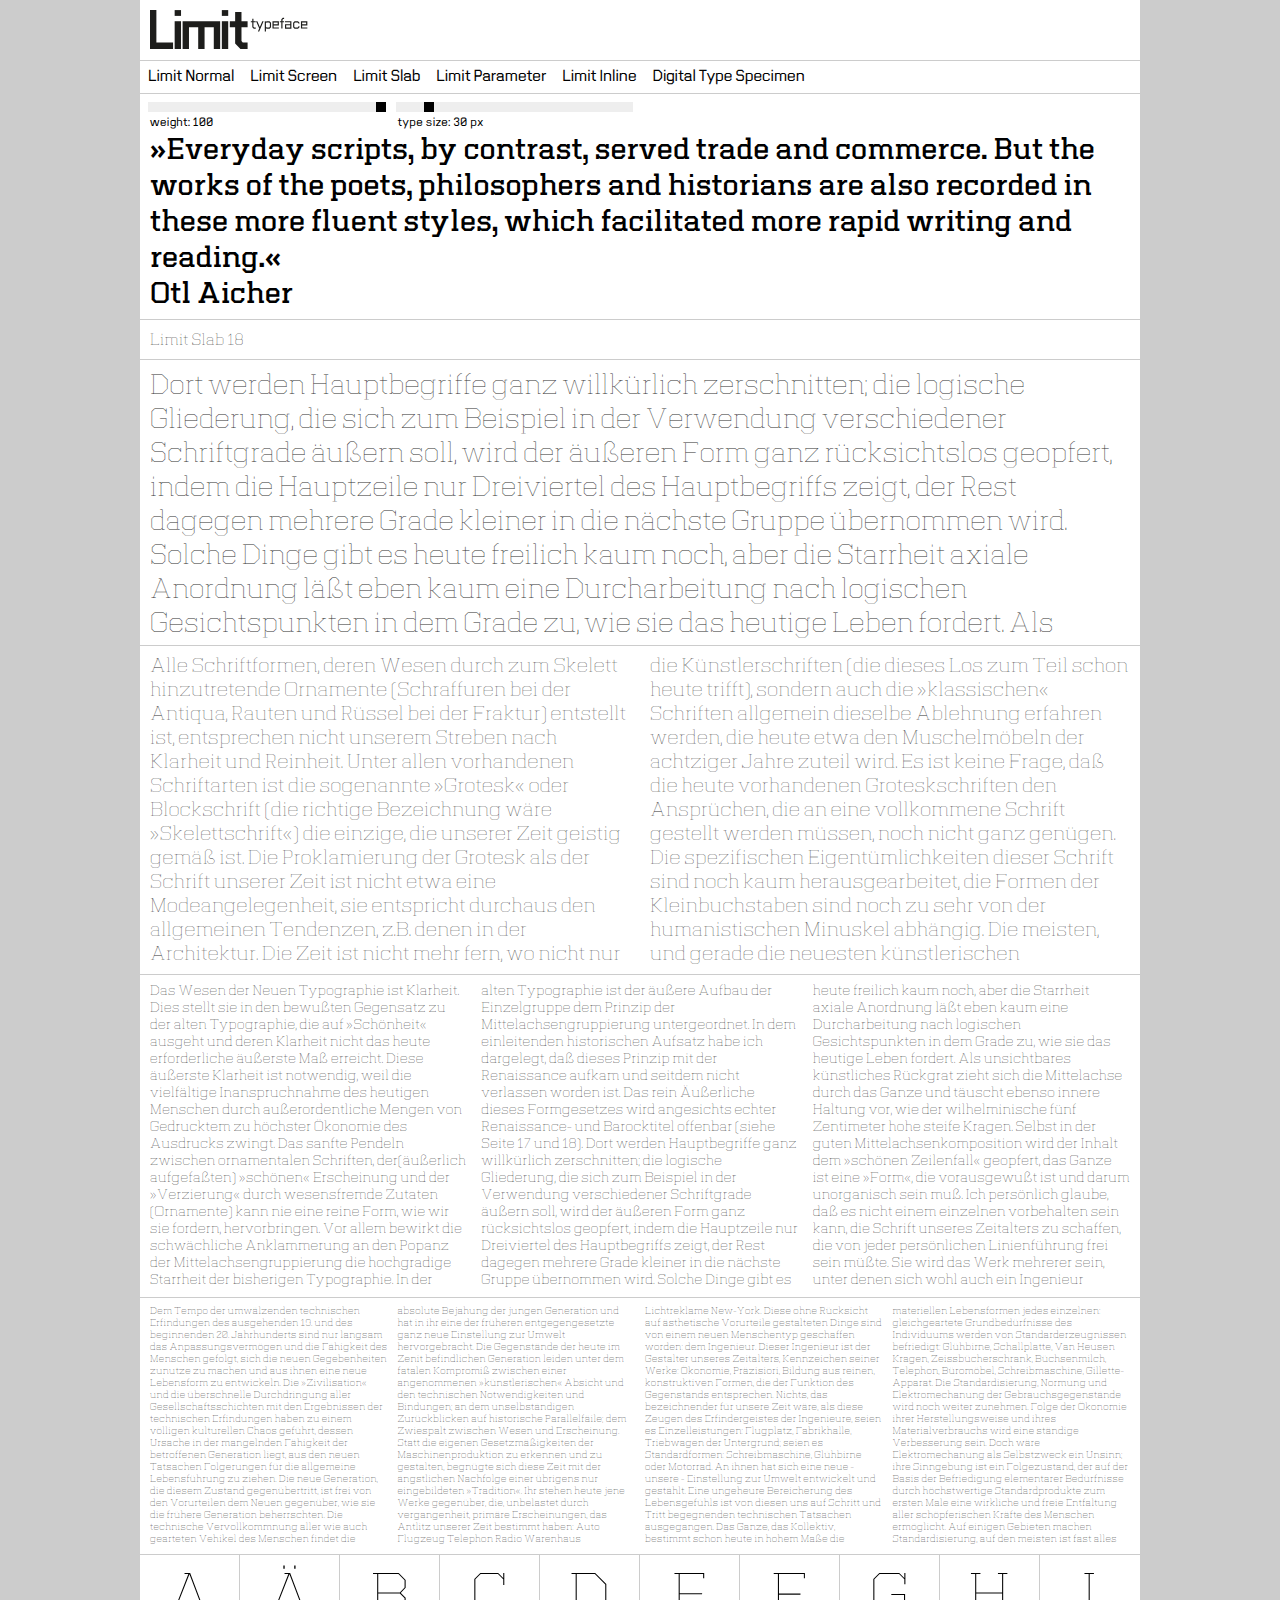
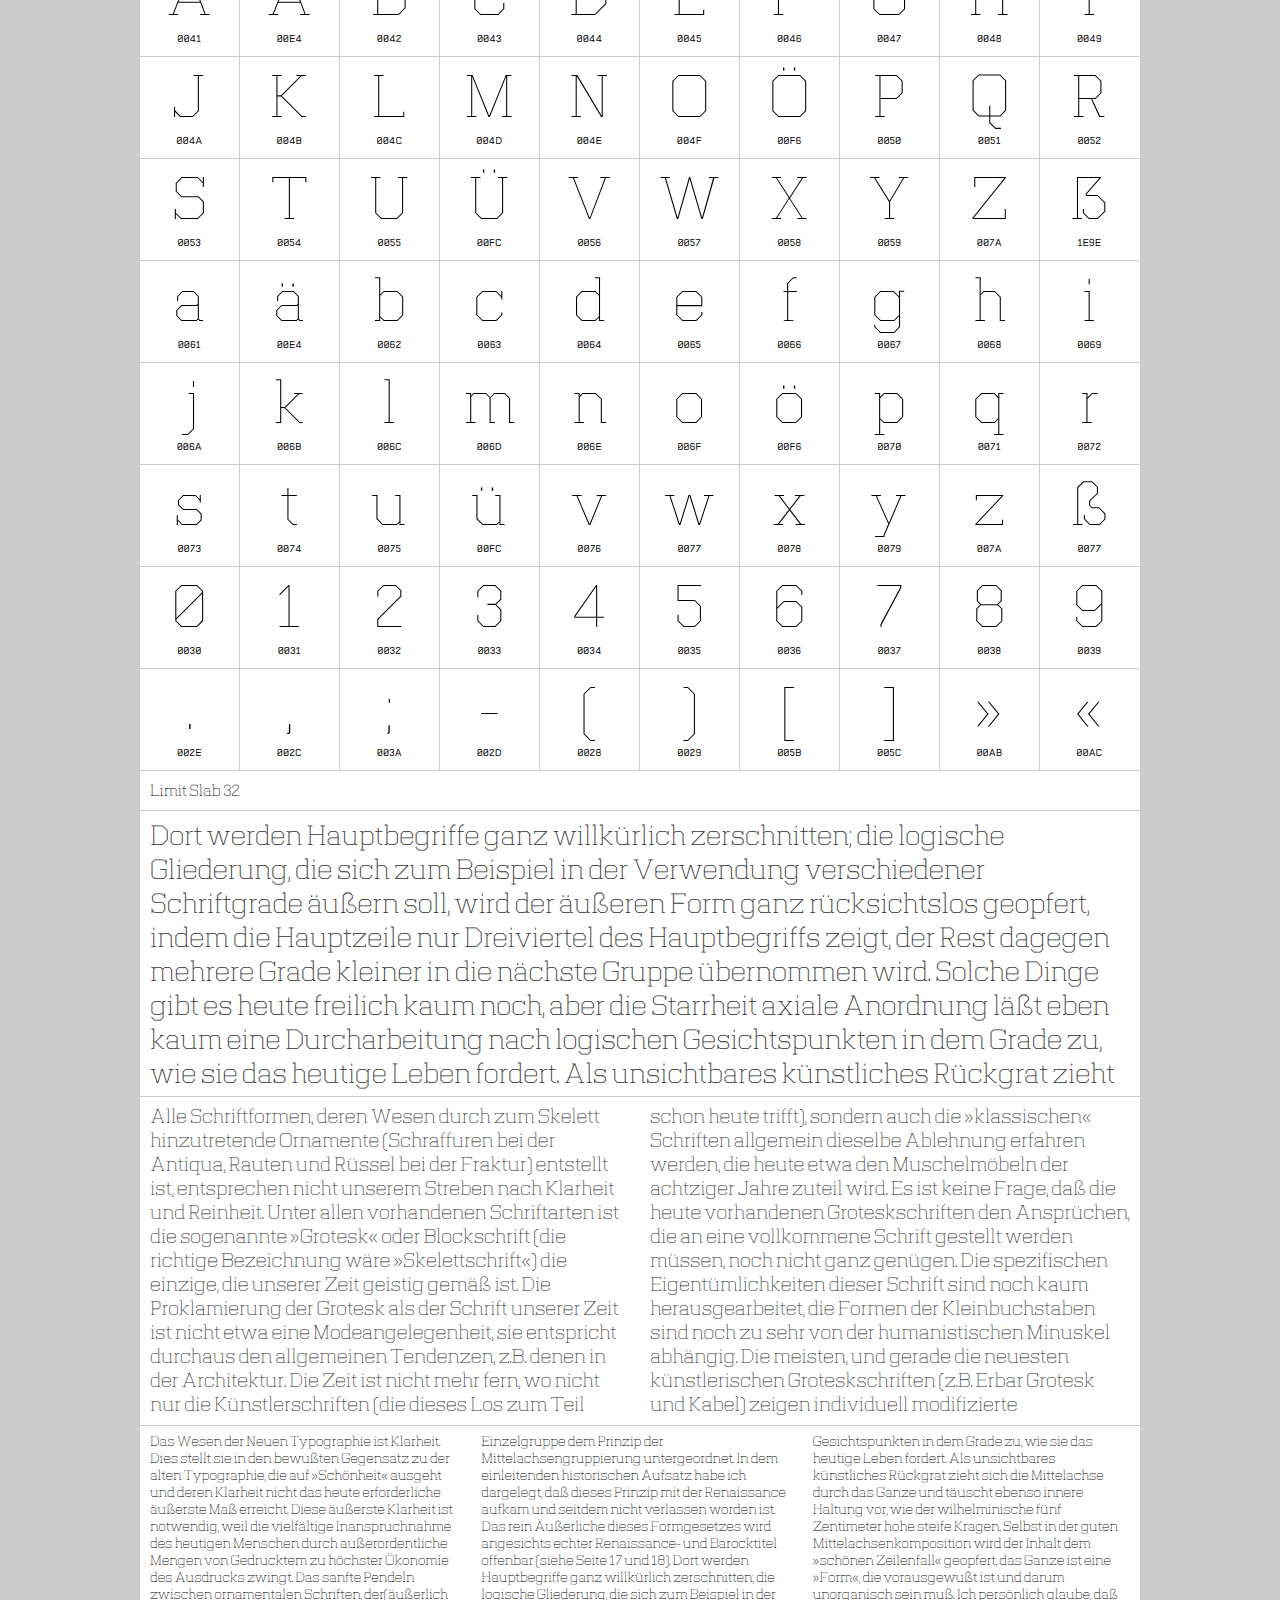
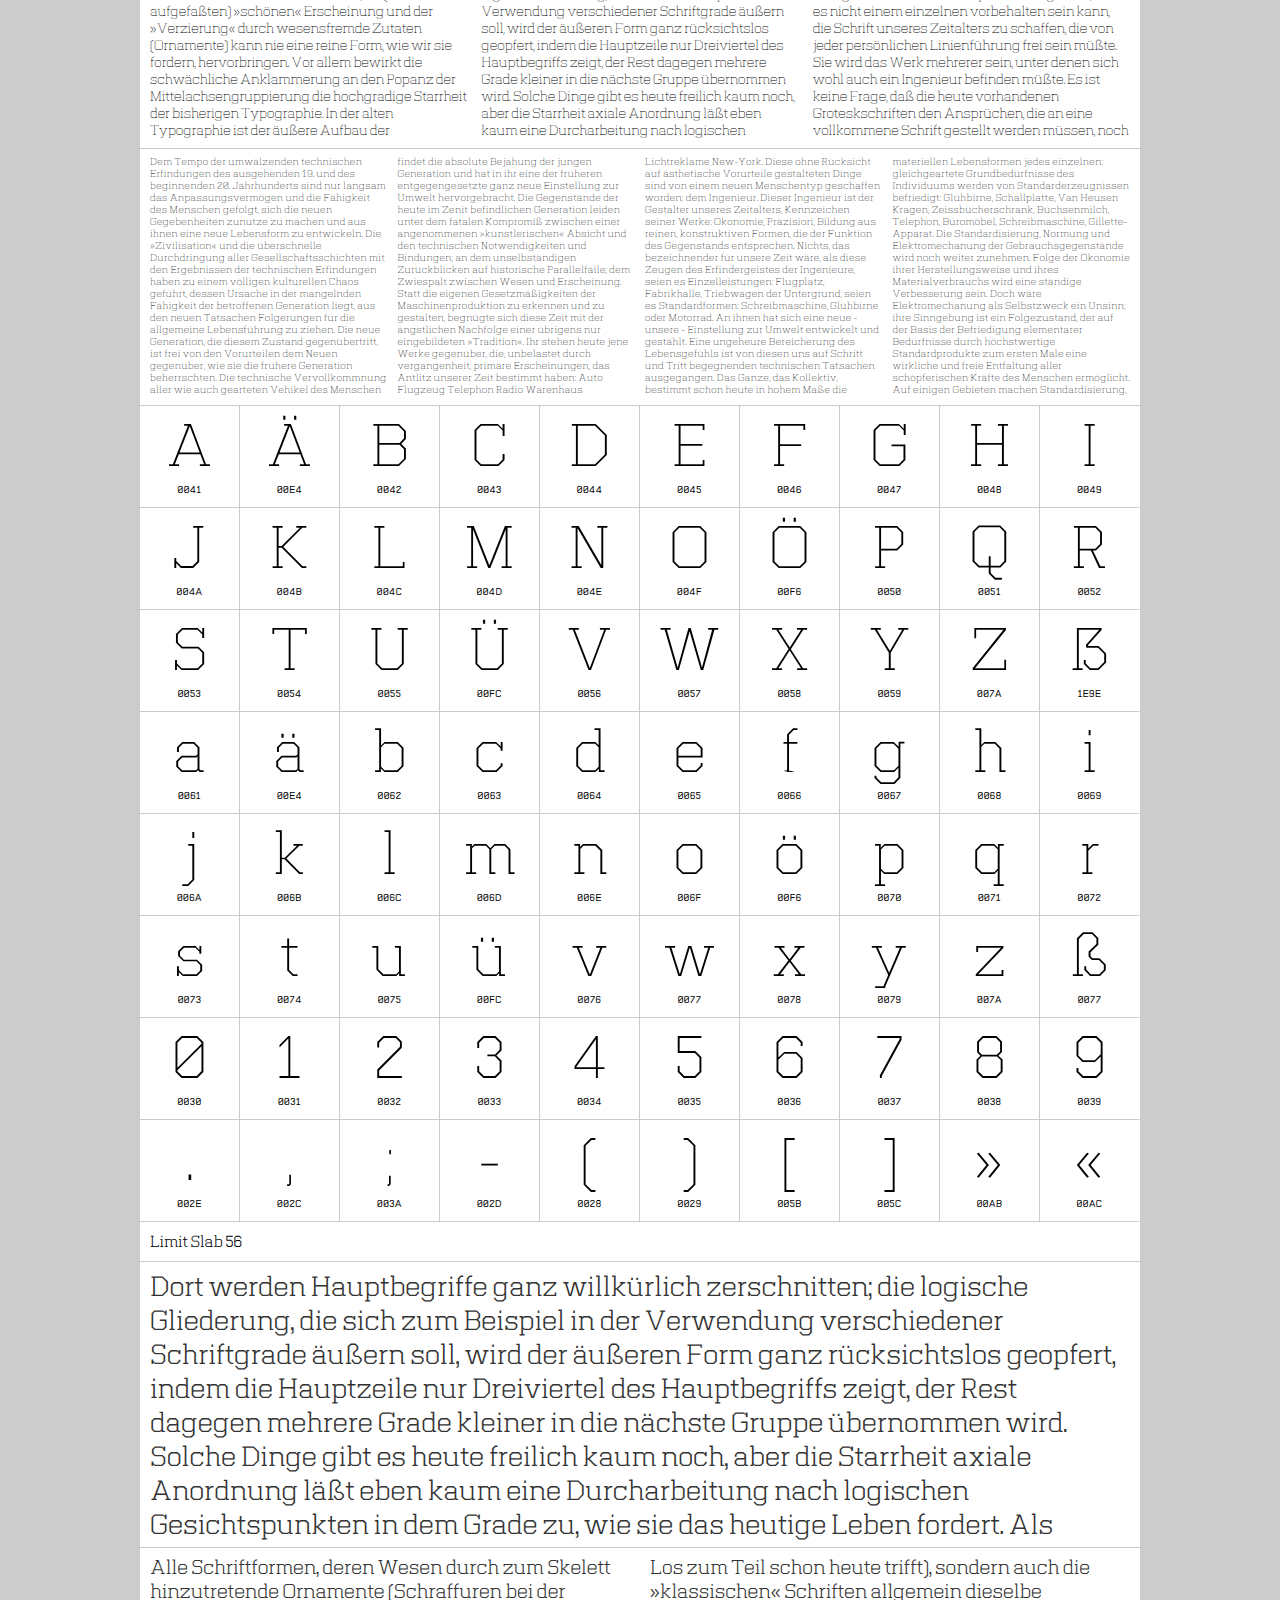
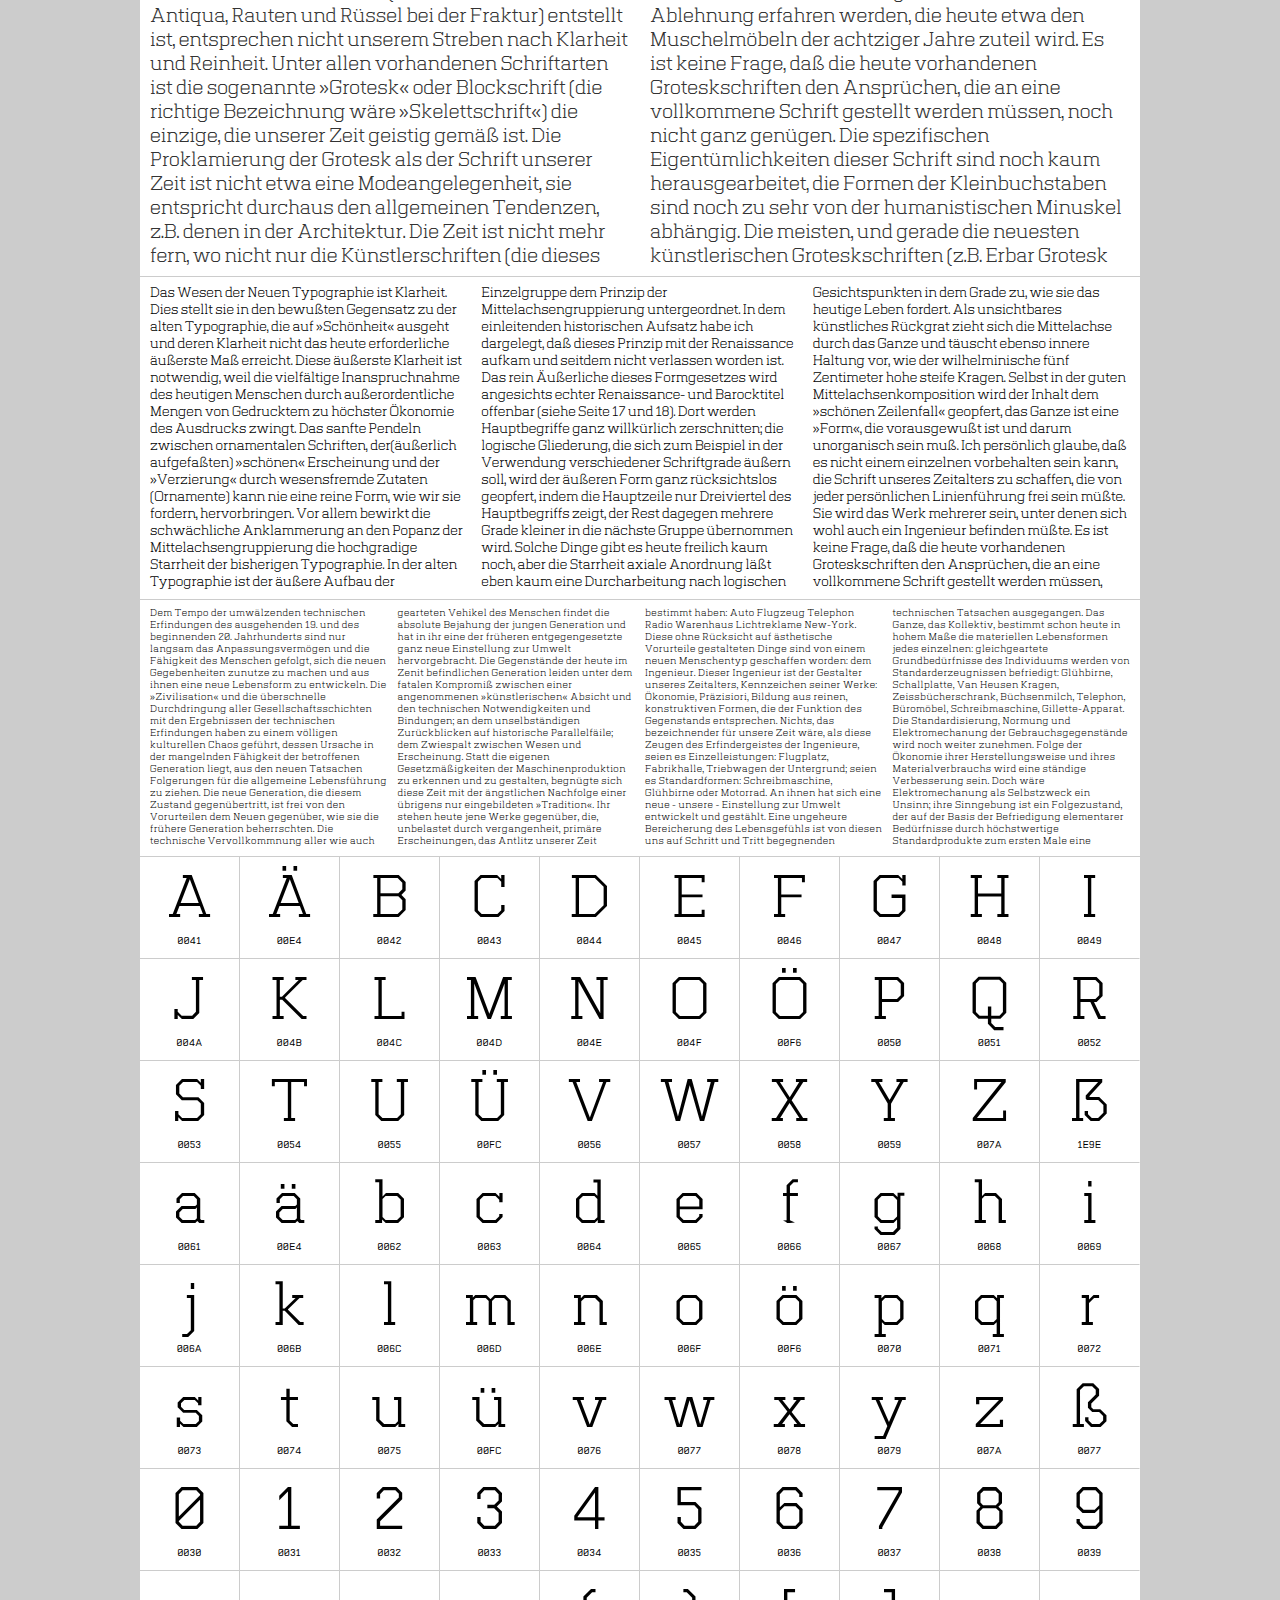
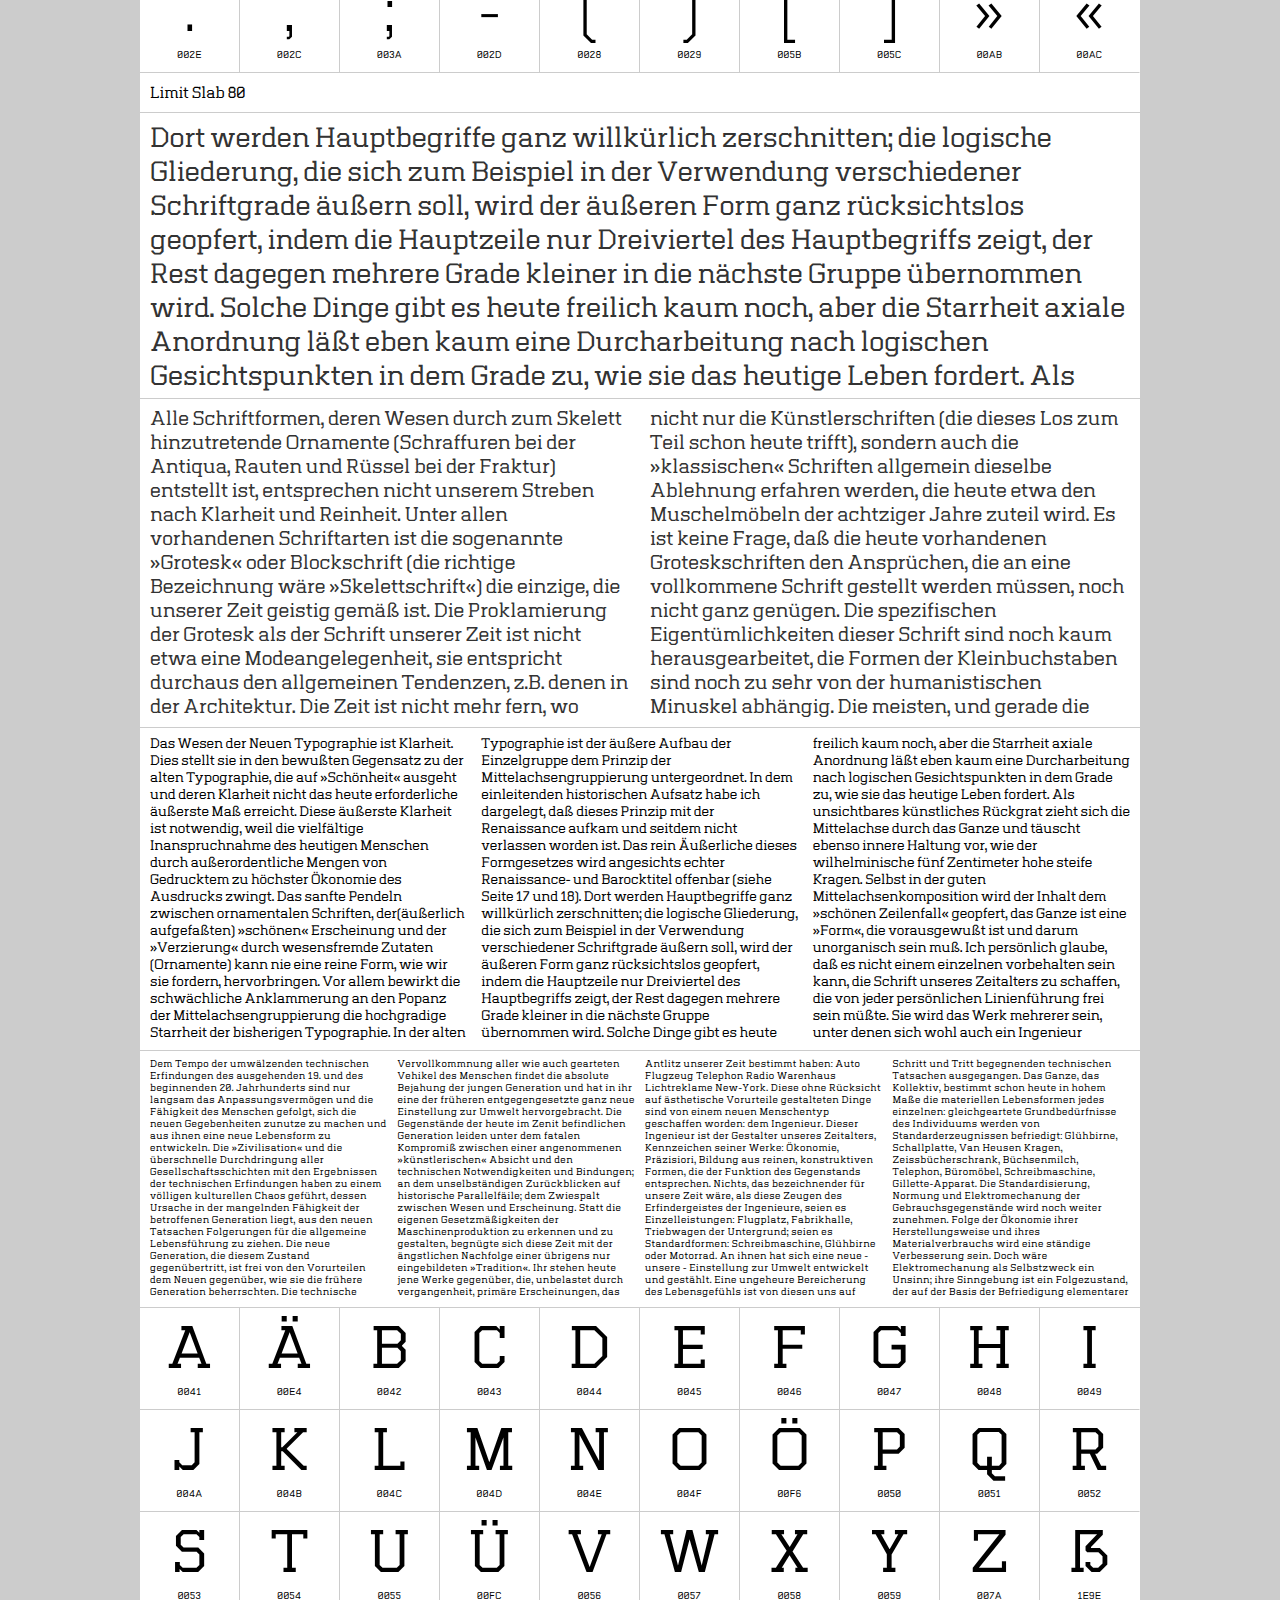
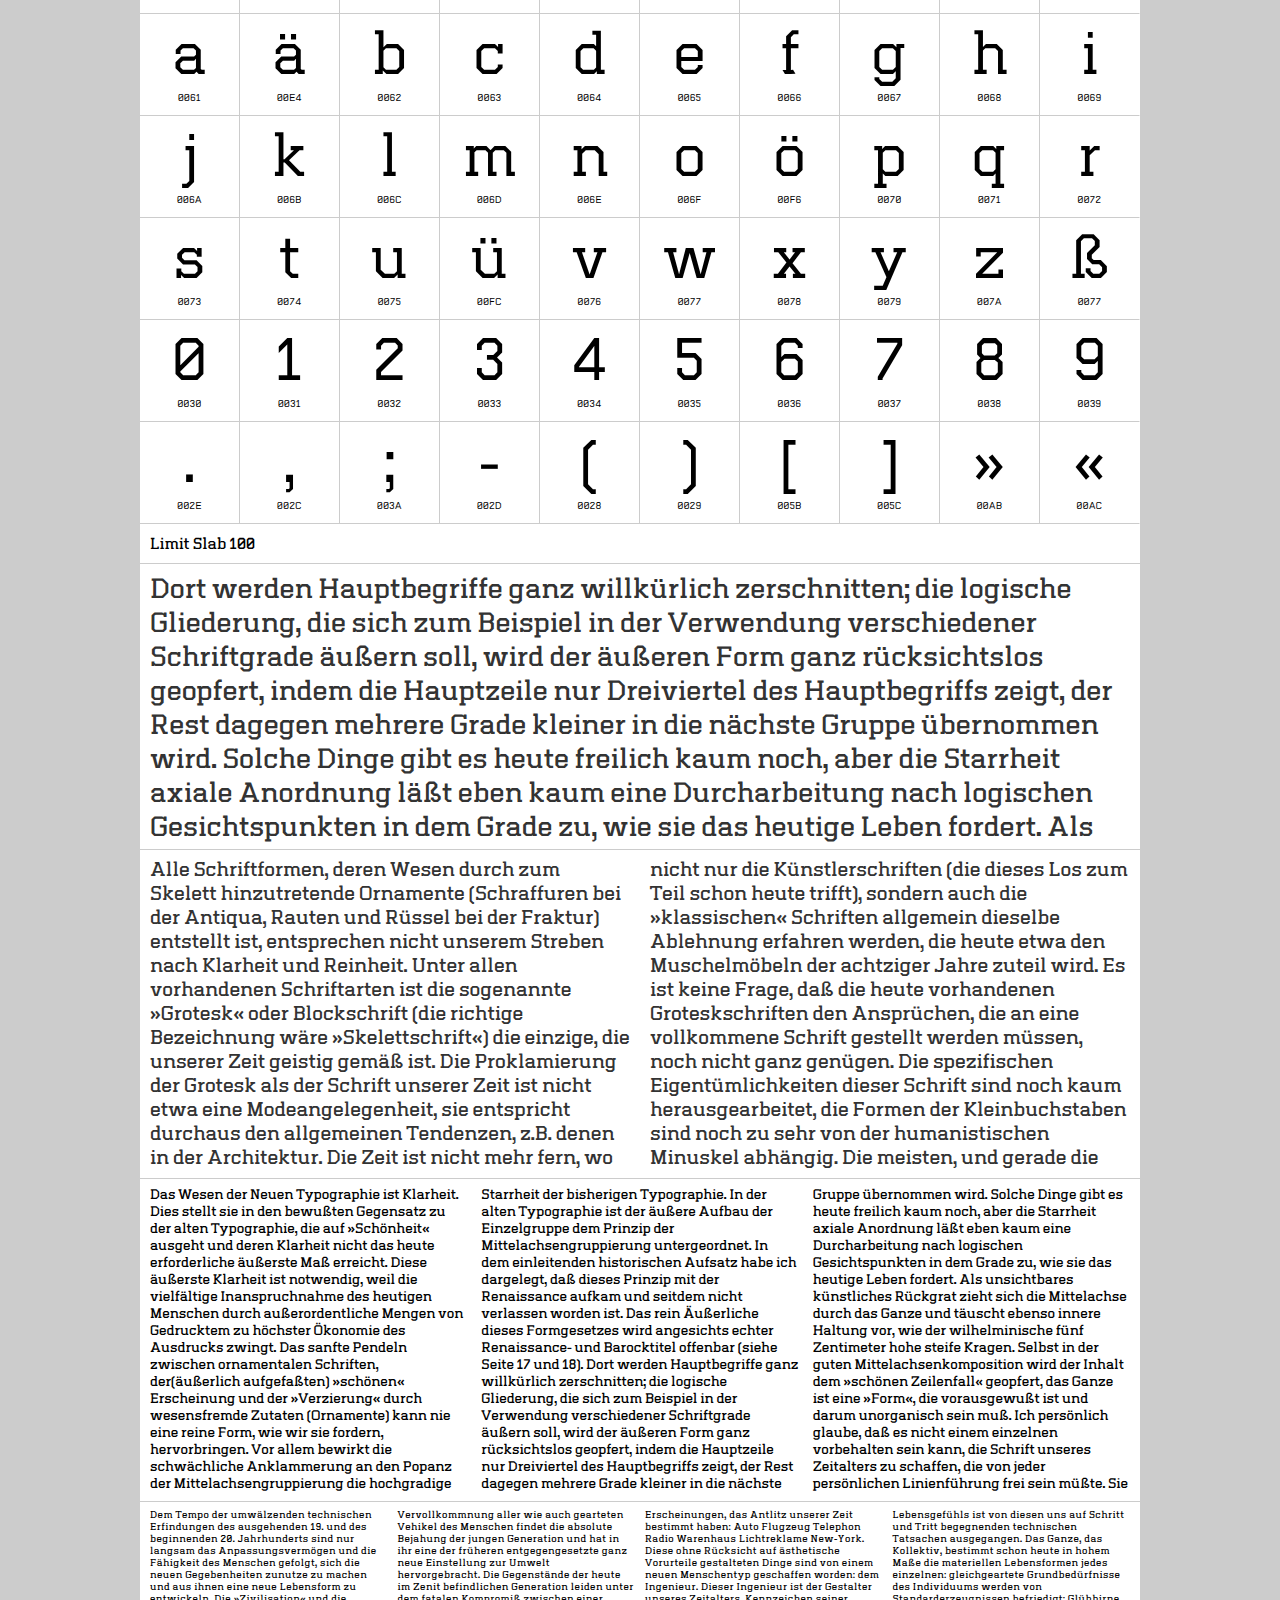
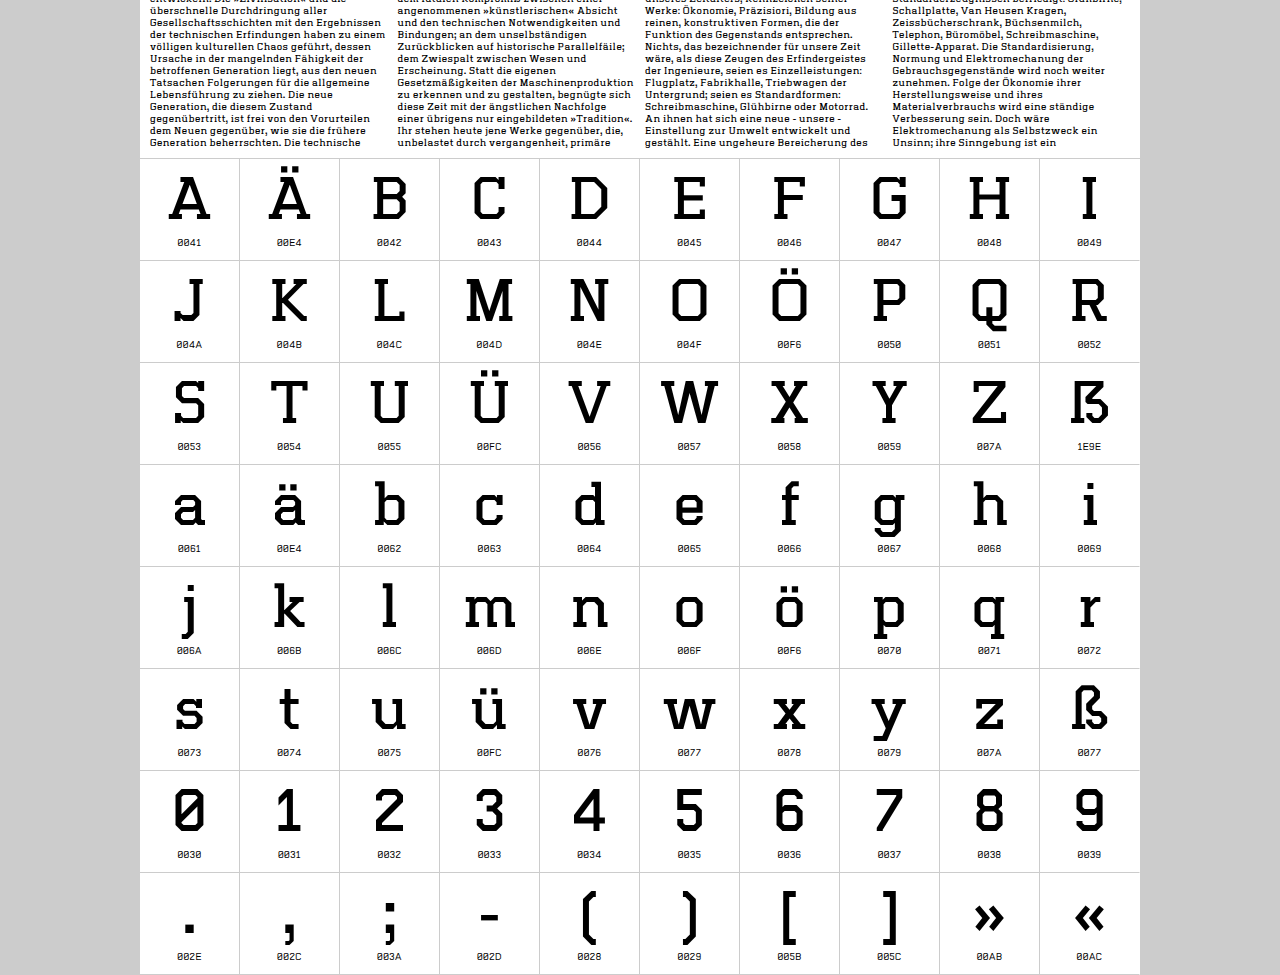
<file: Limit/Limit-Slab.html>
<!DOCTYPE html>
<html>
<head>
	<meta charset="utf-8">
    <meta http-equiv="Content-Type" content="text/html">
    <meta content="True" name="HandheldFriendly">
    <meta content="320" name="MobileOptimized">
    <meta name="viewport" content="width=device-width, initial-scale=1.0">
	<title>Limit Typeface – Slab</title>
	<link rel="stylesheet" type="text/css" href="css/sliders-specimen.css">
		<link rel="stylesheet" type="text/css" href="css/fonts.css">

	<style type="text/css">
	p{margin:0;padding:0;}
    body{text-rendering:geometricPrecision; background-color: #ccc;margin:0; -webkit-hyphens: auto; -ms-hyphens: auto; hyphens: auto;}
    
	.wrap{margin:0 auto;max-width: 1000px;background-color: white;}
	.header{padding:10px;padding-bottom:6px;border-bottom:1px solid #ccc;border-bottom: 0.5px solid #ccc;}
	.navigation{width:100%;border-bottom:1px solid #ccc;border-bottom: 0.5px solid #ccc;box-sizing: border-box;padding:0;float:left;}
	.navigation a{padding:5px 8px 8px 8px; text-decoration:none; color:#000;float:left;}
	.navigation a:hover{text-decoration:none; background-color:#eee;}
	.textinput-sliders{width:100%;background-color:;padding:7px 5px 10px 5px;box-sizing: border-box;font-size: 12px;letter-spacing: 0.5px;font-family:'limit-80';}
	.textinput-sliders span{font-size: 12px;letter-spacing: 0.5px;font-family:'limit-80';}
	.textinput-sliders p{font-size: 12px;letter-spacing: 0.5px;font-family:'limit-80';}
	.inputbox{float:left;box-sizing: border-box;padding: 0px 5px 0px 5px;width:25%;}
	.fontname{padding:10px;border-bottom:1px solid #ccc;border-bottom: 0.5px solid #ccc;}
	#h{font-family:'limit-slab';font-variation-settings:'wght' 100;font-size: 30px;padding:0px 10px 10px 10px;box-sizing:border-box;border-bottom:1px solid #ccc;border-bottom: 0.5px solid #ccc;}
	.segment-c1{
		font-size:28px;
		padding:6px 10px 10px 10px;
		border-bottom:1px solid #ccc;border-bottom: 0.5px solid #ccc;
		width:100%;float:left;
		box-sizing: border-box;
		column-count: 1;
  		column-width: 100%;
  		height: 286px;
  		overflow: hidden;
  		display: -webkit-box;
  	
  		text-overflow: ellipsis #fff; white-space: wrap; 
  		color:white;
  		/* max-lines:3; */
	}
	.segment-c2{
		font-size:20px;
		padding:6px 10px 10px 10px;
		border-bottom:1px solid #ccc;border-bottom: 0.5px solid #ccc;
		width:100%;float:left;
		box-sizing: border-box;
		line-height:24px;
  		display: ;

  		height: 329px;
  		overflow: hidden;
  		display:inline-block;
  		-webkit-line-clamp: 10;
  		-webkit-box-orient: vertical;
  		color:white;

  		column-count: 2;
  		column-width: 50%;	
  		column-fill: balance;
	  	max-lines:10;
	}
	.tcol{color:#333;}
	.segment-c3{
		display:flexbox;
		font-size:14px;
		padding:6px 10px 10px 10px;
		border-bottom:1px solid #ccc;border-bottom: 0.5px solid #ccc;
		width:calc(100%);float:left;
		box-sizing: border-box;
		column-count: 3;
  		column-width: 33%;
  		line-height: 17px;
  		height: 323px;
  		overflow: hidden;
  		text-overflow:hidden;
	}
	.segment-c4{
		display: flexbox;
		font-size:10px;
		padding:6px 10px 10px 10px;
		border-bottom:1px solid #ccc;border-bottom: 0.5px solid #ccc;
		width:100%;float:left;
		box-sizing: border-box;
		column-count: 4;
  		column-width: 25%;
  		letter-spacing: 0.5px;
  		
  		height: 257px;
  		overflow: hidden;
  		text-overflow:hidden;		
	}
	.f80{font-family:'limit-80';}

	.fs100{font-family:'limit-slab-100';}
	.fs80{font-family:'limit-slab-80';}
	.fs56{font-family:'limit-slab-56';}
	.fs32{font-family:'limit-slab-32';}
	.fs18{font-family:'limit-slab-18';letter-spacing: 0.5px;}
	.fs10{font-family:'limit-slab-10';letter-spacing: 0.5px;}
	.sans{font-family: sans-serif;font-size: 13px;}
	p{margin:0;padding:0;/*font-variant-numeric: oldstyle-nums;*/}
	[contenteditable] {outline: 0px solid transparent;}
	.glyphbox{
		width:10%;
		box-sizing:border-box;
		border-right:1px solid #ccc;border-right:0.5px solid #ccc;
		border-bottom:1px solid #ccc;border-bottom: 0.5px solid #ccc;
		text-align:center;
		float:left;
		padding-bottom:10px;
	}
	.glyphbox p{font-size:60px;}
	.glyphbox span{font-size:10px;letter-spacing: 0.5px;}
	#bw{border-right:1px solid #fff;}
	#ham{background-image: url('img/hamlines.svg');}
	#ham:hover{background-color: #f6f6f6;}
	input[type=checkbox]{display: none;}

	@media only screen and (min-width: 1px) and (max-width: 679px) {
		/*toggle mobile- - - - - - - - - - - - - - - - - - - - - - - - - - - - - - - - - - */
		.nava{height:40px;width:40px; float:right;}
		.nava:hover{cursor: pointer;}
		label {	background-color:;	cursor: pointer;}
		label:hover { color: #000;}
		.navtoggle {  -webkit-transition: height .3s ease;  height: 0;  overflow: hidden;	}
		input[type=checkbox]:checked + .navtoggle {height:165px;}
	 	/*- - - - - - - - - - - - - - - - - - - - - - - - - - - - - - - - - - - - - - - - - - */
		.header{border-bottom:none; }
		.inputbox{width:100%;margin-bottom: 10px;}
		.navigation a{display: block;float:none;border-bottom:1px solid #ccc;border-bottom:0.5px solid #ccc;}
		.navigation a:last-child{border-bottom: none;}
		.navigation a:first-child{border-top:1px solid #ccc;border-top:0.5px solid #ccc;}
		.segment-c2{column-count: 1;column-width: 100%; max-height: 323px;float:left;}
    	.segment-c3{column-count: 1;font-size:14px;height: 316px;}
    	.segment-c4{column-count: 2;}
 		.glyphbox{width:20%;}
   		.f{border-right: 1px solid #fff;}
	}
    @media only screen and (min-width: 680px) and (max-width: 800px) {
    	.header{border-bottom:1px solid #ccc;border-bottom: 0.5px solid #ccc;}
    		.inputbox{width:50%;}
    		.segment-c2{column-count: 2; height: 329px;}
    		.segment-c3{column-count: 3;font-size:14px;height:323px;}
    		.segment-c4{column-count: 4;}
    		.glyphbox{width:20%;}
    		.f{border-right: 1px solid #fff;}

    }
	@media only screen and (min-width: 801px) {
	    	.header{border-bottom:1px solid #ccc;border-bottom: 0.5px solid #ccc;}
	    	.segment-c2{column-count: 2; height: 329px; }
    		.segment-c3{column-count: 3;font-size:14px;height:323px;}
    		.segment-c4{column-count: 4;}
	}
</style>
</head>
<script type="text/javascript">
    var oldY=100;
    document.getElementById("h").style[font-variation-settings] = "'wght'" + oldY;
    function checkwidth(){
    	var w = window.innerWidth;
    	if(w<680){document.getElementById("ham").style.display= "inline-block";}
    	else {document.getElementById("ham").style.display= "none";}
    }
</script>
<body onresize="checkwidth()">
<div class="wrap">
	<!-- HEADER -->
	<div class="header">
		<img src="img/limit.svg" width="180px">
		<label for="check" class="nava" id="ham"></label>
		<div style="clear:left;float:none;"></div>
	</div>

	<input id="check" class="ham" type="checkbox">
	<div class="f80 navigation navtoggle">
		<a href="Limit-Normal.html">Limit Normal</a>
		<a href="Limit-Screen.html">Limit Screen</a>
		<a href="Limit-Slab.html">Limit Slab</a>
		<a href="Limit-Parameter.html">Limit Parameter</a>
		<a href="Limit-Inline.html">Limit Inline</a>
		<a href="Limit-Specimen.html">Digital Type Specimen</a>
	</div>

	<div style="clear:left;float:none;"></div>
	<!-- ---------------- -->
	<!-- Typetester --> 
    <!-- ---------------- -->
	 <div class="textinput-sliders">
		<form>
			<div class="inputbox">
		    		<input type="range" min="10" max="100" value="100" id="weight_slider">
		    		<p>weight: <span id="weight_demo"></span></p>
		   	</div>
		    <div class="inputbox">
			    	<input type="range" min="20" max="100" value="30" id="fsize">
			   		<p>type size: <span id="wdemo">30 px</span></p> 
		   	</div>	
		    </form>
	</div>
	<div style="clear:left;float:none;"></div>
	<div class="textinput" >
 		<div id="h" contenteditable="true" spellcheck="false">
		»Everyday scripts, by contrast, served trade and commerce. But the works of the poets, philosophers and historians are also recorded in these more fluent styles, which facilitated more rapid writing and reading.«
		<br>
		Otl Aicher
		</div>
	</div>
	<!-- ---------------- -->
	<!-- Limit Normal 18 --> 
    <!-- ---------------- -->
	<div class="fs18 fontname">Limit Slab 18</div>

	<div class="segment-c1 fs18"><span class="tcol">
		Dort werden Hauptbegriffe ganz willkürlich zerschnitten; die logische Gliederung, die sich zum Beispiel in der Verwendung verschiedener Schriftgrade äußern soll, wird der äußeren Form ganz rücksichtslos geopfert, indem die Hauptzeile nur Dreiviertel des Hauptbegriffs zeigt, der Rest dagegen mehrere Grade kleiner in die nächste Gruppe übernommen wird. Solche Dinge gibt es heute freilich kaum noch, aber die Starrheit axiale Anordnung läßt eben kaum eine Durcharbeitung nach logischen Gesichtspunkten in dem Grade zu, wie sie das heutige Leben fordert. Als unsichtbares künstliches Rückgrat zieht sich die Mittelachse durch das Ganze und täuscht ebenso innere Haltung vor, wie der wilhelminische fünf Zentimeter hohe steife Kragen. 
	</span>
	</div>
	<div class="segment-c2 fs18"><span class="tcol">Alle Schriftformen, deren Wesen durch zum Skelett hinzutretende Ornamente (Schraffuren bei der Antiqua, Rauten und Rüssel bei der Fraktur) entstellt ist, entsprechen nicht unserem Streben nach Klarheit und Reinheit. Unter allen vorhandenen Schriftarten ist die sogenannte »Grotesk« oder Blockschrift (die richtige Bezeichnung wäre »Skelettschrift«) die einzige, die unserer Zeit geistig gemäß ist. Die Proklamierung der Grotesk als der Schrift unserer Zeit ist nicht etwa eine Modeangelegenheit, sie entspricht durchaus den allgemeinen Tendenzen, z.B. denen in der Architektur. Die Zeit ist nicht mehr fern, wo nicht nur die Künstlerschriften (die dieses Los zum Teil schon heute trifft), sondern auch die »klassischen« Schriften allgemein dieselbe Ablehnung erfahren werden, die heute etwa den Muschelmöbeln der achtziger Jahre zuteil wird. Es ist keine Frage, daß die heute vorhandenen Groteskschriften den Ansprüchen, die an eine vollkommene Schrift gestellt werden müssen, noch nicht ganz genügen. Die spezifischen Eigentümlichkeiten dieser Schrift sind noch kaum herausgearbeitet, die Formen der Kleinbuchstaben sind noch zu sehr von der humanistischen Minuskel abhängig. Die meisten, und gerade die neuesten künstlerischen Groteskschriften (z.B. Erbar Grotesk und Kabel) zeigen individuell modifizierte Bewegungen, die sie grundsätzlich in eine Linie mit den andern Künstlerschriften stellen. Einen wesentlichen Schritt nach vorwärts bedeutet die Futura von Paul Renner.
	</span>
	</div>
	<div class="segment-c3 fs18"><p>Das Wesen der Neuen Typographie ist Klarheit. Dies stellt sie in den bewußten Gegensatz zu der alten Typographie, die auf »Schönheit« ausgeht und deren Klarheit nicht das heute erforderliche äußerste Maß erreicht. Diese äußerste Klarheit ist notwendig, weil die vielfältige Inanspruchnahme des heutigen Menschen durch außerordentliche Mengen von Gedrucktem zu höchster Ökonomie des Ausdrucks zwingt. Das sanfte Pendeln zwischen ornamentalen Schriften, der(äußerlich aufgefaßten) »schönen« Erscheinung und der »Verzierung« durch wesensfremde Zutaten (Ornamente) kann nie eine reine Form, wie wir sie fordern, hervorbringen. Vor allem bewirkt die schwächliche Anklammerung an den Popanz der Mittelachsengruppierung die hochgradige Starrheit der bisherigen Typographie. In der alten Typographie ist der äußere Aufbau der Einzelgruppe dem Prinzip der Mittelachsengruppierung untergeordnet. In dem einleitenden historischen Aufsatz habe ich dargelegt, daß dieses Prinzip mit der Renaissance aufkam und seitdem nicht verlassen worden ist. Das rein Äußerliche dieses Formgesetzes wird angesichts echter Renaissance- und Barocktitel offenbar (siehe Seite 17 und 18). Dort werden Hauptbegriffe ganz willkürlich zerschnitten; die logische Gliederung, die sich zum Beispiel in der Verwendung verschiedener Schriftgrade äußern soll, wird der äußeren Form ganz rücksichtslos geopfert, indem die Hauptzeile nur Dreiviertel des Hauptbegriffs zeigt, der Rest dagegen mehrere Grade kleiner in die nächste Gruppe übernommen wird. Solche Dinge gibt es heute freilich kaum noch, aber die Starrheit axiale Anordnung läßt eben kaum eine Durcharbeitung nach logischen Gesichtspunkten in dem Grade zu, wie sie das heutige Leben fordert. Als unsichtbares künstliches Rückgrat zieht sich die Mittelachse durch das Ganze und täuscht ebenso innere Haltung vor, wie der wilhelminische fünf Zentimeter hohe steife Kragen. Selbst in der guten Mittelachsenkomposition wird der Inhalt dem »schönen Zeilenfall« geopfert, das Ganze ist eine »Form«, die vorausgewußt ist und darum unorganisch sein muß. Ich persönlich glaube, daß es nicht einem einzelnen vorbehalten sein kann, die Schrift unseres Zeitalters zu schaffen, die von jeder persönlichen Linienführung frei sein müßte. Sie wird das Werk mehrerer sein, unter denen sich wohl auch ein Ingenieur befinden müßte. Es ist keine Frage, daß die heute vorhandenen Groteskschriften den Ansprüchen, die an eine vollkommene Schrift gestellt werden müssen, noch nicht ganz genügen. Die spezifischen Eigentümlichkeiten dieser Schrift sind noch kaum herausgearbeitet, die Formen insbesondere der Kleinbuchstaben sind noch zu sehr von der humanistischen Minuskel abhängig. In der alten Typographie ist der äußere Aufbau der Einzelgruppe dem Prinzip der Mittelachsengruppierung untergeordnet.
	</p>
	</div>
	<div class="segment-c4 fs18"><p>Dem Tempo der umwälzenden technischen Erfindungen des ausgehenden 19. und des beginnenden 20. Jahrhunderts sind nur langsam das Anpassungsvermögen und die Fähigkeit des Menschen gefolgt, sich die neuen Gegebenheiten zunutze zu machen und aus ihnen eine neue Lebensform zu entwickeln. Die »Zivilisation« und die überschnelle Durchdringung aller Gesellschaftsschichten mit den Ergebnissen der technischen Erfindungen haben zu einem völligen kulturellen Chaos geführt, dessen Ursache in der mangelnden Fähigkeit der betroffenen Generation liegt, aus den neuen Tatsachen Folgerungen für die allgemeine Lebensführung zu ziehen. Die neue Generation, die diesem Zustand gegenübertritt, ist frei von den Vorurteilen dem Neuen gegenüber, wie sie die frühere Generation beherrschten. Die technische Vervollkommnung aller wie auch gearteten Vehikel des Menschen findet die absolute Bejahung der jungen Generation und hat in ihr eine der früheren entgegengesetzte ganz neue Einstellung zur Umwelt hervorgebracht. Die Gegenstände der heute im Zenit befindlichen Generation leiden unter dem fatalen Kompromiß zwischen einer angenommenen »künstlerischen« Absicht und den technischen Notwendigkeiten und Bindungen; an dem unselbständigen Zurückblicken auf historische Parallelfäile; dem Zwiespalt zwischen Wesen und Erscheinung. Statt die eigenen Gesetzmäßigkeiten der Maschinenproduktion zu erkennen und zu gestalten, begnügte sich diese Zeit mit der ängstlichen Nachfolge einer übrigens nur eingebildeten »Tradition«. Ihr stehen heute jene Werke gegenüber, die, unbelastet durch vergangenheit, primäre Erscheinungen, das Antlitz unserer Zeit bestimmt haben: Auto Flugzeug Telephon Radio Warenhaus Lichtreklame New-York. Diese ohne Rücksicht auf ästhetische Vorurteile gestalteten Dinge sind von einem neuen Menschentyp geschaffen worden: dem Ingenieur. Dieser Ingenieur ist der Gestalter unseres Zeitalters, Kennzeichen seiner Werke: Ökonomie, Präzisiori, Bildung aus reinen, konstruktiven Formen, die der Funktion des Gegenstands entsprechen. Nichts, das bezeichnender für unsere Zeit wäre, als diese Zeugen des Erfindergeistes der Ingenieure, seien es Einzelleistungen: Flugplatz, Fabrikhalle, Triebwagen der Untergrund; seien es Standardformen: Schreibmaschine, Glühbirne oder Motorrad. An ihnen hat sich eine neue - unsere - Einstellung zur Umwelt entwickelt und gestählt. Eine ungeheure Bereicherung des Lebensgefühls ist von diesen uns auf Schritt und Tritt begegnenden technischen Tatsachen ausgegangen. Das Ganze, das Kollektiv, bestimmt schon heute in hohem Maße die materiellen Lebensformen jedes einzelnen: gleichgeartete Grundbedürfnisse des Individuums werden von Standarderzeugnissen befriedigt: Glühbirne, Schallplatte, Van Heusen Kragen, Zeissbücherschrank, Büchsenmilch, Telephon, Büromöbel, Schreibmaschine, Gillette-Apparat. Die Standardisierung, Normung und Elektromechanung der Gebrauchsgegenstände wird noch weiter zunehmen. Folge der Ökonomie ihrer Herstellungsweise und ihres Materialverbrauchs wird eine ständige Verbesserung sein. Doch wäre Elektromechanung als Selbstzweck ein Unsinn; ihre Sinngebung ist ein Folgezustand, der auf der Basis der Befriedigung elementarer Bedürfnisse durch höchstwertige Standardprodukte zum ersten Male eine wirkliche und freie Entfaltung aller schöpferischen Kräfte des Menschen ermöglicht. Auf einigen Gebieten machen Standardisierung, auf den meisten ist fast alles noch zu tun. Auch Haus und Wohnung einander entsprechender Individuen sind in ihrem Aufbau gleichgeartet genug und durchaus geeignet, die Forderung der Zeit nach Normung. Es ist keine Frage, daß die heute vorhandenen Groteskschriften den Ansprüchen, die an eine vollkommene Schrift gestellt werden müssen, noch nicht ganz genügen. Die spezifischen Eigentümlichkeiten dieser Schrift sind noch kaum herausgearbeitet, die Formen insbesondere der Kleinbuchstaben sind noch von der Minuskel abhängig. 
	</div>
	<div class="glyphboxstyle fs18">
		<div class="glyphbox"><p>A</p><span class="f80">0041</span></div>
		<div class="glyphbox"><p>Ä</p><span class="f80">00E4</span></div>
		<div class="glyphbox"><p>B</p><span class="f80">0042</span></div>
		<div class="glyphbox"><p>C</p><span class="f80">0043</span></div>
		<div class="glyphbox f"><p>D</p><span class="f80">0044</span></div>
		<div class="glyphbox"><p>E</p><span class="f80">0045</span></div>
		<div class="glyphbox"><p>F</p><span class="f80">0046</span></div>
		<div class="glyphbox"><p>G</p><span class="f80">0047</span></div>
		<div class="glyphbox"><p>H</p><span class="f80">0048</span></div>
		<div class="glyphbox f" id="bw"><p>I</p><span class="f80">0049</span></div>
		<div class="glyphbox"><p>J</p><span class="f80">004A</span></div>
		<div class="glyphbox"><p>K</p><span class="f80">004B</span></div>
		<div class="glyphbox"><p>L</p><span class="f80">004C</span></div>
		<div class="glyphbox"><p>M</p><span class="f80">004D</span></div>
		<div class="glyphbox f"><p>N</p><span class="f80">004E</span></div>
		<div class="glyphbox"><p>O</p><span class="f80">004F</span></div>
		<div class="glyphbox"><p>Ö</p><span class="f80">00F6</span></div>
		<div class="glyphbox"><p>P</p><span class="f80">0050</span></div>
		<div class="glyphbox"><p>Q</p><span class="f80">0051</span></div>
		<div class="glyphbox f" id="bw"><p>R</p><span class="f80">0052</span></div>
		<div class="glyphbox"><p>S</p><span class="f80">0053</span></div>
		<div class="glyphbox"><p>T</p><span class="f80">0054</span></div>
		<div class="glyphbox"><p>U</p><span class="f80">0055</span></div>
		<div class="glyphbox"><p>Ü</p><span class="f80">00FC</span></div>
		<div class="glyphbox f"><p>V</p><span class="f80">0056</span></div>
		<div class="glyphbox"><p>W</p><span class="f80">0057</span></div>
		<div class="glyphbox"><p>X</p><span class="f80">0058</span></div>
		<div class="glyphbox"><p>Y</p><span class="f80">0059</span></div>
		<div class="glyphbox"><p>Z</p><span class="f80">007A</span></div>
		<div class="glyphbox f" id="bw"><p>&#7838;</p><span class="f80">1E9E</span></div>
		<div class="glyphbox"><p>a</p><span class="f80">0061</span></div>
		<div class="glyphbox"><p>ä</p><span class="f80">00E4</span></div>
		<div class="glyphbox"><p>b</p><span class="f80">0062</span></div>
		<div class="glyphbox"><p>c</p><span class="f80">0063</span></div>
		<div class="glyphbox f"><p>d</p><span class="f80">0064</span></div>
		<div class="glyphbox"><p>e</p><span class="f80">0065</span></div>
		<div class="glyphbox"><p>f</p><span class="f80">0066</span></div>
		<div class="glyphbox"><p>g</p><span class="f80">0067</span></div>
		<div class="glyphbox"><p>h</p><span class="f80">0068</span></div>
		<div class="glyphbox f" id="bw"><p>i</p><span class="f80">0069</span></div>
		<div class="glyphbox"><p>j</p><span class="f80">006A</span></div>
		<div class="glyphbox"><p>k</p><span class="f80">006B</span></div>
		<div class="glyphbox"><p>l</p><span class="f80">006C</span></div>
		<div class="glyphbox"><p>m</p><span class="f80">006D</span></div>
		<div class="glyphbox f"><p>n</p><span class="f80">006E</span></div>
		<div class="glyphbox"><p>o</p><span class="f80">006F</span></div>
		<div class="glyphbox"><p>ö</p><span class="f80">00F6</span></div>
		<div class="glyphbox"><p>p</p><span class="f80">0070</span></div>
		<div class="glyphbox"><p>q</p><span class="f80">0071</span></div>
		<div class="glyphbox f" id="bw"><p>r</p><span class="f80">0072</span></div>
		<div class="glyphbox"><p>s</p><span class="f80">0073</span></div>
		<div class="glyphbox"><p>t</p><span class="f80">0074</span></div>
		<div class="glyphbox"><p>u</p><span class="f80">0075</span></div>
		<div class="glyphbox"><p>ü</p><span class="f80">00FC</span></div>
		<div class="glyphbox f"><p>v</p><span class="f80">0076</span></div>
		<div class="glyphbox"><p>w</p><span class="f80">0077</span></div>
		<div class="glyphbox"><p>x</p><span class="f80">0078</span></div>
		<div class="glyphbox"><p>y</p><span class="f80">0079</span></div>
		<div class="glyphbox"><p>z</p><span class="f80">007A</span></div>
		<div class="glyphbox f" id="bw"><p>ß</p><span class="f80">0077</span></div>
		<div class="glyphbox"><p>0</p><span class="f80">0030</span></div>
		<div class="glyphbox"><p>1</p><span class="f80">0031</span></div>
		<div class="glyphbox"><p>2</p><span class="f80">0032</span></div>
		<div class="glyphbox"><p>3</p><span class="f80">0033</span></div>
		<div class="glyphbox f"><p>4</p><span class="f80">0034</span></div>
		<div class="glyphbox"><p>5</p><span class="f80">0035</span></div>
		<div class="glyphbox"><p>6</p><span class="f80">0036</span></div>
		<div class="glyphbox"><p>7</p><span class="f80">0037</span></div>
		<div class="glyphbox"><p>8</p><span class="f80">0038</span></div>
		<div class="glyphbox f" id="bw"><p>9</p><span class="f80">0039</span></div>
		<div class="glyphbox"><p>.</p><span class="f80">002E</span></div>
		<div class="glyphbox"><p>,</p><span class="f80">002C</span></div>
		<div class="glyphbox"><p>;</p><span class="f80">003A</span></div>
		<div class="glyphbox"><p>-</p><span class="f80">002D</span></div>	
		<div class="glyphbox f"><p>(</p><span class="f80">0028</span></div>
		<div class="glyphbox"><p>)</p><span class="f80">0029</span></div>
		<div class="glyphbox"><p>[</p><span class="f80">005B</span></div>
		<div class="glyphbox"><p>]</p><span class="f80">005C</span></div>
		<div class="glyphbox"><p>»</p><span class="f80">00AB</span></div>
		<div class="glyphbox" id="bw"><p>«</p><span class="f80">00AC</span></div>
	</div>	
	<div style="clear:left;float:none;"></div>
	<!-- ---------------- -->
	<!-- Limit Normal 32 --> 
    <!-- ---------------- -->
	<div class="fs32 fontname">Limit Slab 32</div>

	<div class="segment-c1 fs32"><span class="tcol">
		Dort werden Hauptbegriffe ganz willkürlich zerschnitten; die logische Gliederung, die sich zum Beispiel in der Verwendung verschiedener Schriftgrade äußern soll, wird der äußeren Form ganz rücksichtslos geopfert, indem die Hauptzeile nur Dreiviertel des Hauptbegriffs zeigt, der Rest dagegen mehrere Grade kleiner in die nächste Gruppe übernommen wird. Solche Dinge gibt es heute freilich kaum noch, aber die Starrheit axiale Anordnung läßt eben kaum eine Durcharbeitung nach logischen Gesichtspunkten in dem Grade zu, wie sie das heutige Leben fordert. Als unsichtbares künstliches Rückgrat zieht sich die Mittelachse durch das Ganze und täuscht ebenso innere Haltung vor, wie der wilhelminische fünf Zentimeter hohe steife Kragen. 
	</span>
	</div>
	<div class="segment-c2 fs32"><span class="tcol">Alle Schriftformen, deren Wesen durch zum Skelett hinzutretende Ornamente (Schraffuren bei der Antiqua, Rauten und Rüssel bei der Fraktur) entstellt ist, entsprechen nicht unserem Streben nach Klarheit und Reinheit. Unter allen vorhandenen Schriftarten ist die sogenannte »Grotesk« oder Blockschrift (die richtige Bezeichnung wäre »Skelettschrift«) die einzige, die unserer Zeit geistig gemäß ist. Die Proklamierung der Grotesk als der Schrift unserer Zeit ist nicht etwa eine Modeangelegenheit, sie entspricht durchaus den allgemeinen Tendenzen, z.B. denen in der Architektur. Die Zeit ist nicht mehr fern, wo nicht nur die Künstlerschriften (die dieses Los zum Teil schon heute trifft), sondern auch die »klassischen« Schriften allgemein dieselbe Ablehnung erfahren werden, die heute etwa den Muschelmöbeln der achtziger Jahre zuteil wird. Es ist keine Frage, daß die heute vorhandenen Groteskschriften den Ansprüchen, die an eine vollkommene Schrift gestellt werden müssen, noch nicht ganz genügen. Die spezifischen Eigentümlichkeiten dieser Schrift sind noch kaum herausgearbeitet, die Formen der Kleinbuchstaben sind noch zu sehr von der humanistischen Minuskel abhängig. Die meisten, und gerade die neuesten künstlerischen Groteskschriften (z.B. Erbar Grotesk und Kabel) zeigen individuell modifizierte Bewegungen, die sie grundsätzlich in eine Linie mit den andern Künstlerschriften stellen. Einen wesentlichen Schritt nach vorwärts bedeutet die Futura von Paul Renner.
	</span>
	</div>
	<div class="segment-c3 fs32"><p>Das Wesen der Neuen Typographie ist Klarheit. Dies stellt sie in den bewußten Gegensatz zu der alten Typographie, die auf »Schönheit« ausgeht und deren Klarheit nicht das heute erforderliche äußerste Maß erreicht. Diese äußerste Klarheit ist notwendig, weil die vielfältige Inanspruchnahme des heutigen Menschen durch außerordentliche Mengen von Gedrucktem zu höchster Ökonomie des Ausdrucks zwingt. Das sanfte Pendeln zwischen ornamentalen Schriften, der(äußerlich aufgefaßten) »schönen« Erscheinung und der »Verzierung« durch wesensfremde Zutaten (Ornamente) kann nie eine reine Form, wie wir sie fordern, hervorbringen. Vor allem bewirkt die schwächliche Anklammerung an den Popanz der Mittelachsengruppierung die hochgradige Starrheit der bisherigen Typographie. In der alten Typographie ist der äußere Aufbau der Einzelgruppe dem Prinzip der Mittelachsengruppierung untergeordnet. In dem einleitenden historischen Aufsatz habe ich dargelegt, daß dieses Prinzip mit der Renaissance aufkam und seitdem nicht verlassen worden ist. Das rein Äußerliche dieses Formgesetzes wird angesichts echter Renaissance- und Barocktitel offenbar (siehe Seite 17 und 18). Dort werden Hauptbegriffe ganz willkürlich zerschnitten; die logische Gliederung, die sich zum Beispiel in der Verwendung verschiedener Schriftgrade äußern soll, wird der äußeren Form ganz rücksichtslos geopfert, indem die Hauptzeile nur Dreiviertel des Hauptbegriffs zeigt, der Rest dagegen mehrere Grade kleiner in die nächste Gruppe übernommen wird. Solche Dinge gibt es heute freilich kaum noch, aber die Starrheit axiale Anordnung läßt eben kaum eine Durcharbeitung nach logischen Gesichtspunkten in dem Grade zu, wie sie das heutige Leben fordert. Als unsichtbares künstliches Rückgrat zieht sich die Mittelachse durch das Ganze und täuscht ebenso innere Haltung vor, wie der wilhelminische fünf Zentimeter hohe steife Kragen. Selbst in der guten Mittelachsenkomposition wird der Inhalt dem »schönen Zeilenfall« geopfert, das Ganze ist eine »Form«, die vorausgewußt ist und darum unorganisch sein muß. Ich persönlich glaube, daß es nicht einem einzelnen vorbehalten sein kann, die Schrift unseres Zeitalters zu schaffen, die von jeder persönlichen Linienführung frei sein müßte. Sie wird das Werk mehrerer sein, unter denen sich wohl auch ein Ingenieur befinden müßte. Es ist keine Frage, daß die heute vorhandenen Groteskschriften den Ansprüchen, die an eine vollkommene Schrift gestellt werden müssen, noch nicht ganz genügen. Die spezifischen Eigentümlichkeiten dieser Schrift sind noch kaum herausgearbeitet, die Formen insbesondere der Kleinbuchstaben sind noch zu sehr von der humanistischen Minuskel abhängig.
	</p>
	</div>
	<div class="segment-c4 fs32"><p>Dem Tempo der umwälzenden technischen Erfindungen des ausgehenden 19. und des beginnenden 20. Jahrhunderts sind nur langsam das Anpassungsvermögen und die Fähigkeit des Menschen gefolgt, sich die neuen Gegebenheiten zunutze zu machen und aus ihnen eine neue Lebensform zu entwickeln. Die »Zivilisation« und die überschnelle Durchdringung aller Gesellschaftsschichten mit den Ergebnissen der technischen Erfindungen haben zu einem völligen kulturellen Chaos geführt, dessen Ursache in der mangelnden Fähigkeit der betroffenen Generation liegt, aus den neuen Tatsachen Folgerungen für die allgemeine Lebensführung zu ziehen. Die neue Generation, die diesem Zustand gegenübertritt, ist frei von den Vorurteilen dem Neuen gegenüber, wie sie die frühere Generation beherrschten. Die technische Vervollkommnung aller wie auch gearteten Vehikel des Menschen findet die absolute Bejahung der jungen Generation und hat in ihr eine der früheren entgegengesetzte ganz neue Einstellung zur Umwelt hervorgebracht. Die Gegenstände der heute im Zenit befindlichen Generation leiden unter dem fatalen Kompromiß zwischen einer angenommenen »künstlerischen« Absicht und den technischen Notwendigkeiten und Bindungen; an dem unselbständigen Zurückblicken auf historische Parallelfäile; dem Zwiespalt zwischen Wesen und Erscheinung. Statt die eigenen Gesetzmäßigkeiten der Maschinenproduktion zu erkennen und zu gestalten, begnügte sich diese Zeit mit der ängstlichen Nachfolge einer übrigens nur eingebildeten »Tradition«. Ihr stehen heute jene Werke gegenüber, die, unbelastet durch vergangenheit, primäre Erscheinungen, das Antlitz unserer Zeit bestimmt haben: Auto Flugzeug Telephon Radio Warenhaus Lichtreklame New-York. Diese ohne Rücksicht auf ästhetische Vorurteile gestalteten Dinge sind von einem neuen Menschentyp geschaffen worden: dem Ingenieur. Dieser Ingenieur ist der Gestalter unseres Zeitalters, Kennzeichen seiner Werke: Ökonomie, Präzisiori, Bildung aus reinen, konstruktiven Formen, die der Funktion des Gegenstands entsprechen. Nichts, das bezeichnender für unsere Zeit wäre, als diese Zeugen des Erfindergeistes der Ingenieure, seien es Einzelleistungen: Flugplatz, Fabrikhalle, Triebwagen der Untergrund; seien es Standardformen: Schreibmaschine, Glühbirne oder Motorrad. An ihnen hat sich eine neue - unsere - Einstellung zur Umwelt entwickelt und gestählt. Eine ungeheure Bereicherung des Lebensgefühls ist von diesen uns auf Schritt und Tritt begegnenden technischen Tatsachen ausgegangen. Das Ganze, das Kollektiv, bestimmt schon heute in hohem Maße die materiellen Lebensformen jedes einzelnen: gleichgeartete Grundbedürfnisse des Individuums werden von Standarderzeugnissen befriedigt: Glühbirne, Schallplatte, Van Heusen Kragen, Zeissbücherschrank, Büchsenmilch, Telephon, Büromöbel, Schreibmaschine, Gillette-Apparat. Die Standardisierung, Normung und Elektromechanung der Gebrauchsgegenstände wird noch weiter zunehmen. Folge der Ökonomie ihrer Herstellungsweise und ihres Materialverbrauchs wird eine ständige Verbesserung sein. Doch wäre Elektromechanung als Selbstzweck ein Unsinn; ihre Sinngebung ist ein Folgezustand, der auf der Basis der Befriedigung elementarer Bedürfnisse durch höchstwertige Standardprodukte zum ersten Male eine wirkliche und freie Entfaltung aller schöpferischen Kräfte des Menschen ermöglicht. Auf einigen Gebieten machen Standardisierung, auf den meisten ist fast alles noch zu tun. Auch Haus und Wohnung einander entsprechender Individuen sind in ihrem Aufbau gleichgeartet genug und durchaus geeignet, die Forderung der Zeit nach Normung. Es ist keine Frage, daß die heute vorhandenen Groteskschriften den Ansprüchen, die an eine vollkommene Schrift gestellt werden müssen, noch nicht ganz genügen. Die spezifischen Eigentümlichkeiten dieser Schrift sind noch kaum herausgearbeitet, die Formen insbesondere der Kleinbuchstaben sind noch von der Minuskel abhängig. Die meisten, und gerade die neuesten künstlerischen Groteskschriften (z.B. Erbar Grotesk und Kabel).
	</div>
	<div class="glyphboxstyle fs32">
		<div class="glyphbox"><p>A</p><span class="f80">0041</span></div>
		<div class="glyphbox"><p>Ä</p><span class="f80">00E4</span></div>
		<div class="glyphbox"><p>B</p><span class="f80">0042</span></div>
		<div class="glyphbox"><p>C</p><span class="f80">0043</span></div>
		<div class="glyphbox f"><p>D</p><span class="f80">0044</span></div>
		<div class="glyphbox"><p>E</p><span class="f80">0045</span></div>
		<div class="glyphbox"><p>F</p><span class="f80">0046</span></div>
		<div class="glyphbox"><p>G</p><span class="f80">0047</span></div>
		<div class="glyphbox"><p>H</p><span class="f80">0048</span></div>
		<div class="glyphbox f" id="bw"><p>I</p><span class="f80">0049</span></div>
		<div class="glyphbox"><p>J</p><span class="f80">004A</span></div>
		<div class="glyphbox"><p>K</p><span class="f80">004B</span></div>
		<div class="glyphbox"><p>L</p><span class="f80">004C</span></div>
		<div class="glyphbox"><p>M</p><span class="f80">004D</span></div>
		<div class="glyphbox f"><p>N</p><span class="f80">004E</span></div>
		<div class="glyphbox"><p>O</p><span class="f80">004F</span></div>
		<div class="glyphbox"><p>Ö</p><span class="f80">00F6</span></div>
		<div class="glyphbox"><p>P</p><span class="f80">0050</span></div>
		<div class="glyphbox"><p>Q</p><span class="f80">0051</span></div>
		<div class="glyphbox f" id="bw"><p>R</p><span class="f80">0052</span></div>
		<div class="glyphbox"><p>S</p><span class="f80">0053</span></div>
		<div class="glyphbox"><p>T</p><span class="f80">0054</span></div>
		<div class="glyphbox"><p>U</p><span class="f80">0055</span></div>
		<div class="glyphbox"><p>Ü</p><span class="f80">00FC</span></div>
		<div class="glyphbox f"><p>V</p><span class="f80">0056</span></div>
		<div class="glyphbox"><p>W</p><span class="f80">0057</span></div>
		<div class="glyphbox"><p>X</p><span class="f80">0058</span></div>
		<div class="glyphbox"><p>Y</p><span class="f80">0059</span></div>
		<div class="glyphbox"><p>Z</p><span class="f80">007A</span></div>
		<div class="glyphbox f" id="bw"><p>&#7838;</p><span class="f80">1E9E</span></div>
		<div class="glyphbox"><p>a</p><span class="f80">0061</span></div>
		<div class="glyphbox"><p>ä</p><span class="f80">00E4</span></div>
		<div class="glyphbox"><p>b</p><span class="f80">0062</span></div>
		<div class="glyphbox"><p>c</p><span class="f80">0063</span></div>
		<div class="glyphbox f"><p>d</p><span class="f80">0064</span></div>
		<div class="glyphbox"><p>e</p><span class="f80">0065</span></div>
		<div class="glyphbox"><p>f</p><span class="f80">0066</span></div>
		<div class="glyphbox"><p>g</p><span class="f80">0067</span></div>
		<div class="glyphbox"><p>h</p><span class="f80">0068</span></div>
		<div class="glyphbox f" id="bw"><p>i</p><span class="f80">0069</span></div>
		<div class="glyphbox"><p>j</p><span class="f80">006A</span></div>
		<div class="glyphbox"><p>k</p><span class="f80">006B</span></div>
		<div class="glyphbox"><p>l</p><span class="f80">006C</span></div>
		<div class="glyphbox"><p>m</p><span class="f80">006D</span></div>
		<div class="glyphbox f"><p>n</p><span class="f80">006E</span></div>
		<div class="glyphbox"><p>o</p><span class="f80">006F</span></div>
		<div class="glyphbox"><p>ö</p><span class="f80">00F6</span></div>
		<div class="glyphbox"><p>p</p><span class="f80">0070</span></div>
		<div class="glyphbox"><p>q</p><span class="f80">0071</span></div>
		<div class="glyphbox f" id="bw"><p>r</p><span class="f80">0072</span></div>
		<div class="glyphbox"><p>s</p><span class="f80">0073</span></div>
		<div class="glyphbox"><p>t</p><span class="f80">0074</span></div>
		<div class="glyphbox"><p>u</p><span class="f80">0075</span></div>
		<div class="glyphbox"><p>ü</p><span class="f80">00FC</span></div>
		<div class="glyphbox f"><p>v</p><span class="f80">0076</span></div>
		<div class="glyphbox"><p>w</p><span class="f80">0077</span></div>
		<div class="glyphbox"><p>x</p><span class="f80">0078</span></div>
		<div class="glyphbox"><p>y</p><span class="f80">0079</span></div>
		<div class="glyphbox"><p>z</p><span class="f80">007A</span></div>
		<div class="glyphbox f" id="bw"><p>ß</p><span class="f80">0077</span></div>
		<div class="glyphbox"><p>0</p><span class="f80">0030</span></div>
		<div class="glyphbox"><p>1</p><span class="f80">0031</span></div>
		<div class="glyphbox"><p>2</p><span class="f80">0032</span></div>
		<div class="glyphbox"><p>3</p><span class="f80">0033</span></div>
		<div class="glyphbox f"><p>4</p><span class="f80">0034</span></div>
		<div class="glyphbox"><p>5</p><span class="f80">0035</span></div>
		<div class="glyphbox"><p>6</p><span class="f80">0036</span></div>
		<div class="glyphbox"><p>7</p><span class="f80">0037</span></div>
		<div class="glyphbox"><p>8</p><span class="f80">0038</span></div>
		<div class="glyphbox f" id="bw"><p>9</p><span class="f80">0039</span></div>
		<div class="glyphbox"><p>.</p><span class="f80">002E</span></div>
		<div class="glyphbox"><p>,</p><span class="f80">002C</span></div>
		<div class="glyphbox"><p>;</p><span class="f80">003A</span></div>
		<div class="glyphbox"><p>-</p><span class="f80">002D</span></div>	
		<div class="glyphbox f"><p>(</p><span class="f80">0028</span></div>
		<div class="glyphbox"><p>)</p><span class="f80">0029</span></div>
		<div class="glyphbox"><p>[</p><span class="f80">005B</span></div>
		<div class="glyphbox"><p>]</p><span class="f80">005C</span></div>
		<div class="glyphbox"><p>»</p><span class="f80">00AB</span></div>
		<div class="glyphbox" id="bw"><p>«</p><span class="f80">00AC</span></div>
	</div>	
	<div style="clear:left;float:none;"></div>
	<!-- ---------------- -->
	<!-- Limit Normal 56 --> 
    <!-- ---------------- -->
	<div class="fs56 fontname">Limit Slab 56</div>

	<div class="segment-c1 fs56"><span class="tcol">
		Dort werden Hauptbegriffe ganz willkürlich zerschnitten; die logische Gliederung, die sich zum Beispiel in der Verwendung verschiedener Schriftgrade äußern soll, wird der äußeren Form ganz rücksichtslos geopfert, indem die Hauptzeile nur Dreiviertel des Hauptbegriffs zeigt, der Rest dagegen mehrere Grade kleiner in die nächste Gruppe übernommen wird. Solche Dinge gibt es heute freilich kaum noch, aber die Starrheit axiale Anordnung läßt eben kaum eine Durcharbeitung nach logischen Gesichtspunkten in dem Grade zu, wie sie das heutige Leben fordert. Als unsichtbares künstliches Rückgrat zieht sich die Mittelachse durch das Ganze und täuscht ebenso innere Haltung vor, wie der wilhelminische fünf Zentimeter hohe steife Kragen. 
	</span>
	</div>
	<div class="segment-c2 fs56"><span class="tcol">Alle Schriftformen, deren Wesen durch zum Skelett hinzutretende Ornamente (Schraffuren bei der Antiqua, Rauten und Rüssel bei der Fraktur) entstellt ist, entsprechen nicht unserem Streben nach Klarheit und Reinheit. Unter allen vorhandenen Schriftarten ist die sogenannte »Grotesk« oder Blockschrift (die richtige Bezeichnung wäre »Skelettschrift«) die einzige, die unserer Zeit geistig gemäß ist. Die Proklamierung der Grotesk als der Schrift unserer Zeit ist nicht etwa eine Modeangelegenheit, sie entspricht durchaus den allgemeinen Tendenzen, z.B. denen in der Architektur. Die Zeit ist nicht mehr fern, wo nicht nur die Künstlerschriften (die dieses Los zum Teil schon heute trifft), sondern auch die »klassischen« Schriften allgemein dieselbe Ablehnung erfahren werden, die heute etwa den Muschelmöbeln der achtziger Jahre zuteil wird. Es ist keine Frage, daß die heute vorhandenen Groteskschriften den Ansprüchen, die an eine vollkommene Schrift gestellt werden müssen, noch nicht ganz genügen. Die spezifischen Eigentümlichkeiten dieser Schrift sind noch kaum herausgearbeitet, die Formen der Kleinbuchstaben sind noch zu sehr von der humanistischen Minuskel abhängig. Die meisten, und gerade die neuesten künstlerischen Groteskschriften (z.B. Erbar Grotesk und Kabel) zeigen individuell modifizierte Bewegungen, die sie grundsätzlich in eine Linie mit den andern Künstlerschriften stellen. Als Brotschriften sind sie weniger gut als die alten Grotesken.  Einen wesentlichen Schritt nach vorwärts.
	</span>
	</div>
	<div class="segment-c3 fs56"><p>Das Wesen der Neuen Typographie ist Klarheit. Dies stellt sie in den bewußten Gegensatz zu der alten Typographie, die auf »Schönheit« ausgeht und deren Klarheit nicht das heute erforderliche äußerste Maß erreicht. Diese äußerste Klarheit ist notwendig, weil die vielfältige Inanspruchnahme des heutigen Menschen durch außerordentliche Mengen von Gedrucktem zu höchster Ökonomie des Ausdrucks zwingt. Das sanfte Pendeln zwischen ornamentalen Schriften, der(äußerlich aufgefaßten) »schönen« Erscheinung und der »Verzierung« durch wesensfremde Zutaten (Ornamente) kann nie eine reine Form, wie wir sie fordern, hervorbringen. Vor allem bewirkt die schwächliche Anklammerung an den Popanz der Mittelachsengruppierung die hochgradige Starrheit der bisherigen Typographie. In der alten Typographie ist der äußere Aufbau der Einzelgruppe dem Prinzip der Mittelachsengruppierung untergeordnet. In dem einleitenden historischen Aufsatz habe ich dargelegt, daß dieses Prinzip mit der Renaissance aufkam und seitdem nicht verlassen worden ist. Das rein Äußerliche dieses Formgesetzes wird angesichts echter Renaissance- und Barocktitel offenbar (siehe Seite 17 und 18). Dort werden Hauptbegriffe ganz willkürlich zerschnitten; die logische Gliederung, die sich zum Beispiel in der Verwendung verschiedener Schriftgrade äußern soll, wird der äußeren Form ganz rücksichtslos geopfert, indem die Hauptzeile nur Dreiviertel des Hauptbegriffs zeigt, der Rest dagegen mehrere Grade kleiner in die nächste Gruppe übernommen wird. Solche Dinge gibt es heute freilich kaum noch, aber die Starrheit axiale Anordnung läßt eben kaum eine Durcharbeitung nach logischen Gesichtspunkten in dem Grade zu, wie sie das heutige Leben fordert. Als unsichtbares künstliches Rückgrat zieht sich die Mittelachse durch das Ganze und täuscht ebenso innere Haltung vor, wie der wilhelminische fünf Zentimeter hohe steife Kragen. Selbst in der guten Mittelachsenkomposition wird der Inhalt dem »schönen Zeilenfall« geopfert, das Ganze ist eine »Form«, die vorausgewußt ist und darum unorganisch sein muß. Ich persönlich glaube, daß es nicht einem einzelnen vorbehalten sein kann, die Schrift unseres Zeitalters zu schaffen, die von jeder persönlichen Linienführung frei sein müßte. Sie wird das Werk mehrerer sein, unter denen sich wohl auch ein Ingenieur befinden müßte. Es ist keine Frage, daß die heute vorhandenen Groteskschriften den Ansprüchen, die an eine vollkommene Schrift gestellt werden müssen, noch nicht ganz genügen. Die spezifischen Eigentümlichkeiten dieser Schrift sind noch kaum herausgearbeitet, die Formen insbesondere der Kleinbuchstaben sind noch zu sehr von der humanistischen Minuskel abhängig. In der alten Typographie ist der äußere Aufbau der Einzelgruppe dem Prinzip der Mittelachsengruppierung untergeordnet.
	</p>
	</p>
	</div>
	<div class="segment-c4 fs56"><p>Dem Tempo der umwälzenden technischen Erfindungen des ausgehenden 19. und des beginnenden 20. Jahrhunderts sind nur langsam das Anpassungsvermögen und die Fähigkeit des Menschen gefolgt, sich die neuen Gegebenheiten zunutze zu machen und aus ihnen eine neue Lebensform zu entwickeln. Die »Zivilisation« und die überschnelle Durchdringung aller Gesellschaftsschichten mit den Ergebnissen der technischen Erfindungen haben zu einem völligen kulturellen Chaos geführt, dessen Ursache in der mangelnden Fähigkeit der betroffenen Generation liegt, aus den neuen Tatsachen Folgerungen für die allgemeine Lebensführung zu ziehen. Die neue Generation, die diesem Zustand gegenübertritt, ist frei von den Vorurteilen dem Neuen gegenüber, wie sie die frühere Generation beherrschten. Die technische Vervollkommnung aller wie auch gearteten Vehikel des Menschen findet die absolute Bejahung der jungen Generation und hat in ihr eine der früheren entgegengesetzte ganz neue Einstellung zur Umwelt hervorgebracht. Die Gegenstände der heute im Zenit befindlichen Generation leiden unter dem fatalen Kompromiß zwischen einer angenommenen »künstlerischen« Absicht und den technischen Notwendigkeiten und Bindungen; an dem unselbständigen Zurückblicken auf historische Parallelfäile; dem Zwiespalt zwischen Wesen und Erscheinung. Statt die eigenen Gesetzmäßigkeiten der Maschinenproduktion zu erkennen und zu gestalten, begnügte sich diese Zeit mit der ängstlichen Nachfolge einer übrigens nur eingebildeten »Tradition«. Ihr stehen heute jene Werke gegenüber, die, unbelastet durch vergangenheit, primäre Erscheinungen, das Antlitz unserer Zeit bestimmt haben: Auto Flugzeug Telephon Radio Warenhaus Lichtreklame New-York. Diese ohne Rücksicht auf ästhetische Vorurteile gestalteten Dinge sind von einem neuen Menschentyp geschaffen worden: dem Ingenieur. Dieser Ingenieur ist der Gestalter unseres Zeitalters, Kennzeichen seiner Werke: Ökonomie, Präzisiori, Bildung aus reinen, konstruktiven Formen, die der Funktion des Gegenstands entsprechen. Nichts, das bezeichnender für unsere Zeit wäre, als diese Zeugen des Erfindergeistes der Ingenieure, seien es Einzelleistungen: Flugplatz, Fabrikhalle, Triebwagen der Untergrund; seien es Standardformen: Schreibmaschine, Glühbirne oder Motorrad. An ihnen hat sich eine neue - unsere - Einstellung zur Umwelt entwickelt und gestählt. Eine ungeheure Bereicherung des Lebensgefühls ist von diesen uns auf Schritt und Tritt begegnenden technischen Tatsachen ausgegangen. Das Ganze, das Kollektiv, bestimmt schon heute in hohem Maße die materiellen Lebensformen jedes einzelnen: gleichgeartete Grundbedürfnisse des Individuums werden von Standarderzeugnissen befriedigt: Glühbirne, Schallplatte, Van Heusen Kragen, Zeissbücherschrank, Büchsenmilch, Telephon, Büromöbel, Schreibmaschine, Gillette-Apparat. Die Standardisierung, Normung und Elektromechanung der Gebrauchsgegenstände wird noch weiter zunehmen. Folge der Ökonomie ihrer Herstellungsweise und ihres Materialverbrauchs wird eine ständige Verbesserung sein. Doch wäre Elektromechanung als Selbstzweck ein Unsinn; ihre Sinngebung ist ein Folgezustand, der auf der Basis der Befriedigung elementarer Bedürfnisse durch höchstwertige Standardprodukte zum ersten Male eine wirkliche und freie Entfaltung aller schöpferischen Kräfte des Menschen ermöglicht. Auf einigen Gebieten machen Standardisierung, auf den meisten ist fast alles noch zu tun. Auch Haus und Wohnung einander entsprechender Individuen sind in ihrem Aufbau gleichgeartet genug und durchaus geeignet, die Forderung der Zeit nach Normung. Es ist keine Frage, daß die heute vorhandenen Groteskschriften den Ansprüchen, die an eine vollkommene Schrift gestellt werden müssen, noch nicht ganz genügen. Die spezifischen Eigentümlichkeiten dieser Schrift sind noch kaum herausgearbeitet, die Formen insbesondere der Kleinbuchstaben sind noch von der Minuskel abhängig. 
	</div>
	<div class="glyphboxstyle fs56">
		<div class="glyphbox"><p>A</p><span class="f80">0041</span></div>
		<div class="glyphbox"><p>Ä</p><span class="f80">00E4</span></div>
		<div class="glyphbox"><p>B</p><span class="f80">0042</span></div>
		<div class="glyphbox"><p>C</p><span class="f80">0043</span></div>
		<div class="glyphbox f"><p>D</p><span class="f80">0044</span></div>
		<div class="glyphbox"><p>E</p><span class="f80">0045</span></div>
		<div class="glyphbox"><p>F</p><span class="f80">0046</span></div>
		<div class="glyphbox"><p>G</p><span class="f80">0047</span></div>
		<div class="glyphbox"><p>H</p><span class="f80">0048</span></div>
		<div class="glyphbox f" id="bw"><p>I</p><span class="f80">0049</span></div>
		<div class="glyphbox"><p>J</p><span class="f80">004A</span></div>
		<div class="glyphbox"><p>K</p><span class="f80">004B</span></div>
		<div class="glyphbox"><p>L</p><span class="f80">004C</span></div>
		<div class="glyphbox"><p>M</p><span class="f80">004D</span></div>
		<div class="glyphbox f"><p>N</p><span class="f80">004E</span></div>
		<div class="glyphbox"><p>O</p><span class="f80">004F</span></div>
		<div class="glyphbox"><p>Ö</p><span class="f80">00F6</span></div>
		<div class="glyphbox"><p>P</p><span class="f80">0050</span></div>
		<div class="glyphbox"><p>Q</p><span class="f80">0051</span></div>
		<div class="glyphbox f" id="bw"><p>R</p><span class="f80">0052</span></div>
		<div class="glyphbox"><p>S</p><span class="f80">0053</span></div>
		<div class="glyphbox"><p>T</p><span class="f80">0054</span></div>
		<div class="glyphbox"><p>U</p><span class="f80">0055</span></div>
		<div class="glyphbox"><p>Ü</p><span class="f80">00FC</span></div>
		<div class="glyphbox f"><p>V</p><span class="f80">0056</span></div>
		<div class="glyphbox"><p>W</p><span class="f80">0057</span></div>
		<div class="glyphbox"><p>X</p><span class="f80">0058</span></div>
		<div class="glyphbox"><p>Y</p><span class="f80">0059</span></div>
		<div class="glyphbox"><p>Z</p><span class="f80">007A</span></div>
		<div class="glyphbox f" id="bw"><p>&#7838;</p><span class="f80">1E9E</span></div>
		<div class="glyphbox"><p>a</p><span class="f80">0061</span></div>
		<div class="glyphbox"><p>ä</p><span class="f80">00E4</span></div>
		<div class="glyphbox"><p>b</p><span class="f80">0062</span></div>
		<div class="glyphbox"><p>c</p><span class="f80">0063</span></div>
		<div class="glyphbox f"><p>d</p><span class="f80">0064</span></div>
		<div class="glyphbox"><p>e</p><span class="f80">0065</span></div>
		<div class="glyphbox"><p>f</p><span class="f80">0066</span></div>
		<div class="glyphbox"><p>g</p><span class="f80">0067</span></div>
		<div class="glyphbox"><p>h</p><span class="f80">0068</span></div>
		<div class="glyphbox f" id="bw"><p>i</p><span class="f80">0069</span></div>
		<div class="glyphbox"><p>j</p><span class="f80">006A</span></div>
		<div class="glyphbox"><p>k</p><span class="f80">006B</span></div>
		<div class="glyphbox"><p>l</p><span class="f80">006C</span></div>
		<div class="glyphbox"><p>m</p><span class="f80">006D</span></div>
		<div class="glyphbox f"><p>n</p><span class="f80">006E</span></div>
		<div class="glyphbox"><p>o</p><span class="f80">006F</span></div>
		<div class="glyphbox"><p>ö</p><span class="f80">00F6</span></div>
		<div class="glyphbox"><p>p</p><span class="f80">0070</span></div>
		<div class="glyphbox"><p>q</p><span class="f80">0071</span></div>
		<div class="glyphbox f" id="bw"><p>r</p><span class="f80">0072</span></div>
		<div class="glyphbox"><p>s</p><span class="f80">0073</span></div>
		<div class="glyphbox"><p>t</p><span class="f80">0074</span></div>
		<div class="glyphbox"><p>u</p><span class="f80">0075</span></div>
		<div class="glyphbox"><p>ü</p><span class="f80">00FC</span></div>
		<div class="glyphbox f"><p>v</p><span class="f80">0076</span></div>
		<div class="glyphbox"><p>w</p><span class="f80">0077</span></div>
		<div class="glyphbox"><p>x</p><span class="f80">0078</span></div>
		<div class="glyphbox"><p>y</p><span class="f80">0079</span></div>
		<div class="glyphbox"><p>z</p><span class="f80">007A</span></div>
		<div class="glyphbox f" id="bw"><p>ß</p><span class="f80">0077</span></div>
		<div class="glyphbox"><p>0</p><span class="f80">0030</span></div>
		<div class="glyphbox"><p>1</p><span class="f80">0031</span></div>
		<div class="glyphbox"><p>2</p><span class="f80">0032</span></div>
		<div class="glyphbox"><p>3</p><span class="f80">0033</span></div>
		<div class="glyphbox f"><p>4</p><span class="f80">0034</span></div>
		<div class="glyphbox"><p>5</p><span class="f80">0035</span></div>
		<div class="glyphbox"><p>6</p><span class="f80">0036</span></div>
		<div class="glyphbox"><p>7</p><span class="f80">0037</span></div>
		<div class="glyphbox"><p>8</p><span class="f80">0038</span></div>
		<div class="glyphbox f" id="bw"><p>9</p><span class="f80">0039</span></div>
		<div class="glyphbox"><p>.</p><span class="f80">002E</span></div>
		<div class="glyphbox"><p>,</p><span class="f80">002C</span></div>
		<div class="glyphbox"><p>;</p><span class="f80">003A</span></div>
		<div class="glyphbox"><p>-</p><span class="f80">002D</span></div>	
		<div class="glyphbox f"><p>(</p><span class="f80">0028</span></div>
		<div class="glyphbox"><p>)</p><span class="f80">0029</span></div>
		<div class="glyphbox"><p>[</p><span class="f80">005B</span></div>
		<div class="glyphbox"><p>]</p><span class="f80">005C</span></div>
		<div class="glyphbox"><p>»</p><span class="f80">00AB</span></div>
		<div class="glyphbox" id="bw"><p>«</p><span class="f80">00AC</span></div>
	</div>	
	<div style="clear:left;float:none;"></div>
	<!-- ---------------- -->
	<!-- Limit Normal 80 --> 
    <!-- ---------------- -->
	<div class="fs80 fontname">Limit Slab 80</div>

	<div class="segment-c1 fs80"><span class="tcol">
		Dort werden Hauptbegriffe ganz willkürlich zerschnitten; die logische Gliederung, die sich zum Beispiel in der Verwendung verschiedener Schriftgrade äußern soll, wird der äußeren Form ganz rücksichtslos geopfert, indem die Hauptzeile nur Dreiviertel des Hauptbegriffs zeigt, der Rest dagegen mehrere Grade kleiner in die nächste Gruppe übernommen wird. Solche Dinge gibt es heute freilich kaum noch, aber die Starrheit axiale Anordnung läßt eben kaum eine Durcharbeitung nach logischen Gesichtspunkten in dem Grade zu, wie sie das heutige Leben fordert. Als unsichtbares künstliches Rückgrat zieht sich die Mittelachse durch das Ganze und täuscht ebenso innere Haltung vor, wie der wilhelminische fünf Zentimeter hohe steife Kragen. 
	</span>
	</div>
	<div class="segment-c2 fs80"><span class="tcol">Alle Schriftformen, deren Wesen durch zum Skelett hinzutretende Ornamente (Schraffuren bei der Antiqua, Rauten und Rüssel bei der Fraktur) entstellt ist, entsprechen nicht unserem Streben nach Klarheit und Reinheit. Unter allen vorhandenen Schriftarten ist die sogenannte »Grotesk« oder Blockschrift (die richtige Bezeichnung wäre »Skelettschrift«) die einzige, die unserer Zeit geistig gemäß ist. Die Proklamierung der Grotesk als der Schrift unserer Zeit ist nicht etwa eine Modeangelegenheit, sie entspricht durchaus den allgemeinen Tendenzen, z.B. denen in der Architektur. Die Zeit ist nicht mehr fern, wo nicht nur die Künstlerschriften (die dieses Los zum Teil schon heute trifft), sondern auch die »klassischen« Schriften allgemein dieselbe Ablehnung erfahren werden, die heute etwa den Muschelmöbeln der achtziger Jahre zuteil wird. Es ist keine Frage, daß die heute vorhandenen Groteskschriften den Ansprüchen, die an eine vollkommene Schrift gestellt werden müssen, noch nicht ganz genügen. Die spezifischen Eigentümlichkeiten dieser Schrift sind noch kaum herausgearbeitet, die Formen der Kleinbuchstaben sind noch zu sehr von der humanistischen Minuskel abhängig. Die meisten, und gerade die neuesten künstlerischen Groteskschriften (z.B. Erbar Grotesk und Kabel) zeigen individuell modifizierte Bewegungen, die sie grundsätzlich in eine Linie mit den andern Künstlerschriften stellen. Als Brotschriften sind sie weniger gut als die alten Grotesken.  Einen wesentlichen Schritt nach vorwärts.
	</span>
	</div>
	<div class="segment-c3 fs80"><p>Das Wesen der Neuen Typographie ist Klarheit. Dies stellt sie in den bewußten Gegensatz zu der alten Typographie, die auf »Schönheit« ausgeht und deren Klarheit nicht das heute erforderliche äußerste Maß erreicht. Diese äußerste Klarheit ist notwendig, weil die vielfältige Inanspruchnahme des heutigen Menschen durch außerordentliche Mengen von Gedrucktem zu höchster Ökonomie des Ausdrucks zwingt. Das sanfte Pendeln zwischen ornamentalen Schriften, der(äußerlich aufgefaßten) »schönen« Erscheinung und der »Verzierung« durch wesensfremde Zutaten (Ornamente) kann nie eine reine Form, wie wir sie fordern, hervorbringen. Vor allem bewirkt die schwächliche Anklammerung an den Popanz der Mittelachsengruppierung die hochgradige Starrheit der bisherigen Typographie. In der alten Typographie ist der äußere Aufbau der Einzelgruppe dem Prinzip der Mittelachsengruppierung untergeordnet. In dem einleitenden historischen Aufsatz habe ich dargelegt, daß dieses Prinzip mit der Renaissance aufkam und seitdem nicht verlassen worden ist. Das rein Äußerliche dieses Formgesetzes wird angesichts echter Renaissance- und Barocktitel offenbar (siehe Seite 17 und 18). Dort werden Hauptbegriffe ganz willkürlich zerschnitten; die logische Gliederung, die sich zum Beispiel in der Verwendung verschiedener Schriftgrade äußern soll, wird der äußeren Form ganz rücksichtslos geopfert, indem die Hauptzeile nur Dreiviertel des Hauptbegriffs zeigt, der Rest dagegen mehrere Grade kleiner in die nächste Gruppe übernommen wird. Solche Dinge gibt es heute freilich kaum noch, aber die Starrheit axiale Anordnung läßt eben kaum eine Durcharbeitung nach logischen Gesichtspunkten in dem Grade zu, wie sie das heutige Leben fordert. Als unsichtbares künstliches Rückgrat zieht sich die Mittelachse durch das Ganze und täuscht ebenso innere Haltung vor, wie der wilhelminische fünf Zentimeter hohe steife Kragen. Selbst in der guten Mittelachsenkomposition wird der Inhalt dem »schönen Zeilenfall« geopfert, das Ganze ist eine »Form«, die vorausgewußt ist und darum unorganisch sein muß. Ich persönlich glaube, daß es nicht einem einzelnen vorbehalten sein kann, die Schrift unseres Zeitalters zu schaffen, die von jeder persönlichen Linienführung frei sein müßte. Sie wird das Werk mehrerer sein, unter denen sich wohl auch ein Ingenieur befinden müßte. Es ist keine Frage, daß die heute vorhandenen Groteskschriften den Ansprüchen, die an eine vollkommene Schrift gestellt werden müssen, noch nicht ganz genügen. Die spezifischen Eigentümlichkeiten dieser Schrift sind noch kaum herausgearbeitet, die Formen insbesondere der Kleinbuchstaben sind noch zu sehr von der humanistischen Minuskel abhängig. In der alten Typographie ist der äußere Aufbau der Einzelgruppe dem Prinzip der Mittelachsengruppierung untergeordnet.
	</p>
	</p>
	</div>
	<div class="segment-c4 fs80"><p>Dem Tempo der umwälzenden technischen Erfindungen des ausgehenden 19. und des beginnenden 20. Jahrhunderts sind nur langsam das Anpassungsvermögen und die Fähigkeit des Menschen gefolgt, sich die neuen Gegebenheiten zunutze zu machen und aus ihnen eine neue Lebensform zu entwickeln. Die »Zivilisation« und die überschnelle Durchdringung aller Gesellschaftsschichten mit den Ergebnissen der technischen Erfindungen haben zu einem völligen kulturellen Chaos geführt, dessen Ursache in der mangelnden Fähigkeit der betroffenen Generation liegt, aus den neuen Tatsachen Folgerungen für die allgemeine Lebensführung zu ziehen. Die neue Generation, die diesem Zustand gegenübertritt, ist frei von den Vorurteilen dem Neuen gegenüber, wie sie die frühere Generation beherrschten. Die technische Vervollkommnung aller wie auch gearteten Vehikel des Menschen findet die absolute Bejahung der jungen Generation und hat in ihr eine der früheren entgegengesetzte ganz neue Einstellung zur Umwelt hervorgebracht. Die Gegenstände der heute im Zenit befindlichen Generation leiden unter dem fatalen Kompromiß zwischen einer angenommenen »künstlerischen« Absicht und den technischen Notwendigkeiten und Bindungen; an dem unselbständigen Zurückblicken auf historische Parallelfäile; dem Zwiespalt zwischen Wesen und Erscheinung. Statt die eigenen Gesetzmäßigkeiten der Maschinenproduktion zu erkennen und zu gestalten, begnügte sich diese Zeit mit der ängstlichen Nachfolge einer übrigens nur eingebildeten »Tradition«. Ihr stehen heute jene Werke gegenüber, die, unbelastet durch vergangenheit, primäre Erscheinungen, das Antlitz unserer Zeit bestimmt haben: Auto Flugzeug Telephon Radio Warenhaus Lichtreklame New-York. Diese ohne Rücksicht auf ästhetische Vorurteile gestalteten Dinge sind von einem neuen Menschentyp geschaffen worden: dem Ingenieur. Dieser Ingenieur ist der Gestalter unseres Zeitalters, Kennzeichen seiner Werke: Ökonomie, Präzisiori, Bildung aus reinen, konstruktiven Formen, die der Funktion des Gegenstands entsprechen. Nichts, das bezeichnender für unsere Zeit wäre, als diese Zeugen des Erfindergeistes der Ingenieure, seien es Einzelleistungen: Flugplatz, Fabrikhalle, Triebwagen der Untergrund; seien es Standardformen: Schreibmaschine, Glühbirne oder Motorrad. An ihnen hat sich eine neue - unsere - Einstellung zur Umwelt entwickelt und gestählt. Eine ungeheure Bereicherung des Lebensgefühls ist von diesen uns auf Schritt und Tritt begegnenden technischen Tatsachen ausgegangen. Das Ganze, das Kollektiv, bestimmt schon heute in hohem Maße die materiellen Lebensformen jedes einzelnen: gleichgeartete Grundbedürfnisse des Individuums werden von Standarderzeugnissen befriedigt: Glühbirne, Schallplatte, Van Heusen Kragen, Zeissbücherschrank, Büchsenmilch, Telephon, Büromöbel, Schreibmaschine, Gillette-Apparat. Die Standardisierung, Normung und Elektromechanung der Gebrauchsgegenstände wird noch weiter zunehmen. Folge der Ökonomie ihrer Herstellungsweise und ihres Materialverbrauchs wird eine ständige Verbesserung sein. Doch wäre Elektromechanung als Selbstzweck ein Unsinn; ihre Sinngebung ist ein Folgezustand, der auf der Basis der Befriedigung elementarer Bedürfnisse durch höchstwertige Standardprodukte zum ersten Male eine wirkliche und freie Entfaltung aller schöpferischen Kräfte des Menschen ermöglicht. Auf einigen Gebieten machen Standardisierung, auf den meisten ist fast alles noch zu tun. Auch Haus und Wohnung einander entsprechender Individuen sind in ihrem Aufbau gleichgeartet genug und durchaus geeignet, die Forderung der Zeit nach Normung. Es ist keine Frage, daß die heute vorhandenen.
	</div>
	<div class="glyphboxstyle fs80">
		<div class="glyphbox"><p>A</p><span class="f80">0041</span></div>
		<div class="glyphbox"><p>Ä</p><span class="f80">00E4</span></div>
		<div class="glyphbox"><p>B</p><span class="f80">0042</span></div>
		<div class="glyphbox"><p>C</p><span class="f80">0043</span></div>
		<div class="glyphbox f"><p>D</p><span class="f80">0044</span></div>
		<div class="glyphbox"><p>E</p><span class="f80">0045</span></div>
		<div class="glyphbox"><p>F</p><span class="f80">0046</span></div>
		<div class="glyphbox"><p>G</p><span class="f80">0047</span></div>
		<div class="glyphbox"><p>H</p><span class="f80">0048</span></div>
		<div class="glyphbox f" id="bw"><p>I</p><span class="f80">0049</span></div>
		<div class="glyphbox"><p>J</p><span class="f80">004A</span></div>
		<div class="glyphbox"><p>K</p><span class="f80">004B</span></div>
		<div class="glyphbox"><p>L</p><span class="f80">004C</span></div>
		<div class="glyphbox"><p>M</p><span class="f80">004D</span></div>
		<div class="glyphbox f"><p>N</p><span class="f80">004E</span></div>
		<div class="glyphbox"><p>O</p><span class="f80">004F</span></div>
		<div class="glyphbox"><p>Ö</p><span class="f80">00F6</span></div>
		<div class="glyphbox"><p>P</p><span class="f80">0050</span></div>
		<div class="glyphbox"><p>Q</p><span class="f80">0051</span></div>
		<div class="glyphbox f" id="bw"><p>R</p><span class="f80">0052</span></div>
		<div class="glyphbox"><p>S</p><span class="f80">0053</span></div>
		<div class="glyphbox"><p>T</p><span class="f80">0054</span></div>
		<div class="glyphbox"><p>U</p><span class="f80">0055</span></div>
		<div class="glyphbox"><p>Ü</p><span class="f80">00FC</span></div>
		<div class="glyphbox f"><p>V</p><span class="f80">0056</span></div>
		<div class="glyphbox"><p>W</p><span class="f80">0057</span></div>
		<div class="glyphbox"><p>X</p><span class="f80">0058</span></div>
		<div class="glyphbox"><p>Y</p><span class="f80">0059</span></div>
		<div class="glyphbox"><p>Z</p><span class="f80">007A</span></div>
		<div class="glyphbox f" id="bw"><p>&#7838;</p><span class="f80">1E9E</span></div>
		<div class="glyphbox"><p>a</p><span class="f80">0061</span></div>
		<div class="glyphbox"><p>ä</p><span class="f80">00E4</span></div>
		<div class="glyphbox"><p>b</p><span class="f80">0062</span></div>
		<div class="glyphbox"><p>c</p><span class="f80">0063</span></div>
		<div class="glyphbox f"><p>d</p><span class="f80">0064</span></div>
		<div class="glyphbox"><p>e</p><span class="f80">0065</span></div>
		<div class="glyphbox"><p>f</p><span class="f80">0066</span></div>
		<div class="glyphbox"><p>g</p><span class="f80">0067</span></div>
		<div class="glyphbox"><p>h</p><span class="f80">0068</span></div>
		<div class="glyphbox f" id="bw"><p>i</p><span class="f80">0069</span></div>
		<div class="glyphbox"><p>j</p><span class="f80">006A</span></div>
		<div class="glyphbox"><p>k</p><span class="f80">006B</span></div>
		<div class="glyphbox"><p>l</p><span class="f80">006C</span></div>
		<div class="glyphbox"><p>m</p><span class="f80">006D</span></div>
		<div class="glyphbox f"><p>n</p><span class="f80">006E</span></div>
		<div class="glyphbox"><p>o</p><span class="f80">006F</span></div>
		<div class="glyphbox"><p>ö</p><span class="f80">00F6</span></div>
		<div class="glyphbox"><p>p</p><span class="f80">0070</span></div>
		<div class="glyphbox"><p>q</p><span class="f80">0071</span></div>
		<div class="glyphbox f" id="bw"><p>r</p><span class="f80">0072</span></div>
		<div class="glyphbox"><p>s</p><span class="f80">0073</span></div>
		<div class="glyphbox"><p>t</p><span class="f80">0074</span></div>
		<div class="glyphbox"><p>u</p><span class="f80">0075</span></div>
		<div class="glyphbox"><p>ü</p><span class="f80">00FC</span></div>
		<div class="glyphbox f"><p>v</p><span class="f80">0076</span></div>
		<div class="glyphbox"><p>w</p><span class="f80">0077</span></div>
		<div class="glyphbox"><p>x</p><span class="f80">0078</span></div>
		<div class="glyphbox"><p>y</p><span class="f80">0079</span></div>
		<div class="glyphbox"><p>z</p><span class="f80">007A</span></div>
		<div class="glyphbox f" id="bw"><p>ß</p><span class="f80">0077</span></div>
		<div class="glyphbox"><p>0</p><span class="f80">0030</span></div>
		<div class="glyphbox"><p>1</p><span class="f80">0031</span></div>
		<div class="glyphbox"><p>2</p><span class="f80">0032</span></div>
		<div class="glyphbox"><p>3</p><span class="f80">0033</span></div>
		<div class="glyphbox f"><p>4</p><span class="f80">0034</span></div>
		<div class="glyphbox"><p>5</p><span class="f80">0035</span></div>
		<div class="glyphbox"><p>6</p><span class="f80">0036</span></div>
		<div class="glyphbox"><p>7</p><span class="f80">0037</span></div>
		<div class="glyphbox"><p>8</p><span class="f80">0038</span></div>
		<div class="glyphbox f" id="bw"><p>9</p><span class="f80">0039</span></div>
		<div class="glyphbox"><p>.</p><span class="f80">002E</span></div>
		<div class="glyphbox"><p>,</p><span class="f80">002C</span></div>
		<div class="glyphbox"><p>;</p><span class="f80">003A</span></div>
		<div class="glyphbox"><p>-</p><span class="f80">002D</span></div>	
		<div class="glyphbox f"><p>(</p><span class="f80">0028</span></div>
		<div class="glyphbox"><p>)</p><span class="f80">0029</span></div>
		<div class="glyphbox"><p>[</p><span class="f80">005B</span></div>
		<div class="glyphbox"><p>]</p><span class="f80">005C</span></div>
		<div class="glyphbox"><p>»</p><span class="f80">00AB</span></div>
		<div class="glyphbox" id="bw"><p>«</p><span class="f80">00AC</span></div>
	</div>	
	<div style="clear:left;float:none;"></div>
	<!-- ---------------- -->
	<!-- Limit Normal 100 --> 
    <!-- ---------------- -->
	<div class="fs100 fontname">Limit Slab 100</div>

	<div class="segment-c1 fs100"><span class="tcol">
		Dort werden Hauptbegriffe ganz willkürlich zerschnitten; die logische Gliederung, die sich zum Beispiel in der Verwendung verschiedener Schriftgrade äußern soll, wird der äußeren Form ganz rücksichtslos geopfert, indem die Hauptzeile nur Dreiviertel des Hauptbegriffs zeigt, der Rest dagegen mehrere Grade kleiner in die nächste Gruppe übernommen wird. Solche Dinge gibt es heute freilich kaum noch, aber die Starrheit axiale Anordnung läßt eben kaum eine Durcharbeitung nach logischen Gesichtspunkten in dem Grade zu, wie sie das heutige Leben fordert. Als unsichtbares künstliches Rückgrat zieht sich die Mittelachse durch das Ganze und täuscht ebenso innere Haltung vor, wie der wilhelminische fünf Zentimeter hohe steife Kragen. 
	</span>
	</div>
	<div class="segment-c2 fs100"><span class="tcol">Alle Schriftformen, deren Wesen durch zum Skelett hinzutretende Ornamente (Schraffuren bei der Antiqua, Rauten und Rüssel bei der Fraktur) entstellt ist, entsprechen nicht unserem Streben nach Klarheit und Reinheit. Unter allen vorhandenen Schriftarten ist die sogenannte »Grotesk« oder Blockschrift (die richtige Bezeichnung wäre »Skelettschrift«) die einzige, die unserer Zeit geistig gemäß ist. Die Proklamierung der Grotesk als der Schrift unserer Zeit ist nicht etwa eine Modeangelegenheit, sie entspricht durchaus den allgemeinen Tendenzen, z.B. denen in der Architektur. Die Zeit ist nicht mehr fern, wo nicht nur die Künstlerschriften (die dieses Los zum Teil schon heute trifft), sondern auch die »klassischen« Schriften allgemein dieselbe Ablehnung erfahren werden, die heute etwa den Muschelmöbeln der achtziger Jahre zuteil wird. Es ist keine Frage, daß die heute vorhandenen Groteskschriften den Ansprüchen, die an eine vollkommene Schrift gestellt werden müssen, noch nicht ganz genügen. Die spezifischen Eigentümlichkeiten dieser Schrift sind noch kaum herausgearbeitet, die Formen der Kleinbuchstaben sind noch zu sehr von der humanistischen Minuskel abhängig. Die meisten, und gerade die neuesten künstlerischen Groteskschriften (z.B. Erbar Grotesk und Kabel) zeigen individuell modifizierte Bewegungen, die sie grundsätzlich in eine Linie mit den andern Künstlerschriften stellen. Als Brotschriften sind sie weniger gut als die alten Grotesken.  Einen wesentlichen Schritt nach vorwärts bedeutet die Futura von Paul Renner.
	</span>
	</div>
	<div class="segment-c3 fs100"><p>Das Wesen der Neuen Typographie ist Klarheit. Dies stellt sie in den bewußten Gegensatz zu der alten Typographie, die auf »Schönheit« ausgeht und deren Klarheit nicht das heute erforderliche äußerste Maß erreicht. Diese äußerste Klarheit ist notwendig, weil die vielfältige Inanspruchnahme des heutigen Menschen durch außerordentliche Mengen von Gedrucktem zu höchster Ökonomie des Ausdrucks zwingt. Das sanfte Pendeln zwischen ornamentalen Schriften, der(äußerlich aufgefaßten) »schönen« Erscheinung und der »Verzierung« durch wesensfremde Zutaten (Ornamente) kann nie eine reine Form, wie wir sie fordern, hervorbringen. Vor allem bewirkt die schwächliche Anklammerung an den Popanz der Mittelachsengruppierung die hochgradige Starrheit der bisherigen Typographie. In der alten Typographie ist der äußere Aufbau der Einzelgruppe dem Prinzip der Mittelachsengruppierung untergeordnet. In dem einleitenden historischen Aufsatz habe ich dargelegt, daß dieses Prinzip mit der Renaissance aufkam und seitdem nicht verlassen worden ist. Das rein Äußerliche dieses Formgesetzes wird angesichts echter Renaissance- und Barocktitel offenbar (siehe Seite 17 und 18). Dort werden Hauptbegriffe ganz willkürlich zerschnitten; die logische Gliederung, die sich zum Beispiel in der Verwendung verschiedener Schriftgrade äußern soll, wird der äußeren Form ganz rücksichtslos geopfert, indem die Hauptzeile nur Dreiviertel des Hauptbegriffs zeigt, der Rest dagegen mehrere Grade kleiner in die nächste Gruppe übernommen wird. Solche Dinge gibt es heute freilich kaum noch, aber die Starrheit axiale Anordnung läßt eben kaum eine Durcharbeitung nach logischen Gesichtspunkten in dem Grade zu, wie sie das heutige Leben fordert. Als unsichtbares künstliches Rückgrat zieht sich die Mittelachse durch das Ganze und täuscht ebenso innere Haltung vor, wie der wilhelminische fünf Zentimeter hohe steife Kragen. Selbst in der guten Mittelachsenkomposition wird der Inhalt dem »schönen Zeilenfall« geopfert, das Ganze ist eine »Form«, die vorausgewußt ist und darum unorganisch sein muß. Ich persönlich glaube, daß es nicht einem einzelnen vorbehalten sein kann, die Schrift unseres Zeitalters zu schaffen, die von jeder persönlichen Linienführung frei sein müßte. Sie wird das Werk mehrerer sein, unter denen sich wohl auch ein Ingenieur befinden müßte. Es ist keine Frage, daß die heute vorhandenen Groteskschriften den Ansprüchen, die an eine vollkommene Schrift gestellt werden müssen, noch nicht ganz genügen. Die spezifischen Eigentümlichkeiten dieser Schrift sind noch kaum herausgearbeitet, die Formen insbesondere der Kleinbuchstaben sind noch zu sehr von der humanistischen Minuskel abhängig. In der alten Typographie ist der äußere Aufbau der Einzelgruppe dem Prinzip der Mittelachsengruppierung untergeordnet.
	</p>
	</p>
	</div>
	<div class="segment-c4 fs100"><p>Dem Tempo der umwälzenden technischen Erfindungen des ausgehenden 19. und des beginnenden 20. Jahrhunderts sind nur langsam das Anpassungsvermögen und die Fähigkeit des Menschen gefolgt, sich die neuen Gegebenheiten zunutze zu machen und aus ihnen eine neue Lebensform zu entwickeln. Die »Zivilisation« und die überschnelle Durchdringung aller Gesellschaftsschichten mit den Ergebnissen der technischen Erfindungen haben zu einem völligen kulturellen Chaos geführt, dessen Ursache in der mangelnden Fähigkeit der betroffenen Generation liegt, aus den neuen Tatsachen Folgerungen für die allgemeine Lebensführung zu ziehen. Die neue Generation, die diesem Zustand gegenübertritt, ist frei von den Vorurteilen dem Neuen gegenüber, wie sie die frühere Generation beherrschten. Die technische Vervollkommnung aller wie auch gearteten Vehikel des Menschen findet die absolute Bejahung der jungen Generation und hat in ihr eine der früheren entgegengesetzte ganz neue Einstellung zur Umwelt hervorgebracht. Die Gegenstände der heute im Zenit befindlichen Generation leiden unter dem fatalen Kompromiß zwischen einer angenommenen »künstlerischen« Absicht und den technischen Notwendigkeiten und Bindungen; an dem unselbständigen Zurückblicken auf historische Parallelfäile; dem Zwiespalt zwischen Wesen und Erscheinung. Statt die eigenen Gesetzmäßigkeiten der Maschinenproduktion zu erkennen und zu gestalten, begnügte sich diese Zeit mit der ängstlichen Nachfolge einer übrigens nur eingebildeten »Tradition«. Ihr stehen heute jene Werke gegenüber, die, unbelastet durch vergangenheit, primäre Erscheinungen, das Antlitz unserer Zeit bestimmt haben: Auto Flugzeug Telephon Radio Warenhaus Lichtreklame New-York. Diese ohne Rücksicht auf ästhetische Vorurteile gestalteten Dinge sind von einem neuen Menschentyp geschaffen worden: dem Ingenieur. Dieser Ingenieur ist der Gestalter unseres Zeitalters, Kennzeichen seiner Werke: Ökonomie, Präzisiori, Bildung aus reinen, konstruktiven Formen, die der Funktion des Gegenstands entsprechen. Nichts, das bezeichnender für unsere Zeit wäre, als diese Zeugen des Erfindergeistes der Ingenieure, seien es Einzelleistungen: Flugplatz, Fabrikhalle, Triebwagen der Untergrund; seien es Standardformen: Schreibmaschine, Glühbirne oder Motorrad. An ihnen hat sich eine neue - unsere - Einstellung zur Umwelt entwickelt und gestählt. Eine ungeheure Bereicherung des Lebensgefühls ist von diesen uns auf Schritt und Tritt begegnenden technischen Tatsachen ausgegangen. Das Ganze, das Kollektiv, bestimmt schon heute in hohem Maße die materiellen Lebensformen jedes einzelnen: gleichgeartete Grundbedürfnisse des Individuums werden von Standarderzeugnissen befriedigt: Glühbirne, Schallplatte, Van Heusen Kragen, Zeissbücherschrank, Büchsenmilch, Telephon, Büromöbel, Schreibmaschine, Gillette-Apparat. Die Standardisierung, Normung und Elektromechanung der Gebrauchsgegenstände wird noch weiter zunehmen. Folge der Ökonomie ihrer Herstellungsweise und ihres Materialverbrauchs wird eine ständige Verbesserung sein. Doch wäre Elektromechanung als Selbstzweck ein Unsinn; ihre Sinngebung ist ein Folgezustand, der auf der Basis der Befriedigung elementarer Bedürfnisse durch höchstwertige Standardprodukte zum ersten Male eine wirkliche und freie Entfaltung aller schöpferischen Kräfte des Menschen ermöglicht. Auf einigen Gebieten machen Standardisierung, auf den meisten ist fast alles noch zu tun. Auch Haus und Wohnung einander entsprechender Individuen sind in ihrem Aufbau gleichgeartet genug und durchaus geeignet, die Forderung der Zeit nach Normung.
	</p>
	</div>
	<div class="glyphboxstyle fs100">
		<div class="glyphbox"><p>A</p><span class="f80">0041</span></div>
		<div class="glyphbox"><p>Ä</p><span class="f80">00E4</span></div>
		<div class="glyphbox"><p>B</p><span class="f80">0042</span></div>
		<div class="glyphbox"><p>C</p><span class="f80">0043</span></div>
		<div class="glyphbox f"><p>D</p><span class="f80">0044</span></div>
		<div class="glyphbox"><p>E</p><span class="f80">0045</span></div>
		<div class="glyphbox"><p>F</p><span class="f80">0046</span></div>
		<div class="glyphbox"><p>G</p><span class="f80">0047</span></div>
		<div class="glyphbox"><p>H</p><span class="f80">0048</span></div>
		<div class="glyphbox f" id="bw"><p>I</p><span class="f80">0049</span></div>
		<div class="glyphbox"><p>J</p><span class="f80">004A</span></div>
		<div class="glyphbox"><p>K</p><span class="f80">004B</span></div>
		<div class="glyphbox"><p>L</p><span class="f80">004C</span></div>
		<div class="glyphbox"><p>M</p><span class="f80">004D</span></div>
		<div class="glyphbox f"><p>N</p><span class="f80">004E</span></div>
		<div class="glyphbox"><p>O</p><span class="f80">004F</span></div>
		<div class="glyphbox"><p>Ö</p><span class="f80">00F6</span></div>
		<div class="glyphbox"><p>P</p><span class="f80">0050</span></div>
		<div class="glyphbox"><p>Q</p><span class="f80">0051</span></div>
		<div class="glyphbox f" id="bw"><p>R</p><span class="f80">0052</span></div>
		<div class="glyphbox"><p>S</p><span class="f80">0053</span></div>
		<div class="glyphbox"><p>T</p><span class="f80">0054</span></div>
		<div class="glyphbox"><p>U</p><span class="f80">0055</span></div>
		<div class="glyphbox"><p>Ü</p><span class="f80">00FC</span></div>
		<div class="glyphbox f"><p>V</p><span class="f80">0056</span></div>
		<div class="glyphbox"><p>W</p><span class="f80">0057</span></div>
		<div class="glyphbox"><p>X</p><span class="f80">0058</span></div>
		<div class="glyphbox"><p>Y</p><span class="f80">0059</span></div>
		<div class="glyphbox"><p>Z</p><span class="f80">007A</span></div>
		<div class="glyphbox f" id="bw"><p>&#7838;</p><span class="f80">1E9E</span></div>
		<div class="glyphbox"><p>a</p><span class="f80">0061</span></div>
		<div class="glyphbox"><p>ä</p><span class="f80">00E4</span></div>
		<div class="glyphbox"><p>b</p><span class="f80">0062</span></div>
		<div class="glyphbox"><p>c</p><span class="f80">0063</span></div>
		<div class="glyphbox f"><p>d</p><span class="f80">0064</span></div>
		<div class="glyphbox"><p>e</p><span class="f80">0065</span></div>
		<div class="glyphbox"><p>f</p><span class="f80">0066</span></div>
		<div class="glyphbox"><p>g</p><span class="f80">0067</span></div>
		<div class="glyphbox"><p>h</p><span class="f80">0068</span></div>
		<div class="glyphbox f" id="bw"><p>i</p><span class="f80">0069</span></div>
		<div class="glyphbox"><p>j</p><span class="f80">006A</span></div>
		<div class="glyphbox"><p>k</p><span class="f80">006B</span></div>
		<div class="glyphbox"><p>l</p><span class="f80">006C</span></div>
		<div class="glyphbox"><p>m</p><span class="f80">006D</span></div>
		<div class="glyphbox f"><p>n</p><span class="f80">006E</span></div>
		<div class="glyphbox"><p>o</p><span class="f80">006F</span></div>
		<div class="glyphbox"><p>ö</p><span class="f80">00F6</span></div>
		<div class="glyphbox"><p>p</p><span class="f80">0070</span></div>
		<div class="glyphbox"><p>q</p><span class="f80">0071</span></div>
		<div class="glyphbox f" id="bw"><p>r</p><span class="f80">0072</span></div>
		<div class="glyphbox"><p>s</p><span class="f80">0073</span></div>
		<div class="glyphbox"><p>t</p><span class="f80">0074</span></div>
		<div class="glyphbox"><p>u</p><span class="f80">0075</span></div>
		<div class="glyphbox"><p>ü</p><span class="f80">00FC</span></div>
		<div class="glyphbox f"><p>v</p><span class="f80">0076</span></div>
		<div class="glyphbox"><p>w</p><span class="f80">0077</span></div>
		<div class="glyphbox"><p>x</p><span class="f80">0078</span></div>
		<div class="glyphbox"><p>y</p><span class="f80">0079</span></div>
		<div class="glyphbox"><p>z</p><span class="f80">007A</span></div>
		<div class="glyphbox f" id="bw"><p>ß</p><span class="f80">0077</span></div>
		<div class="glyphbox"><p>0</p><span class="f80">0030</span></div>
		<div class="glyphbox"><p>1</p><span class="f80">0031</span></div>
		<div class="glyphbox"><p>2</p><span class="f80">0032</span></div>
		<div class="glyphbox"><p>3</p><span class="f80">0033</span></div>
		<div class="glyphbox f"><p>4</p><span class="f80">0034</span></div>
		<div class="glyphbox"><p>5</p><span class="f80">0035</span></div>
		<div class="glyphbox"><p>6</p><span class="f80">0036</span></div>
		<div class="glyphbox"><p>7</p><span class="f80">0037</span></div>
		<div class="glyphbox"><p>8</p><span class="f80">0038</span></div>
		<div class="glyphbox f" id="bw"><p>9</p><span class="f80">0039</span></div>
		<div class="glyphbox"><p>.</p><span class="f80">002E</span></div>
		<div class="glyphbox"><p>,</p><span class="f80">002C</span></div>
		<div class="glyphbox"><p>;</p><span class="f80">003A</span></div>
		<div class="glyphbox"><p>-</p><span class="f80">002D</span></div>	
		<div class="glyphbox f"><p>(</p><span class="f80">0028</span></div>
		<div class="glyphbox"><p>)</p><span class="f80">0029</span></div>
		<div class="glyphbox"><p>[</p><span class="f80">005B</span></div>
		<div class="glyphbox"><p>]</p><span class="f80">005C</span></div>
		<div class="glyphbox"><p>»</p><span class="f80">00AB</span></div>
		<div class="glyphbox" id="bw"><p>«</p><span class="f80">00AC</span></div>
	</div>	
	<div style="clear:left;float:none;"></div>
	
</div>
<script type="text/javascript">
/*--------------------------------*/
/*test word variable font settings*/
/*--------------------------------*/
var tempY;

var weightslider = document.getElementById("weight_slider");
var weightoutput = document.getElementById("weight_demo");

weightoutput.innerHTML = weightslider.value;

weightslider.oninput = function() {
  weightoutput.innerHTML = this.value;
  tempY = this.value;
  document.getElementById("h").style['font-variation-settings'] = "'wght'" + tempY;
  oldY = tempY;
}
/*------------------*/
/*test word pramater*/
/*------------------*/
fsize.oninput = function() {
  var fsize = this.value;
  document.getElementById("h").style.fontSize = fsize+"px";
  document.getElementById("wdemo").innerHTML = this.value + "px";
}
</script>
</body>
</html>
</file>
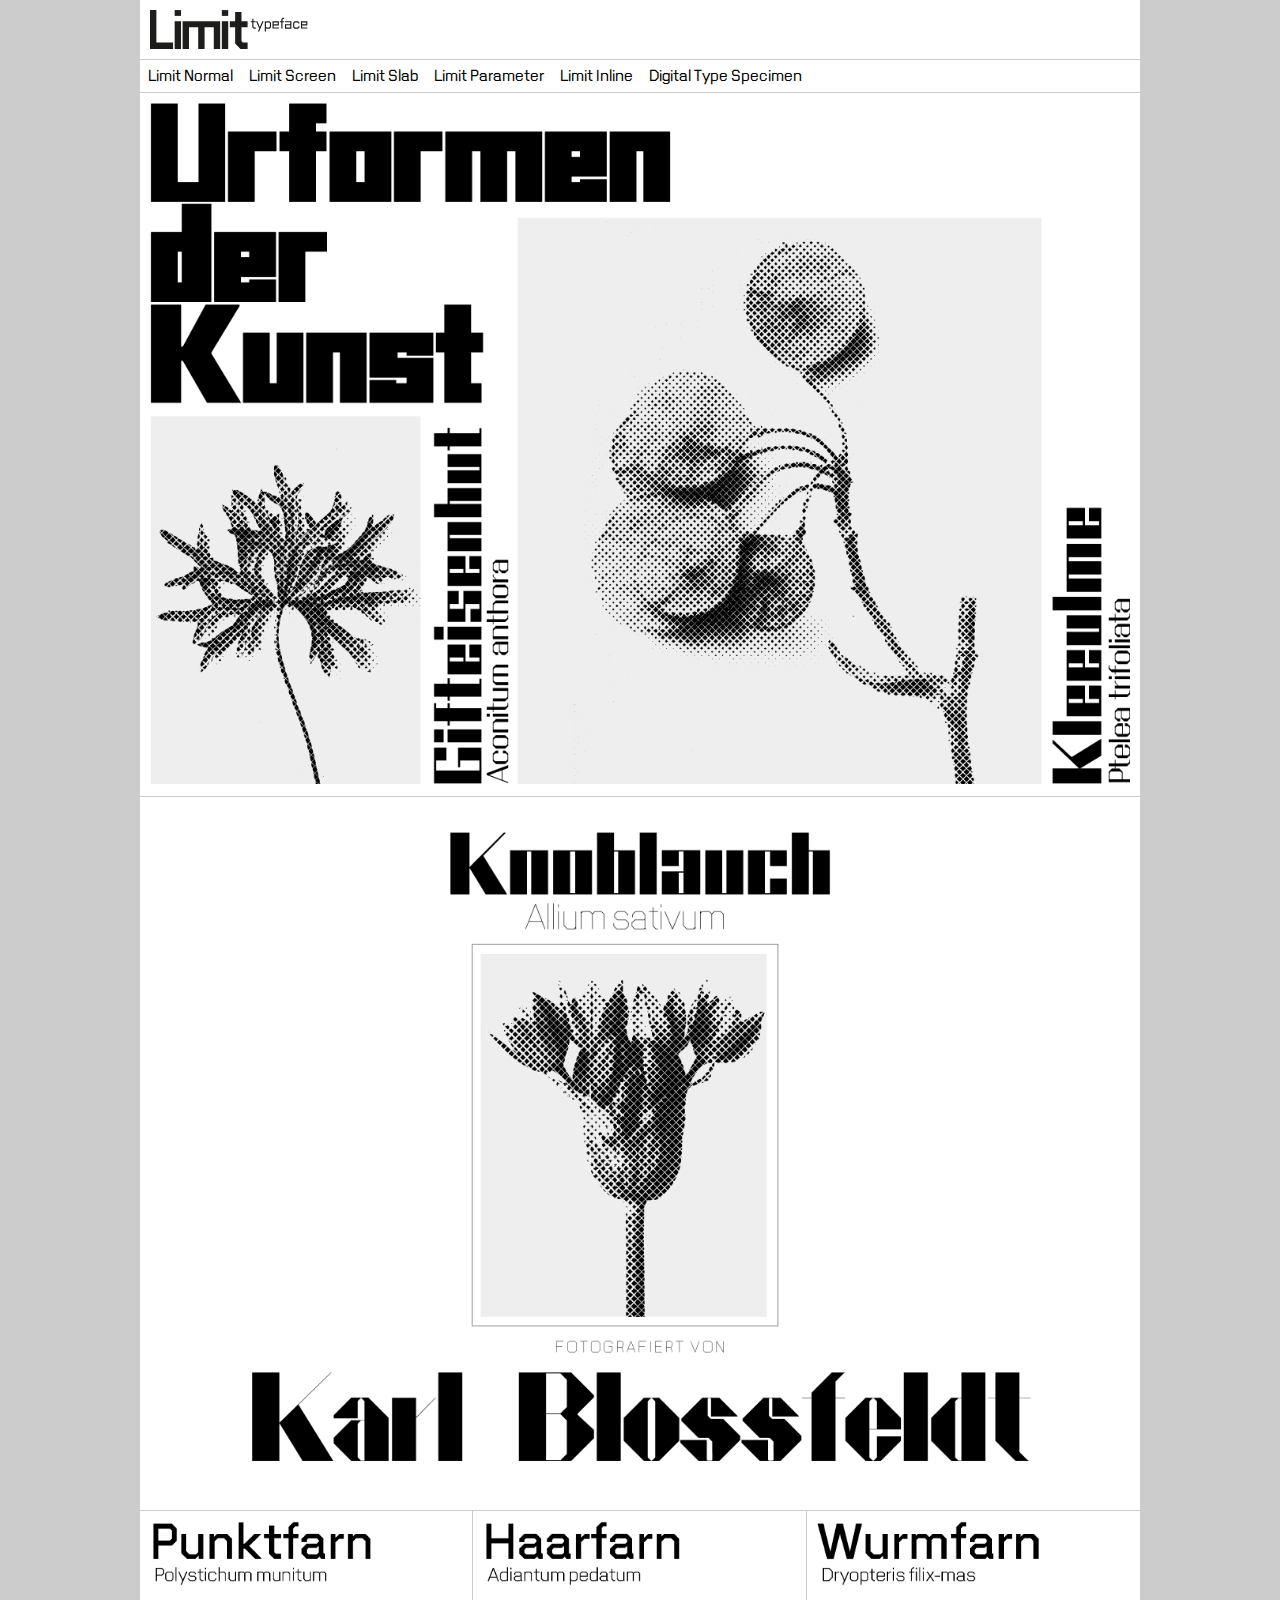
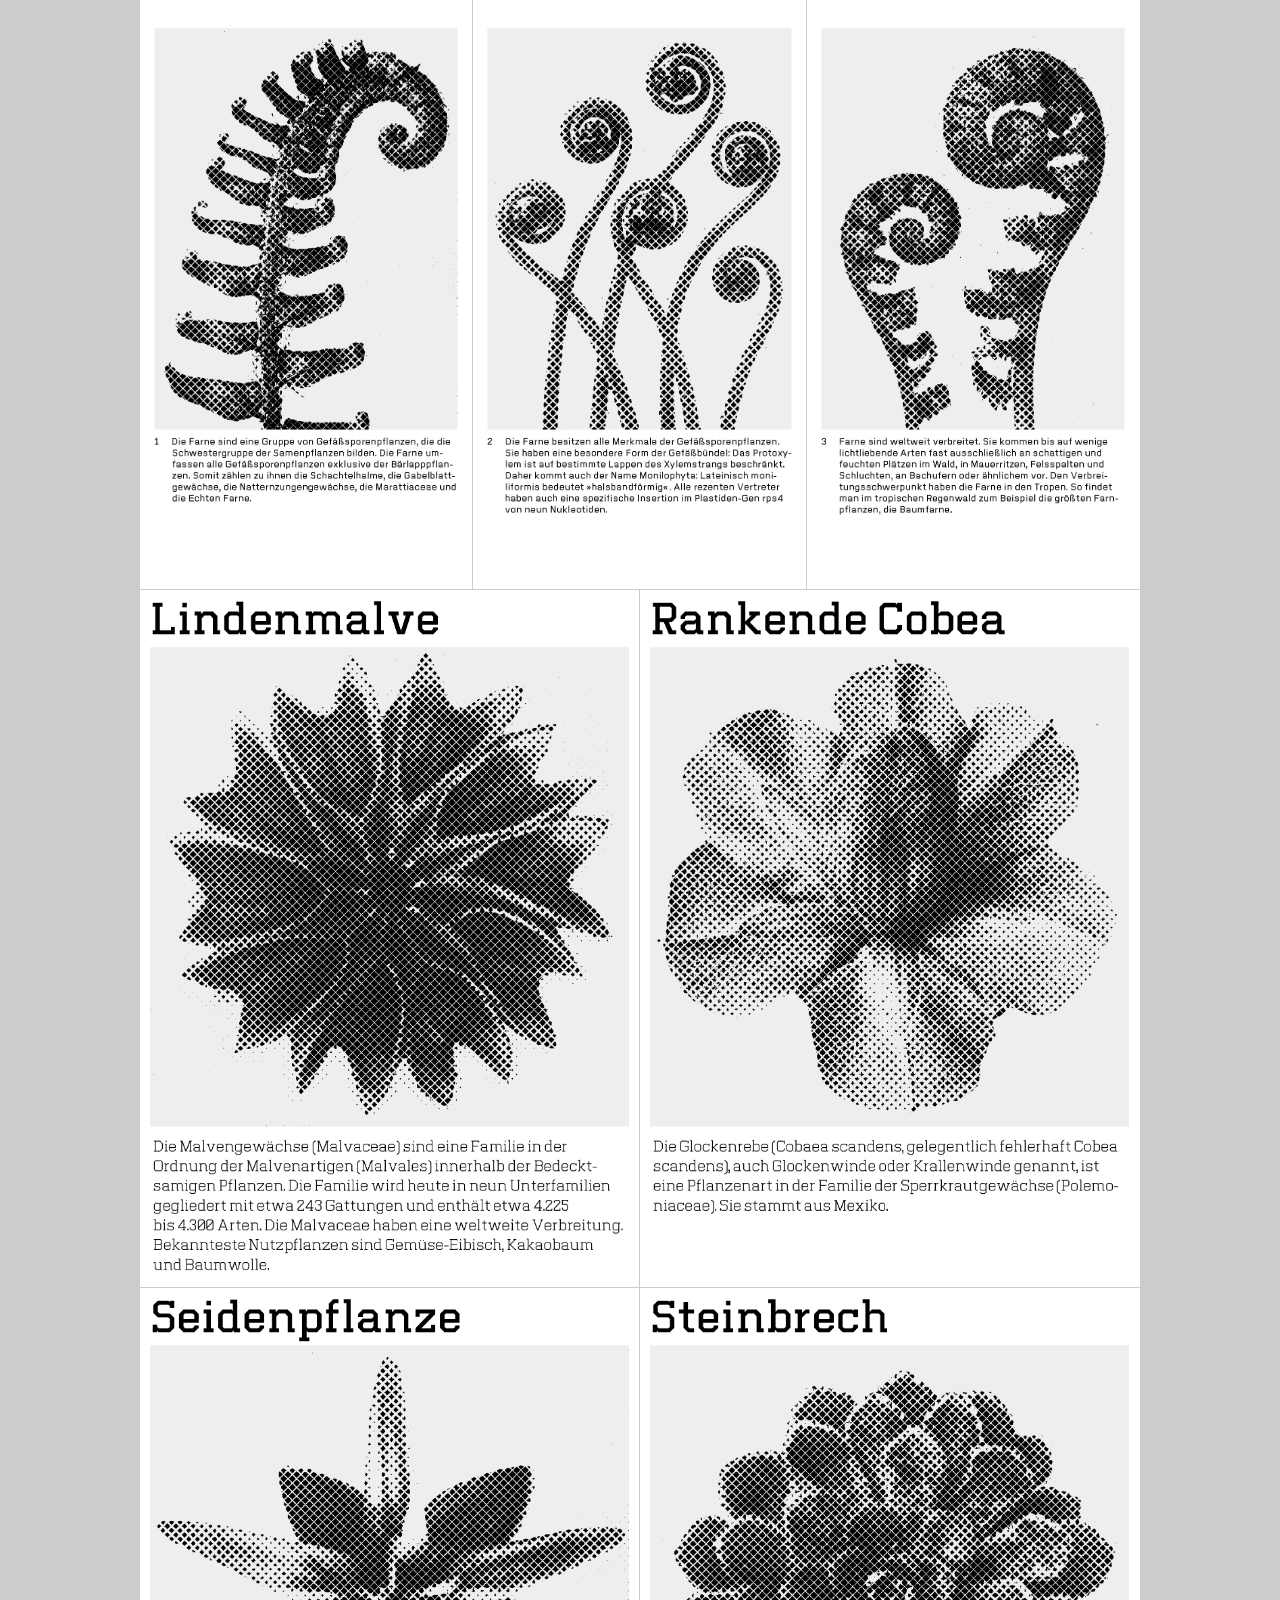
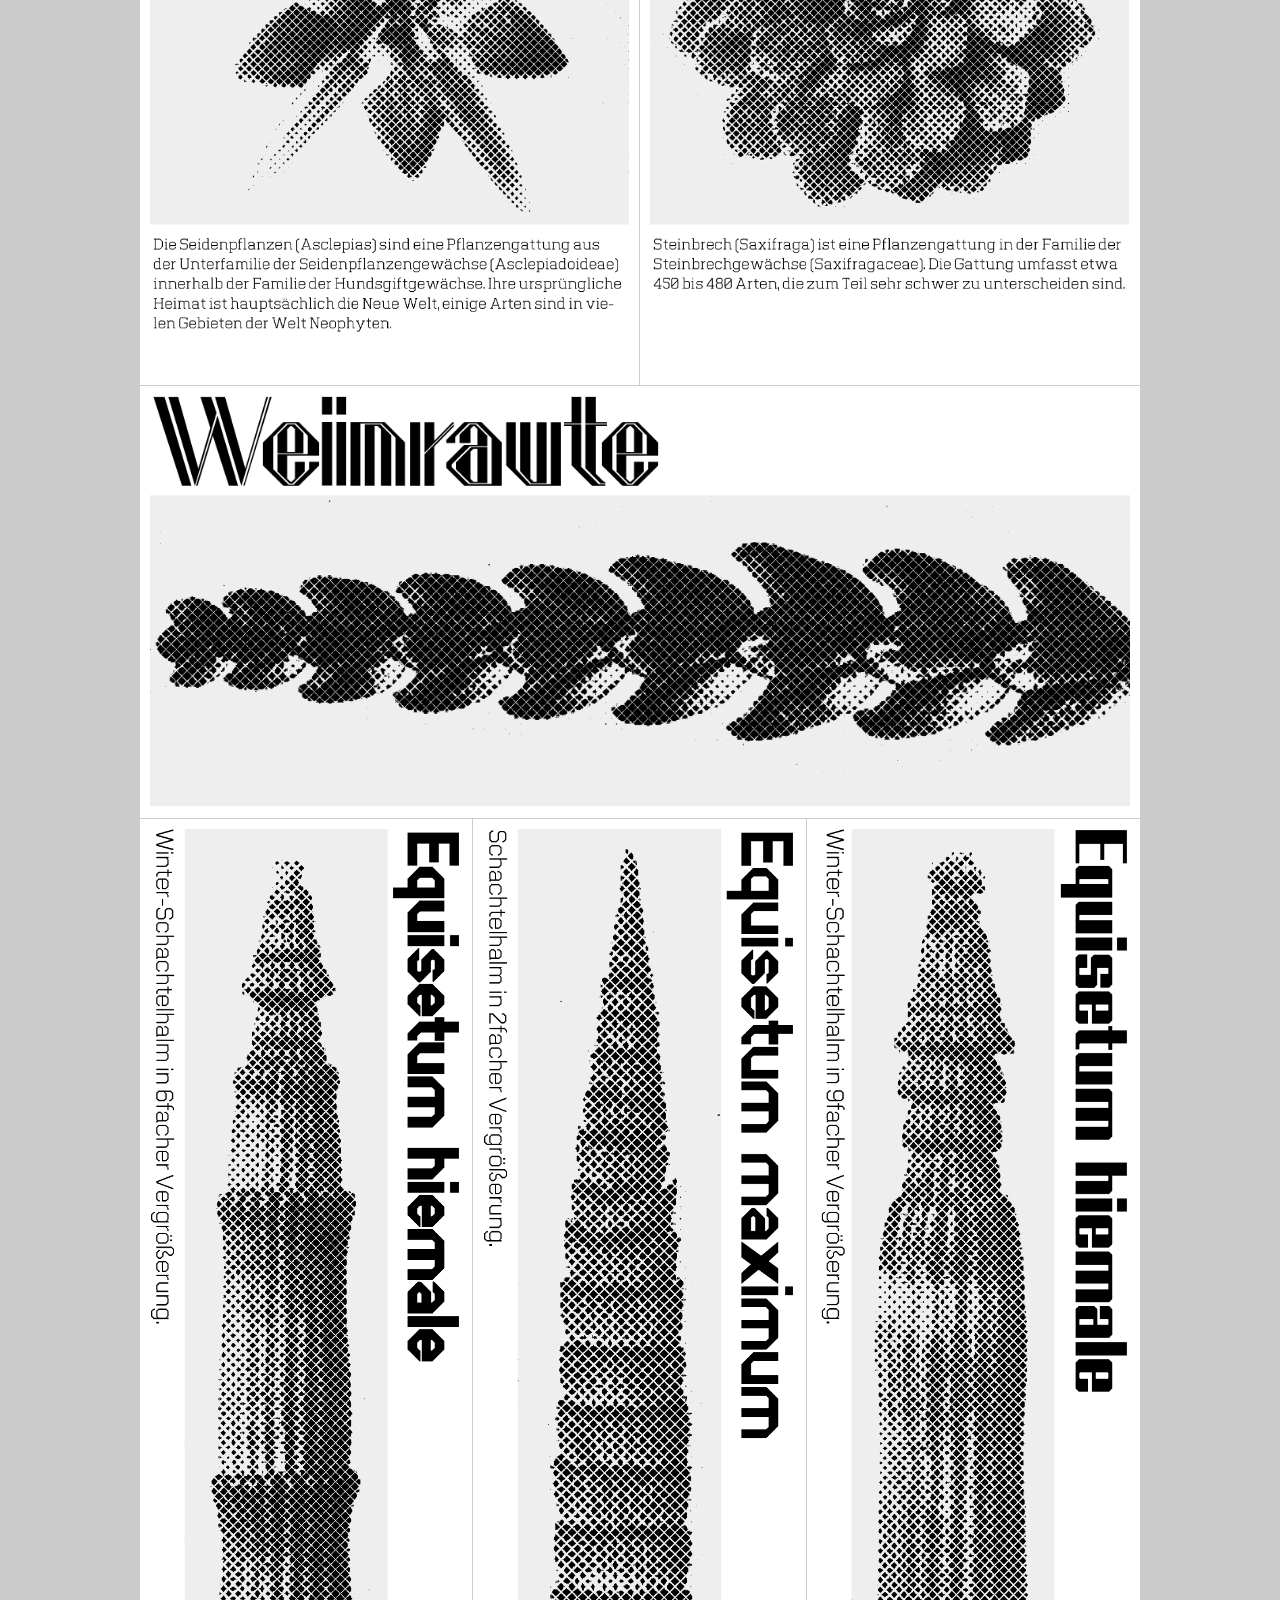
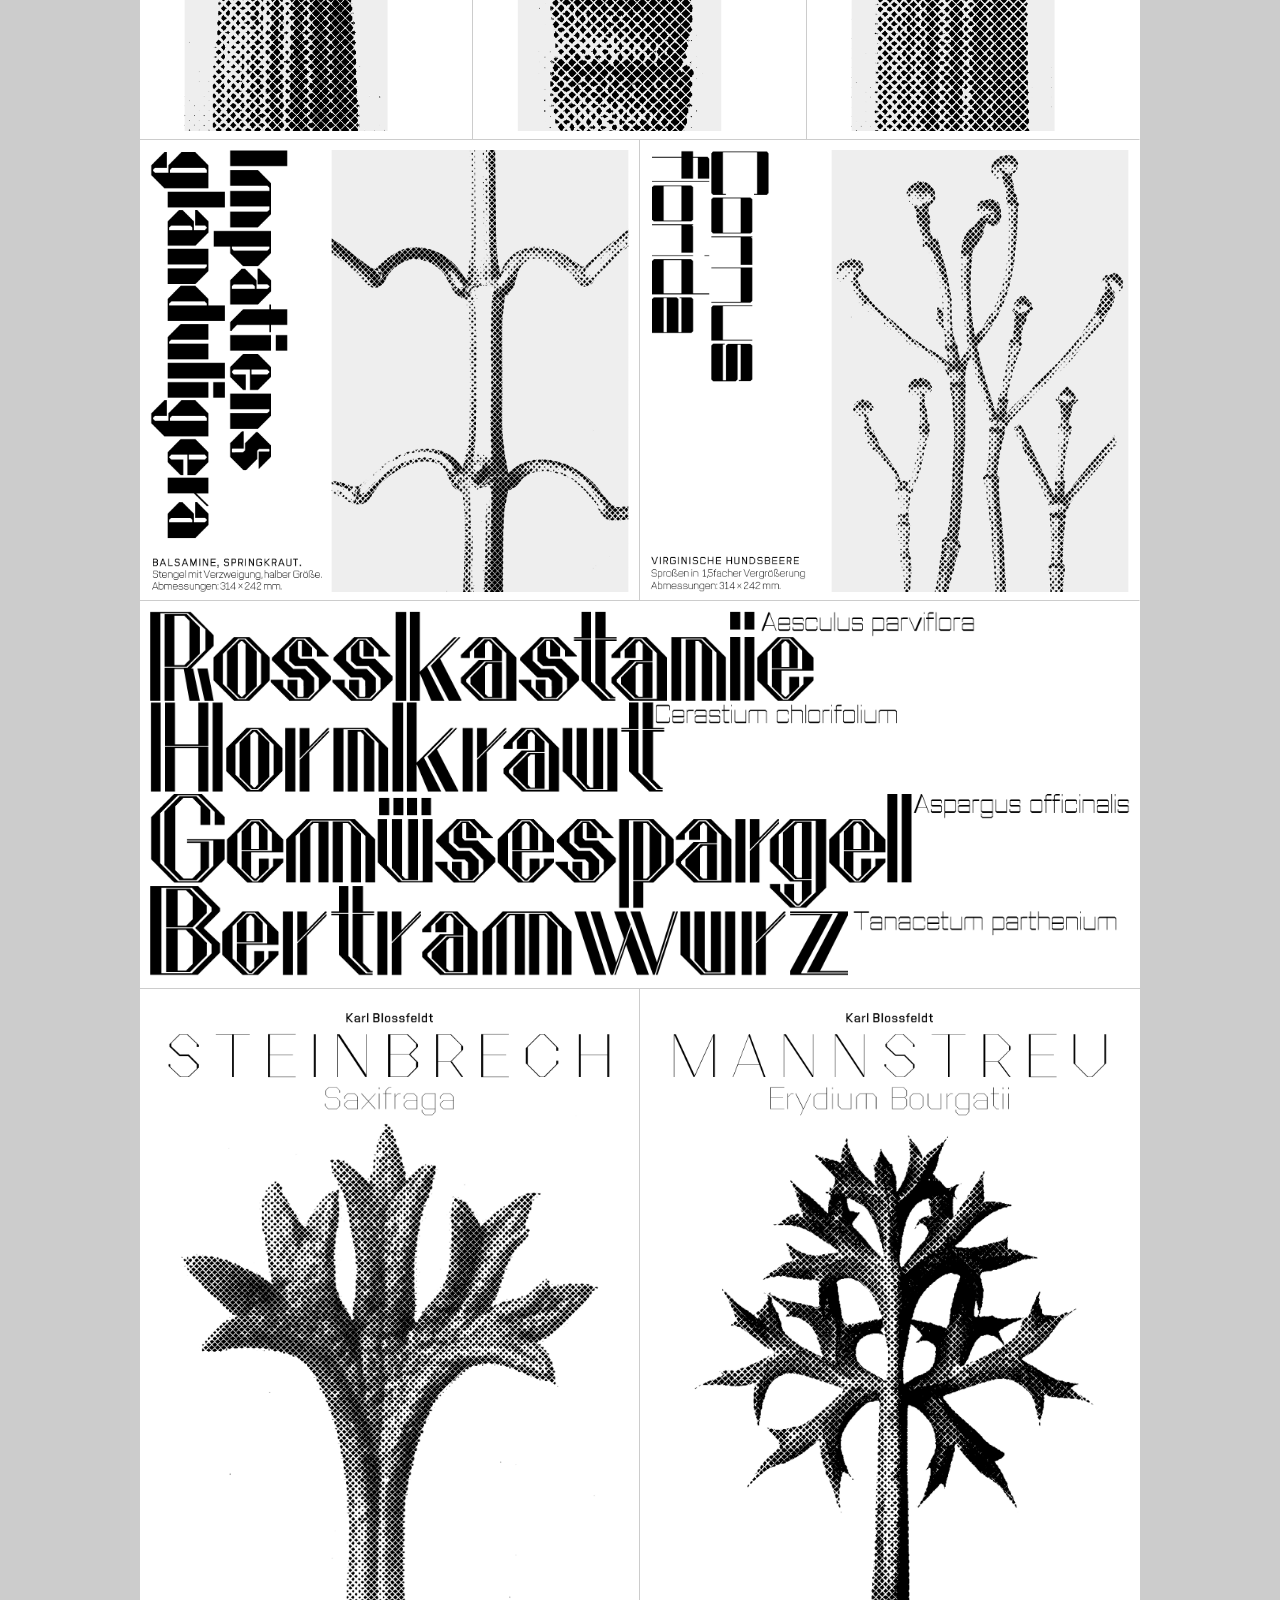
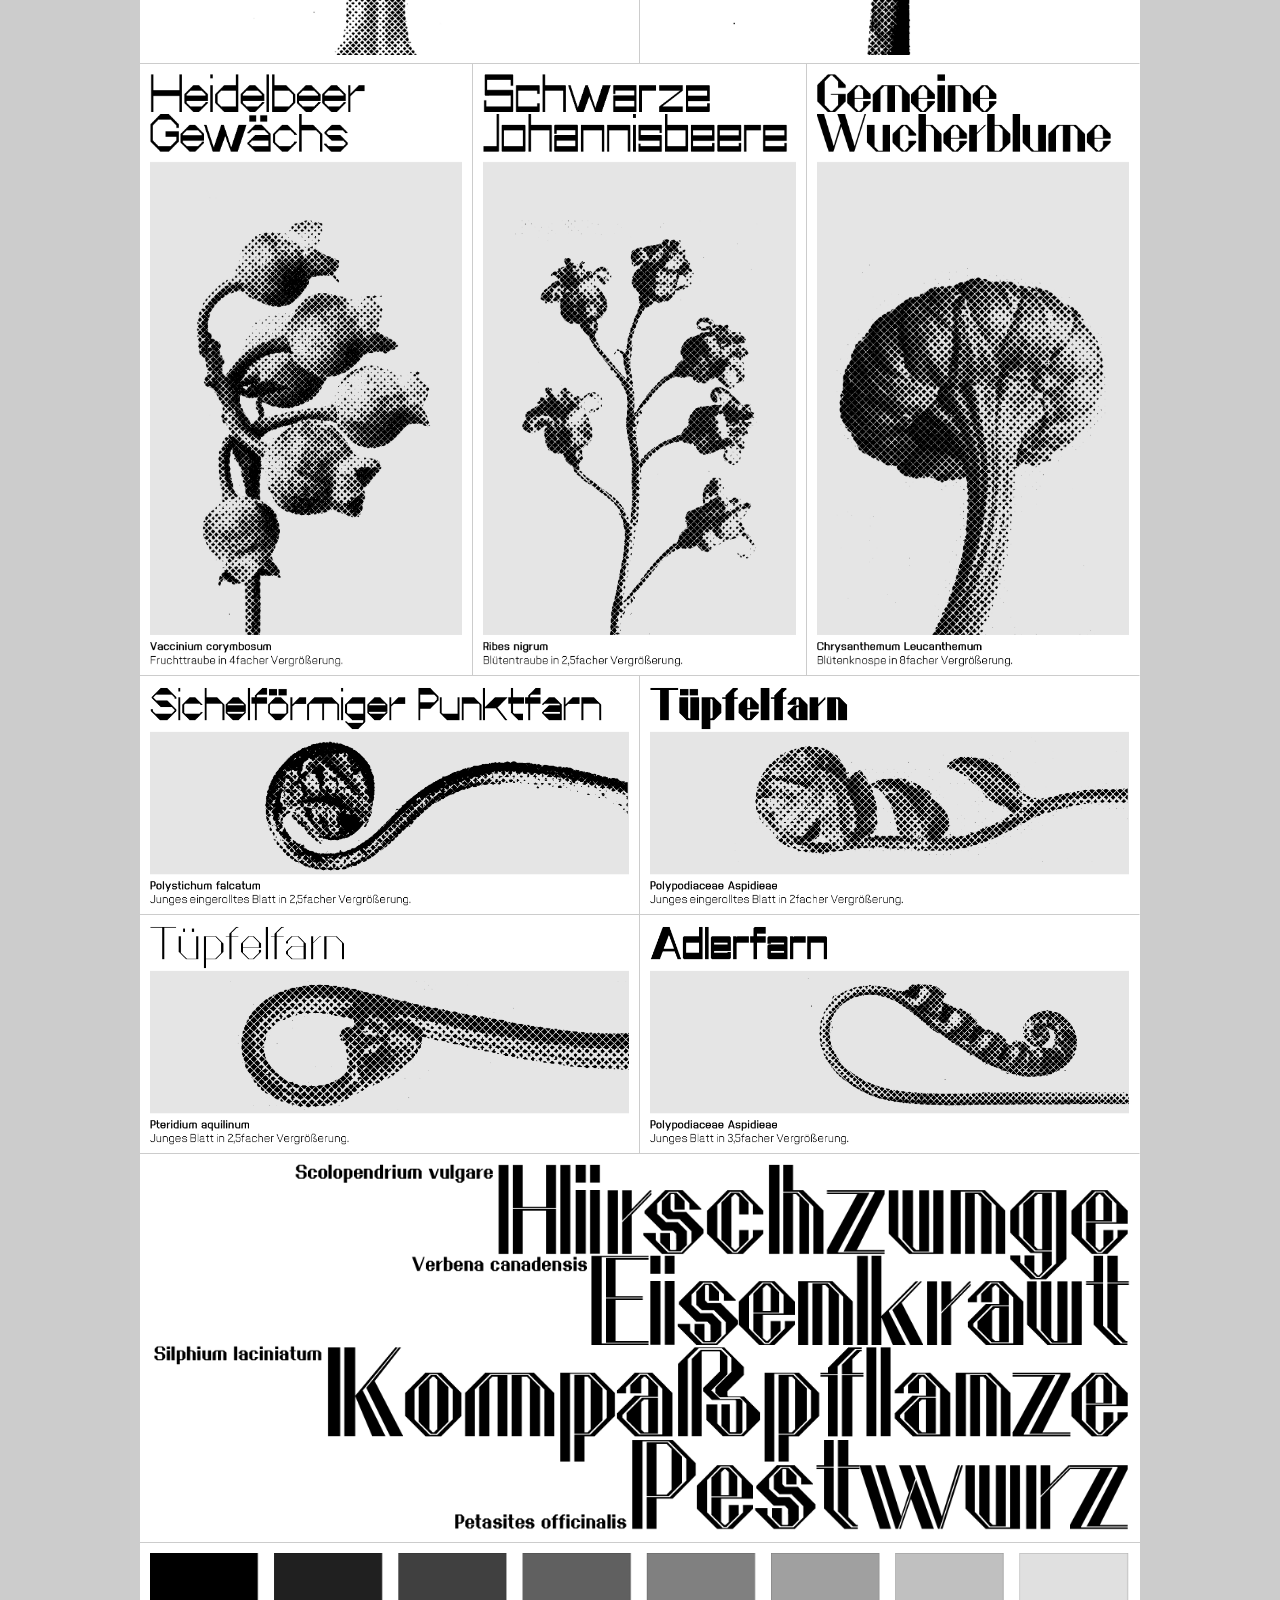
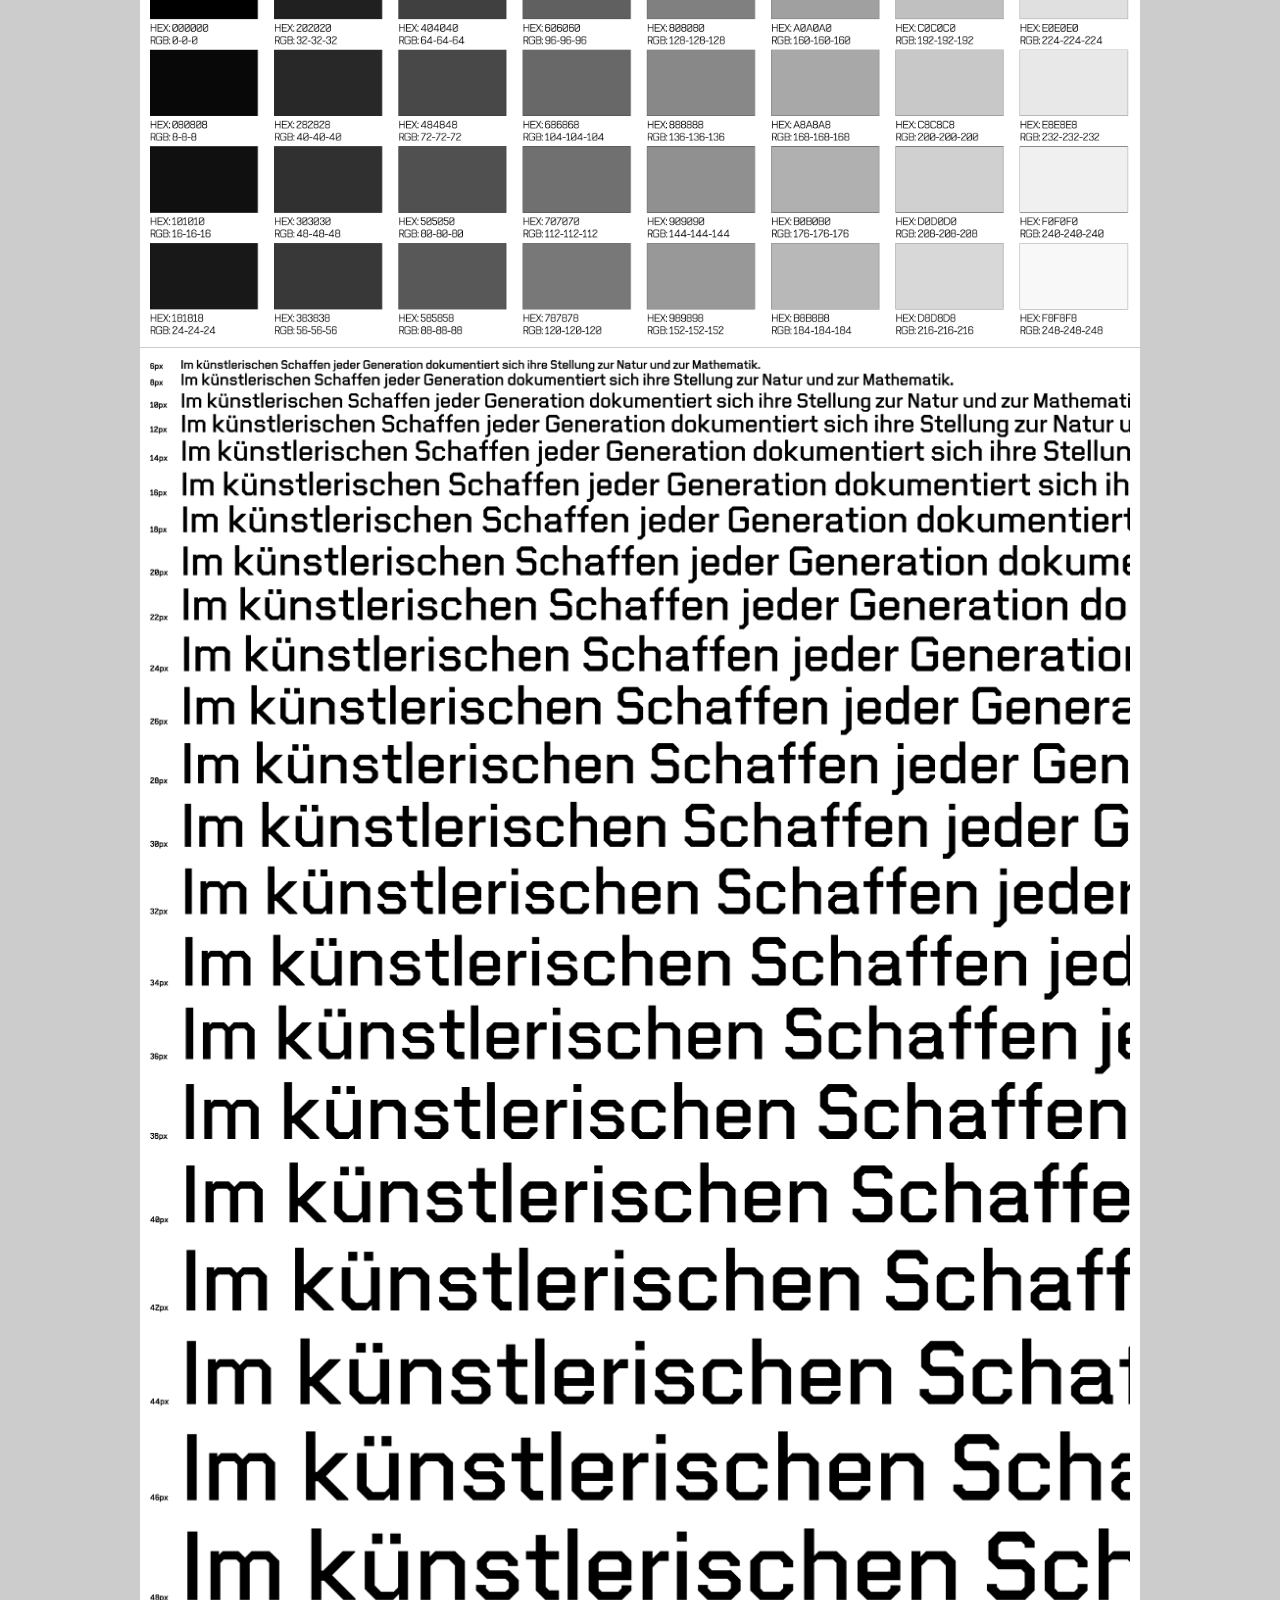
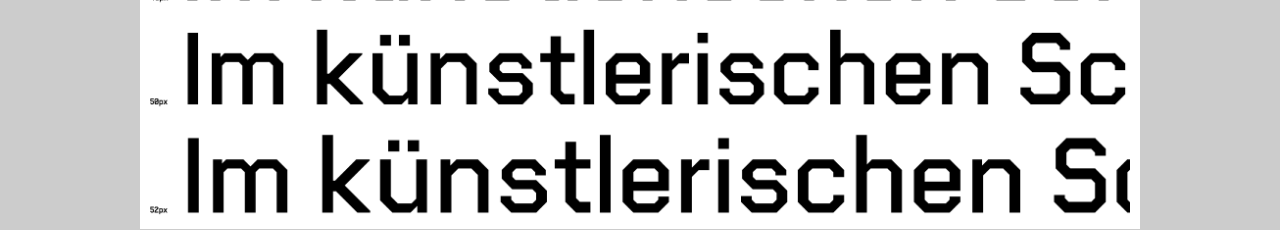
<file: Limit/Limit-Specimen.html>
<!DOCTYPE html>
<html>
<head>
	<meta charset="utf-8">
    <meta http-equiv="Content-Type" content="text/html">
    <meta content="True" name="HandheldFriendly">
    <meta content="320" name="MobileOptimized">
    <meta name="viewport" content="width=device-width, initial-scale=1.0">
	<title>Limit Typeface – Digital Type Specimen</title>
	<link rel="stylesheet" type="text/css" href="css/sliders-specimen.css">
	<link rel="stylesheet" type="text/css" href="css/fonts.css">
	<style type="text/css">
    body{background-color: #ccc;margin:0; -webkit-hyphens: auto; -ms-hyphens: auto; hyphens: auto;}
    
	.wrap{margin:0 auto;max-width: 1000px;background-color: white;}
	.header{padding:10px;padding-bottom:6px;border-bottom:1px solid #ccc;border-bottom: 0.5px solid #ccc;}
	.navigation{width:100%;border-bottom:1px solid #ccc;border-bottom: 0.5px solid #ccc;box-sizing: border-box;padding:0;float:left;}
	.navigation a{padding:5px 8px 8px 8px; text-decoration:none; color:#000;float:left;}
	.navigation a:hover{text-decoration:none; background-color:#eee;}
	.textinput-sliders{width:100%;background-color:;padding:7px 5px 10px 5px;box-sizing: border-box;font-size: 12px;letter-spacing: 0.5px;font-family:'limit-80';}
	.textinput-sliders span{font-size: 12px;letter-spacing: 0.5px;font-family:'limit-80';}
	.textinput-sliders p{font-size: 12px;letter-spacing: 0.5px;font-family:'limit-80';}
	.inputbox{float:left;box-sizing: border-box;padding: 0px 5px 0px 5px;width:25%;}
	.fontname{padding:10px;border-bottom:1px solid #ccc;border-bottom: 0.5px solid #ccc;}
	.segment{padding:10px 10px 8px 10px;box-sizing:border-box;border-bottom:1px solid #ccc;border-bottom: 0.5px solid #ccc;}
	#h{font-family: 'limit-parameter';font-size: 85px;padding:00px 10px 10px 10px;box-sizing:border-box;border-bottom:1px solid #ccc;border-bottom: 0.5px solid #ccc;}
	
	p{margin:0;padding:0;/*font-variant-numeric: oldstyle-nums;*/}
	
	.glyphbox p{font-size:60px;}
	.glyphbox span{font-size:10px;letter-spacing: 0.5px;}
	.br{border-right:1px solid #ccc;border-right:0.5px solid #ccc;}
	.dreier{width:33.33%;padding:10px 10px 4px 10px;float:left;box-sizing: border-box;}
	.half{width:50%;float:left;padding:10px 10px 4px 10px;border-right:1px solid #ccc;border-right:0.5px solid #ccc;}
	#bw{border-right:1px solid transparent;}
	.f1000-1000-1000{font-family:'limit-parameter';font-variation-settings:'wght' 1000 , 'cntr' 1000 ,'ccns' 1000;text-align: center;}
	.f1000-1000-0{font-family:'limit-parameter';font-variation-settings:'wght' 1000 , 'cntr' 1000 ,'ccns' 0;text-align: center;}
	.f500-0-1000{font-family:'limit-parameter';font-variation-settings:'wght' 500 , 'cntr' 0 ,'ccns' 1000;text-align: center;}
	.f100{font-family:'limit-100';}
	.f80{font-family:'limit-80';}
	.f56{font-family:'limit-56';}
	.f32{font-family:'limit-32';}
	.f18{font-family:'limit-18';letter-spacing: 0.5px;}
	.f10{font-family:'limit-10';letter-spacing: 0.5px;}
	#bw{border-right:1px solid #fff;}
	#ham{background-image: url('img/hamlines.svg');}
	#ham:hover{background-color: #f6f6f6;}
	input[type=checkbox]{display: none;}	
	@media only screen and (max-width: 679px) {
	/*toggle mobile- - - - - - - - - - - - - - - - - - - - - - - - - - - - - - - - - - */
	.nava{height:40px;width:40px; float:right;}
	.nava:hover{cursor: pointer;}
	label {	background-color:;	cursor: pointer;}
	label:hover { color: #000;}
	.navtoggle {  -webkit-transition: height .3s ease;  height: 0;  overflow: hidden;	}
	input[type=checkbox]:checked + .navtoggle {height:165px;}
 	/*- - - - - - - - - - - - - - - - - - - - - - - - - - - - - - - - - - - - - - - - - */
		.header{border-bottom:none; }
		.inputbox{width:100%;margin-bottom: 10px;}
		.navigation a{display: block;float:none;border-bottom:1px solid #ccc;border-bottom:0.5px solid #ccc;}
		.navigation a:last-child{border-bottom: none;}
		.navigation a:first-child{border-top:1px solid #ccc;border-top:0.5px solid #ccc;}
	}
    @media only screen and (min-width: 680px) and (max-width: 800px) {
    	.header{border-bottom:1px solid #ccc;border-bottom: 0.5px solid #ccc;}
    		.inputbox{width:50%;}
    		.segment-c2{column-count: 1;}
    		.segment-c3{column-count: 1;}
    		.segment-c4{column-count: 2;}
    		.glyphbox{width:20%;}
    		.f{border-right: 1px solid #fff;}

    }
	@media only screen and (min-width: 801px) {
	    	.header{border-bottom:1px solid #ccc;border-bottom: 0.5px solid #ccc;}
	}
</style>
<script type="text/javascript">
	
    var oldY=100;
    document.getElementById("h").style['font-variation-settings'] = "'wght'" + oldY;
    function checkwidth(){
    	var w = window.innerWidth;
    	if(w<680){document.getElementById("ham").style.display= "inline-block";}
    	else {document.getElementById("ham").style.display= "none";}
    }
</script>
</head>
<body onresize="checkwidth()">
<div class="wrap">
	<!-- HEADER -->
	<div class="header">
		<img src="img/limit.svg" width="180px">
		<label for="check" class="nava" id="ham"></label>
		<div style="clear:left;float:none;"></div>
	</div>

	<input id="check" class="ham" type="checkbox">
	<div class="f80 navigation navtoggle">
		<a href="Limit-Normal.html">Limit Normal</a>
		<a href="Limit-Screen.html">Limit Screen</a>
		<a href="Limit-Slab.html">Limit Slab</a>
		<a href="Limit-Parameter.html">Limit Parameter</a>
		<a href="Limit-Inline.html">Limit Inline</a>
		<a href="Limit-Specimen.html">Digital Type Specimen</a>
	</div>

	<div style="clear:left;float:none;"></div>
	 
	<!-- ------------------------------- -->
	<!-- Limit Normal 1000 1000 1000     --> 
    <!-- ------------------------------- -->
    <div class=" segment"><img src="img/specimen-1.png" width="100%" height=""/></div>
    <div class=" segment"><img src="img/specimen-2.png" width="100%" height=""/></div>

    <div class="dreier segment br"><img src="img/specimen-3.png" width="100%" height=""/></div>
    <div class="dreier segment br"><img src="img/specimen-4.png" width="100%" height=""/></div>
    <div class="dreier segment" style="border-right:1px solid white;border-right:0.5px solid white;"><img src="img/specimen-5.png" width="100%" height=""/></div>
	
    <div style="clear:left;float:none;"></div>

    <div class="half segment"><img src="img/specimen-12.png" width="100%" height=""/></div>
	<div class="half segment"style="border-right:1px solid white;border-right:0.5px solid white;"><img src="img/specimen-13.png" width="100%" height=""/></div>
	<div class="half segment"><img src="img/specimen-14.png" width="100%" height=""/></div>
	<div class="half segment"style="border-right:1px solid white;border-right:0.5px solid white;"><img src="img/specimen-15.png" width="100%" height=""/></div>
 
	<div style="clear:left;float:none;"></div>

 	<div class=" segment"><img src="img/specimen-11.png" width="100%" height=""/></div>

  	<div class="dreier segment br"><img src="img/specimen-16.png" width="100%" height=""/></div>
    <div class="dreier segment br"><img src="img/specimen-17.png" width="100%" height=""/></div>
    <div class="dreier segment" style="border-right:1px solid white;border-right:0.5px solid white;"><img src="img/specimen-18.png" width="100%" height=""/></div>
	
    <div style="clear:left;float:none;"></div>

    <div class="half segment"><img src="img/specimen-19.png" width="100%" height=""/></div>
	<div class="half segment"style="border-right:1px solid white;border-right:0.5px solid white;"><img src="img/specimen-20.png" width="100%" height=""/></div>

    <div style="clear:left;float:none;"></div>

 	<div class=" segment"><img src="img/specimen-7.png" width="100%" height=""/></div>

 	<div class="half segment"><img src="img/specimen-25.png" width="100%" height=""/></div>
	<div class="half segment"style="border-right:1px solid white;border-right:0.5px solid white;"><img src="img/specimen-26.png" width="100%" height=""/></div>

    <div style="clear:left;float:none;"></div>

    <div class="dreier segment br"><img src="img/specimen-27.png" width="100%" height=""/></div>
    <div class="dreier segment br"><img src="img/specimen-28.png" width="100%" height=""/></div>
    <div class="dreier segment" style="border-right:1px solid white;border-right:0.5px solid white;"><img src="img/specimen-29.png" width="100%" height=""/></div>

    <div style="clear:left;float:none;"></div>

    <div class="half segment"><img src="img/specimen-31.png" width="100%" height=""/></div>
	<div class="half segment"style="border-right:1px solid white;border-right:0.5px solid white;"><img src="img/specimen-32.png" width="100%" height=""/></div>

    <div style="clear:left;float:none;"></div>

    <div class="half segment"><img src="img/specimen-33.png" width="100%" height=""/></div>
	<div class="half segment"style="border-right:1px solid white;border-right:0.5px solid white;"><img src="img/specimen-34.png" width="100%" height=""/></div>

    <div style="clear:left;float:none;"></div>

    <div class=" segment"><img src="img/specimen-35.png" width="100%" height=""/></div>
	
    <div style="clear:left;float:none;"></div>

    <div class=" segment"><img src="img/specimen-8.png" width="100%" height=""/></div>

    <div style="clear:left;float:none;"></div>

	<div class=" segment"><img src="img/specimen-30.png" width="100%" height=""/></div>

    <div style="clear:left;float:none;"></div>

</div>
</body>
</html>
</file>
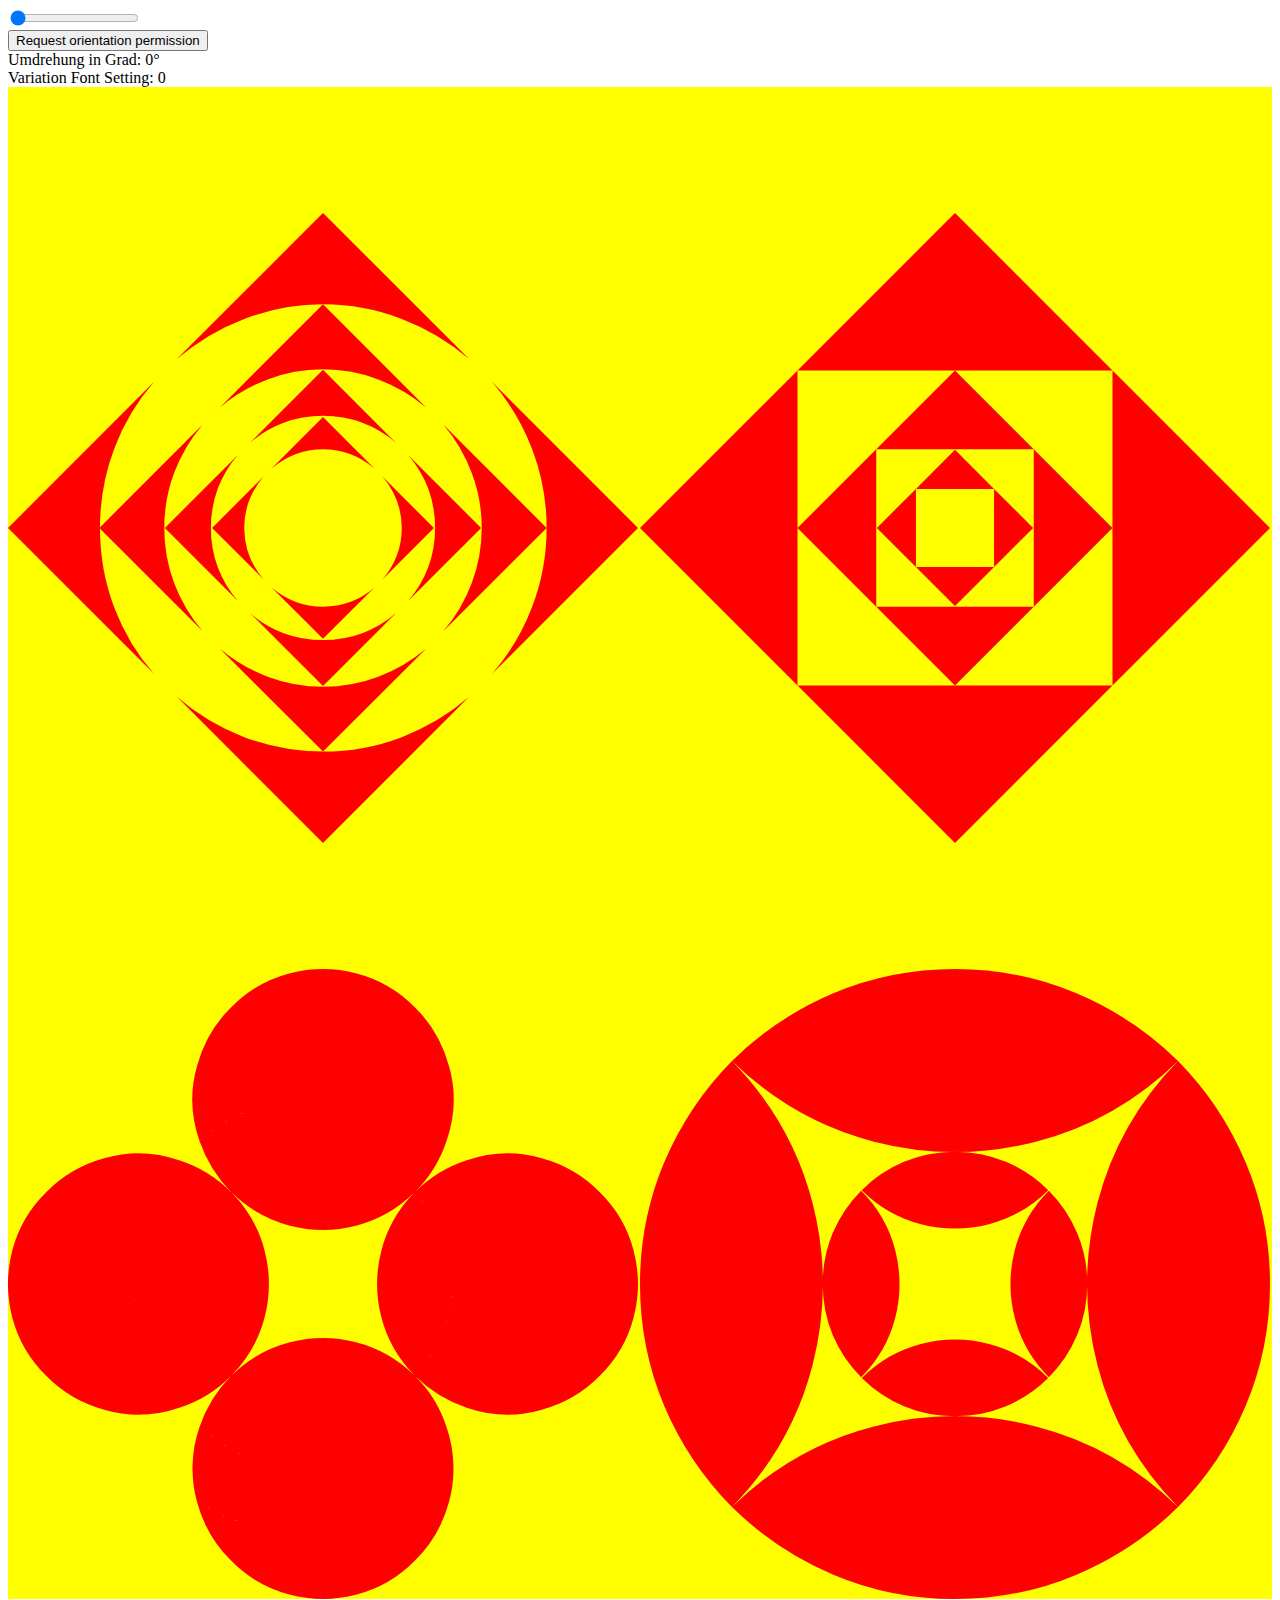
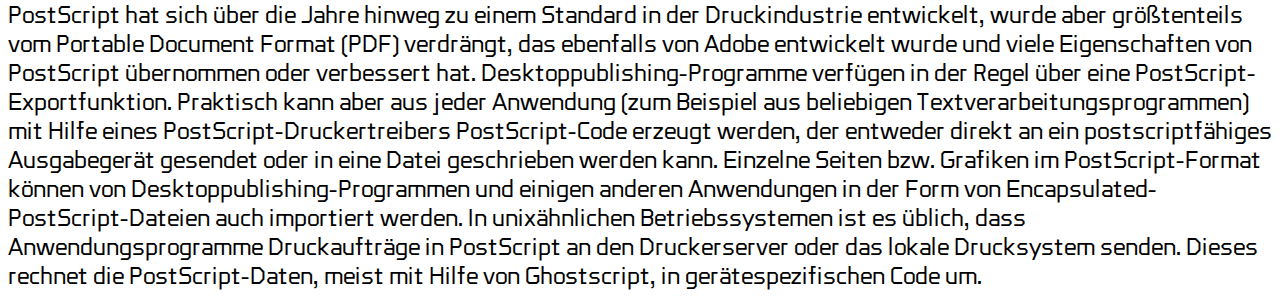
<file: rotor/rotiertest.html>
<!DOCTYPE html>
<html>
<head>
	<meta charset="utf-8">
	<title></title>
	<meta name="viewport" content="width=device-width, user-scalable=no, minimum-scale=1.0, maximum-scale=1.0">
	<style type="text/css">
		@font-face {
	      font-family:'rotier';
	      src: url('LimitScreenRotationGX.ttf') format('truetype');
	    }
	    @font-face {
	      font-family:'ornaments';
	      src: url('OrnametRotationGX.ttf') format('truetype');
	    }
	    #h{font-size: 24px;font-family: 'rotier';}
	    p{margin:0; padding:0;}
	    .orn{
	    	font-family: 'ornaments';
	    	width:50%;
	    	float: left;
	    	background-color: yellow;
	    	color:red;

	    }
	</style>
	    <script type="text/javascript">
	    		o = document.getElementsByClassName("orn")

	    /* https://stackoverflow.com/questions/56514116/how-do-i-get-deviceorientationevent-and-devicemotionevent-to-work-on-safari */
	/*deviceorientation solution*/
	 function requestOrientationPermission(){
        DeviceOrientationEvent.requestPermission()
        .then(response => {
            if (response == 'granted') {
                window.addEventListener('deviceorientation', (e) => {
                    // do something with e
                    handleOrientation(e);
                })
            }
        })
        .catch(console.error)
    }

    window.addEventListener("deviceorientation", handleOrientation, true);

    function handleOrientation(event) {
	  var absolute = event.absolute;
	  var alpha    = event.alpha;
	  var beta     = event.beta;
	  var gamma    = event.gamma;
	  var interpolval = Math.round(alpha);
	  // Do stuff with the new orientation data
	  document.getElementById("degreeNew").innerText = Math.round(alpha);
	  document.getElementById("varsetNew").innerText = Math.round((alpha / 360.0) * 1000.0);
	  document.getElementById("h").style['font-variation-settings'] = "'rttn'" + interpolval;
	  for(var x = 0; x < o.length; x++){
			o[x].style['font-variation-settings'] = "'rttn'" + interpolval;
		}
	}
	function setsize(){
		w = window.innerWidth;
		for(var x = 0; x < o.length; x++){
			o[x].style.fontSize = ((w/2)-10)+"px";
		}
	}
	</script>
</head>
<body onload="setsize();" onresize="setsize();">
<div class="inputbox">
	<input type="range" min="0" max="360" value="0" id="weight_slider">
</div>

<button onclick='requestOrientationPermission();'>Request orientation permission</button>
	<p>Umdrehung in Grad: <span id="degreeNew"></span>°</p>
	<p>Variation Font Setting: <span id="varsetNew"></span></p>
	<div class="orn">C</div>
	<div class="orn">D</div>
	<div class="orn">E</div>
	<div class="orn">F</div>
	<div style="float:none;clear:both;"></div>
<div id="h">PostScript hat sich über die Jahre hinweg zu einem Standard in der Druckindustrie entwickelt, wurde aber größtenteils vom Portable Document Format (PDF) verdrängt, das ebenfalls von Adobe entwickelt wurde und viele Eigenschaften von PostScript übernommen oder verbessert hat.

Desktoppublishing-Programme verfügen in der Regel über eine PostScript-Exportfunktion. Praktisch kann aber aus jeder Anwendung (zum Beispiel aus beliebigen Textverarbeitungsprogrammen) mit Hilfe eines PostScript-Druckertreibers PostScript-Code erzeugt werden, der entweder direkt an ein postscriptfähiges Ausgabegerät gesendet oder in eine Datei geschrieben werden kann. Einzelne Seiten bzw. Grafiken im PostScript-Format können von Desktoppublishing-Programmen und einigen anderen Anwendungen in der Form von Encapsulated-PostScript-Dateien auch importiert werden.

In unixähnlichen Betriebssystemen ist es üblich, dass Anwendungsprogramme Druckaufträge in PostScript an den Druckerserver oder das lokale Drucksystem senden. Dieses rechnet die PostScript-Daten, meist mit Hilfe von Ghostscript, in gerätespezifischen Code um.</div>
<script type="text/javascript">
	var tempY;
	var weightslider = document.getElementById("weight_slider");
	weightslider.oninput = function() {
	  tempY = this.value;
	  document.getElementById("h").style['font-variation-settings'] = "'rttn'" + tempY;
	  for(var x = 0; x < o.length; x++){
			o[x].style['font-variation-settings'] = "'rttn'" + tempY;
	  }
	}
</script>

</body>
</html>
</file>
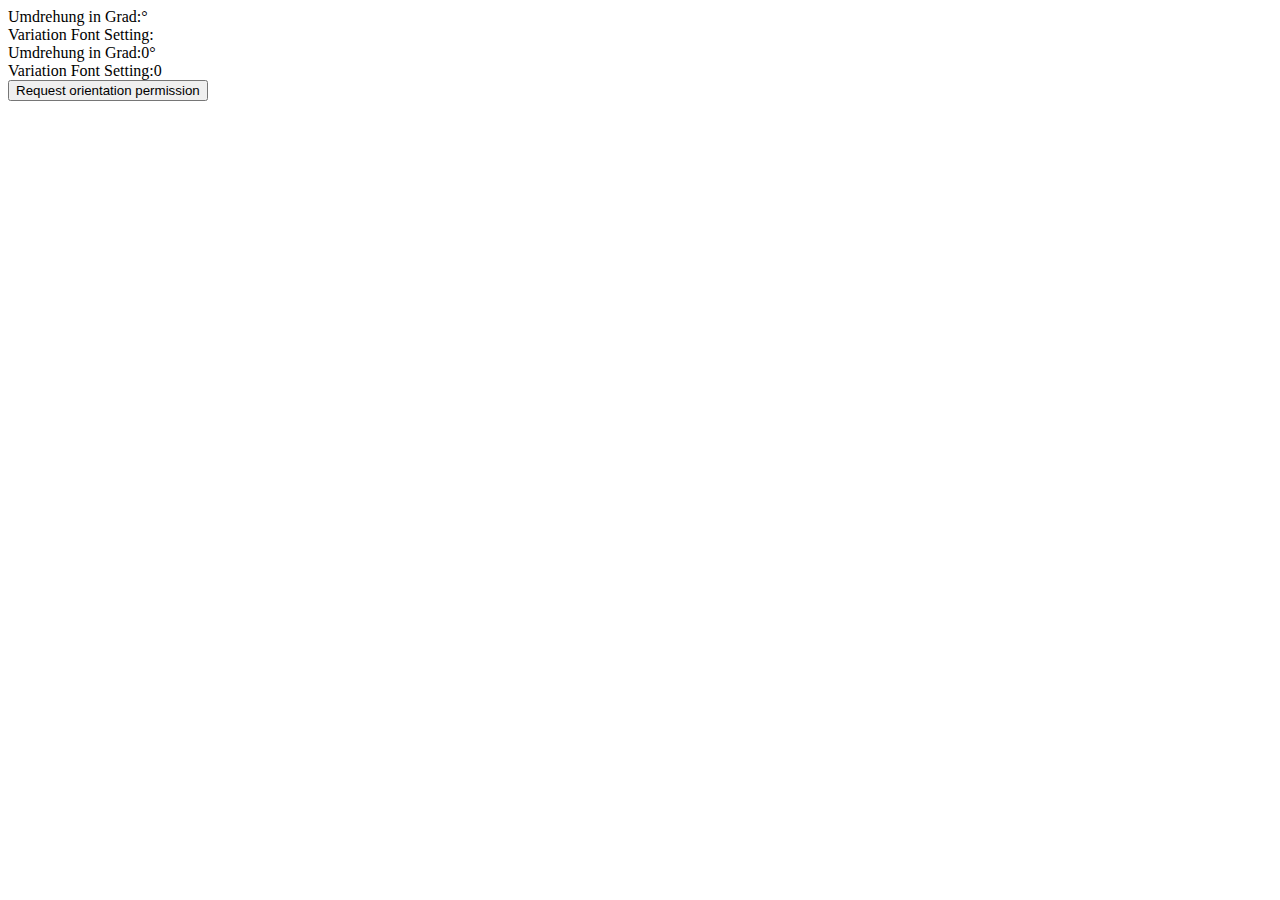
<file: rotor/rotor.html>
<!DOCTYPE html>
<html>
<head>
	<meta charset="utf-8">
	<meta name="viewport" content="width=device-width, user-scalable=no, minimum-scale=1.0, maximum-scale=1.0">
	<title>Rotor</title>
	<script src="fulltilt.min.js" type="text/javascript"></script>
	<script type="text/javascript"> var angle = 0; </script>
	<script>
	/* full tilt js solution*/
	/* iOS re-orientation fix */
	if (navigator.userAgent.match(/iPhone/i) || navigator.userAgent.match(/iPad/i)) {
	    /* iOS hides Safari address bar */
	    window.addEventListener("load",function() {
		setTimeout(function() {
		    window.scrollTo(0, 1);
		}, 1000);
	    });
	}		
		
	// Start the FULLTILT DeviceOrientation listeners and update true north
	// bearing indicator whenever a new deviceorientation event is fired.
	var promise = FULLTILT.getDeviceOrientation({'type': 'world'});
	promise.then(function(orientationControl) {

		orientationControl.listen(function() {

			// Get latest screen-adjusted deviceorientation data
			var screenAdjustedEvent = orientationControl.getScreenAdjustedEuler();
	
			document.getElementById("degree").innerText = Math.round(screenAdjustedEvent.alpha);
			document.getElementById("varset").innerText = Math.round((screenAdjustedEvent.alpha / 360.0) * 1000.0);
			
			angle = screenAdjustedEvent.alpha;

			});

		})

	.catch(function(message) {
	console.error(message);
	});
	/* https://stackoverflow.com/questions/56514116/how-do-i-get-deviceorientationevent-and-devicemotionevent-to-work-on-safari */
	/*deviceorientation solution*/
	 function requestOrientationPermission(){
        DeviceOrientationEvent.requestPermission()
        .then(response => {
            if (response == 'granted') {
                window.addEventListener('deviceorientation', (e) => {
                    // do something with e
                    handleOrientation(e);
                })
            }
        })
        .catch(console.error)
    }

    window.addEventListener("deviceorientation", handleOrientation, true);

    function handleOrientation(event) {
	  var absolute = event.absolute;
	  var alpha    = event.alpha;
	  var beta     = event.beta;
	  var gamma    = event.gamma;

	  // Do stuff with the new orientation data
	  document.getElementById("degreeNew").innerText = Math.round(alpha);
	document.getElementById("varsetNew").innerText = Math.round((alpha / 360.0) * 1000.0);
	}

	</script>
	<style type="text/css">p{margin:0;padding:0;float:left;}</style>
</head>
<body>
	<p>Umdrehung in Grad: <p id="degree"></p>°</p>
	<br>
	<p>Variation Font Setting: <p id="varset"></p></p><br>
	<p>Umdrehung in Grad: <p id="degreeNew"></p>°</p>
	<br>
	<p>Variation Font Setting: <p id="varsetNew"></p></p><br>
	<button onclick='requestOrientationPermission();'>Request orientation permission</button>
</body>
</html>
</file>
<file: css/main.css>
@charset "UTF-8";

@font-face {
      font-family: 'limit-56';
      src: url('../Limit/webfonts/LimitNormal-56.woff') format('woff');
    }
@font-face {
      font-family: 'limit-80';
      src: url('../Limit/webfonts/LimitNormal-80.woff') format('woff');
    }
@font-face {
      font-family: 'LimitScreenCurve-80';
      src: url('../Limit/webfonts/LimitScreenCurve-80.woff') format('woff');
    } 
@font-face {
      font-family: 'LimitScreenCurve-130';
      src: url('../Limit/webfonts/LimitScreenCurve-130.woff') format('woff');
    }        
@font-face {
      font-family: 'limit-130';
      src: url('../Limit/webfonts/LimitNormal-130.woff') format('woff');
    }    
::-webkit-scrollbar {
    display: none;
}

#element::-webkit-scrollbar {
    display: none;
}

body{
margin:0;
padding:0;
background-color:#ccc;
font-family: 'LimitScreenCurve-80',sans-serif;
letter-spacing: 0.35px;
    font-size:0.8em;
    text-rendering: geometricPrecision;

}
p{
    margin:0;
    padding:0;
}
hr{
        border:none;

    border-bottom:1px solid #b1b1b1;
    border-bottom:0.5px solid #b1b1b1;
    box-shadow: none;
    margin:4px 0px 5px 0px;

}
#link{text-decoration: underline;}
      #link:hover{text-decoration: none;color:blue;}
    #wrapper{
	background-color:#fff;
    color:;
	position:relative;
	height:auto;
	margin:auto;
	padding:auto;
    overflow: hidden;
    }
img{background-color:;}
.fadein {
  animation: fadeIn ease 1.5s;
  -webkit-animation: fadeIn ease 1.5s;
  -moz-animation: fadeIn ease 1.5s;
  -o-animation: fadeIn ease 1.5s;
  -ms-animation: fadeIn ease 1.5s;
}

@keyframes fadeIn {
  0% {
    opacity:0;
  }
  100% {
    opacity:1;
  }
}

@-moz-keyframes fadeIn {
  0% {
    opacity:0;
  }
  100% {
    opacity:1;
  }
}

@-webkit-keyframes fadeIn {
  0% {
    opacity:0;
  }
  100% {
    opacity:1;
  }
}

@-o-keyframes fadeIn {
  0% {
    opacity:0;
  }
  100% {
    opacity:1;
  }
}

@-ms-keyframes fadeIn {
  0% {
    opacity:0;
  }
  100% {
    opacity:1;
    }
}

    /*////////////////////////////////////////*/
    /*///////////       Kopf       ///////////*/
    /*////////////////////////////////////////*/

	#kopf {
        box-sizing: border-box;
		margin:auto;
		padding:6px 10px 0px 10px;
		z-index:500;
        background-color:#fff;
        border-bottom: 1px solid #fff;
    }

    .name-container{
        box-sizing: border-box;
        height:20px;
        width:calc(100% - 20px);
        width:100%;
		box-sizing:border-box;
        color:black;
        font-style:bold;
        border-bottom: 1px solid #ccc;
        border-bottom: 0.5px solid #777;
	}
    .name-container a{
        text-decoration: none;
        color:#000;

    }
    .name-container a:hover{
        text-decoration: underline;
    }
    html.can-touch .name-container a:hover{
        text-decoration: none;
    }
    .name{
        float:left;
        padding-bottom:;
    }

    .nav{
          
    }
    .b{
       font-family: "LimitScreenCurve-130", sans-serif;
       color:white;
    }

    /*///////////////////////*/
    /*/////// Content ///////*/
    /*///////////////////////*/
	
    .text{
    width:100%;
    height:auto;
    float:left;
    /*font-size:12px;*/
    line-height:14px;
    float:left;
    background-color:;
    }

    .clear{
    clear:both;
    float:none;
    height:0px;
    width:0px;
    }

    .work{
    padding:0px 10px 5px 10px;
    float:left;
    width:100%;
    box-sizing:border-box;
    }
    .work a{
    text-decoration:none;
    color:#111;
    padding-top:3px;
    padding-bottom:3px;
    }
    .work a:hover{
    text-decoration:none;
    }
    .worktitle{
            font-family: "LimitScreenCurve-80",sans-serif;
            display:block;
            text-decoration:none;
            color:#111;
            height:15px;
            white-space: nowrap;
            text-overflow: ellipsis;
            overflow: hidden;
            padding-left:;
    }
    .worktitle:hover{
        font-family: "LimitScreenCurve-130",sans-serif;
        letter-spacing: 0.0px;
        text-decoration:;
    }
    html.can-touch .worktitle:hover{
    background-color:white;
    }
    .doc-text{
        box-sizing: border-box;
        display:none;
        float:left;
        /*border-top:1px solid #ccc;
        border-top:0.5px solid #ccc;
        border-bottom:1px solid #ccc;
        border-bottom:0.5px solid #ccc;*/
        padding: 1px 0px 4px 5px;
        line-height: 14px;
        background-color: #ddd;
        color:#333;
        font-family: 'LimitScreenCurve-80',sans-serif;
    }
    .doc-text:hover{
        cursor:pointer;
    }
    .doc-l{
        width:50%;
        float:left;
        line-height: 16px;
    }
    .doc-r{
        padding-top: 1px;
        width:50%;
        float:left;
    }
    .right{float:right;position: relative;top:-1px;letter-spacing: 0.35px;}
    .doc-img{display:;text-align: center;}
    .doc-img img{width:100%;float:;text-align: center;box-sizing:border-box;}
    #br{box-sizing:border-box;border-right:1px solid #eee;}
    #f{border-color:#eee;}
    .i:hover{cursor: zoom-in;}

    .screen, .name{font-family: "LimitScreenCurve-80",sans-serif;}
    /*image slide counter*/

    .doc p{margin:0;font-size:12.5px;font-family:"LimitScreenCurve-80",sans-serif;float:left;padding:1px 2px 1px 2px;margin-right:1px;}
    .mySlides {display:none}
    .imgs{background-color: #ddd;}
    .imgs:hover{cursor:pointer;}
    .demo1,.demo2,.demo3,.demo4,.demo5{color:silver;}
    .active{color:#333;}
    .f-hr{margin:3px 0px 4px 0px;}
    .imprint{width:100%;float: left;padding:5px 0px 0px 0px;text-align: center;}

    /*//////////////////////////////////////////////////////////////*/
    /*/////////////////////         XS        //////////////////////*/
    /*//////////////////////////////////////////////////////////////*/

    @media (min-width: 100px) and (max-width: 379px) {
        body{background-color:;}
        #wrapper{width:100%;}
        #kopf{width:100%;}
            .archive{display:block;}
            .first{border-top:none;}
            .doc-l{width:100%;}
        .doc-r{width:100%;}
    }

    /*//////////////////////////////////////////////////////////////*/
    /*//////////////////////         S        //////////////////////*/
    /*//////////////////////////////////////////////////////////////*/

    @media (min-width: 380px) and (max-width: 799px) {
        body{background-color:;}
        #wrapper{width:100%;}
    	#kopf{width:100%;}
        .doc-l{width:100%;}
        .doc-r{width:100%;}
	}

    /*//////////////////////////////////////////////////////////////*/
    /*//////////////////////         M        //////////////////////*/
    /*//////////////////////////////////////////////////////////////

    @media (min-width: 800px) and (max-width: 1199px) {
        body{background-color: #ccc;}
        #wrapper{width:100%;max-width:799px;}
    	    #kopf{width:100%;max-width:799px;}
            .f-hr{display:none;}
            .doc-text{z-index:999;width:calc(100%);float:left;height:499px;}
            .doc-l{width:50%;}
            .doc-r{width:50%;}
    }*/

    /*//////////////////////////////////////////////////////////////*/
    /*//////////////////////         M        //////////////////////*/
    /*//////////////////////////////////////////////////////////////*/

    @media (min-width: 800px) {
        body{background-color: #ccc;}
        #wrapper{width:100%;max-width:1300px;}
            #kopf{box-sizing:border-box;width:100%;max-width:1600px;padding:8px 16px 0px 16px;}.name-container{height:20px;}
            .work{padding:0px 16px 5px 16px;}
            .doc-text{border:none;border:1px 1px 0px 0px solid #ddd;position:absolute;z-index:999;width:calc(50% - 24px);float:none;height:499px;color:;background:linear-gradient(rgba(220,220,220,1.0) 50%, rgba(220,220,220,0.15) 100%);}
            .doc-l{width:100%;}
            .doc-r{width:100%;}
            .singlework{width:calc(50% - 8px);float:left;}
            .r{margin-right:16px;}

    }
</file>
<file: Limit/css/sliders-specimen.css>
input[type=range] {
  -webkit-appearance: none; /* Hides the slider so that custom slider can be made */
  width: 100%; /* Specific width is required for Firefox. */
  background: #eee; /* Otherwise white in Chrome */
  z-index: 9999;
  position: relative;
  left: -2px;  
  padding:0;
  margin:0;
}

input[type=range]::-webkit-slider-thumb {
  -webkit-appearance: none;
}

input[type=range]:focus {
  outline: none; /* Removes the blue border. You should probably do some kind of focus styling for accessibility reasons though. */
}

input[type=range]::-ms-track {
  width: 100%;

  cursor: pointer;
  height:;
  margin:0;
  padding:0;
  border: none;
  /* Hides the slider so custom styles can be added */
  background: black; 
  border-color: black;
  color: #eee;
}

input[type=range]::-moz-range-track {
  width: 100%;
      height: 10px;
  cursor: pointer;
  height:;
  margin-top:0px;
  padding:0;
  border: none;
    box-shadow: none;
  border:6px solid white;

  /* Hides the slider so custom styles can be added */
}

/* Special styling for WebKit/Blink */
input[type=range]::-webkit-slider-thumb {
  -webkit-appearance: none;
  border: none;
  height: 10px;
  width: 10px;
  border-radius: 0px;
  background: #000;
  cursor: pointer;
  margin-top: 0; /* You need to specify a margin in Chrome, but in Firefox and IE it is automatic */
  box-shadow: none; /* Add cool effects to your sliders! */
  margin:0;padding:0;
}

/* All the same stuff for Firefox */
input[type=range]::-moz-range-thumb {
  -webkit-appearance: none;
  box-shadow: none;
  border: 0px;
  height: 10px;
  width: 10px;
  border-radius: 0px;
  background:black;
  cursor: pointer;
  margin:0;
  padding:0;
}

/* All the same stuff for IE */
input[type=range]::-ms-thumb {
  box-shadow: 1px 1px 1px #000000, 0px 0px 1px #0d0d0d;
  border: 1px solid #000000;
  height: 36px;
  width: 16px;
  border-radius: 3px;
  background: #ffffff;
  cursor: pointer;
  box-shadow: none;
}
</file>
<file: Limit/css/fonts.css>
@font-face {
      font-family: 'limit-parameter';
      src: url('../webfonts/LimitParameterGX.ttf') format('truetype');
}

@font-face {
      font-family: 'limit-normal';
      src: url('../webfonts/LimitNormalGX.ttf') format('truetype');
}

@font-face {
      font-family: 'limit-inline';
      src: url('../webfonts/LimitInline-Regular.woff') format('woff');
}

@font-face {
      font-family: 'limit-slab';
      src: url('../webfonts/LimitSlabGX.ttf') format('truetype');
}

@font-face {
      font-family: 'limit-screen';
      src: url('../webfonts/LimitScreenGX.ttf') format('truetype');
}

  /* / / / / / / / */
  /* Limit Normal  */
  /* / / / / / / / */
	@font-face {
      font-family: 'limit-100';
      src: url('../webfonts/LimitNormal-100.woff') format('woff');
    }
    @font-face {
      font-family: 'limit-80';
      src: url('../webfonts/LimitNormal-80.woff') format('woff');
    }
    @font-face {
      font-family: 'limit-56';
      src: url('../webfonts/LimitNormal-56.woff') format('woff');
    }
     @font-face {
      font-family: 'limit-32';
      src: url('../webfonts/LimitNormal-32.woff') format('woff');
    }
     @font-face {
      font-family: 'limit-18';
      src: url('../webfonts/LimitNormal-18.woff') format('woff');
    }
     @font-face {
      font-family: 'limit-10';
      src: url('../webfonts/LimitNormal-10.woff') format('woff');
    }
  /* / / / / / / */
  /* Limit Slab  */
  /* / / / / / / */
  @font-face {
      font-family: 'limit-slab-100';
      src: url('../webfonts/LimitSlab-100.woff') format('woff');
    }
    @font-face {
      font-family: 'limit-slab-80';
      src: url('../webfonts/LimitSlab-80.woff') format('woff');
    }
    @font-face {
      font-family: 'limit-slab-56';
      src: url('../webfonts/LimitSlab-56.woff') format('woff');
    }
     @font-face {
      font-family: 'limit-slab-32';
      src: url('../webfonts/LimitSlab-32.woff') format('woff');
    }
     @font-face {
      font-family: 'limit-slab-18';
      src: url('../webfonts/LimitSlab-18.woff') format('woff');
    }
     @font-face {
      font-family: 'limit-slab-10';
      src: url('../webfonts/LimitSlab-10.woff') format('woff');
    }
  /* / / / / / / */
  /* Limit Screen  */
  /* / / / / / / */
  @font-face {
      font-family: 'limit-screen-100';
      src: url('../webfonts/LimitScreen-100.woff') format('woff');
    }
    @font-face {
      font-family: 'limit-screen-80';
      src: url('../webfonts/LimitScreen-80.woff') format('woff');
    }
    @font-face {
      font-family: 'limit-screen-56';
      src: url('../webfonts/LimitScreen-56.woff') format('woff');
    }
     @font-face {
      font-family: 'limit-screen-32';
      src: url('../webfonts/LimitScreen-32.woff') format('woff');
    }
     @font-face {
      font-family: 'limit-screen-18';
      src: url('../webfonts/LimitScreen-18.woff') format('woff');
    }
     @font-face {
      font-family: 'limit-screen-10';
      src: url('../webfonts/LimitScreen-10.woff') format('woff');
    }
  /* / / / / / / */
  /* Limit Mono  */
  /* / / / / / / */
  @font-face {
      font-family: 'limit-mono-100';
      src: url('../webfonts/LimitMono-100.woff') format('woff');
    }
    @font-face {
      font-family: 'limit-mono-80';
      src: url('../webfonts/LimitMono-80.woff') format('woff');
    }
    @font-face {
      font-family: 'limit-mono-56';
      src: url('../webfonts/LimitMono-56.woff') format('woff');
    }
     @font-face {
      font-family: 'limit-mono-32';
      src: url('../webfonts/LimitMono-32.woff') format('woff');
    }
     @font-face {
      font-family: 'limit-mono-18';
      src: url('../webfonts/LimitMono-18.woff') format('woff');
    }
     @font-face {
      font-family: 'limit-mono-10';
      src: url('../webfonts/LimitMono-10.woff') format('woff');
    }
</file>
